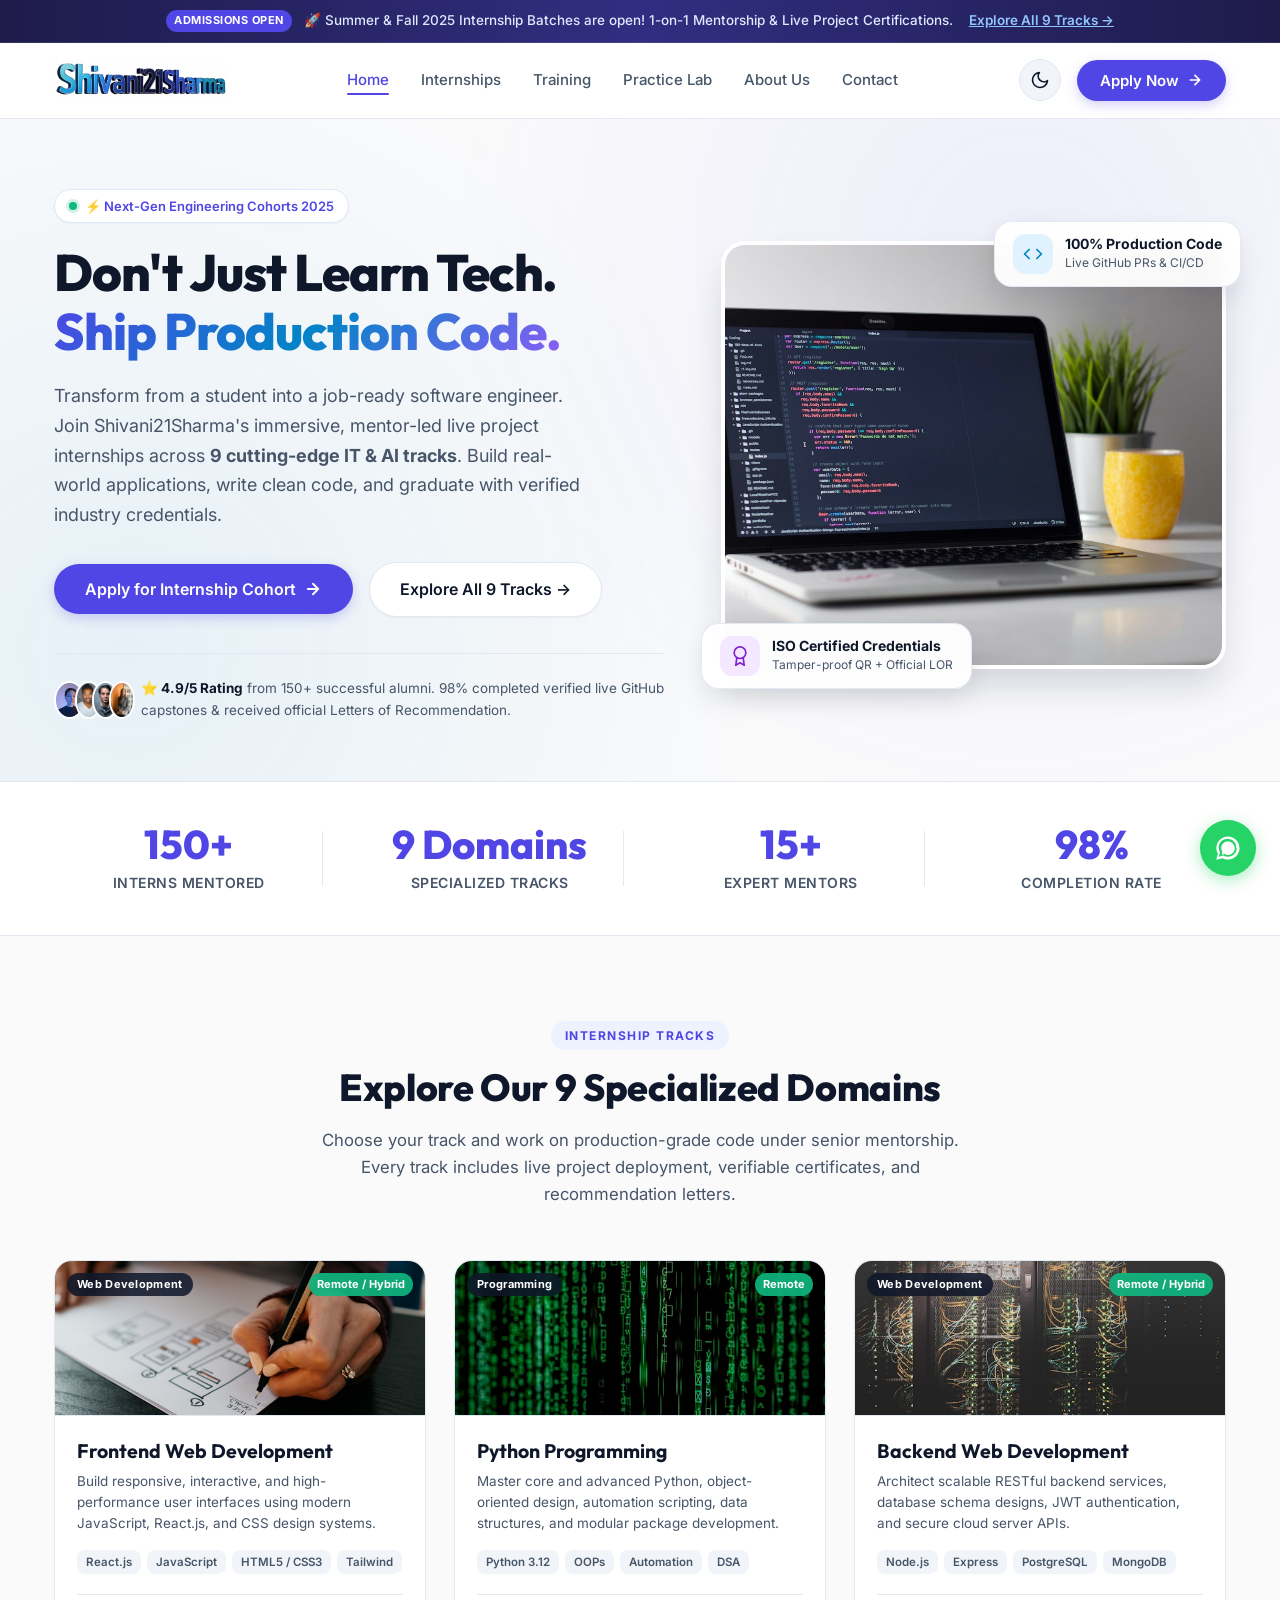
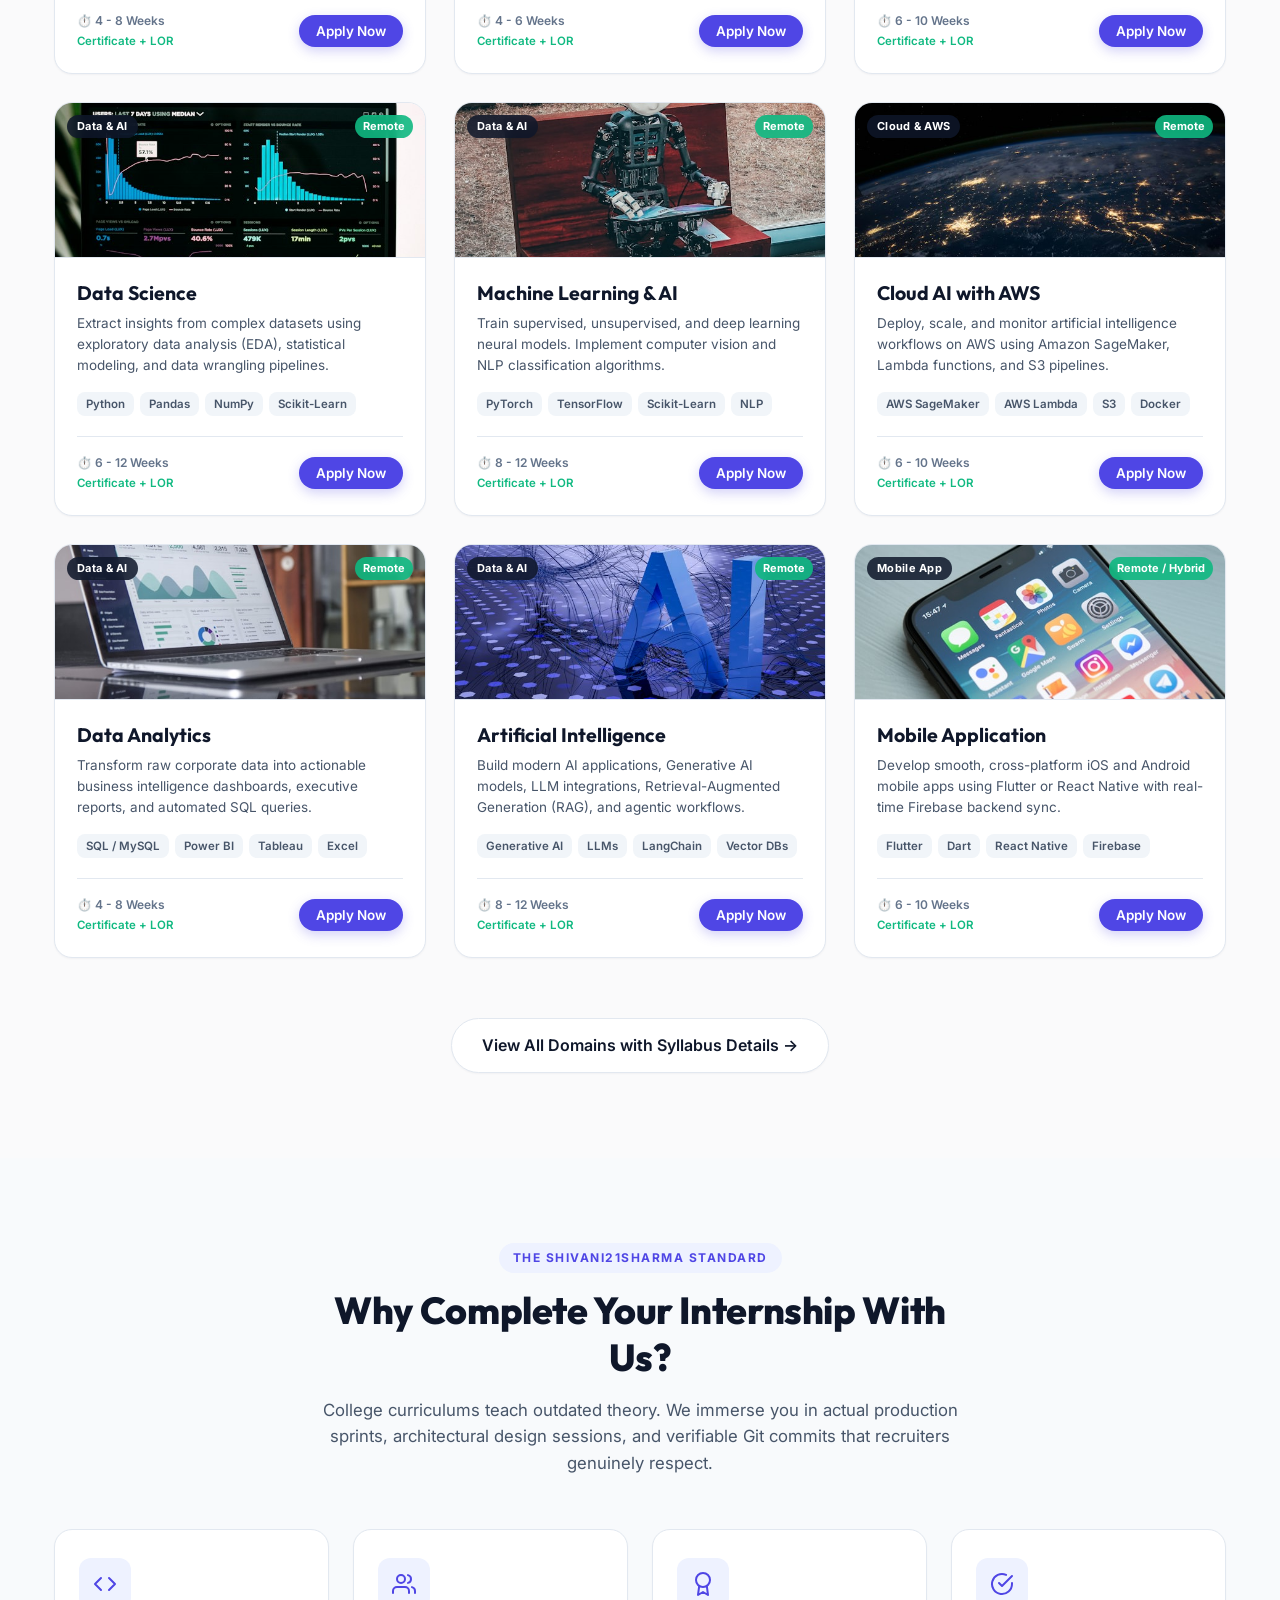
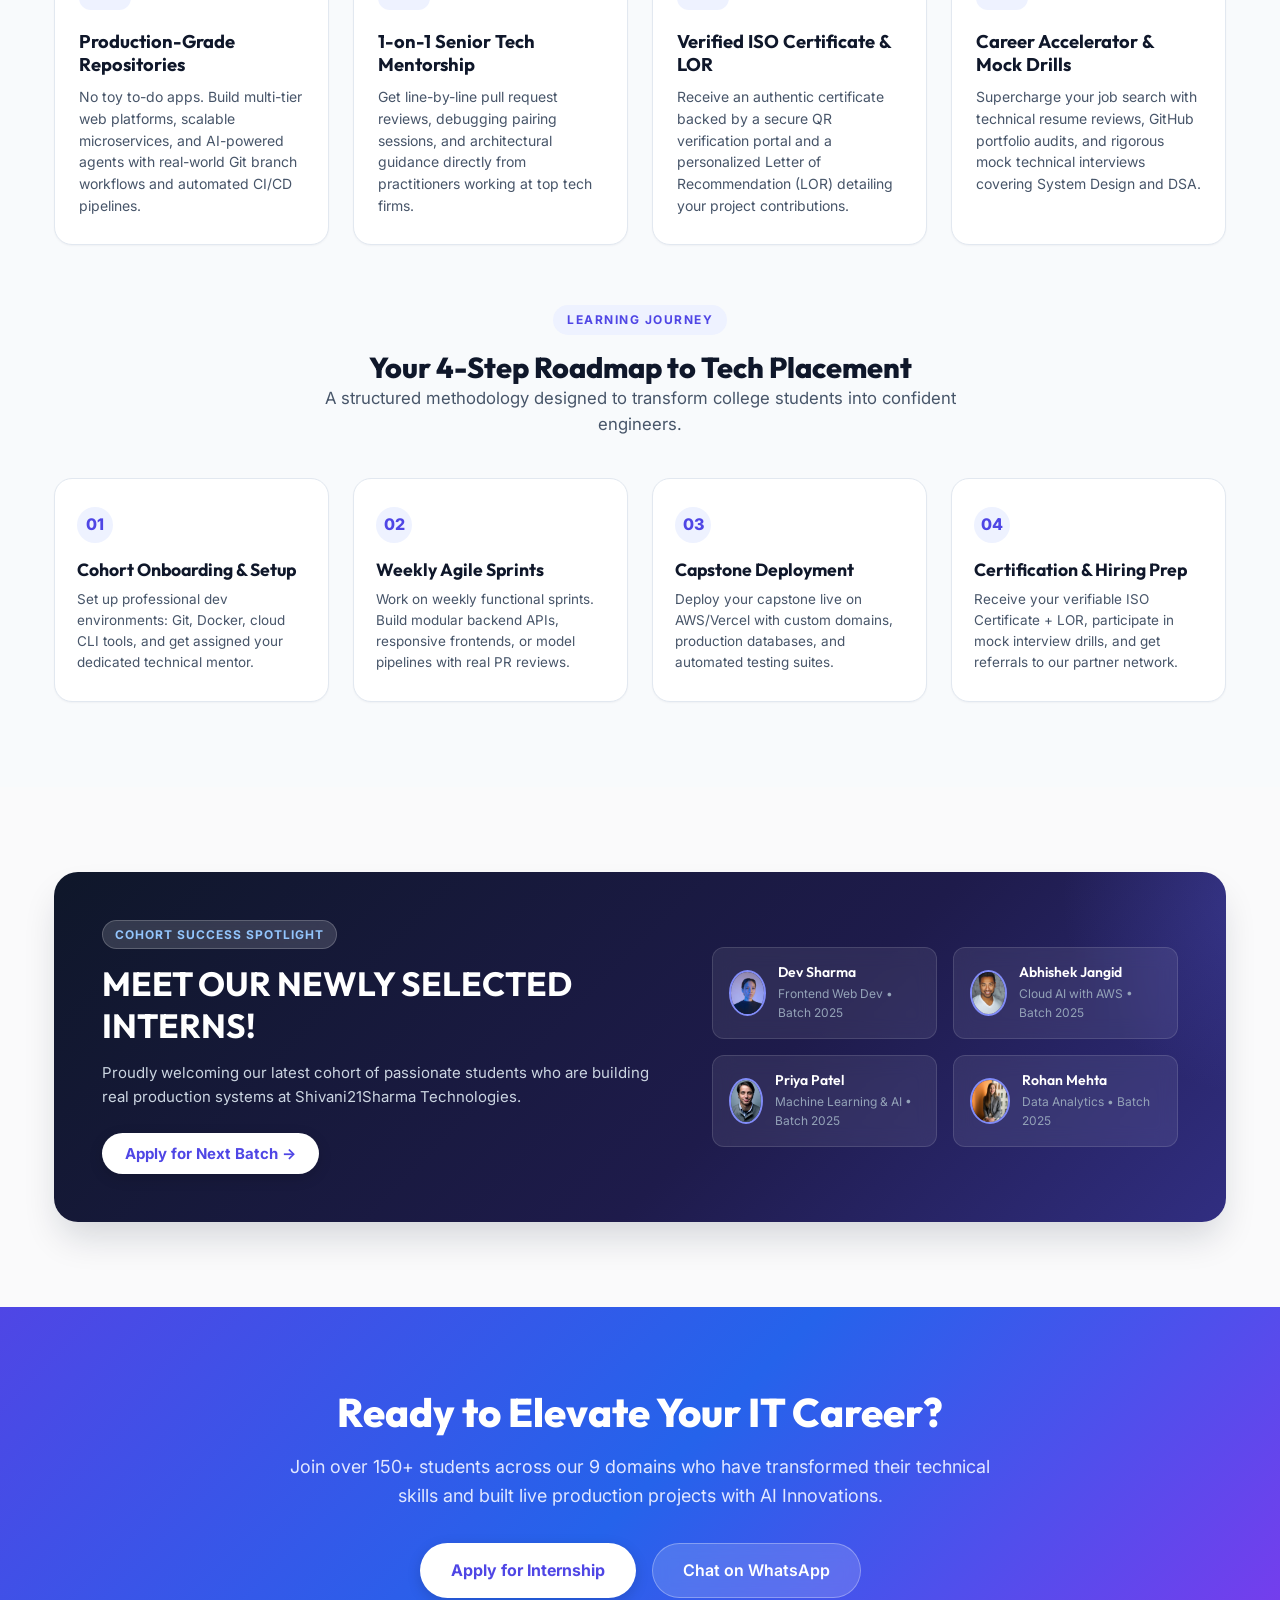
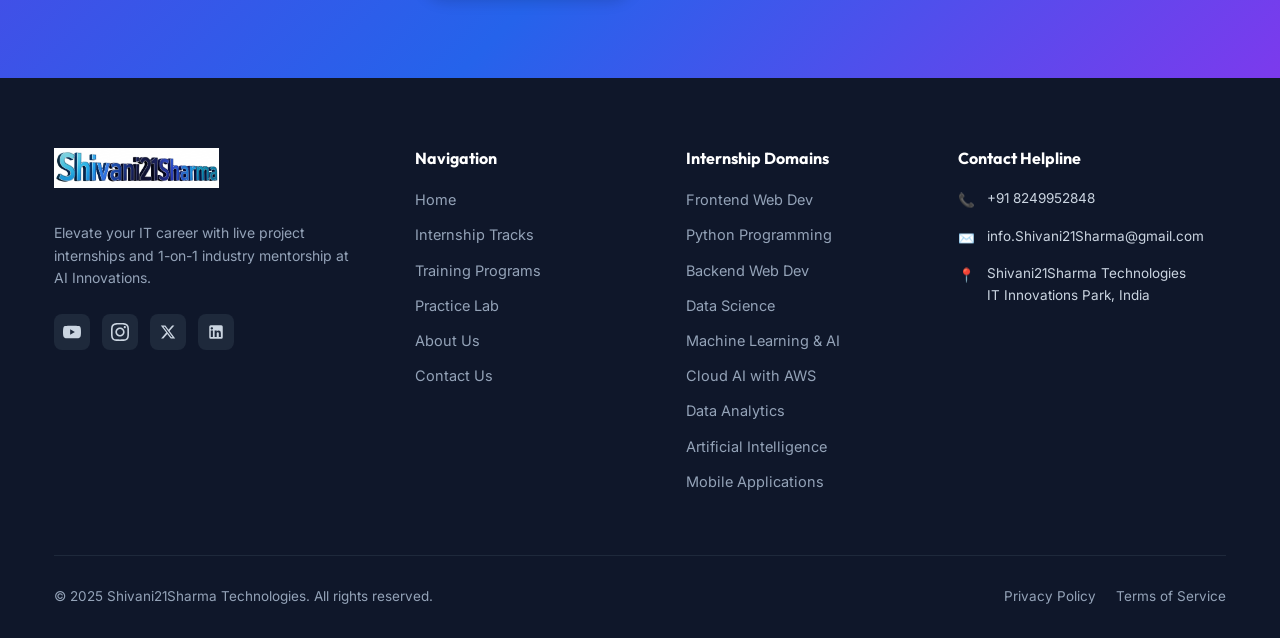
<file: index.html>
<!DOCTYPE html>
<html lang="en">

<head>
  <meta charset="UTF-8">
  <meta name="viewport" content="width=device-width, initial-scale=1.0">

  <!-- Primary SEO Tags -->
  <title>Shivani21Sharma Technologies | Live Project IT & AI Internships</title>
  <meta name="description"
    content="Elevate your IT career with live project internships in Frontend Web Development, Python, Backend, Data Science, Machine Learning, Cloud AI with AWS, Data Analytics, Artificial Intelligence, and Mobile Applications at Shivani21Sharma Technologies.">
  <meta name="keywords"
    content="IT internships, live project internship, web development, python, data science, machine learning, cloud AI AWS, data analytics, artificial intelligence, mobile app development">
  <meta name="author" content="Shivani21Sharma Technologies">

  <!-- Open Graph / Social Tags -->
  <meta property="og:type" content="website">
  <meta property="og:title" content="Shivani21Sharma Technologies | Live Project Internships">
  <meta property="og:description"
    content="Gain live project experience and 1-on-1 expert mentorship across 9 premier IT and AI domains.">
  <meta property="og:image" content="assets/hero-workspace.jpg">

  <!-- Favicon -->
  <link rel="icon" type="image/png" href="assets/favicon-96x96.png">
  <link rel="apple-touch-icon" href="assets/favicon-96x96.png">

  <!-- Google Fonts: Outfit & Inter -->
  <link rel="preconnect" href="https://fonts.googleapis.com">
  <link rel="preconnect" href="https://fonts.gstatic.com" crossorigin>
  <link
    href="https://fonts.googleapis.com/css2?family=Inter:wght@400;500;600;700&family=Outfit:wght@500;600;700;800&display=swap"
    rel="stylesheet">

  <!-- Main Stylesheet -->
  <link rel="stylesheet" href="css/index.css">

  <!-- Instant Theme Initializer -->
  <script>
    (function () {
      const saved = localStorage.getItem('theme');
      const prefersDark = window.matchMedia && window.matchMedia('(prefers-color-scheme: dark)').matches;
      document.documentElement.setAttribute('data-theme', saved ? saved : (prefersDark ? 'dark' : 'light'));
    })();
  </script>
</head>

<body>

  <!-- Top Announcement Bar -->
  <div class="top-bar">
    <div class="top-bar-content">
      <span class="top-bar-badge">Admissions Open</span>
      <span>🚀 Summer & Fall 2025 Internship Batches are open! 1-on-1 Mentorship & Live Project Certifications.</span>
      <a href="internships.html" class="top-bar-link">Explore All 9 Tracks &rarr;</a>
    </div>
  </div>

  <!-- Header Navigation -->
  <header class="header" id="header">
    <div class="container header-container">
      <a href="index.html" class="logo-wrapper" aria-label="Shivani21Sharma Technologies Home">
        <img src="assets/logo.png" alt="Shivani21Sharma Technologies Logo" class="logo-img logo-light">
        <img src="assets/logo-dark.png" alt="Shivani21Sharma Technologies Logo" class="logo-img logo-dark">
      </a>

      <nav>
        <ul class="nav-menu" id="navMenu">
          <li><a href="index.html" class="nav-link active">Home</a></li>
          <li><a href="internships.html" class="nav-link">Internships</a></li>
          <li><a href="training.html" class="nav-link">Training</a></li>
          <li><a href="practice-lab.html" class="nav-link">Practice Lab</a></li>
          <li><a href="about-us.html" class="nav-link">About Us</a></li>
          <li><a href="contact.html" class="nav-link">Contact</a></li>
        </ul>
      </nav>

      <div class="header-actions">
        <!-- Theme Toggle Button -->
        <button class="theme-toggle-btn" id="themeToggleBtn" aria-label="Toggle Dark/Light Mode" title="Toggle Theme">
          <svg class="theme-icon-sun" width="20" height="20" viewBox="0 0 24 24" fill="none" stroke="currentColor"
            stroke-width="2" stroke-linecap="round" stroke-linejoin="round">
            <circle cx="12" cy="12" r="5"></circle>
            <line x1="12" y1="1" x2="12" y2="3"></line>
            <line x1="12" y1="21" x2="12" y2="23"></line>
            <line x1="4.22" y1="4.22" x2="5.64" y2="5.64"></line>
            <line x1="18.36" y1="18.36" x2="19.78" y2="19.78"></line>
            <line x1="1" y1="12" x2="3" y2="12"></line>
            <line x1="21" y1="12" x2="23" y2="12"></line>
            <line x1="4.22" y1="19.78" x2="5.64" y2="18.36"></line>
            <line x1="18.36" y1="5.64" x2="19.78" y2="4.22"></line>
          </svg>
          <svg class="theme-icon-moon" width="20" height="20" viewBox="0 0 24 24" fill="none" stroke="currentColor"
            stroke-width="2" stroke-linecap="round" stroke-linejoin="round">
            <path d="M21 12.79A9 9 0 1 1 11.21 3 7 7 0 0 0 21 12.79z"></path>
          </svg>
        </button>

        <button class="btn btn-primary open-apply-modal" id="headerApplyBtn"
          onclick="window.open('https://docs.google.com/forms/d/1-qHkJL1YrfRR0wQc4IssovSOndR669w5ZWbCfiMf6zjQ/viewform', '_blank')">
          Apply Now
          <svg width="16" height="16" viewBox="0 0 24 24" fill="none" stroke="currentColor" stroke-width="2.5"
            stroke-linecap="round" stroke-linejoin="round">
            <path d="M5 12h14M12 5l7 7-7 7" />
          </svg>
        </button>

        <button class="mobile-toggle" id="mobileToggle" aria-label="Toggle navigation menu">
          <svg width="24" height="24" viewBox="0 0 24 24" fill="none" stroke="currentColor" stroke-width="2"
            stroke-linecap="round" stroke-linejoin="round">
            <line x1="3" y1="12" x2="21" y2="12" />
            <line x1="3" y1="6" x2="21" y2="6" />
            <line x1="3" y1="18" x2="21" y2="18" />
          </svg>
        </button>
      </div>
    </div>
  </header>

  <!-- Hero Section -->
  <section class="hero-section" id="home">
    <div class="container">
      <div class="hero-grid">
        <div class="hero-content">
          <div class="hero-pill">
            <span class="hero-pill-dot"></span>
            <span>⚡ Next-Gen Engineering Cohorts 2025</span>
          </div>

          <h1 class="hero-title">
            Don't Just Learn Tech. <span class="highlight">Ship Production Code.</span>
          </h1>

          <p class="hero-desc">
            Transform from a student into a job-ready software engineer. Join Shivani21Sharma's immersive, mentor-led
            live
            project internships across <strong>9 cutting-edge IT & AI tracks</strong>. Build real-world applications,
            write clean code, and graduate with verified industry credentials.
          </p>

          <div class="hero-buttons">
            <button class="btn btn-primary btn-lg open-apply-modal" data-domain="Frontend Web Development"
              onclick="window.open('https://docs.google.com/forms/d/1-qHkJL1YrfRR0wQc4IssovSOndR669w5ZWbCfiMf6zjQ/viewform', '_blank')">
              Apply for Internship Cohort
              <svg width="18" height="18" viewBox="0 0 24 24" fill="none" stroke="currentColor" stroke-width="2.5"
                stroke-linecap="round" stroke-linejoin="round">
                <path d="M5 12h14M12 5l7 7-7 7" />
              </svg>
            </button>
            <a href="internships.html" class="btn btn-secondary btn-lg">
              Explore All 9 Tracks &rarr;
            </a>
          </div>

          <div class="hero-trust">
            <div class="avatar-group">
              <img src="assets/student1.jpg" alt="Alumni Student 1">
              <img src="assets/student2.jpg" alt="Alumni Student 2">
              <img src="assets/student3.jpg" alt="Alumni Student 3">
              <img src="assets/student4.jpg" alt="Alumni Student 4">
            </div>
            <div class="trust-text">
              <strong>⭐ 4.9/5 Rating</strong> from 150+ successful alumni. 98% completed verified live GitHub capstones
              & received official Letters of Recommendation.
            </div>
          </div>
        </div>

        <div class="hero-visual">
          <div class="hero-image-card">
            <img src="assets/hero-workspace.jpg" alt="Developer coding on laptop with modern workspace">
          </div>

          <!-- Floating Badge Top -->
          <div class="floating-badge badge-top">
            <div class="badge-icon blue">
              <svg width="20" height="20" viewBox="0 0 24 24" fill="none" stroke="currentColor" stroke-width="2">
                <polyline points="16 18 22 12 16 6" />
                <polyline points="8 6 2 12 8 18" />
              </svg>
            </div>
            <div>
              <div class="badge-title">100% Production Code</div>
              <div class="badge-sub">Live GitHub PRs & CI/CD</div>
            </div>
          </div>

          <!-- Floating Badge Bottom -->
          <div class="floating-badge badge-bottom">
            <div class="badge-icon purple">
              <svg width="20" height="20" viewBox="0 0 24 24" fill="none" stroke="currentColor" stroke-width="2">
                <circle cx="12" cy="8" r="7" />
                <polyline points="8.21 13.89 7 23 12 20 17 23 15.79 13.88" />
              </svg>
            </div>
            <div>
              <div class="badge-title">ISO Certified Credentials</div>
              <div class="badge-sub">Tamper-proof QR + Official LOR</div>
            </div>
          </div>
        </div>
      </div>
    </div>
  </section>

  <!-- Stats Counter Bar -->
  <section class="stats-section">
    <div class="container">
      <div class="stats-grid">
        <div class="stat-item">
          <div class="stat-number" data-count="150" data-suffix="+">150+</div>
          <div class="stat-label">Interns Mentored</div>
        </div>
        <div class="stat-item">
          <div class="stat-number" data-count="9" data-suffix=" Domains">9 Domains</div>
          <div class="stat-label">Specialized Tracks</div>
        </div>
        <div class="stat-item">
          <div class="stat-number" data-count="15" data-suffix="+">15+</div>
          <div class="stat-label">Expert Mentors</div>
        </div>
        <div class="stat-item">
          <div class="stat-number" data-count="98" data-suffix="%">98%</div>
          <div class="stat-label">Completion Rate</div>
        </div>
      </div>
    </div>
  </section>

  <!-- Core 9 Internship Domains Grid (Short Frame Photos) -->
  <section class="section" id="domains">
    <div class="container">
      <div class="section-header">
        <span class="section-tag">Internship Tracks</span>
        <h2 class="section-title">Explore Our 9 Specialized Domains</h2>
        <p class="section-desc">
          Choose your track and work on production-grade code under senior mentorship. Every track includes live project
          deployment, verifiable certificates, and recommendation letters.
        </p>
      </div>

      <div class="internships-grid">

        <!-- 1. Frontend Web Development -->
        <div class="internship-card">
          <div class="short-frame-box">
            <img src="assets/frontend-dev.jpg" alt="Frontend Web Development" loading="lazy">
            <span class="category-tag">Web Development</span>
            <span class="mode-tag">Remote / Hybrid</span>
          </div>
          <div class="internship-card-body">
            <h3 class="internship-title">Frontend Web Development</h3>
            <p class="internship-desc">
              Build responsive, interactive, and high-performance user interfaces using modern JavaScript, React.js, and
              CSS design systems.
            </p>
            <div class="tech-tags">
              <span class="tech-tag">React.js</span>
              <span class="tech-tag">JavaScript</span>
              <span class="tech-tag">HTML5 / CSS3</span>
              <span class="tech-tag">Tailwind</span>
            </div>
            <div class="internship-card-footer">
              <div class="internship-duration-info">
                <span class="duration-text">⏱️ 4 - 8 Weeks</span>
                <span class="perk-text">Certificate + LOR</span>
              </div>
              <button class="btn btn-primary btn-sm open-apply-modal" data-domain="Frontend Web Development"
                onclick="window.open('https://docs.google.com/forms/d/1-qHkJL1YrfRR0wQc4IssovSOndR669w5ZWbCfiMf6zjQ/viewform', '_blank')">
                Apply Now
              </button>
            </div>
          </div>
        </div>

        <!-- 2. Python Programming -->
        <div class="internship-card">
          <div class="short-frame-box">
            <img src="assets/python-programming.jpg" alt="Python Programming" loading="lazy">
            <span class="category-tag">Programming</span>
            <span class="mode-tag">Remote</span>
          </div>
          <div class="internship-card-body">
            <h3 class="internship-title">Python Programming</h3>
            <p class="internship-desc">
              Master core and advanced Python, object-oriented design, automation scripting, data structures, and
              modular package development.
            </p>
            <div class="tech-tags">
              <span class="tech-tag">Python 3.12</span>
              <span class="tech-tag">OOPs</span>
              <span class="tech-tag">Automation</span>
              <span class="tech-tag">DSA</span>
            </div>
            <div class="internship-card-footer">
              <div class="internship-duration-info">
                <span class="duration-text">⏱️ 4 - 6 Weeks</span>
                <span class="perk-text">Certificate + LOR</span>
              </div>
              <button class="btn btn-primary btn-sm open-apply-modal" data-domain="Python Programming"
                onclick="window.open('https://docs.google.com/forms/d/1-qHkJL1YrfRR0wQc4IssovSOndR669w5ZWbCfiMf6zjQ/viewform', '_blank')">
                Apply Now
              </button>
            </div>
          </div>
        </div>

        <!-- 3. Backend Web Development -->
        <div class="internship-card">
          <div class="short-frame-box">
            <img src="assets/backend-dev.jpg" alt="Backend Web Development" loading="lazy">
            <span class="category-tag">Web Development</span>
            <span class="mode-tag">Remote / Hybrid</span>
          </div>
          <div class="internship-card-body">
            <h3 class="internship-title">Backend Web Development</h3>
            <p class="internship-desc">
              Architect scalable RESTful backend services, database schema designs, JWT authentication, and secure cloud
              server APIs.
            </p>
            <div class="tech-tags">
              <span class="tech-tag">Node.js</span>
              <span class="tech-tag">Express</span>
              <span class="tech-tag">PostgreSQL</span>
              <span class="tech-tag">MongoDB</span>
            </div>
            <div class="internship-card-footer">
              <div class="internship-duration-info">
                <span class="duration-text">⏱️ 6 - 10 Weeks</span>
                <span class="perk-text">Certificate + LOR</span>
              </div>
              <button class="btn btn-primary btn-sm open-apply-modal" data-domain="Backend Web Development"
                onclick="window.open('https://docs.google.com/forms/d/1-qHkJL1YrfRR0wQc4IssovSOndR669w5ZWbCfiMf6zjQ/viewform', '_blank')">
                Apply Now
              </button>
            </div>
          </div>
        </div>

        <!-- 4. Data Science -->
        <div class="internship-card">
          <div class="short-frame-box">
            <img src="assets/data-science-domain.jpg" alt="Data Science" loading="lazy">
            <span class="category-tag">Data & AI</span>
            <span class="mode-tag">Remote</span>
          </div>
          <div class="internship-card-body">
            <h3 class="internship-title">Data Science</h3>
            <p class="internship-desc">
              Extract insights from complex datasets using exploratory data analysis (EDA), statistical modeling, and
              data wrangling pipelines.
            </p>
            <div class="tech-tags">
              <span class="tech-tag">Python</span>
              <span class="tech-tag">Pandas</span>
              <span class="tech-tag">NumPy</span>
              <span class="tech-tag">Scikit-Learn</span>
            </div>
            <div class="internship-card-footer">
              <div class="internship-duration-info">
                <span class="duration-text">⏱️ 6 - 12 Weeks</span>
                <span class="perk-text">Certificate + LOR</span>
              </div>
              <button class="btn btn-primary btn-sm open-apply-modal" data-domain="Data Science"
                onclick="window.open('https://docs.google.com/forms/d/1-qHkJL1YrfRR0wQc4IssovSOndR669w5ZWbCfiMf6zjQ/viewform', '_blank')">
                Apply Now
              </button>
            </div>
          </div>
        </div>

        <!-- 5. Machine Learning & AI -->
        <div class="internship-card">
          <div class="short-frame-box">
            <img src="assets/ml-ai.jpg" alt="Machine Learning & AI" loading="lazy">
            <span class="category-tag">Data & AI</span>
            <span class="mode-tag">Remote</span>
          </div>
          <div class="internship-card-body">
            <h3 class="internship-title">Machine Learning & AI</h3>
            <p class="internship-desc">
              Train supervised, unsupervised, and deep learning neural models. Implement computer vision and NLP
              classification algorithms.
            </p>
            <div class="tech-tags">
              <span class="tech-tag">PyTorch</span>
              <span class="tech-tag">TensorFlow</span>
              <span class="tech-tag">Scikit-Learn</span>
              <span class="tech-tag">NLP</span>
            </div>
            <div class="internship-card-footer">
              <div class="internship-duration-info">
                <span class="duration-text">⏱️ 8 - 12 Weeks</span>
                <span class="perk-text">Certificate + LOR</span>
              </div>
              <button class="btn btn-primary btn-sm open-apply-modal" data-domain="Machine Learning & AI"
                onclick="window.open('https://docs.google.com/forms/d/1-qHkJL1YrfRR0wQc4IssovSOndR669w5ZWbCfiMf6zjQ/viewform', '_blank')">
                Apply Now
              </button>
            </div>
          </div>
        </div>

        <!-- 6. Cloud AI with AWS -->
        <div class="internship-card">
          <div class="short-frame-box">
            <img src="assets/cloud-aws.jpg" alt="Cloud AI with AWS" loading="lazy">
            <span class="category-tag">Cloud & AWS</span>
            <span class="mode-tag">Remote</span>
          </div>
          <div class="internship-card-body">
            <h3 class="internship-title">Cloud AI with AWS</h3>
            <p class="internship-desc">
              Deploy, scale, and monitor artificial intelligence workflows on AWS using Amazon SageMaker, Lambda
              functions, and S3 pipelines.
            </p>
            <div class="tech-tags">
              <span class="tech-tag">AWS SageMaker</span>
              <span class="tech-tag">AWS Lambda</span>
              <span class="tech-tag">S3</span>
              <span class="tech-tag">Docker</span>
            </div>
            <div class="internship-card-footer">
              <div class="internship-duration-info">
                <span class="duration-text">⏱️ 6 - 10 Weeks</span>
                <span class="perk-text">Certificate + LOR</span>
              </div>
              <button class="btn btn-primary btn-sm open-apply-modal" data-domain="Cloud AI with AWS"
                onclick="window.open('https://docs.google.com/forms/d/1-qHkJL1YrfRR0wQc4IssovSOndR669w5ZWbCfiMf6zjQ/viewform', '_blank')">
                Apply Now
              </button>
            </div>
          </div>
        </div>

        <!-- 7. Data Analytics -->
        <div class="internship-card">
          <div class="short-frame-box">
            <img src="assets/data-analytics.jpg" alt="Data Analytics" loading="lazy">
            <span class="category-tag">Data & AI</span>
            <span class="mode-tag">Remote</span>
          </div>
          <div class="internship-card-body">
            <h3 class="internship-title">Data Analytics</h3>
            <p class="internship-desc">
              Transform raw corporate data into actionable business intelligence dashboards, executive reports, and
              automated SQL queries.
            </p>
            <div class="tech-tags">
              <span class="tech-tag">SQL / MySQL</span>
              <span class="tech-tag">Power BI</span>
              <span class="tech-tag">Tableau</span>
              <span class="tech-tag">Excel</span>
            </div>
            <div class="internship-card-footer">
              <div class="internship-duration-info">
                <span class="duration-text">⏱️ 4 - 8 Weeks</span>
                <span class="perk-text">Certificate + LOR</span>
              </div>
              <button class="btn btn-primary btn-sm open-apply-modal" data-domain="Data Analytics"
                onclick="window.open('https://docs.google.com/forms/d/1-qHkJL1YrfRR0wQc4IssovSOndR669w5ZWbCfiMf6zjQ/viewform', '_blank')">
                Apply Now
              </button>
            </div>
          </div>
        </div>

        <!-- 8. Artificial Intelligence -->
        <div class="internship-card">
          <div class="short-frame-box">
            <img src="assets/ai-core.jpg" alt="Artificial Intelligence" loading="lazy">
            <span class="category-tag">Data & AI</span>
            <span class="mode-tag">Remote</span>
          </div>
          <div class="internship-card-body">
            <h3 class="internship-title">Artificial Intelligence</h3>
            <p class="internship-desc">
              Build modern AI applications, Generative AI models, LLM integrations, Retrieval-Augmented Generation
              (RAG), and agentic workflows.
            </p>
            <div class="tech-tags">
              <span class="tech-tag">Generative AI</span>
              <span class="tech-tag">LLMs</span>
              <span class="tech-tag">LangChain</span>
              <span class="tech-tag">Vector DBs</span>
            </div>
            <div class="internship-card-footer">
              <div class="internship-duration-info">
                <span class="duration-text">⏱️ 8 - 12 Weeks</span>
                <span class="perk-text">Certificate + LOR</span>
              </div>
              <button class="btn btn-primary btn-sm open-apply-modal" data-domain="Artificial Intelligence"
                onclick="window.open('https://docs.google.com/forms/d/1-qHkJL1YrfRR0wQc4IssovSOndR669w5ZWbCfiMf6zjQ/viewform', '_blank')">
                Apply Now
              </button>
            </div>
          </div>
        </div>

        <!-- 9. Mobile Application -->
        <div class="internship-card">
          <div class="short-frame-box">
            <img src="assets/mobile-app.jpg" alt="Mobile Application" loading="lazy">
            <span class="category-tag">Mobile App</span>
            <span class="mode-tag">Remote / Hybrid</span>
          </div>
          <div class="internship-card-body">
            <h3 class="internship-title">Mobile Application</h3>
            <p class="internship-desc">
              Develop smooth, cross-platform iOS and Android mobile apps using Flutter or React Native with real-time
              Firebase backend sync.
            </p>
            <div class="tech-tags">
              <span class="tech-tag">Flutter</span>
              <span class="tech-tag">Dart</span>
              <span class="tech-tag">React Native</span>
              <span class="tech-tag">Firebase</span>
            </div>
            <div class="internship-card-footer">
              <div class="internship-duration-info">
                <span class="duration-text">⏱️ 6 - 10 Weeks</span>
                <span class="perk-text">Certificate + LOR</span>
              </div>
              <button class="btn btn-primary btn-sm open-apply-modal" data-domain="Mobile Application"
                onclick="window.open('https://docs.google.com/forms/d/1-qHkJL1YrfRR0wQc4IssovSOndR669w5ZWbCfiMf6zjQ/viewform', '_blank')">
                Apply Now
              </button>
            </div>
          </div>
        </div>

      </div>

      <div style="text-align: center; margin-top: 10px;">
        <a href="internships.html" class="btn btn-secondary btn-lg">
          View All Domains with Syllabus Details &rarr;
        </a>
      </div>
    </div>
  </section>

  <!-- Why Choose Us Features Grid -->
  <section class="section section-subtle" id="why-us">
    <div class="container">
      <div class="section-header">
        <span class="section-tag">The Shivani21Sharma Standard</span>
        <h2 class="section-title">Why Complete Your Internship With Us?</h2>
        <p class="section-desc">
          College curriculums teach outdated theory. We immerse you in actual production sprints, architectural design
          sessions, and verifiable Git commits that recruiters genuinely respect.
        </p>
      </div>

      <div class="features-grid">
        <div class="feature-card">
          <div class="feature-icon-wrapper">
            <svg width="24" height="24" viewBox="0 0 24 24" fill="none" stroke="currentColor" stroke-width="2"
              stroke-linecap="round" stroke-linejoin="round">
              <polyline points="16 18 22 12 16 6" />
              <polyline points="8 6 2 12 8 18" />
            </svg>
          </div>
          <h4>Production-Grade Repositories</h4>
          <p>No toy to-do apps. Build multi-tier web platforms, scalable microservices, and AI-powered agents with
            real-world Git branch workflows and automated CI/CD pipelines.</p>
        </div>

        <div class="feature-card">
          <div class="feature-icon-wrapper">
            <svg width="24" height="24" viewBox="0 0 24 24" fill="none" stroke="currentColor" stroke-width="2"
              stroke-linecap="round" stroke-linejoin="round">
              <path d="M17 21v-2a4 4 0 0 0-4-4H5a4 4 0 0 0-4 4v2" />
              <circle cx="9" cy="7" r="4" />
              <path d="M23 21v-2a4 4 0 0 0-3-3.87" />
              <path d="M16 3.13a4 4 0 0 1 0 7.75" />
            </svg>
          </div>
          <h4>1-on-1 Senior Tech Mentorship</h4>
          <p>Get line-by-line pull request reviews, debugging pairing sessions, and architectural guidance directly from
            practitioners working at top tech firms.</p>
        </div>

        <div class="feature-card">
          <div class="feature-icon-wrapper">
            <svg width="24" height="24" viewBox="0 0 24 24" fill="none" stroke="currentColor" stroke-width="2"
              stroke-linecap="round" stroke-linejoin="round">
              <circle cx="12" cy="8" r="7" />
              <polyline points="8.21 13.89 7 23 12 20 17 23 15.79 13.88" />
            </svg>
          </div>
          <h4>Verified ISO Certificate & LOR</h4>
          <p>Receive an authentic certificate backed by a secure QR verification portal and a personalized Letter of
            Recommendation (LOR) detailing your project contributions.</p>
        </div>

        <div class="feature-card">
          <div class="feature-icon-wrapper">
            <svg width="24" height="24" viewBox="0 0 24 24" fill="none" stroke="currentColor" stroke-width="2"
              stroke-linecap="round" stroke-linejoin="round">
              <path d="M22 11.08V12a10 10 0 1 1-5.93-9.14" />
              <polyline points="22 4 12 14.01 9 11.01" />
            </svg>
          </div>
          <h4>Career Accelerator & Mock Drills</h4>
          <p>Supercharge your job search with technical resume reviews, GitHub portfolio audits, and rigorous mock
            technical interviews covering System Design and DSA.</p>
        </div>
      </div>

      <!-- 4-Step Engineering Roadmap -->
      <div style="margin-top: 60px;">
        <div class="section-header" style="margin-bottom: 24px;">
          <span class="section-tag">Learning Journey</span>
          <h3 style="font-size: 1.8rem; font-weight: 800; color: var(--text-main);">Your 4-Step Roadmap to Tech
            Placement</h3>
          <p class="section-desc">A structured methodology designed to transform college students into confident
            engineers.</p>
        </div>

        <div class="process-grid">
          <div class="process-step-card">
            <div class="step-number">01</div>
            <h4>Cohort Onboarding & Setup</h4>
            <p>Set up professional dev environments: Git, Docker, cloud CLI tools, and get assigned your dedicated
              technical mentor.</p>
          </div>

          <div class="process-step-card">
            <div class="step-number">02</div>
            <h4>Weekly Agile Sprints</h4>
            <p>Work on weekly functional sprints. Build modular backend APIs, responsive frontends, or model pipelines
              with real PR reviews.</p>
          </div>

          <div class="process-step-card">
            <div class="step-number">03</div>
            <h4>Capstone Deployment</h4>
            <p>Deploy your capstone live on AWS/Vercel with custom domains, production databases, and automated testing
              suites.</p>
          </div>

          <div class="process-step-card">
            <div class="step-number">04</div>
            <h4>Certification & Hiring Prep</h4>
            <p>Receive your verifiable ISO Certificate + LOR, participate in mock interview drills, and get referrals to
              our partner network.</p>
          </div>
        </div>
      </div>
    </div>
  </section>

  <!-- Selected Candidates Spotlight -->
  <section class="section">
    <div class="container">
      <div class="spotlight-banner">
        <div>
          <span class="spotlight-badge">Cohort Success Spotlight</span>
          <h2 class="spotlight-title">MEET OUR NEWLY SELECTED INTERNS!</h2>
          <p class="spotlight-desc">
            Proudly welcoming our latest cohort of passionate students who are building real production systems at
            Shivani21Sharma Technologies.
          </p>
          <button class="btn btn-white open-apply-modal" data-domain="General Internship Application"
            onclick="window.open('https://docs.google.com/forms/d/1-qHkJL1YrfRR0wQc4IssovSOndR669w5ZWbCfiMf6zjQ/viewform', '_blank')">
            Apply for Next Batch &rarr;
          </button>
        </div>

        <div class="spotlight-grid">
          <div class="spotlight-student-card">
            <img src="assets/student1.jpg" alt="Intern Dev Sharma">
            <div class="student-meta">
              <h5>Dev Sharma</h5>
              <span>Frontend Web Dev • Batch 2025</span>
            </div>
          </div>

          <div class="spotlight-student-card">
            <img src="assets/student2.jpg" alt="Intern Abhishek Jangid">
            <div class="student-meta">
              <h5>Abhishek Jangid</h5>
              <span>Cloud AI with AWS • Batch 2025</span>
            </div>
          </div>

          <div class="spotlight-student-card">
            <img src="assets/student3.jpg" alt="Intern Priya Patel">
            <div class="student-meta">
              <h5>Priya Patel</h5>
              <span>Machine Learning & AI • Batch 2025</span>
            </div>
          </div>

          <div class="spotlight-student-card">
            <img src="assets/student4.jpg" alt="Intern Rohan Mehta">
            <div class="student-meta">
              <h5>Rohan Mehta</h5>
              <span>Data Analytics • Batch 2025</span>
            </div>
          </div>
        </div>
      </div>
    </div>
  </section>

  <!-- Call To Action Section -->
  <section class="cta-section">
    <div class="container">
      <div class="cta-box">
        <h2 class="cta-title">Ready to Elevate Your IT Career?</h2>
        <p class="cta-desc">
          Join over 150+ students across our 9 domains who have transformed their technical skills and built live
          production projects with AI Innovations.
        </p>
        <div class="cta-actions">
          <button class="btn btn-white btn-lg open-apply-modal" data-domain="General Internship Application"
            onclick="window.open('https://docs.google.com/forms/d/1-qHkJL1YrfRR0wQc4IssovSOndR669w5ZWbCfiMf6zjQ/viewform', '_blank')">
            Apply for Internship
          </button>
          <a href="https://wa.me/918249952848" target="_blank" rel="noopener noreferrer" class="btn btn-glass btn-lg">
            Chat on WhatsApp
          </a>
        </div>
      </div>
    </div>
  </section>

  <!-- Clean Footer -->
  <footer class="footer">
    <div class="container">
      <div class="footer-grid">
        <!-- Col 1: Brand -->
        <div class="footer-brand">
          <div class="footer-logo-wrap">
            <img src="assets/logo-dark.png" alt="Shivani21Sharma Technologies Logo" class="logo-img">
          </div>
          <p>
            Elevate your IT career with live project internships and 1-on-1 industry mentorship at AI Innovations.
          </p>
          <div class="social-links">
            <a href="https://www.youtube.com/@Shivani21Sharma" target="_blank" rel="noopener" class="social-icon"
              aria-label="YouTube">
              <svg width="18" height="18" viewBox="0 0 24 24" fill="currentColor">
                <path
                  d="M23.498 6.186a3.016 3.016 0 0 0-2.122-2.136C19.505 3.545 12 3.545 12 3.545s-7.505 0-9.377.505A3.017 3.017 0 0 0 .502 6.186C0 8.07 0 12 0 12s0 3.93.502 5.814a3.016 3.016 0 0 0 2.122 2.136c1.871.505 9.376.505 9.376.505s7.505 0 9.377-.505a3.015 3.015 0 0 0 2.122-2.136C24 15.93 24 12 24 12s0-3.93-.502-5.814zM9.545 15.568V8.432L15.818 12l-6.273 3.568z" />
              </svg>
            </a>
            <a href="https://www.instagram.com/Shivani21Sharma/" target="_blank" rel="noopener" class="social-icon"
              aria-label="Instagram">
              <svg width="18" height="18" viewBox="0 0 24 24" fill="currentColor">
                <path
                  d="M12 2.163c3.204 0 3.584.012 4.85.07 3.252.148 4.771 1.691 4.919 4.919.058 1.265.069 1.645.069 4.849 0 3.205-.012 3.584-.069 4.849-.149 3.225-1.664 4.771-4.919 4.919-1.266.058-1.644.07-4.85.07-3.204 0-3.584-.012-4.849-.07-3.26-.149-4.771-1.699-4.919-4.92-.058-1.265-.07-1.644-.07-4.849 0-3.204.013-3.583.07-4.849.149-3.227 1.664-4.771 4.919-4.919 1.266-.057 1.645-.069 4.849-.069zm0-2.163c-3.259 0-3.667.014-4.947.072-4.358.2-6.78 2.618-6.98 6.98-.059 1.281-.073 1.689-.073 4.948 0 3.259.014 3.668.072 4.948.2 4.358 2.618 6.78 6.98 6.98 1.281.058 1.689.072 4.948.072 3.259 0 3.668-.014 4.948-.072 4.354-.2 6.782-2.618 6.979-6.98.059-1.28.073-1.689.073-4.948 0-3.259-.014-3.667-.072-4.947-.196-4.354-2.617-6.78-6.979-6.98-1.281-.059-1.69-.073-4.949-.073zm0 5.838c-3.403 0-6.162 2.759-6.162 6.162s2.759 6.163 6.162 6.163 6.162-2.759 6.162-6.163c0-3.403-2.759-6.162-6.162-6.162zm0 10.162c-2.209 0-4-1.79-4-4 0-2.209 1.791-4 4-4s4 1.791 4 4c0 2.21-1.791 4-4 4zm6.406-11.845c-.796 0-1.441.645-1.441 1.44s.645 1.44 1.441 1.44c.795 0 1.439-.645 1.439-1.44s-.644-1.44-1.439-1.44z" />
              </svg>
            </a>
            <a href="https://x.com/Shivani21Sharma" target="_blank" rel="noopener" class="social-icon"
              aria-label="X / Twitter">
              <svg width="16" height="16" viewBox="0 0 24 24" fill="currentColor">
                <path
                  d="M18.244 2.25h3.308l-7.227 8.26 8.502 11.24H16.17l-5.214-6.817L4.99 21.75H1.68l7.73-8.835L1.254 2.25H8.08l4.713 6.231zm-1.161 17.52h1.833L7.084 4.126H5.117z" />
              </svg>
            </a>
            <a href="https://www.linkedin.com/company/Shivani21Sharma" target="_blank" rel="noopener"
              class="social-icon" aria-label="LinkedIn">
              <svg width="18" height="18" viewBox="0 0 24 24" fill="currentColor">
                <path
                  d="M19 3a2 2 0 0 1 2 2v14a2 2 0 0 1-2 2H5a2 2 0 0 1-2-2V5a2 2 0 0 1 2-2h14m-.5 15.5v-5.3a3.26 3.26 0 0 0-3.26-3.26c-.85 0-1.84.52-2.28 1.3v-1.11h-2.79v8.37h2.79v-4.93c0-.77.62-1.4 1.39-1.4a1.4 1.4 0 0 1 1.4 1.4v4.93h2.75M6.46 8.76c.9 0 1.63-.73 1.63-1.63s-.73-1.63-1.63-1.63c-.9 0-1.63.73-1.63 1.63s.73 1.63 1.63 1.63m1.4 9.74v-8.37H5.06v8.37h2.8z" />
              </svg>
            </a>
          </div>
        </div>

        <!-- Col 2: Navigation -->
        <div class="footer-col">
          <h4>Navigation</h4>
          <ul class="footer-links">
            <li><a href="index.html">Home</a></li>
            <li><a href="internships.html">Internship Tracks</a></li>
            <li><a href="training.html">Training Programs</a></li>
            <li><a href="practice-lab.html">Practice Lab</a></li>
            <li><a href="about-us.html">About Us</a></li>
            <li><a href="contact.html">Contact Us</a></li>
          </ul>
        </div>

        <!-- Col 3: Domains -->
        <div class="footer-col">
          <h4>Internship Domains</h4>
          <ul class="footer-links">
            <li><a href="internships.html">Frontend Web Dev</a></li>
            <li><a href="internships.html">Python Programming</a></li>
            <li><a href="internships.html">Backend Web Dev</a></li>
            <li><a href="internships.html">Data Science</a></li>
            <li><a href="internships.html">Machine Learning & AI</a></li>
            <li><a href="internships.html">Cloud AI with AWS</a></li>
            <li><a href="internships.html">Data Analytics</a></li>
            <li><a href="internships.html">Artificial Intelligence</a></li>
            <li><a href="internships.html">Mobile Applications</a></li>
          </ul>
        </div>

        <!-- Col 4: Contact Info -->
        <div class="footer-col">
          <h4>Contact Helpline</h4>
          <ul class="contact-info-list">
            <li>
              <span class="contact-icon">📞</span>
              <span>+91 8249952848</span>
            </li>
            <li>
              <span class="contact-icon">✉️</span>
              <span>info.Shivani21Sharma@gmail.com</span>
            </li>
            <li>
              <span class="contact-icon">📍</span>
              <span>Shivani21Sharma Technologies<br>IT Innovations Park, India</span>
            </li>
          </ul>
        </div>
      </div>

      <div class="footer-bottom">
        <div>
          © 2025 Shivani21Sharma Technologies. All rights reserved.
        </div>
        <div class="footer-bottom-links">
          <a href="#">Privacy Policy</a>
          <a href="#">Terms of Service</a>
        </div>
      </div>
    </div>
  </footer>

  <!-- Floating WhatsApp Widget -->
  <div class="whatsapp-widget">
    <div class="whatsapp-tooltip">Chat with Admissions</div>
    <a href="https://wa.me/918249952848?text=Hello%2C%20I%20want%20to%20know%20more%20about%20Shivani21Sharma%20internships."
      target="_blank" rel="noopener noreferrer" class="whatsapp-btn" aria-label="Contact via WhatsApp">
      <svg width="28" height="28" viewBox="0 0 24 24" fill="currentColor">
        <path
          d="M12.031 6.172c-3.181 0-5.767 2.586-5.768 5.766-.001 1.298.38 2.27 1.019 3.287l-.711 2.598 2.664-.698c.97.53 1.961.815 2.796.815 3.183 0 5.768-2.587 5.769-5.766.001-3.182-2.585-5.768-5.769-5.768zm7.421 5.828c-.002 4.148-3.376 7.521-7.523 7.521-.004 0-.007 0-.011 0-1.309 0-2.593-.353-3.714-1.021l-4.137 1.085 1.105-4.035c-.736-1.168-1.125-2.52-1.125-3.914.002-4.148 3.376-7.521 7.524-7.521 4.146 0 7.52 3.373 7.521 7.521zm2.399-.001c-.003-5.467-4.449-9.914-9.92-9.914-5.47 0-9.916 4.447-9.919 9.914-.002 1.748.457 3.456 1.328 4.965l-1.41 5.151 5.272-1.382c1.458.796 3.104 1.216 4.78 1.216h.004c5.469 0 9.916-4.446 9.918-9.914z" />
      </svg>
    </a>
  </div>

  <!-- Interactive Application Modal -->
  <div class="modal-overlay" id="applicationModal" role="dialog" aria-modal="true" aria-labelledby="modalTitle">
    <div class="modal-content">
      <button class="modal-close-btn" id="closeModalBtn" aria-label="Close dialog">&times;</button>

      <div class="modal-header">
        <span class="section-tag">Direct Application</span>
        <h3 id="modalTitle"
          onclick="window.open('https://docs.google.com/forms/d/1-qHkJL1YrfRR0wQc4IssovSOndR669w5ZWbCfiMf6zjQ/viewform', '_blank')">
          Apply for Internship Program</h3>
        <p>Fill out the form below to receive syllabus details, cohort dates, and mentor allocation.</p>
      </div>

      <form id="applyForm">
        <div class="form-group">
          <label class="form-label" for="applicantName">Full Name *</label>
          <input type="text" id="applicantName" class="form-input" placeholder="e.g. Rahul Sharma" required>
        </div>

        <div class="form-row">
          <div class="form-group">
            <label class="form-label" for="applicantEmail">Email Address *</label>
            <input type="email" id="applicantEmail" class="form-input" placeholder="rahul@example.com" required>
          </div>
          <div class="form-group">
            <label class="form-label" for="applicantPhone">Phone / WhatsApp *</label>
            <input type="tel" id="applicantPhone" class="form-input" placeholder="+91 98765 43210" required>
          </div>
        </div>

        <div class="form-group">
          <label class="form-label" for="modalDomainSelect">Select Internship Track *</label>
          <select id="modalDomainSelect" class="form-select" required>
            <option value="Frontend Web Development">Frontend Web Development</option>
            <option value="Python Programming">Python Programming</option>
            <option value="Backend Web Development">Backend Web Development</option>
            <option value="Data Science">Data Science</option>
            <option value="Machine Learning & AI">Machine Learning & AI</option>
            <option value="Cloud AI with AWS">Cloud AI with AWS</option>
            <option value="Data Analytics">Data Analytics</option>
            <option value="Artificial Intelligence">Artificial Intelligence</option>
            <option value="Mobile Application">Mobile Application Development</option>
            <option value="General Internship Application">General Inquiry / Guidance</option>
          </select>
        </div>

        <div class="form-group">
          <label class="form-label" for="applicantCollege">College / Year / Background</label>
          <input type="text" id="applicantCollege" class="form-input"
            placeholder="e.g. 3rd Year B.Tech / BCA / Fresh Graduate">
        </div>

        <div class="form-group">
          <label class="form-label" for="applicantNotes">Learning Goals / Availability</label>
          <textarea id="applicantNotes" class="form-textarea" rows="3"
            placeholder="Tell us about your learning goals or project timeline..."></textarea>
        </div>

        <button type="submit" class="btn btn-primary btn-lg" style="width: 100%;">
          Submit Application
        </button>
      </form>
    </div>
  </div>

  <!-- Toast Notification -->
  <div class="toast" id="toastNotification" role="alert">
    <svg width="20" height="20" viewBox="0 0 24 24" fill="none" stroke="currentColor" stroke-width="2.5">
      <path d="M20 6L9 17l-5-5" />
    </svg>
    <span class="toast-text">Application submitted successfully!</span>
  </div>

  <!-- Main JavaScript File -->
  <script src="js/main.js"></script>
</body>

</html>
</file>
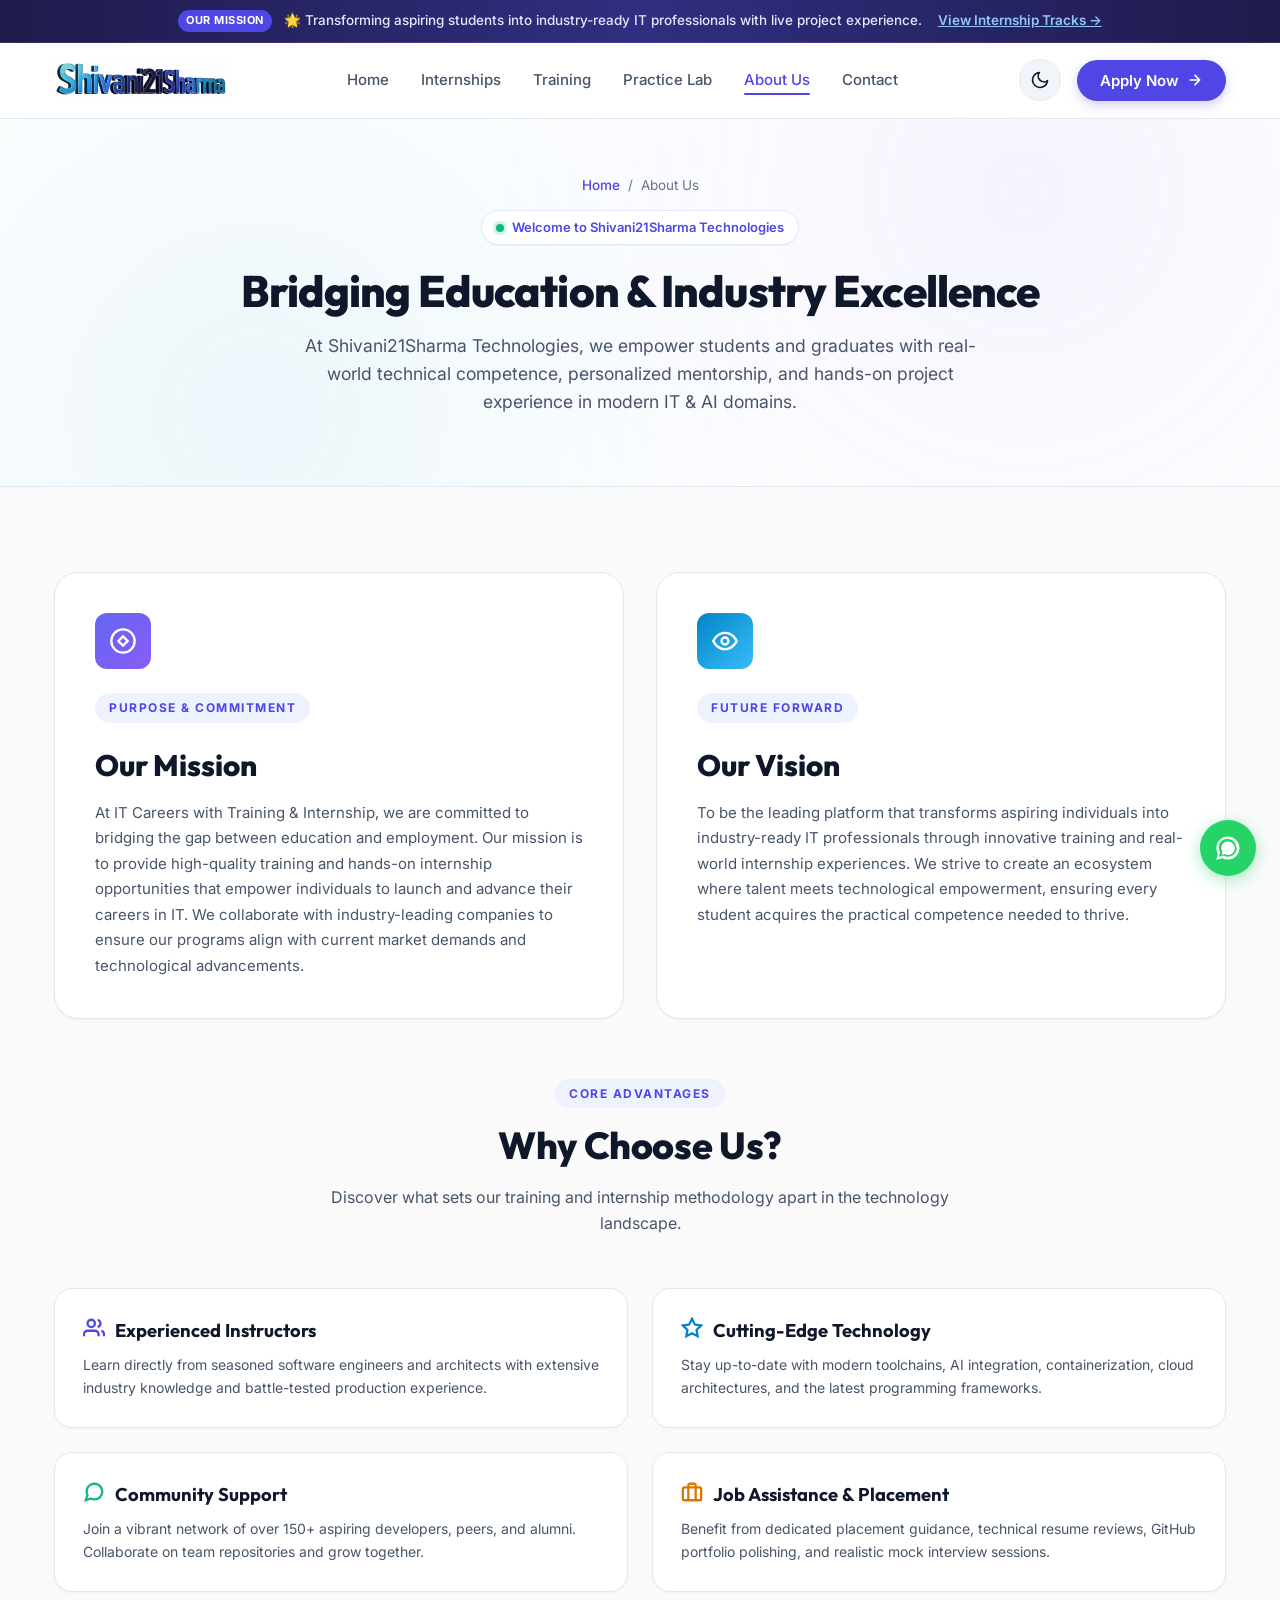
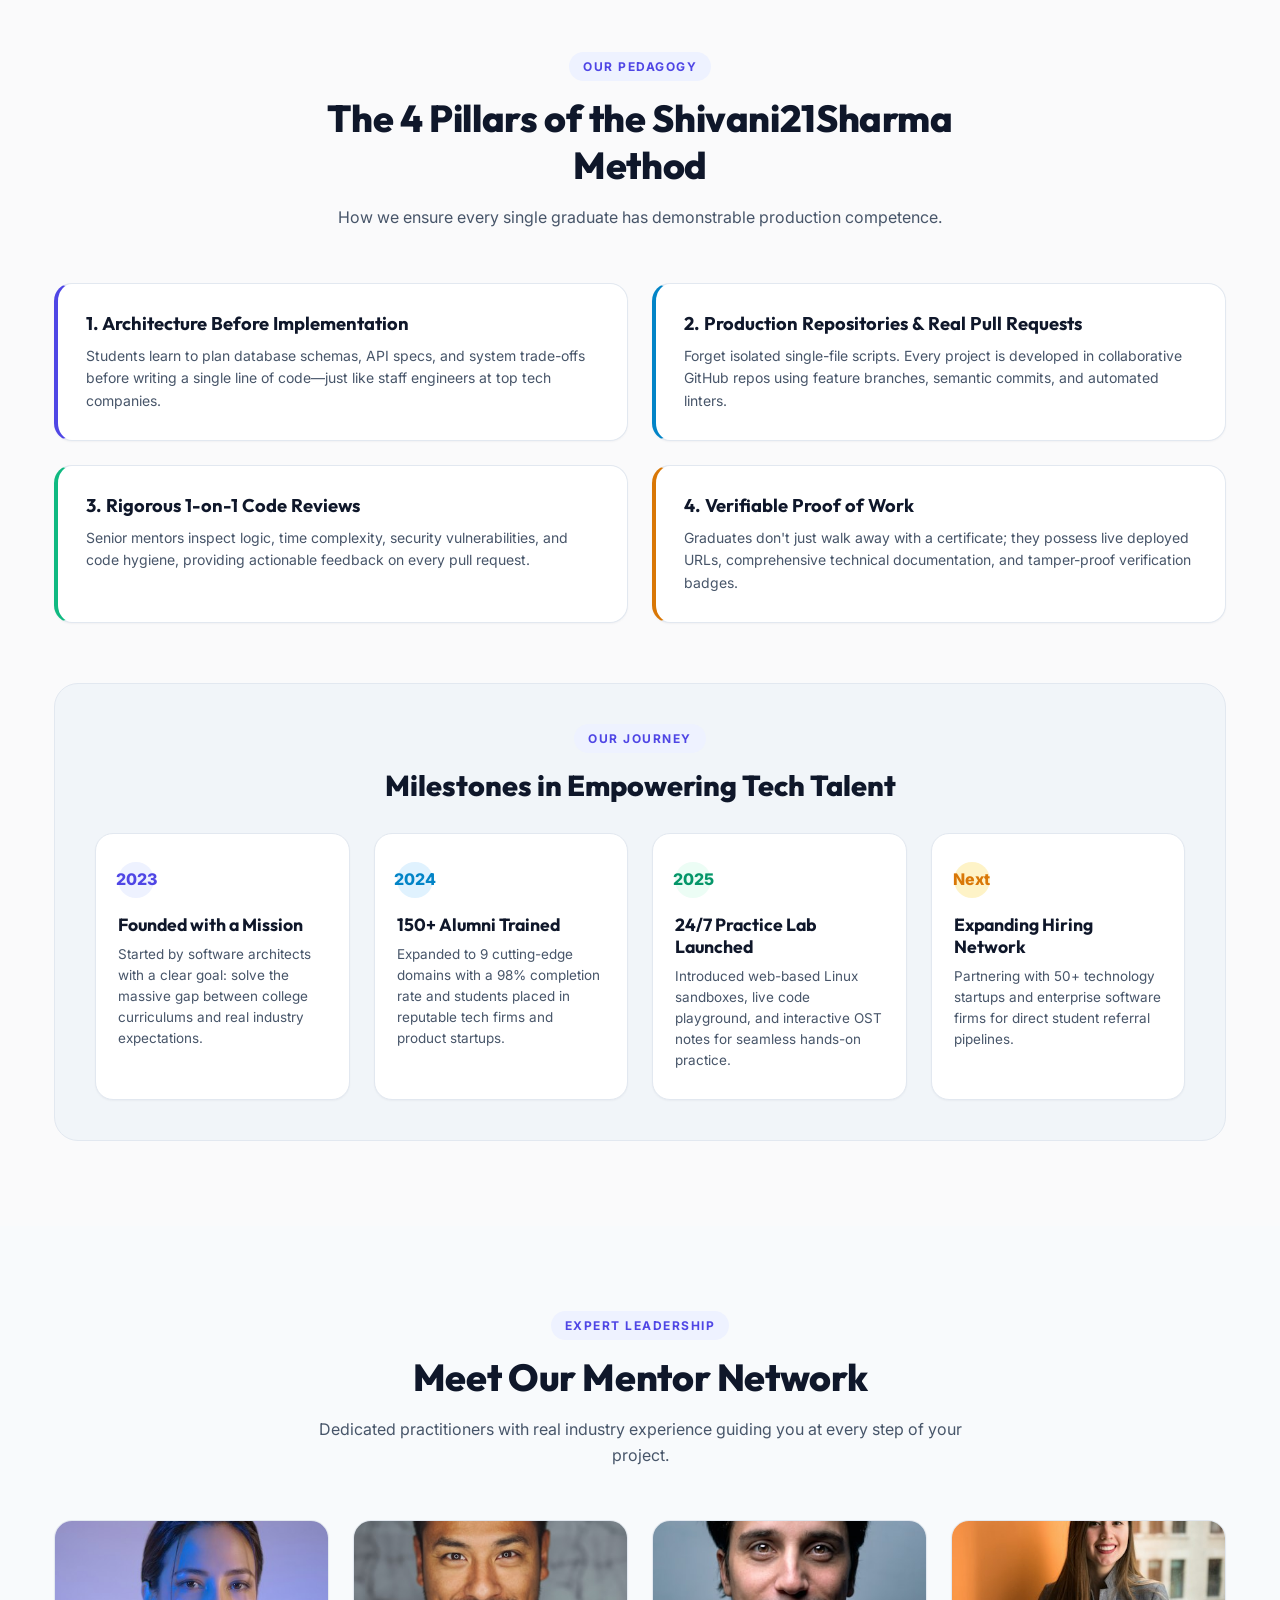
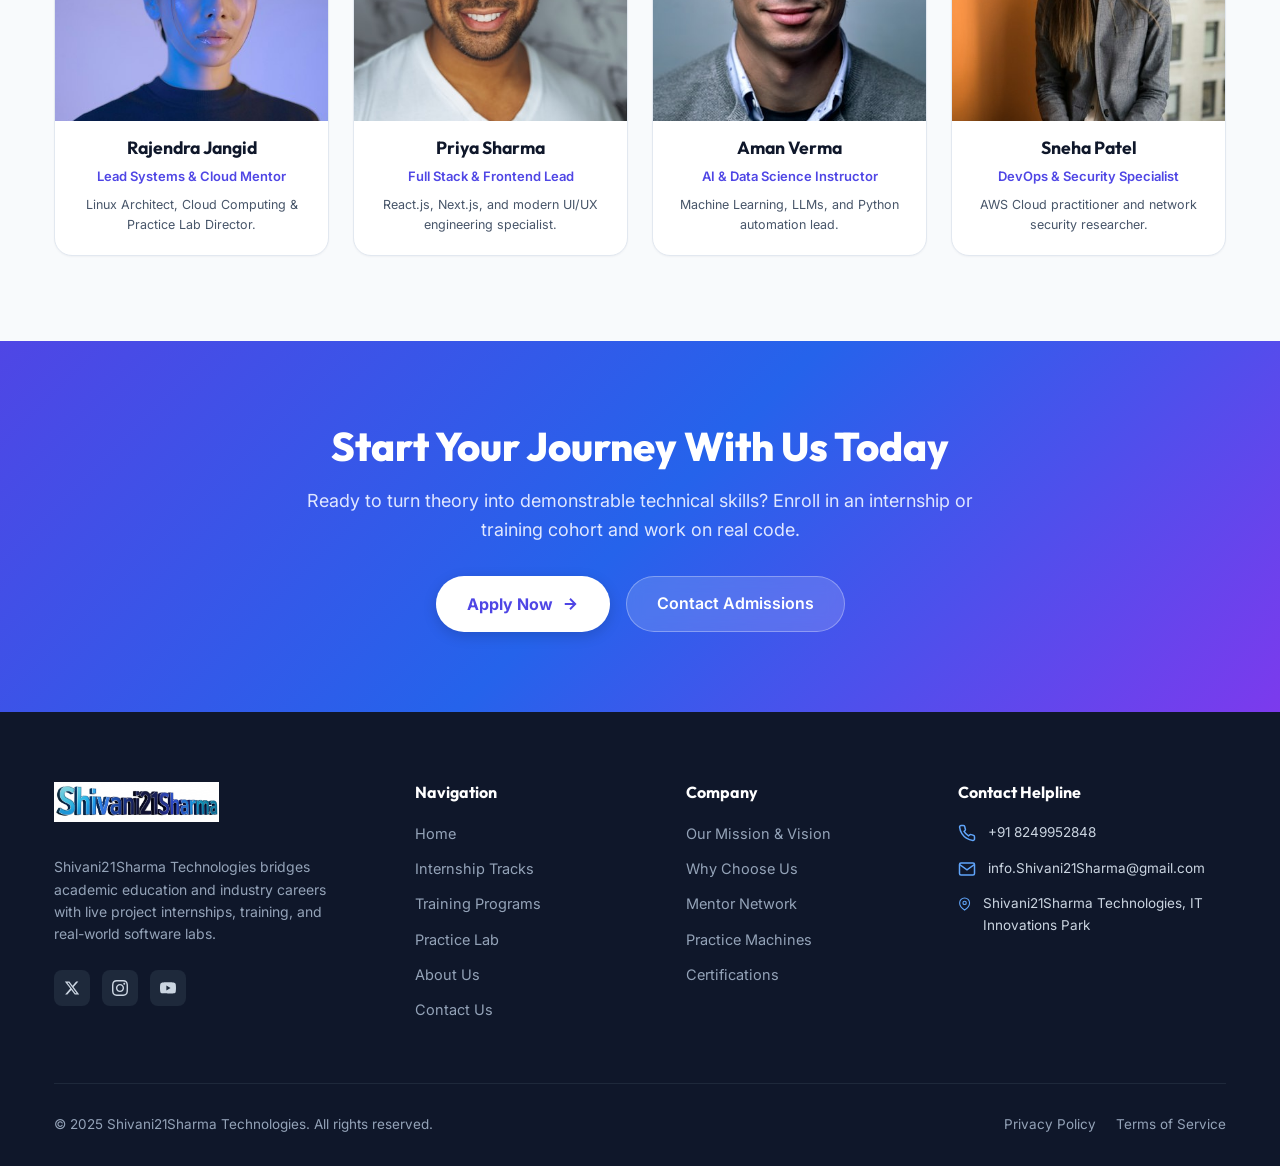
<file: about-us.html>
<!DOCTYPE html>
<html lang="en">

<head>
  <meta charset="UTF-8">
  <meta name="viewport" content="width=device-width, initial-scale=1.0">

  <!-- Primary SEO Tags -->
  <title>About Us | Shivani21Sharma Technologies</title>
  <meta name="description"
    content="Discover Shivani21Sharma Technologies - bridging the gap between education and employment with high-quality IT training, live project internships, and expert mentorship.">
  <meta name="keywords"
    content="About Shivani21Sharma, IT education mission, live project training, IT mentorship, tech careers">
  <meta name="author" content="Shivani21Sharma Technologies">

  <!-- Open Graph / Social Tags -->
  <meta property="og:type" content="website">
  <meta property="og:title" content="About Us | Shivani21Sharma Technologies">
  <meta property="og:description"
    content="Empowering the next generation of IT & AI professionals through real-world live project internships and mentorship.">
  <meta property="og:image" content="assets/hero-workspace.jpg">

  <!-- Favicon -->
  <link rel="icon" type="image/png" href="assets/favicon-96x96.png">
  <link rel="apple-touch-icon" href="assets/favicon-96x96.png">

  <!-- Google Fonts: Outfit & Inter -->
  <link rel="preconnect" href="https://fonts.googleapis.com">
  <link rel="preconnect" href="https://fonts.gstatic.com" crossorigin>
  <link
    href="https://fonts.googleapis.com/css2?family=Inter:wght@400;500;600;700&family=Outfit:wght@500;600;700;800&display=swap"
    rel="stylesheet">

  <!-- Main Stylesheet -->
  <link rel="stylesheet" href="css/index.css">

  <!-- Instant Theme Initializer -->
  <script>
    (function () {
      const saved = localStorage.getItem('theme');
      const prefersDark = window.matchMedia && window.matchMedia('(prefers-color-scheme: dark)').matches;
      document.documentElement.setAttribute('data-theme', saved ? saved : (prefersDark ? 'dark' : 'light'));
    })();
  </script>
</head>

<body>

  <!-- Top Announcement Bar -->
  <div class="top-bar">
    <div class="top-bar-content">
      <span class="top-bar-badge">Our Mission</span>
      <span>🌟 Transforming aspiring students into industry-ready IT professionals with live project experience.</span>
      <a href="internships.html" class="top-bar-link">View Internship Tracks &rarr;</a>
    </div>
  </div>

  <!-- Header Navigation -->
  <header class="header" id="header">
    <div class="container header-container">
      <a href="index.html" class="logo-wrapper" aria-label="Shivani21Sharma Technologies Home">
        <img src="assets/logo.png" alt="Shivani21Sharma Technologies Logo" class="logo-img logo-light">
        <img src="assets/logo-dark.png" alt="Shivani21Sharma Technologies Logo" class="logo-img logo-dark">
      </a>

      <nav>
        <ul class="nav-menu" id="navMenu">
          <li><a href="index.html" class="nav-link">Home</a></li>
          <li><a href="internships.html" class="nav-link">Internships</a></li>
          <li><a href="training.html" class="nav-link">Training</a></li>
          <li><a href="practice-lab.html" class="nav-link">Practice Lab</a></li>
          <li><a href="about-us.html" class="nav-link active">About Us</a></li>
          <li><a href="contact.html" class="nav-link">Contact</a></li>
        </ul>
      </nav>

      <div class="header-actions">
        <!-- Theme Toggle Button -->
        <button class="theme-toggle-btn" id="themeToggleBtn" aria-label="Toggle Dark/Light Mode" title="Toggle Theme">
          <svg class="theme-icon-sun" width="20" height="20" viewBox="0 0 24 24" fill="none" stroke="currentColor"
            stroke-width="2" stroke-linecap="round" stroke-linejoin="round">
            <circle cx="12" cy="12" r="5"></circle>
            <line x1="12" y1="1" x2="12" y2="3"></line>
            <line x1="12" y1="21" x2="12" y2="23"></line>
            <line x1="4.22" y1="4.22" x2="5.64" y2="5.64"></line>
            <line x1="18.36" y1="18.36" x2="19.78" y2="19.78"></line>
            <line x1="1" y1="12" x2="3" y2="12"></line>
            <line x1="21" y1="12" x2="23" y2="12"></line>
            <line x1="4.22" y1="19.78" x2="5.64" y2="18.36"></line>
            <line x1="18.36" y1="5.64" x2="19.78" y2="4.22"></line>
          </svg>
          <svg class="theme-icon-moon" width="20" height="20" viewBox="0 0 24 24" fill="none" stroke="currentColor"
            stroke-width="2" stroke-linecap="round" stroke-linejoin="round">
            <path d="M21 12.79A9 9 0 1 1 11.21 3 7 7 0 0 0 21 12.79z"></path>
          </svg>
        </button>

        <button class="btn btn-primary open-apply-modal" id="headerApplyBtn"
          onclick="window.open('https://docs.google.com/forms/d/1-qHkJL1YrfRR0wQc4IssovSOndR669w5ZWbCfiMf6zjQ/viewform', '_blank')">
          Apply Now
          <svg width="16" height="16" viewBox="0 0 24 24" fill="none" stroke="currentColor" stroke-width="2.5"
            stroke-linecap="round" stroke-linejoin="round">
            <path d="M5 12h14M12 5l7 7-7 7" />
          </svg>
        </button>

        <button class="mobile-toggle" id="mobileToggle" aria-label="Toggle navigation menu">
          <svg width="24" height="24" viewBox="0 0 24 24" fill="none" stroke="currentColor" stroke-width="2"
            stroke-linecap="round" stroke-linejoin="round">
            <line x1="3" y1="12" x2="21" y2="12" />
            <line x1="3" y1="6" x2="21" y2="6" />
            <line x1="3" y1="18" x2="21" y2="18" />
          </svg>
        </button>
      </div>
    </div>
  </header>

  <!-- Page Hero Section -->
  <section class="page-hero">
    <div class="container">
      <div class="breadcrumb">
        <a href="index.html">Home</a>
        <span>/</span>
        <span>About Us</span>
      </div>
      <div class="hero-pill" style="margin: 0 auto 18px; display: inline-flex;">
        <span class="hero-pill-dot"></span>
        <span>Welcome to Shivani21Sharma Technologies</span>
      </div>
      <h1 class="page-hero-title">
        Bridging Education & <span class="highlight">Industry Excellence</span>
      </h1>
      <p class="page-hero-desc">
        At Shivani21Sharma Technologies, we empower students and graduates with real-world technical competence,
        personalized mentorship, and hands-on project experience in modern IT & AI domains.
      </p>
    </div>
  </section>

  <!-- Mission & Vision Section -->
  <section class="section">
    <div class="container">
      <div class="about-mission-vision-grid">
        <!-- Mission Card -->
        <div class="mission-card">
          <div class="card-icon-badge badge-purple">
            <svg width="28" height="28" viewBox="0 0 24 24" fill="none" stroke="currentColor" stroke-width="2">
              <circle cx="12" cy="12" r="10" />
              <polygon points="12 8 8 12 12 16 16 12 12 8" />
            </svg>
          </div>
          <span class="section-tag">Purpose & Commitment</span>
          <h2 style="font-size: 1.85rem; font-weight: 800; margin: 10px 0 16px; color: var(--text-main);">Our Mission
          </h2>
          <p style="font-size: 15px; color: var(--text-muted); line-height: 1.7;">
            At IT Careers with Training & Internship, we are committed to bridging the gap between education and
            employment. Our mission is to provide high-quality training and hands-on internship opportunities that
            empower individuals to launch and advance their careers in IT. We collaborate with industry-leading
            companies to ensure our programs align with current market demands and technological advancements.
          </p>
        </div>

        <!-- Vision Card -->
        <div class="vision-card">
          <div class="card-icon-badge badge-blue">
            <svg width="28" height="28" viewBox="0 0 24 24" fill="none" stroke="currentColor" stroke-width="2">
              <path d="M2 12s3-7 10-7 10 7 10 7-3 7-10 7-10-7-10-7Z" />
              <circle cx="12" cy="12" r="3" />
            </svg>
          </div>
          <span class="section-tag">Future Forward</span>
          <h2 style="font-size: 1.85rem; font-weight: 800; margin: 10px 0 16px; color: var(--text-main);">Our Vision
          </h2>
          <p style="font-size: 15px; color: var(--text-muted); line-height: 1.7;">
            To be the leading platform that transforms aspiring individuals into industry-ready IT professionals through
            innovative training and real-world internship experiences. We strive to create an ecosystem where talent
            meets technological empowerment, ensuring every student acquires the practical competence needed to thrive.
          </p>
        </div>
      </div>

      <!-- Why Choose Us Grid (From Shivani21Sharma.com) -->
      <div class="section-header" style="margin-top: 50px;">
        <span class="section-tag">Core Advantages</span>
        <h2 class="section-title">Why Choose Us?</h2>
        <p class="section-subtitle">
          Discover what sets our training and internship methodology apart in the technology landscape.
        </p>
      </div>

      <div class="why-choose-list">
        <!-- Reason 1 -->
        <div class="why-choose-item">
          <h4>
            <span style="color:#4F46E5;">
              <svg width="22" height="22" viewBox="0 0 24 24" fill="none" stroke="currentColor" stroke-width="2.5">
                <path d="M17 21v-2a4 4 0 0 0-4-4H5a4 4 0 0 0-4 4v2" />
                <circle cx="9" cy="7" r="4" />
                <path d="M23 21v-2a4 4 0 0 0-3-3.87" />
                <path d="M16 3.13a4 4 0 0 1 0 7.75" />
              </svg>
            </span>
            Experienced Instructors
          </h4>
          <p>
            Learn directly from seasoned software engineers and architects with extensive industry knowledge and
            battle-tested production experience.
          </p>
        </div>

        <!-- Reason 2 -->
        <div class="why-choose-item">
          <h4>
            <span style="color:#0284C7;">
              <svg width="22" height="22" viewBox="0 0 24 24" fill="none" stroke="currentColor" stroke-width="2.5">
                <polygon
                  points="12 2 15.09 8.26 22 9.27 17 14.14 18.18 21.02 12 17.77 5.82 21.02 7 14.14 2 9.27 8.91 8.26 12 2" />
              </svg>
            </span>
            Cutting-Edge Technology
          </h4>
          <p>
            Stay up-to-date with modern toolchains, AI integration, containerization, cloud architectures, and the
            latest programming frameworks.
          </p>
        </div>

        <!-- Reason 3 -->
        <div class="why-choose-item">
          <h4>
            <span style="color:#10B981;">
              <svg width="22" height="22" viewBox="0 0 24 24" fill="none" stroke="currentColor" stroke-width="2.5">
                <path
                  d="M21 11.5a8.38 8.38 0 0 1-.9 3.8 8.5 8.5 0 0 1-7.6 4.7 8.38 8.38 0 0 1-3.8-.9L3 21l1.9-5.7a8.38 8.38 0 0 1-.9-3.8 8.5 8.5 0 0 1 4.7-7.6 8.38 8.38 0 0 1 3.8-.9h.5a8.48 8.48 0 0 1 8 8v.5z" />
              </svg>
            </span>
            Community Support
          </h4>
          <p>
            Join a vibrant network of over 150+ aspiring developers, peers, and alumni. Collaborate on team repositories
            and grow together.
          </p>
        </div>

        <!-- Reason 4 -->
        <div class="why-choose-item">
          <h4>
            <span style="color:#D97706;">
              <svg width="22" height="22" viewBox="0 0 24 24" fill="none" stroke="currentColor" stroke-width="2.5">
                <rect x="2" y="7" width="20" height="14" rx="2" ry="2" />
                <path d="M16 21V5a2 2 0 0 0-2-2h-4a2 2 0 0 0-2 2v16" />
              </svg>
            </span>
            Job Assistance & Placement
          </h4>
          <p>
            Benefit from dedicated placement guidance, technical resume reviews, GitHub portfolio polishing, and
            realistic mock interview sessions.
          </p>
        </div>
      </div>

      <!-- 4 Pillars of Engineering Education -->
      <div style="margin-top: 60px;">
        <div class="section-header">
          <span class="section-tag">Our Pedagogy</span>
          <h2 class="section-title">The 4 Pillars of the Shivani21Sharma Method</h2>
          <p class="section-subtitle">How we ensure every single graduate has demonstrable production competence.</p>
        </div>

        <div class="why-choose-list" style="margin-top: 24px;">
          <div class="why-choose-item" style="border-left: 4px solid var(--primary);">
            <h4>1. Architecture Before Implementation</h4>
            <p>Students learn to plan database schemas, API specs, and system trade-offs before writing a single line of
              code—just like staff engineers at top tech companies.</p>
          </div>
          <div class="why-choose-item" style="border-left: 4px solid #0284C7;">
            <h4>2. Production Repositories & Real Pull Requests</h4>
            <p>Forget isolated single-file scripts. Every project is developed in collaborative GitHub repos using
              feature branches, semantic commits, and automated linters.</p>
          </div>
          <div class="why-choose-item" style="border-left: 4px solid #10B981;">
            <h4>3. Rigorous 1-on-1 Code Reviews</h4>
            <p>Senior mentors inspect logic, time complexity, security vulnerabilities, and code hygiene, providing
              actionable feedback on every pull request.</p>
          </div>
          <div class="why-choose-item" style="border-left: 4px solid #D97706;">
            <h4>4. Verifiable Proof of Work</h4>
            <p>Graduates don't just walk away with a certificate; they possess live deployed URLs, comprehensive
              technical documentation, and tamper-proof verification badges.</p>
          </div>
        </div>
      </div>

      <!-- Growth Story & Milestones -->
      <div
        style="margin-top: 60px; background: var(--bg-subtle); border-radius: var(--radius-xl); padding: 40px; border: 1px solid var(--border-color);">
        <div class="section-header" style="margin-bottom: 30px;">
          <span class="section-tag">Our Journey</span>
          <h3 style="font-size: 1.8rem; font-weight: 800; color: var(--text-main);">Milestones in Empowering Tech Talent
          </h3>
        </div>

        <div class="process-grid" style="margin-top: 0;">
          <div class="process-step-card">
            <div class="step-number" style="background:#EEF2FF; color:#4F46E5;">2023</div>
            <h4>Founded with a Mission</h4>
            <p>Started by software architects with a clear goal: solve the massive gap between college curriculums and
              real industry expectations.</p>
          </div>
          <div class="process-step-card">
            <div class="step-number" style="background:#E0F2FE; color:#0284C7;">2024</div>
            <h4>150+ Alumni Trained</h4>
            <p>Expanded to 9 cutting-edge domains with a 98% completion rate and students placed in reputable tech firms
              and product startups.</p>
          </div>
          <div class="process-step-card">
            <div class="step-number" style="background:#ECFDF5; color:#059669;">2025</div>
            <h4>24/7 Practice Lab Launched</h4>
            <p>Introduced web-based Linux sandboxes, live code playground, and interactive OST notes for seamless
              hands-on practice.</p>
          </div>
          <div class="process-step-card">
            <div class="step-number" style="background:#FEF3C7; color:#D97706;">Next</div>
            <h4>Expanding Hiring Network</h4>
            <p>Partnering with 50+ technology startups and enterprise software firms for direct student referral
              pipelines.</p>
          </div>
        </div>
      </div>

    </div>
  </section>

  <!-- Mentorship & Guidance Team Section -->
  <section class="section section-subtle">
    <div class="container">
      <div class="section-header">
        <span class="section-tag">Expert Leadership</span>
        <h2 class="section-title">Meet Our Mentor Network</h2>
        <p class="section-subtitle">
          Dedicated practitioners with real industry experience guiding you at every step of your project.
        </p>
      </div>

      <div class="team-grid">
        <div class="team-card">
          <img src="assets/student1.jpg" alt="Senior Technical Lead" class="team-avatar">
          <h4>Rajendra Jangid</h4>
          <span>Lead Systems & Cloud Mentor</span>
          <p style="font-size: 12.5px; color: var(--text-muted); margin-top: 6px; padding: 0 16px;">
            Linux Architect, Cloud Computing & Practice Lab Director.
          </p>
        </div>

        <div class="team-card">
          <img src="assets/student2.jpg" alt="Full Stack Architect" class="team-avatar">
          <h4>Priya Sharma</h4>
          <span>Full Stack & Frontend Lead</span>
          <p style="font-size: 12.5px; color: var(--text-muted); margin-top: 6px; padding: 0 16px;">
            React.js, Next.js, and modern UI/UX engineering specialist.
          </p>
        </div>

        <div class="team-card">
          <img src="assets/student3.jpg" alt="AI & Data Scientist" class="team-avatar">
          <h4>Aman Verma</h4>
          <span>AI & Data Science Instructor</span>
          <p style="font-size: 12.5px; color: var(--text-muted); margin-top: 6px; padding: 0 16px;">
            Machine Learning, LLMs, and Python automation lead.
          </p>
        </div>

        <div class="team-card">
          <img src="assets/student4.jpg" alt="DevOps & Security Mentor" class="team-avatar">
          <h4>Sneha Patel</h4>
          <span>DevOps & Security Specialist</span>
          <p style="font-size: 12.5px; color: var(--text-muted); margin-top: 6px; padding: 0 16px;">
            AWS Cloud practitioner and network security researcher.
          </p>
        </div>
      </div>
    </div>
  </section>

  <!-- CTA Section -->
  <section class="cta-section">
    <div class="container">
      <div class="cta-box">
        <h2 class="cta-title">Start Your Journey With Us Today</h2>
        <p class="cta-desc">
          Ready to turn theory into demonstrable technical skills? Enroll in an internship or training cohort and work
          on real code.
        </p>
        <div class="cta-actions">
          <button class="btn btn-white btn-lg open-apply-modal" data-domain="General Application"
            onclick="window.open('https://docs.google.com/forms/d/1-qHkJL1YrfRR0wQc4IssovSOndR669w5ZWbCfiMf6zjQ/viewform', '_blank')">
            Apply Now
            <svg width="18" height="18" viewBox="0 0 24 24" fill="none" stroke="currentColor" stroke-width="2.5">
              <path d="M5 12h14M12 5l7 7-7 7" />
            </svg>
          </button>
          <a href="contact.html" class="btn btn-glass btn-lg">
            Contact Admissions
          </a>
        </div>
      </div>
    </div>
  </section>

  <!-- Footer -->
  <footer class="footer">
    <div class="container">
      <div class="footer-grid">
        <div class="footer-brand">
          <a href="index.html" class="footer-logo-wrap">
            <img src="assets/logo-dark.png" alt="Shivani21Sharma Logo" class="logo-img">
          </a>
          <p>
            Shivani21Sharma Technologies bridges academic education and industry careers with live project internships,
            training, and real-world software labs.
          </p>
          <div class="social-links">
            <a href="https://x.com/Shivani21Sharma" target="_blank" rel="noopener noreferrer" class="social-icon"
              aria-label="Twitter">
              <svg width="16" height="16" viewBox="0 0 24 24" fill="currentColor">
                <path
                  d="M18.244 2.25h3.308l-7.227 8.26 8.502 11.24H16.17l-5.214-6.817L4.99 21.75H1.68l7.73-8.835L1.254 2.25H8.08l4.713 6.231zm-1.161 17.52h1.833L7.084 4.126H5.117z" />
              </svg>
            </a>
            <a href="https://www.instagram.com/Shivani21Sharma/" target="_blank" rel="noopener noreferrer"
              class="social-icon" aria-label="Instagram">
              <svg width="16" height="16" viewBox="0 0 24 24" fill="currentColor">
                <path
                  d="M12 2.163c3.204 0 3.584.012 4.85.07 3.252.148 4.771 1.691 4.919 4.919.058 1.265.069 1.645.069 4.849 0 3.205-.012 3.584-.069 4.849-.149 3.225-1.664 4.771-4.919 4.919-1.266.058-1.644.07-4.85.07-3.204 0-3.584-.012-4.849-.07-3.26-.149-4.771-1.699-4.919-4.92-.058-1.265-.07-1.644-.07-4.849 0-3.204.013-3.583.07-4.849.149-3.227 1.664-4.771 4.919-4.919 1.266-.057 1.645-.069 4.849-.069zm0-2.163c-3.259 0-3.667.014-4.947.072-4.358.2-6.78 2.618-6.98 6.98-.059 1.281-.073 1.689-.073 4.948 0 3.259.014 3.668.072 4.948.2 4.358 2.618 6.78 6.98 6.98 1.281.058 1.689.072 4.948.072 3.259 0 3.668-.014 4.948-.072 4.354-.2 6.782-2.618 6.979-6.98.059-1.28.073-1.689.073-4.948 0-3.259-.014-3.667-.072-4.947-.196-4.354-2.617-6.78-6.979-6.98-1.281-.059-1.69-.073-4.949-.073zm0 5.838c-3.403 0-6.162 2.759-6.162 6.162s2.759 6.163 6.162 6.163 6.162-2.759 6.162-6.163c0-3.403-2.759-6.162-6.162-6.162zm0 10.162c-2.209 0-4-1.79-4-4 0-2.209 1.791-4 4-4s4 1.791 4 4c0 2.21-1.791 4-4 4zm6.406-11.845c-.796 0-1.441.645-1.441 1.44s.645 1.44 1.441 1.44c.795 0 1.439-.645 1.439-1.44s-.644-1.44-1.439-1.44z" />
              </svg>
            </a>
            <a href="https://www.youtube.com/@Shivani21Sharma" target="_blank" rel="noopener noreferrer"
              class="social-icon" aria-label="YouTube">
              <svg width="16" height="16" viewBox="0 0 24 24" fill="currentColor">
                <path
                  d="M23.498 6.186a3.016 3.016 0 0 0-2.122-2.136C19.505 3.545 12 3.545 12 3.545s-7.505 0-9.377.505A3.017 3.017 0 0 0 .502 6.186C0 8.07 0 12 0 12s0 3.93.502 5.814a3.016 3.016 0 0 0 2.122 2.136c1.871.505 9.376.505 9.376.505s7.505 0 9.377-.505a3.015 3.015 0 0 0 2.122-2.136C24 15.93 24 12 24 12s0-3.93-.502-5.814zM9.545 15.568V8.432L15.818 12l-6.273 3.568z" />
              </svg>
            </a>
          </div>
        </div>

        <div class="footer-col">
          <h4>Navigation</h4>
          <ul class="footer-links">
            <li><a href="index.html">Home</a></li>
            <li><a href="internships.html">Internship Tracks</a></li>
            <li><a href="training.html">Training Programs</a></li>
            <li><a href="practice-lab.html">Practice Lab</a></li>
            <li><a href="about-us.html">About Us</a></li>
            <li><a href="contact.html">Contact Us</a></li>
          </ul>
        </div>

        <div class="footer-col">
          <h4>Company</h4>
          <ul class="footer-links">
            <li><a href="about-us.html">Our Mission & Vision</a></li>
            <li><a href="about-us.html">Why Choose Us</a></li>
            <li><a href="about-us.html">Mentor Network</a></li>
            <li><a href="practice-lab.html">Practice Machines</a></li>
            <li><a href="internships.html">Certifications</a></li>
          </ul>
        </div>

        <div class="footer-col">
          <h4>Contact Helpline</h4>
          <ul class="contact-info-list">
            <li>
              <svg class="contact-icon" width="18" height="18" viewBox="0 0 24 24" fill="none" stroke="currentColor"
                stroke-width="2">
                <path
                  d="M22 16.92v3a2 2 0 0 1-2.18 2 19.79 19.79 0 0 1-8.63-3.07 19.5 19.5 0 0 1-6-6 19.79 19.79 0 0 1-3.07-8.67A2 2 0 0 1 4.11 2h3a2 2 0 0 1 2 1.72 12.84 12.84 0 0 0 .7 2.81 2 2 0 0 1-.45 2.11L8.09 9.91a16 16 0 0 0 6 6l1.27-1.27a2 2 0 0 1 2.11-.45 12.84 12.84 0 0 0 2.81.7A2 2 0 0 1 22 16.92z" />
              </svg>
              <span>+91 8249952848</span>
            </li>
            <li>
              <svg class="contact-icon" width="18" height="18" viewBox="0 0 24 24" fill="none" stroke="currentColor"
                stroke-width="2">
                <path d="M4 4h16c1.1 0 2 .9 2 2v12c0 1.1-.9 2-2 2H4c-1.1 0-2-.9-2-2V6c0-1.1.9-2 2-2z" />
                <polyline points="22,6 12,13 2,6" />
              </svg>
              <span>info.Shivani21Sharma@gmail.com</span>
            </li>
            <li>
              <svg class="contact-icon" width="18" height="18" viewBox="0 0 24 24" fill="none" stroke="currentColor"
                stroke-width="2">
                <path d="M21 10c0 7-9 13-9 13s-9-6-9-13a9 9 0 0 1 18 0z" />
                <circle cx="12" cy="10" r="3" />
              </svg>
              <span>Shivani21Sharma Technologies, IT Innovations Park</span>
            </li>
          </ul>
        </div>
      </div>

      <div class="footer-bottom">
        <div>
          © 2025 Shivani21Sharma Technologies. All rights reserved.
        </div>
        <div class="footer-bottom-links">
          <a href="#">Privacy Policy</a>
          <a href="#">Terms of Service</a>
        </div>
      </div>
    </div>
  </footer>

  <!-- Floating WhatsApp Widget -->
  <div class="whatsapp-widget">
    <div class="whatsapp-tooltip">Chat with Admissions</div>
    <a href="https://wa.me/918249952848?text=Hello%2C%20I%20want%20to%20know%20more%20about%20Shivani21Sharma."
      target="_blank" rel="noopener noreferrer" class="whatsapp-btn" aria-label="Contact via WhatsApp">
      <svg width="28" height="28" viewBox="0 0 24 24" fill="currentColor">
        <path
          d="M12.031 6.172c-3.181 0-5.767 2.586-5.768 5.766-.001 1.298.38 2.27 1.019 3.287l-.711 2.598 2.664-.698c.97.53 1.961.815 2.796.815 3.183 0 5.768-2.587 5.769-5.766.001-3.182-2.585-5.768-5.769-5.768zm7.421 5.828c-.002 4.148-3.376 7.521-7.523 7.521-.004 0-.007 0-.011 0-1.309 0-2.593-.353-3.714-1.021l-4.137 1.085 1.105-4.035c-.736-1.168-1.125-2.52-1.125-3.914.002-4.148 3.376-7.521 7.524-7.521 4.146 0 7.52 3.373 7.521 7.521zm2.399-.001c-.003-5.467-4.449-9.914-9.92-9.914-5.47 0-9.916 4.447-9.919 9.914-.002 1.748.457 3.456 1.328 4.965l-1.41 5.151 5.272-1.382c1.458.796 3.104 1.216 4.78 1.216h.004c5.469 0 9.916-4.446 9.918-9.914z" />
      </svg>
    </a>
  </div>

  <!-- Interactive Application Modal -->
  <div class="modal-overlay" id="applicationModal" role="dialog" aria-modal="true" aria-labelledby="modalTitle">
    <div class="modal-content">
      <button class="modal-close-btn" id="closeModalBtn" aria-label="Close dialog">&times;</button>

      <div class="modal-header">
        <span class="section-tag">Direct Application</span>
        <h3 id="modalTitle">Join Shivani21Sharma Programs</h3>
        <p>Submit your details to connect with our counselor and receive program syllabi.</p>
      </div>

      <form id="applyForm">
        <div class="form-group">
          <label class="form-label" for="applicantName">Full Name *</label>
          <input type="text" id="applicantName" class="form-input" placeholder="e.g. Rahul Sharma" required>
        </div>

        <div class="form-row">
          <div class="form-group">
            <label class="form-label" for="applicantEmail">Email Address *</label>
            <input type="email" id="applicantEmail" class="form-input" placeholder="rahul@example.com" required>
          </div>
          <div class="form-group">
            <label class="form-label" for="applicantPhone">Phone / WhatsApp *</label>
            <input type="tel" id="applicantPhone" class="form-input" placeholder="+91 85291 72898" required>
          </div>
        </div>

        <div class="form-group">
          <label class="form-label" for="modalDomainSelect">Select Program *</label>
          <select id="modalDomainSelect" class="form-select" required>
            <option value="Frontend Web Development">Frontend Web Development Internship</option>
            <option value="Python Programming">Python Programming Internship</option>
            <option value="Full Stack Training">Full Stack Web Training Track</option>
            <option value="Data Science & ML">Data Science & Machine Learning</option>
            <option value="Cloud AI with AWS">Cloud AI with AWS</option>
            <option value="Cyber Security">Cyber Security & Network Defense</option>
            <option value="General Inquiry">General Career Counseling</option>
          </select>
        </div>

        <button type="submit" class="btn btn-primary btn-lg" style="width: 100%;">
          Submit Details
        </button>
      </form>
    </div>
  </div>

  <!-- Toast Notification -->
  <div class="toast" id="toastNotification" role="alert">
    <svg width="20" height="20" viewBox="0 0 24 24" fill="none" stroke="currentColor" stroke-width="2.5">
      <path d="M20 6L9 17l-5-5" />
    </svg>
    <span class="toast-text">Application submitted successfully!</span>
  </div>

  <!-- Main JavaScript File -->
  <script src="js/main.js"></script>
</body>

</html>
</file>
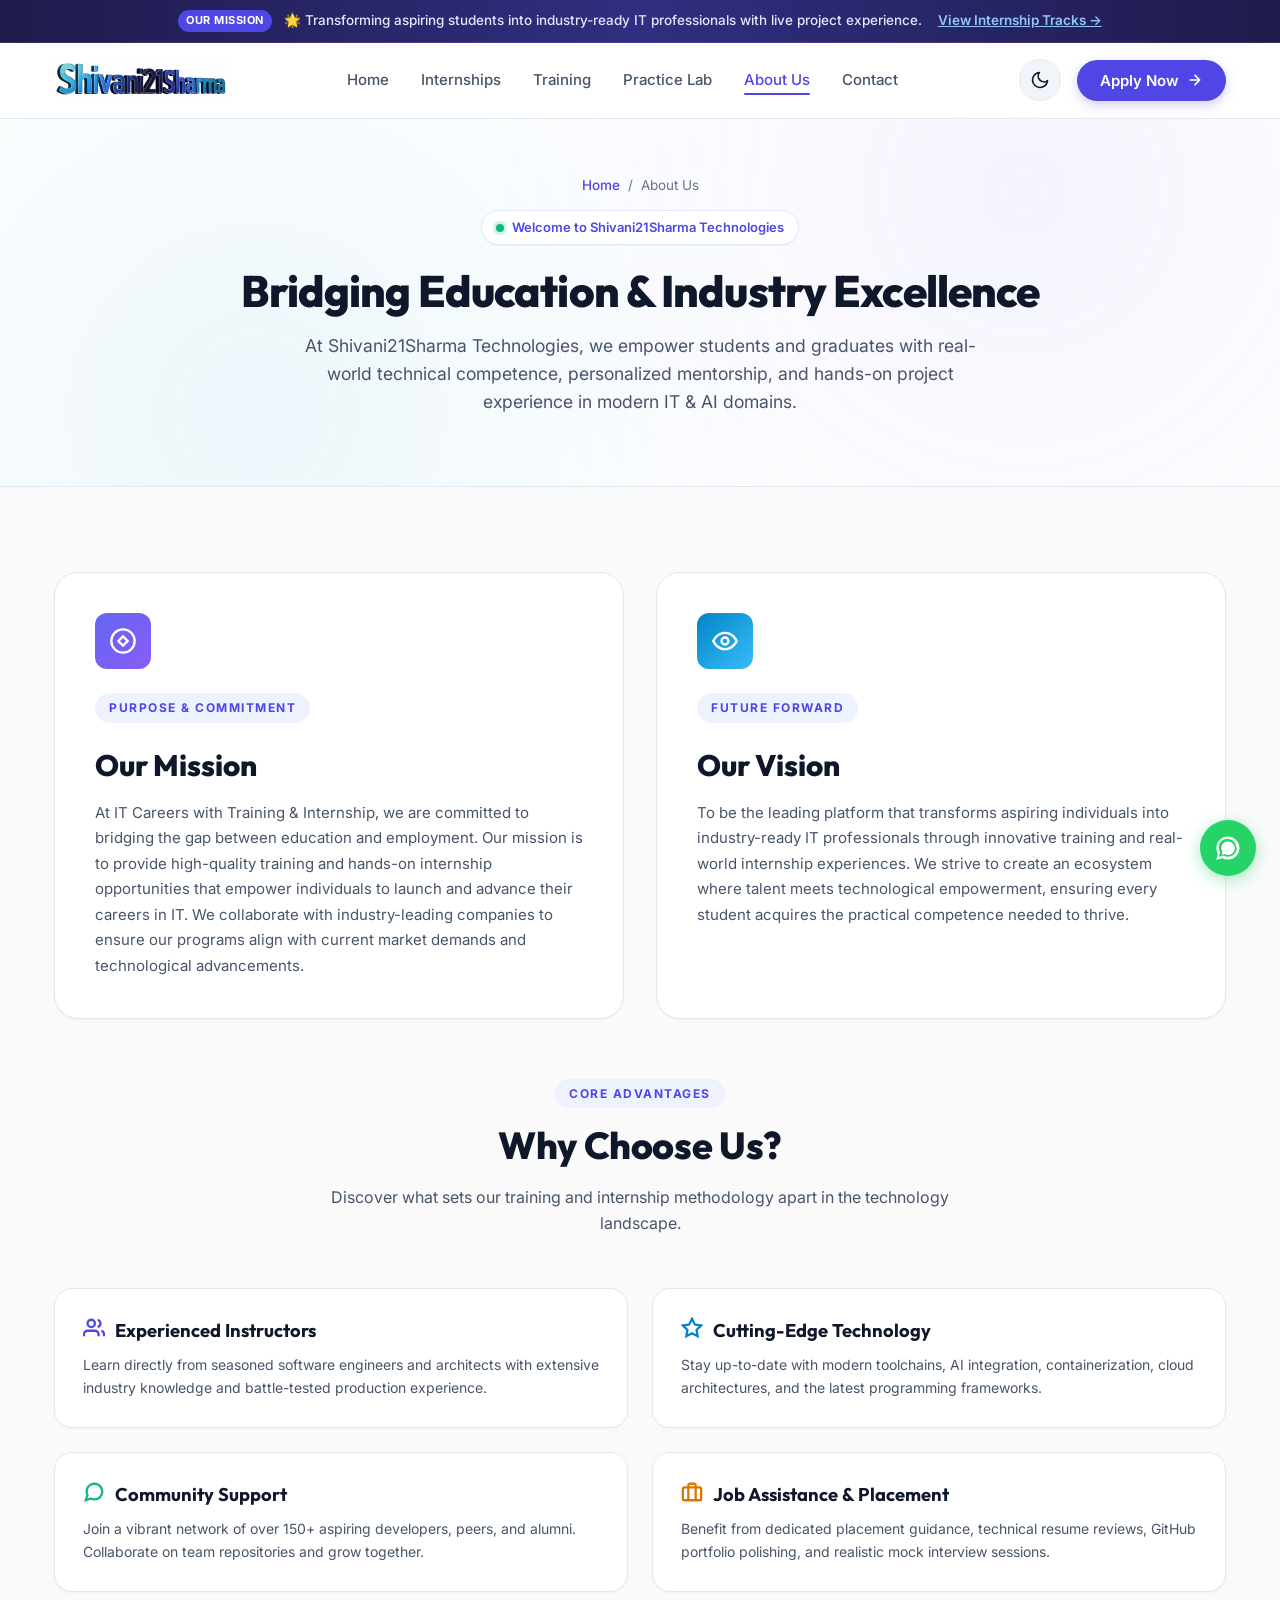
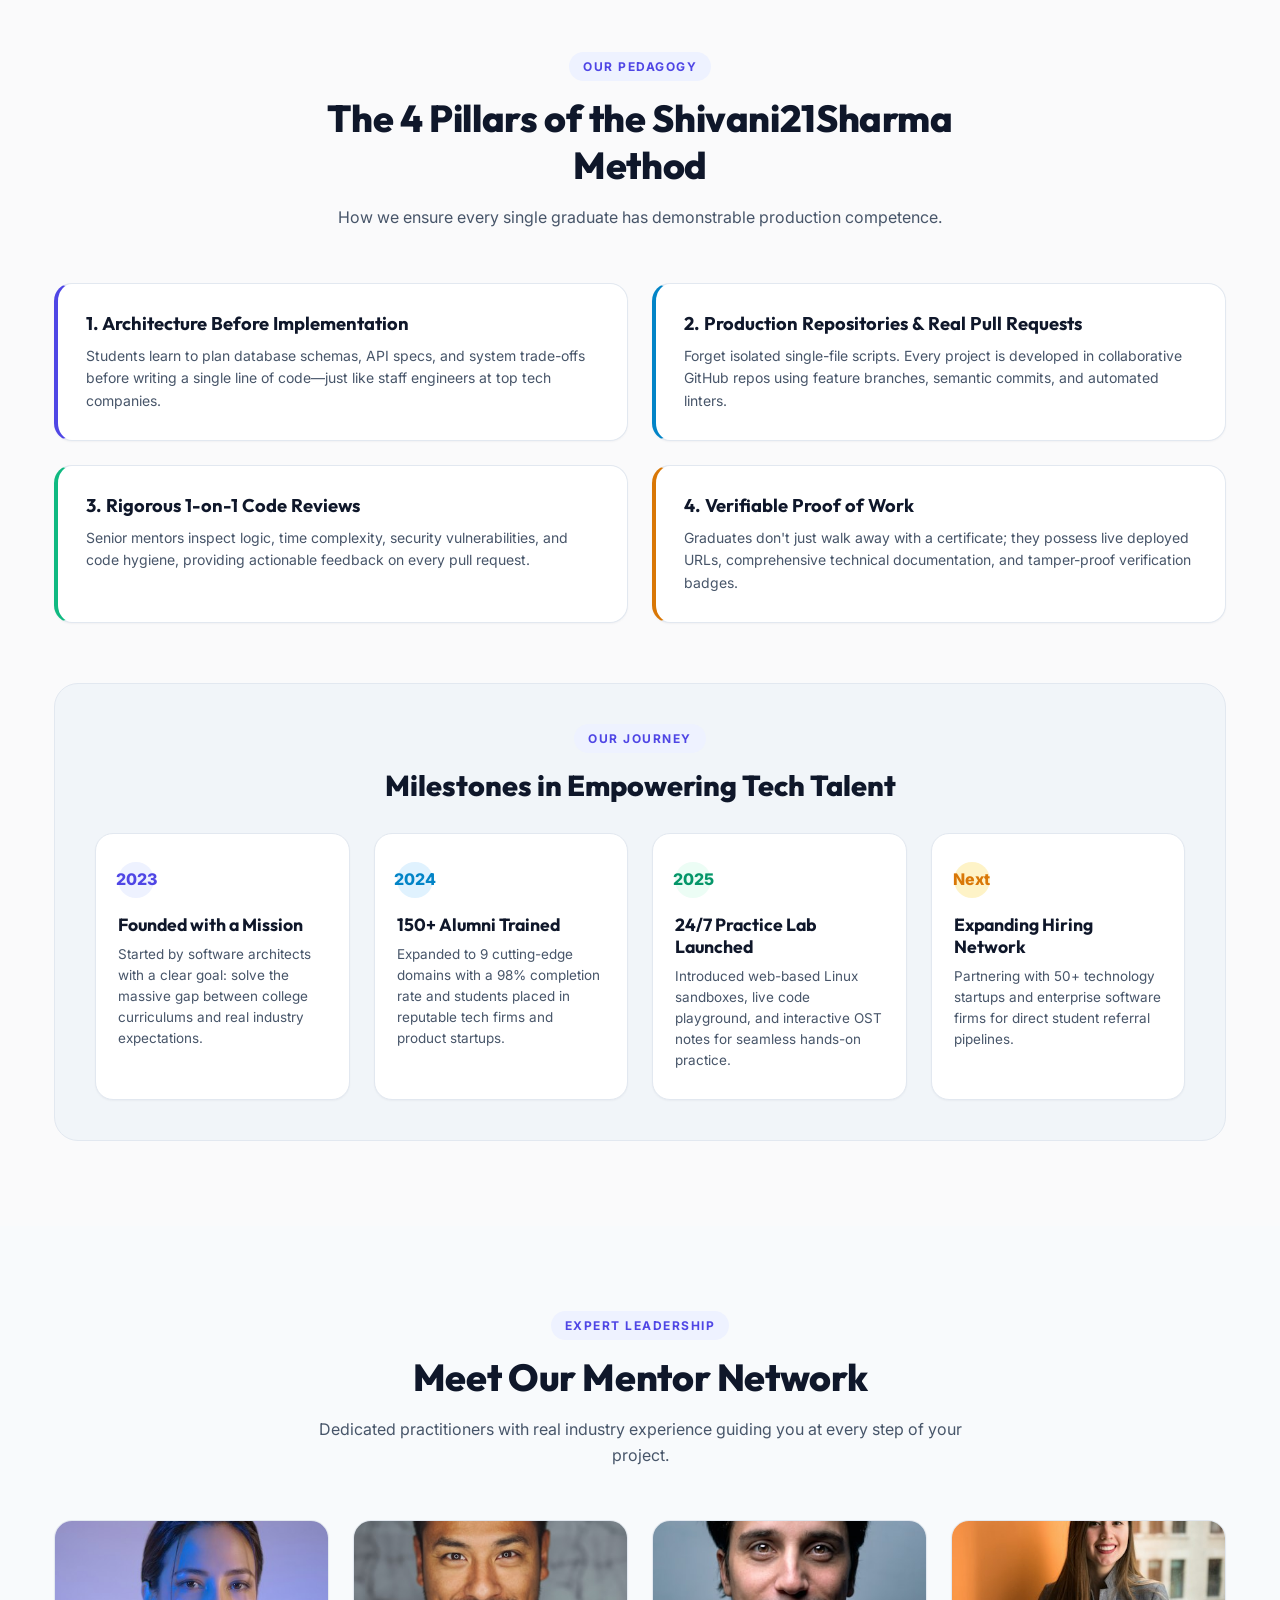
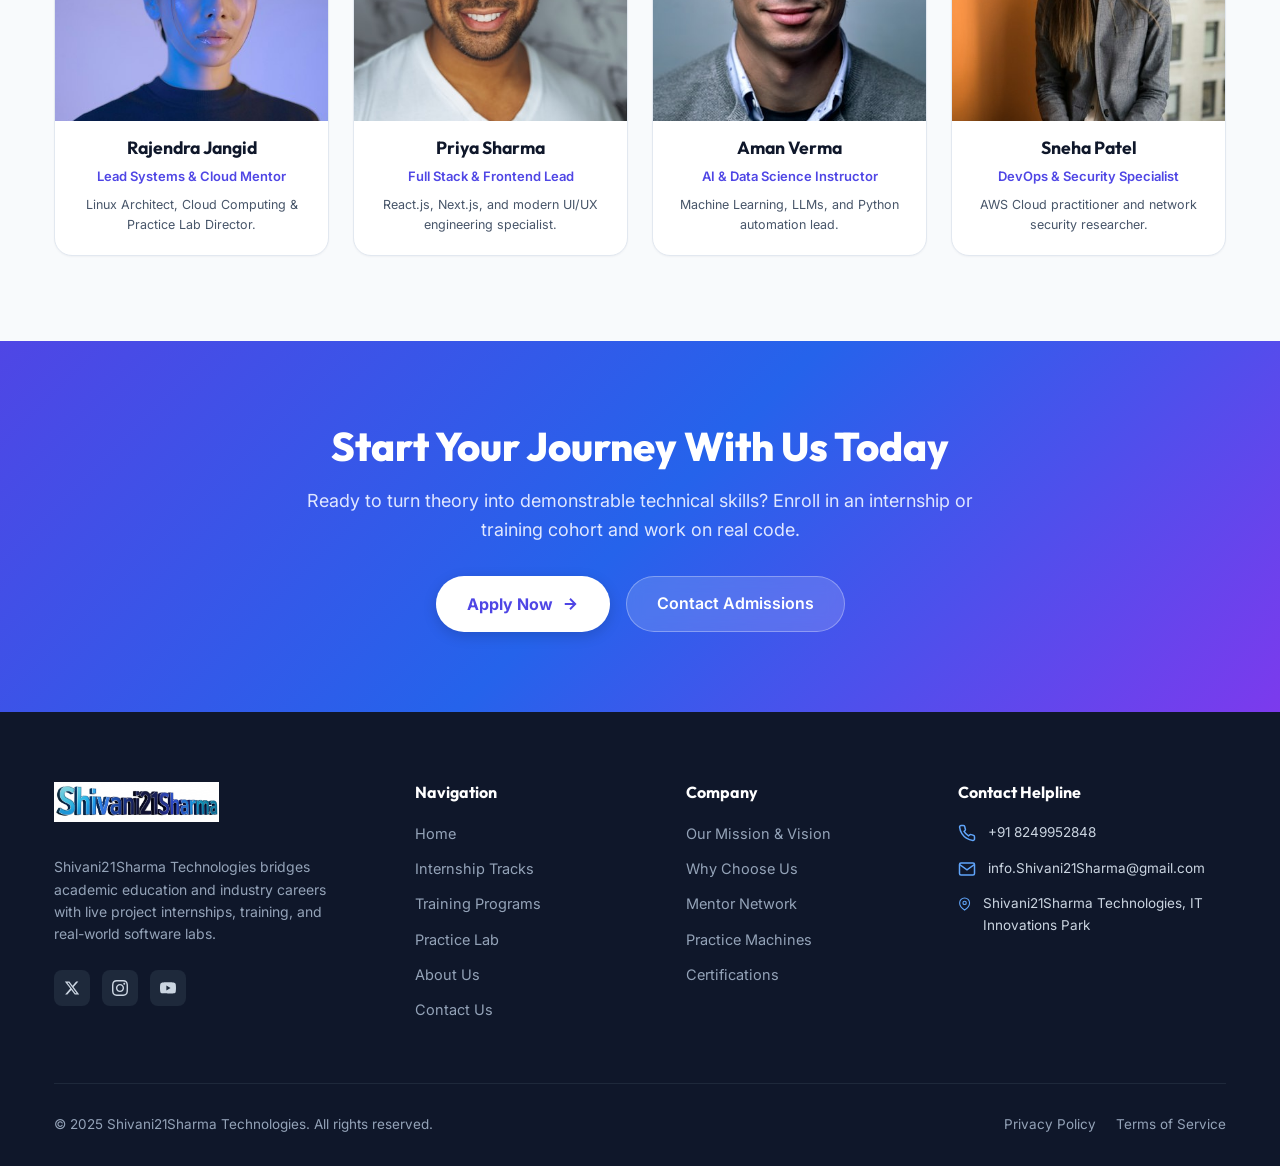
<file: about.html>
<!DOCTYPE html>
<html lang="en">
<head>
  <meta charset="UTF-8">
  <meta http-equiv="refresh" content="0; url=about-us.html">
  <title>Redirecting to About Us...</title>
  <script>window.location.replace("about-us.html");</script>
</head>
<body>
  <p>Redirecting to <a href="about-us.html">About Us</a>...</p>
</body>
</html>
</file>
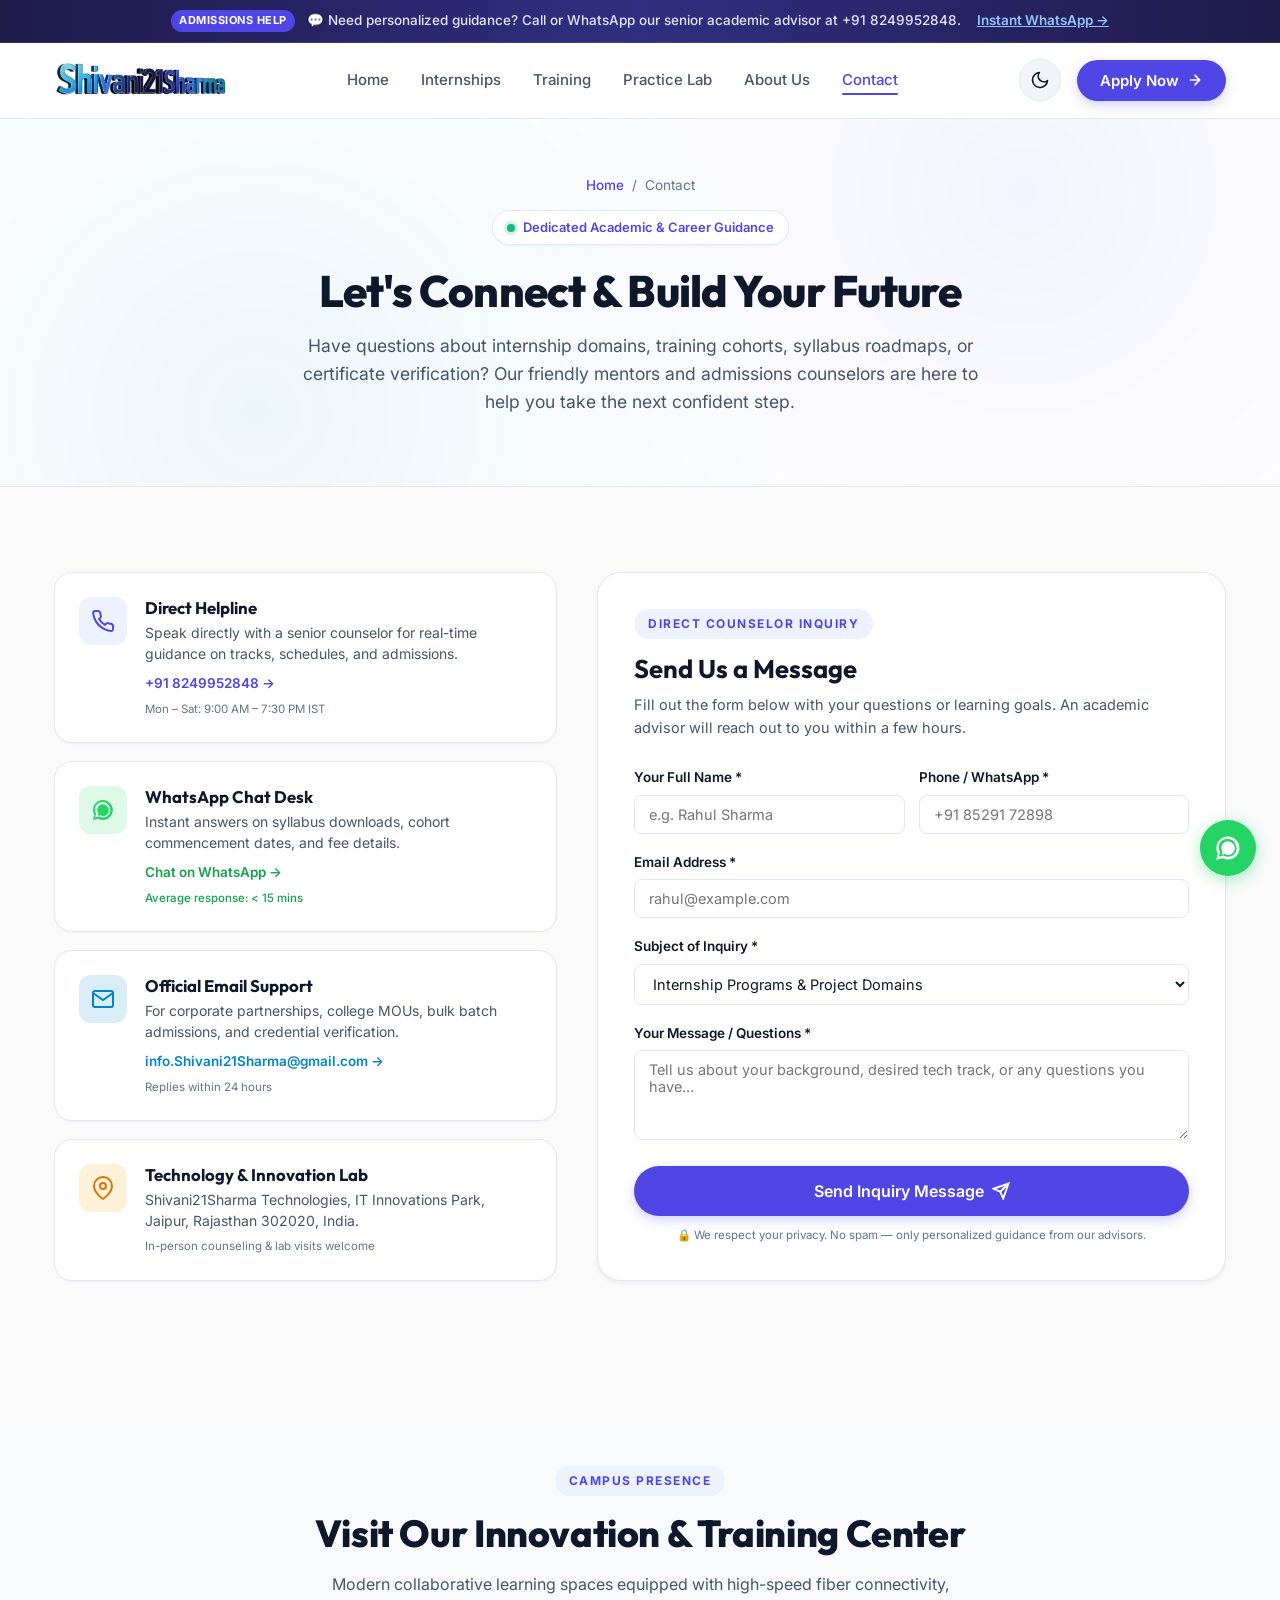
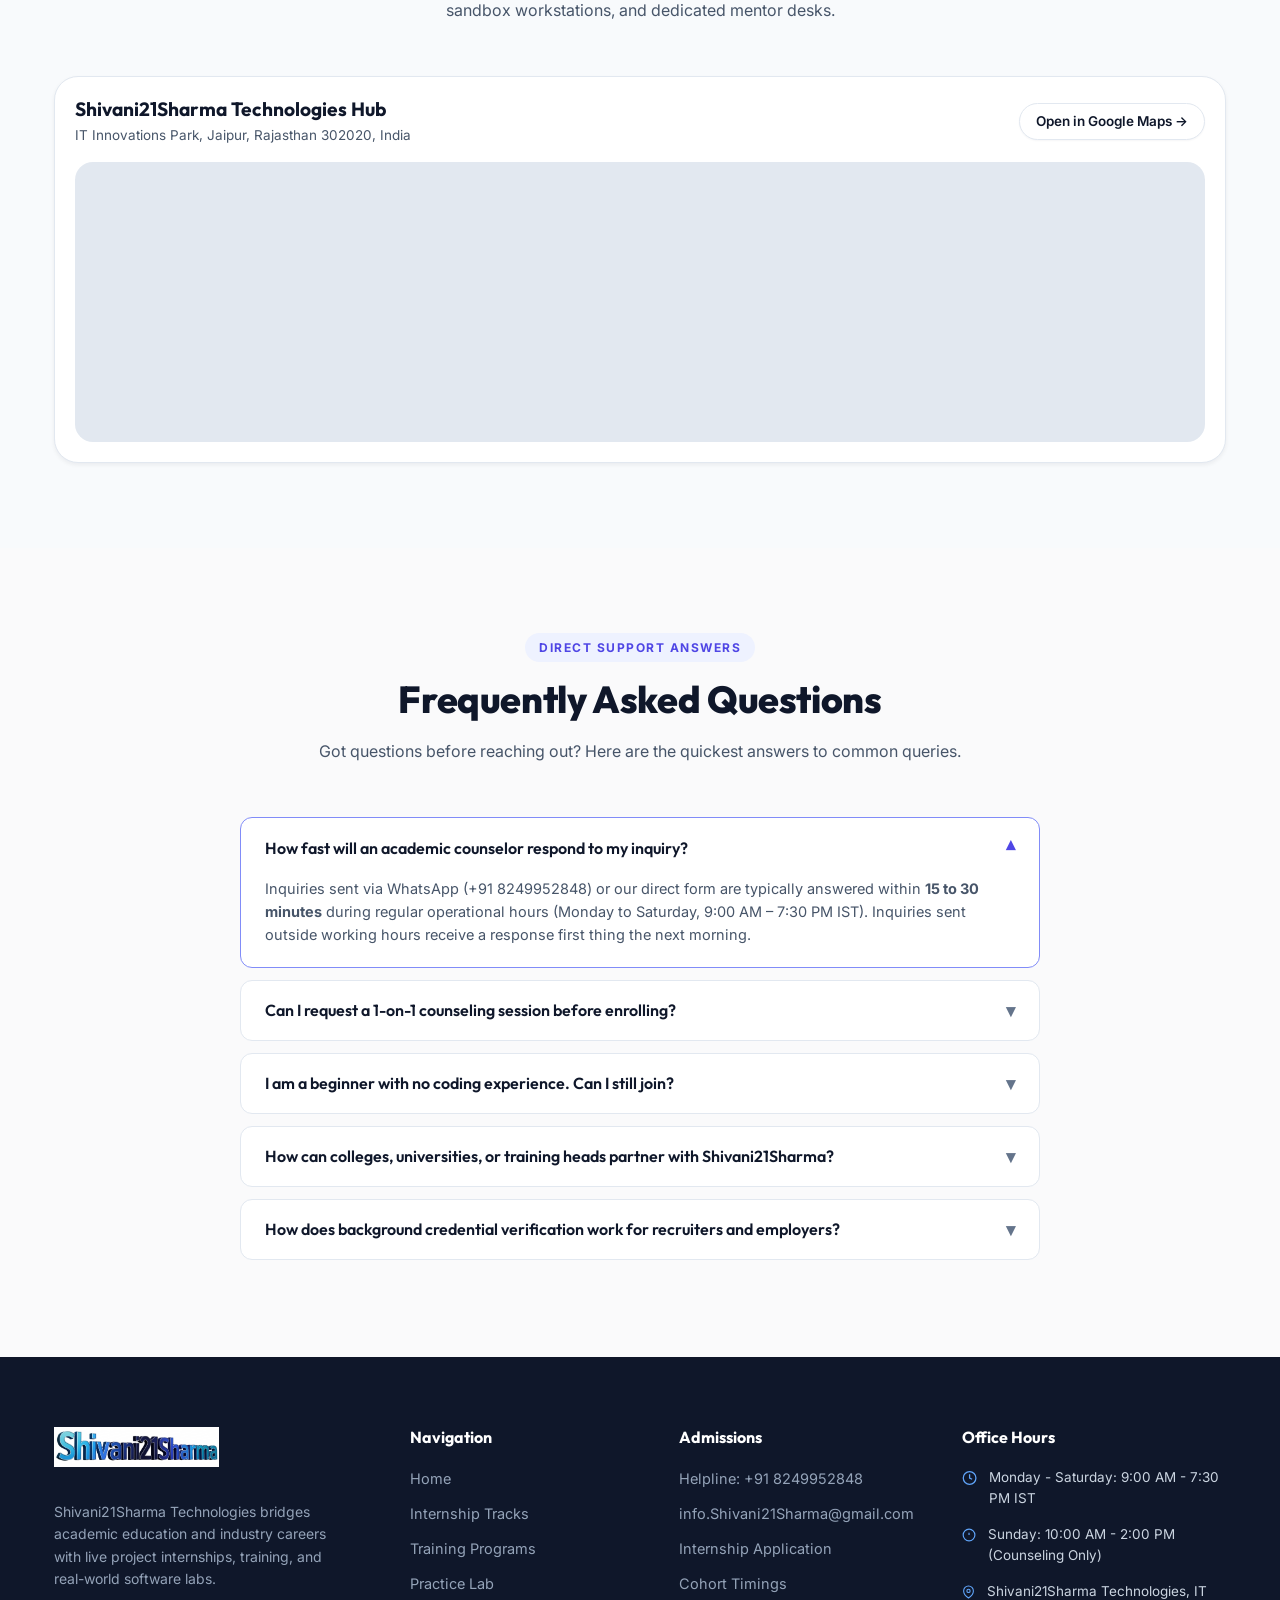
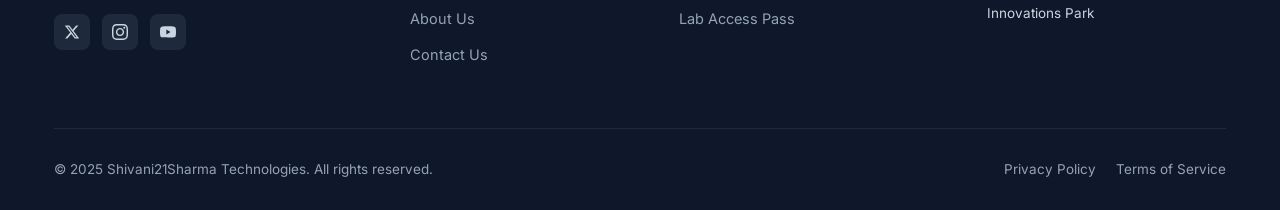
<file: contact.html>
<!DOCTYPE html>
<html lang="en">

<head>
  <meta charset="UTF-8">
  <meta name="viewport" content="width=device-width, initial-scale=1.0">

  <!-- Primary SEO Tags -->
  <title>Contact Us | Admissions & Support | Shivani21Sharma Technologies</title>
  <meta name="description"
    content="Contact Shivani21Sharma Technologies for admissions, training program details, internship enrollment, and mentorship support. Reach our team via phone, WhatsApp, or email.">
  <meta name="keywords"
    content="Contact Shivani21Sharma, IT internships inquiry, training phone number, tech support, admissions helpline">
  <meta name="author" content="Shivani21Sharma Technologies">

  <!-- Open Graph / Social Tags -->
  <meta property="og:type" content="website">
  <meta property="og:title" content="Contact Us | Shivani21Sharma Technologies">
  <meta property="og:description"
    content="Reach our admissions counseling team directly for program details, batch schedules, and enrollment help.">
  <meta property="og:image" content="assets/hero-workspace.jpg">

  <!-- Favicon -->
  <link rel="icon" type="image/png" href="assets/favicon-96x96.png">
  <link rel="apple-touch-icon" href="assets/favicon-96x96.png">

  <!-- Google Fonts: Outfit & Inter -->
  <link rel="preconnect" href="https://fonts.googleapis.com">
  <link rel="preconnect" href="https://fonts.gstatic.com" crossorigin>
  <link
    href="https://fonts.googleapis.com/css2?family=Inter:wght@400;500;600;700&family=Outfit:wght@500;600;700;800&display=swap"
    rel="stylesheet">

  <!-- Main Stylesheet -->
  <link rel="stylesheet" href="css/index.css">

  <!-- Instant Theme Initializer -->
  <script>
    (function () {
      const saved = localStorage.getItem('theme');
      const prefersDark = window.matchMedia && window.matchMedia('(prefers-color-scheme: dark)').matches;
      document.documentElement.setAttribute('data-theme', saved ? saved : (prefersDark ? 'dark' : 'light'));
    })();
  </script>
</head>

<body>

  <!-- Top Announcement Bar -->
  <div class="top-bar">
    <div class="top-bar-content">
      <span class="top-bar-badge">Admissions Help</span>
      <span>💬 Need personalized guidance? Call or WhatsApp our senior academic advisor at +91 8249952848.</span>
      <a href="https://wa.me/918249952848" target="_blank" rel="noopener noreferrer" class="top-bar-link">Instant
        WhatsApp &rarr;</a>
    </div>
  </div>

  <!-- Header Navigation -->
  <header class="header" id="header">
    <div class="container header-container">
      <a href="index.html" class="logo-wrapper" aria-label="Shivani21Sharma Technologies Home">
        <img src="assets/logo.png" alt="Shivani21Sharma Technologies Logo" class="logo-img logo-light">
        <img src="assets/logo-dark.png" alt="Shivani21Sharma Technologies Logo" class="logo-img logo-dark">
      </a>

      <nav>
        <ul class="nav-menu" id="navMenu">
          <li><a href="index.html" class="nav-link">Home</a></li>
          <li><a href="internships.html" class="nav-link">Internships</a></li>
          <li><a href="training.html" class="nav-link">Training</a></li>
          <li><a href="practice-lab.html" class="nav-link">Practice Lab</a></li>
          <li><a href="about-us.html" class="nav-link">About Us</a></li>
          <li><a href="contact.html" class="nav-link active">Contact</a></li>
        </ul>
      </nav>

      <div class="header-actions">
        <!-- Theme Toggle Button -->
        <button class="theme-toggle-btn" id="themeToggleBtn" aria-label="Toggle Dark/Light Mode" title="Toggle Theme">
          <svg class="theme-icon-sun" width="20" height="20" viewBox="0 0 24 24" fill="none" stroke="currentColor"
            stroke-width="2" stroke-linecap="round" stroke-linejoin="round">
            <circle cx="12" cy="12" r="5"></circle>
            <line x1="12" y1="1" x2="12" y2="3"></line>
            <line x1="12" y1="21" x2="12" y2="23"></line>
            <line x1="4.22" y1="4.22" x2="5.64" y2="5.64"></line>
            <line x1="18.36" y1="18.36" x2="19.78" y2="19.78"></line>
            <line x1="1" y1="12" x2="3" y2="12"></line>
            <line x1="21" y1="12" x2="23" y2="12"></line>
            <line x1="4.22" y1="19.78" x2="5.64" y2="18.36"></line>
            <line x1="18.36" y1="5.64" x2="19.78" y2="4.22"></line>
          </svg>
          <svg class="theme-icon-moon" width="20" height="20" viewBox="0 0 24 24" fill="none" stroke="currentColor"
            stroke-width="2" stroke-linecap="round" stroke-linejoin="round">
            <path d="M21 12.79A9 9 0 1 1 11.21 3 7 7 0 0 0 21 12.79z"></path>
          </svg>
        </button>

        <button class="btn btn-primary open-apply-modal" id="headerApplyBtn"
          onclick="window.open('https://docs.google.com/forms/d/1-qHkJL1YrfRR0wQc4IssovSOndR669w5ZWbCfiMf6zjQ/viewform', '_blank')">
          Apply Now
          <svg width="16" height="16" viewBox="0 0 24 24" fill="none" stroke="currentColor" stroke-width="2.5"
            stroke-linecap="round" stroke-linejoin="round">
            <path d="M5 12h14M12 5l7 7-7 7" />
          </svg>
        </button>

        <button class="mobile-toggle" id="mobileToggle" aria-label="Toggle navigation menu">
          <svg width="24" height="24" viewBox="0 0 24 24" fill="none" stroke="currentColor" stroke-width="2"
            stroke-linecap="round" stroke-linejoin="round">
            <line x1="3" y1="12" x2="21" y2="12" />
            <line x1="3" y1="6" x2="21" y2="6" />
            <line x1="3" y1="18" x2="21" y2="18" />
          </svg>
        </button>
      </div>
    </div>
  </header>

  <!-- Page Hero Section -->
  <section class="page-hero">
    <div class="container">
      <div class="breadcrumb">
        <a href="index.html">Home</a>
        <span>/</span>
        <span>Contact</span>
      </div>
      <div class="hero-pill" style="margin: 0 auto 18px; display: inline-flex;">
        <span class="hero-pill-dot"></span>
        <span>Dedicated Academic & Career Guidance</span>
      </div>
      <h1 class="page-hero-title">
        Let's Connect & <span class="highlight">Build Your Future</span>
      </h1>
      <p class="page-hero-desc">
        Have questions about internship domains, training cohorts, syllabus roadmaps, or certificate verification? Our
        friendly mentors and admissions counselors are here to help you take the next confident step.
      </p>
    </div>
  </section>

  <!-- Main Contact Section -->
  <section class="section">
    <div class="container">
      <div class="contact-layout-grid">

        <!-- Left: Contact Details & Info Stack -->
        <div class="contact-info-cards-stack">
          <!-- Phone Card -->
          <div class="contact-info-card">
            <div class="contact-card-icon">
              <svg width="24" height="24" viewBox="0 0 24 24" fill="none" stroke="currentColor" stroke-width="2">
                <path
                  d="M22 16.92v3a2 2 0 0 1-2.18 2 19.79 19.79 0 0 1-8.63-3.07 19.5 19.5 0 0 1-6-6 19.79 19.79 0 0 1-3.07-8.67A2 2 0 0 1 4.11 2h3a2 2 0 0 1 2 1.72 12.84 12.84 0 0 0 .7 2.81 2 2 0 0 1-.45 2.11L8.09 9.91a16 16 0 0 0 6 6l1.27-1.27a2 2 0 0 1 2.11-.45 12.84 12.84 0 0 0 2.81.7A2 2 0 0 1 22 16.92z" />
              </svg>
            </div>
            <div class="contact-card-details">
              <h4>Direct Helpline</h4>
              <p>Speak directly with a senior counselor for real-time guidance on tracks, schedules, and admissions.</p>
              <a href="tel:8249952848" class="contact-link">+91 8249952848 &rarr;</a>
              <div style="font-size: 11.5px; color: var(--text-subtle); margin-top: 4px;">Mon – Sat: 9:00 AM – 7:30 PM
                IST</div>
            </div>
          </div>

          <!-- WhatsApp Card -->
          <div class="contact-info-card">
            <div class="contact-card-icon" style="background: rgba(37, 211, 102, 0.15); color: #25D366;">
              <svg width="24" height="24" viewBox="0 0 24 24" fill="currentColor">
                <path
                  d="M12.031 6.172c-3.181 0-5.767 2.586-5.768 5.766-.001 1.298.38 2.27 1.019 3.287l-.711 2.598 2.664-.698c.97.53 1.961.815 2.796.815 3.183 0 5.768-2.587 5.769-5.766.001-3.182-2.585-5.768-5.769-5.768zm7.421 5.828c-.002 4.148-3.376 7.521-7.523 7.521-.004 0-.007 0-.011 0-1.309 0-2.593-.353-3.714-1.021l-4.137 1.085 1.105-4.035c-.736-1.168-1.125-2.52-1.125-3.914.002-4.148 3.376-7.521 7.524-7.521 4.146 0 7.52 3.373 7.521 7.521zm2.399-.001c-.003-5.467-4.449-9.914-9.92-9.914-5.47 0-9.916 4.447-9.919 9.914-.002 1.748.457 3.456 1.328 4.965l-1.41 5.151 5.272-1.382c1.458.796 3.104 1.216 4.78 1.216h.004c5.469 0 9.916-4.446 9.918-9.914z" />
              </svg>
            </div>
            <div class="contact-card-details">
              <h4>WhatsApp Chat Desk</h4>
              <p>Instant answers on syllabus downloads, cohort commencement dates, and fee details.</p>
              <a href="https://wa.me/918249952848?text=Hello%20Shivani21Sharma%2C%20I%20have%20an%20inquiry%20regarding%20programs."
                target="_blank" rel="noopener noreferrer" class="contact-link" style="color:#16A34A;">Chat on WhatsApp
                &rarr;</a>
              <div style="font-size: 11.5px; color: #16A34A; margin-top: 4px; font-weight: 500;">Average response: &lt;
                15 mins</div>
            </div>
          </div>

          <!-- Email Card -->
          <div class="contact-info-card">
            <div class="contact-card-icon" style="background: rgba(2, 132, 199, 0.15); color: #0284C7;">
              <svg width="24" height="24" viewBox="0 0 24 24" fill="none" stroke="currentColor" stroke-width="2">
                <path d="M4 4h16c1.1 0 2 .9 2 2v12c0 1.1-.9 2-2 2H4c-1.1 0-2-.9-2-2V6c0-1.1.9-2 2-2z" />
                <polyline points="22,6 12,13 2,6" />
              </svg>
            </div>
            <div class="contact-card-details">
              <h4>Official Email Support</h4>
              <p>For corporate partnerships, college MOUs, bulk batch admissions, and credential verification.</p>
              <a href="mailto:info.Shivani21Sharma@gmail.com" class="contact-link"
                style="color:#0284C7;">info.Shivani21Sharma@gmail.com &rarr;</a>
              <div style="font-size: 11.5px; color: var(--text-subtle); margin-top: 4px;">Replies within 24 hours</div>
            </div>
          </div>

          <!-- Office Address Card -->
          <div class="contact-info-card">
            <div class="contact-card-icon" style="background: rgba(245, 158, 11, 0.15); color: #D97706;">
              <svg width="24" height="24" viewBox="0 0 24 24" fill="none" stroke="currentColor" stroke-width="2">
                <path d="M21 10c0 7-9 13-9 13s-9-6-9-13a9 9 0 0 1 18 0z" />
                <circle cx="12" cy="10" r="3" />
              </svg>
            </div>
            <div class="contact-card-details">
              <h4>Technology & Innovation Lab</h4>
              <p>Shivani21Sharma Technologies, IT Innovations Park, Jaipur, Rajasthan 302020, India.</p>
              <div style="font-size: 11.5px; color: var(--text-subtle); margin-top: 4px;">In-person counseling & lab
                visits welcome</div>
            </div>
          </div>
        </div>

        <!-- Right: Interactive Contact Form -->
        <div class="contact-form-card">
          <span class="section-tag">Direct Counselor Inquiry</span>
          <h3>Send Us a Message</h3>
          <p>Fill out the form below with your questions or learning goals. An academic advisor will reach out to you
            within a few hours.</p>

          <form id="contactForm">
            <div class="form-row">
              <div class="form-group">
                <label class="form-label" for="contactName">Your Full Name *</label>
                <input type="text" id="contactName" class="form-input" placeholder="e.g. Rahul Sharma" required>
              </div>
              <div class="form-group">
                <label class="form-label" for="contactPhone">Phone / WhatsApp *</label>
                <input type="tel" id="contactPhone" class="form-input" placeholder="+91 85291 72898" required>
              </div>
            </div>

            <div class="form-group">
              <label class="form-label" for="contactEmail">Email Address *</label>
              <input type="email" id="contactEmail" class="form-input" placeholder="rahul@example.com" required>
            </div>

            <div class="form-group">
              <label class="form-label" for="contactSubject">Subject of Inquiry *</label>
              <select id="contactSubject" class="form-select" required>
                <option value="Internship Inquiry">Internship Programs & Project Domains</option>
                <option value="Training Programs">Hands-On Training & Live Bootcamps</option>
                <option value="Practice Lab Access">Practice Lab & OST Study Notes Access</option>
                <option value="Certificate Verification">Certificate & Credential Verification</option>
                <option value="College Partnership">College MOU / Campus Group Enrollment</option>
                <option value="Other Question">General Career Guidance & Counseling</option>
              </select>
            </div>

            <div class="form-group">
              <label class="form-label" for="contactMessage">Your Message / Questions *</label>
              <textarea id="contactMessage" class="form-textarea" rows="4"
                placeholder="Tell us about your background, desired tech track, or any questions you have..."
                required></textarea>
            </div>

            <button type="submit" class="btn btn-primary btn-lg" style="width: 100%;">
              Send Inquiry Message
              <svg width="18" height="18" viewBox="0 0 24 24" fill="none" stroke="currentColor" stroke-width="2.5">
                <line x1="22" y1="2" x2="11" y2="13" />
                <polygon points="22 2 15 22 11 13 2 9 22 2" />
              </svg>
            </button>
            <div style="font-size: 11.5px; color: var(--text-subtle); text-align: center; margin-top: 10px;">
              🔒 We respect your privacy. No spam — only personalized guidance from our advisors.
            </div>
          </form>
        </div>

      </div>
    </div>
  </section>

  <!-- Location Map Visual Section -->
  <section class="section section-subtle" style="padding-top: 40px;">
    <div class="container">
      <div class="section-header">
        <span class="section-tag">Campus Presence</span>
        <h2 class="section-title">Visit Our Innovation & Training Center</h2>
        <p class="section-subtitle">
          Modern collaborative learning spaces equipped with high-speed fiber connectivity, sandbox workstations, and
          dedicated mentor desks.
        </p>
      </div>

      <div
        style="background: var(--bg-surface); border: 1px solid var(--border-color); border-radius: var(--radius-xl); overflow: hidden; padding: 20px; box-shadow: var(--shadow-sm); display: flex; flex-direction: column; gap: 16px;">
        <div style="display: flex; align-items: center; justify-content: space-between; flex-wrap: wrap; gap: 12px;">
          <div>
            <h4 style="font-size: 1.2rem; margin-bottom: 4px;">Shivani21Sharma Technologies Hub</h4>
            <p style="font-size: 13.5px; color: var(--text-muted);">IT Innovations Park, Jaipur, Rajasthan 302020, India
            </p>
          </div>
          <a href="https://maps.google.com/?q=Jaipur+Rajasthan" target="_blank" rel="noopener noreferrer"
            class="btn btn-secondary btn-sm">
            Open in Google Maps &rarr;
          </a>
        </div>
        <div
          style="height: 280px; border-radius: var(--radius-lg); overflow: hidden; background: #E2E8F0; position: relative;">
          <iframe title="Shivani21Sharma Location Map"
            src="https://maps.google.com/maps?q=Jaipur,Rajasthan,India&t=&z=13&ie=UTF8&iwloc=&output=embed" width="100%"
            height="100%" style="border:0;" allowfullscreen="" loading="lazy">
          </iframe>
        </div>
      </div>
    </div>
  </section>

  <!-- Admissions & Support FAQs -->
  <section class="section">
    <div class="container">
      <div class="section-header">
        <span class="section-tag">Direct Support Answers</span>
        <h2 class="section-title">Frequently Asked Questions</h2>
        <p class="section-subtitle">Got questions before reaching out? Here are the quickest answers to common queries.
        </p>
      </div>

      <div class="faq-wrapper">
        <div class="faq-item open">
          <button class="faq-question">
            <span>How fast will an academic counselor respond to my inquiry?</span>
            <span class="faq-chevron">&#9662;</span>
          </button>
          <div class="faq-answer">
            Inquiries sent via WhatsApp (+91 8249952848) or our direct form are typically answered within <strong>15 to
              30 minutes</strong> during regular operational hours (Monday to Saturday, 9:00 AM – 7:30 PM IST).
            Inquiries sent outside working hours receive a response first thing the next morning.
          </div>
        </div>

        <div class="faq-item">
          <button class="faq-question">
            <span>Can I request a 1-on-1 counseling session before enrolling?</span>
            <span class="faq-chevron">&#9662;</span>
          </button>
          <div class="faq-answer">
            Yes! Choosing the right domain is important for your career. When you submit your message or reach out on
            WhatsApp, simply ask for a "1-on-1 Consultation", and we will schedule a Google Meet video session or a
            direct phone call with a senior tech advisor.
          </div>
        </div>

        <div class="faq-item">
          <button class="faq-question">
            <span>I am a beginner with no coding experience. Can I still join?</span>
            <span class="faq-chevron">&#9662;</span>
          </button>
          <div class="faq-answer">
            Absolutely. Both our training and internship tracks are structured progressively, beginning with
            foundational building blocks before stepping into real-world projects. Dedicated mentors provide daily doubt
            support so you never get stuck.
          </div>
        </div>

        <div class="faq-item">
          <button class="faq-question">
            <span>How can colleges, universities, or training heads partner with Shivani21Sharma?</span>
            <span class="faq-chevron">&#9662;</span>
          </button>
          <div class="faq-answer">
            We partner with colleges and universities across India for semester internships, hands-on faculty
            development, and campus placement bootcamps. University representatives can email us directly at
            <strong>info.Shivani21Sharma@gmail.com</strong> with subject line "Campus MOU / Partnership".
          </div>
        </div>

        <div class="faq-item">
          <button class="faq-question">
            <span>How does background credential verification work for recruiters and employers?</span>
            <span class="faq-chevron">&#9662;</span>
          </button>
          <div class="faq-answer">
            Every certificate issued by Shivani21Sharma includes a unique digital verification ID and a scannable QR
            code.
            Employers, HR departments, and background screening agencies can verify student credentials anytime by
            emailing info.Shivani21Sharma@gmail.com with the Student Certificate ID.
          </div>
        </div>
      </div>
    </div>
  </section>

  <!-- Footer -->
  <footer class="footer">
    <div class="container">
      <div class="footer-grid">
        <div class="footer-brand">
          <a href="index.html" class="footer-logo-wrap">
            <img src="assets/logo-dark.png" alt="Shivani21Sharma Logo" class="logo-img">
          </a>
          <p>
            Shivani21Sharma Technologies bridges academic education and industry careers with live project internships,
            training, and real-world software labs.
          </p>
          <div class="social-links">
            <a href="https://x.com/Shivani21Sharma" target="_blank" rel="noopener noreferrer" class="social-icon"
              aria-label="Twitter">
              <svg width="16" height="16" viewBox="0 0 24 24" fill="currentColor">
                <path
                  d="M18.244 2.25h3.308l-7.227 8.26 8.502 11.24H16.17l-5.214-6.817L4.99 21.75H1.68l7.73-8.835L1.254 2.25H8.08l4.713 6.231zm-1.161 17.52h1.833L7.084 4.126H5.117z" />
              </svg>
            </a>
            <a href="https://www.instagram.com/Shivani21Sharma/" target="_blank" rel="noopener noreferrer"
              class="social-icon" aria-label="Instagram">
              <svg width="16" height="16" viewBox="0 0 24 24" fill="currentColor">
                <path
                  d="M12 2.163c3.204 0 3.584.012 4.85.07 3.252.148 4.771 1.691 4.919 4.919.058 1.265.069 1.645.069 4.849 0 3.205-.012 3.584-.069 4.849-.149 3.225-1.664 4.771-4.919 4.919-1.266.058-1.644.07-4.85.07-3.204 0-3.584-.012-4.849-.07-3.26-.149-4.771-1.699-4.919-4.92-.058-1.265-.07-1.644-.07-4.849 0-3.204.013-3.583.07-4.849.149-3.227 1.664-4.771 4.919-4.919 1.266-.057 1.645-.069 4.849-.069zm0-2.163c-3.259 0-3.667.014-4.947.072-4.358.2-6.78 2.618-6.98 6.98-.059 1.281-.073 1.689-.073 4.948 0 3.259.014 3.668.072 4.948.2 4.358 2.618 6.78 6.98 6.98 1.281.058 1.689.072 4.948.072 3.259 0 3.668-.014 4.948-.072 4.354-.2 6.782-2.618 6.979-6.98.059-1.28.073-1.689.073-4.948 0-3.259-.014-3.667-.072-4.947-.196-4.354-2.617-6.78-6.979-6.98-1.281-.059-1.69-.073-4.949-.073zm0 5.838c-3.403 0-6.162 2.759-6.162 6.162s2.759 6.163 6.162 6.163 6.162-2.759 6.162-6.163c0-3.403-2.759-6.162-6.162-6.162zm0 10.162c-2.209 0-4-1.79-4-4 0-2.209 1.791-4 4-4s4 1.791 4 4c0 2.21-1.791 4-4 4zm6.406-11.845c-.796 0-1.441.645-1.441 1.44s.645 1.44 1.441 1.44c.795 0 1.439-.645 1.439-1.44s-.644-1.44-1.439-1.44z" />
              </svg>
            </a>
            <a href="https://www.youtube.com/@Shivani21Sharma" target="_blank" rel="noopener noreferrer"
              class="social-icon" aria-label="YouTube">
              <svg width="16" height="16" viewBox="0 0 24 24" fill="currentColor">
                <path
                  d="M23.498 6.186a3.016 3.016 0 0 0-2.122-2.136C19.505 3.545 12 3.545 12 3.545s-7.505 0-9.377.505A3.017 3.017 0 0 0 .502 6.186C0 8.07 0 12 0 12s0 3.93.502 5.814a3.016 3.016 0 0 0 2.122 2.136c1.871.505 9.376.505 9.376.505s7.505 0 9.377-.505a3.015 3.015 0 0 0 2.122-2.136C24 15.93 24 12 24 12s0-3.93-.502-5.814zM9.545 15.568V8.432L15.818 12l-6.273 3.568z" />
              </svg>
            </a>
          </div>
        </div>

        <div class="footer-col">
          <h4>Navigation</h4>
          <ul class="footer-links">
            <li><a href="index.html">Home</a></li>
            <li><a href="internships.html">Internship Tracks</a></li>
            <li><a href="training.html">Training Programs</a></li>
            <li><a href="practice-lab.html">Practice Lab</a></li>
            <li><a href="about-us.html">About Us</a></li>
            <li><a href="contact.html">Contact Us</a></li>
          </ul>
        </div>

        <div class="footer-col">
          <h4>Admissions</h4>
          <ul class="footer-links">
            <li><a href="tel:8249952848">Helpline: +91 8249952848</a></li>
            <li><a href="mailto:info.Shivani21Sharma@gmail.com">info.Shivani21Sharma@gmail.com</a></li>
            <li><a href="internships.html">Internship Application</a></li>
            <li><a href="training.html">Cohort Timings</a></li>
            <li><a href="practice-lab.html">Lab Access Pass</a></li>
          </ul>
        </div>

        <div class="footer-col">
          <h4>Office Hours</h4>
          <ul class="contact-info-list">
            <li>
              <svg class="contact-icon" width="18" height="18" viewBox="0 0 24 24" fill="none" stroke="currentColor"
                stroke-width="2">
                <circle cx="12" cy="12" r="10" />
                <polyline points="12 6 12 12 16 14" />
              </svg>
              <span>Monday - Saturday: 9:00 AM - 7:30 PM IST</span>
            </li>
            <li>
              <svg class="contact-icon" width="18" height="18" viewBox="0 0 24 24" fill="none" stroke="currentColor"
                stroke-width="2">
                <circle cx="12" cy="12" r="10" />
                <line x1="12" y1="8" x2="12" y2="12" />
                <line x1="12" y1="16" x2="12.01" y2="16" />
              </svg>
              <span>Sunday: 10:00 AM - 2:00 PM (Counseling Only)</span>
            </li>
            <li>
              <svg class="contact-icon" width="18" height="18" viewBox="0 0 24 24" fill="none" stroke="currentColor"
                stroke-width="2">
                <path d="M21 10c0 7-9 13-9 13s-9-6-9-13a9 9 0 0 1 18 0z" />
                <circle cx="12" cy="10" r="3" />
              </svg>
              <span>Shivani21Sharma Technologies, IT Innovations Park</span>
            </li>
          </ul>
        </div>
      </div>

      <div class="footer-bottom">
        <div>
          © 2025 Shivani21Sharma Technologies. All rights reserved.
        </div>
        <div class="footer-bottom-links">
          <a href="#">Privacy Policy</a>
          <a href="#">Terms of Service</a>
        </div>
      </div>
    </div>
  </footer>

  <!-- Floating WhatsApp Widget -->
  <div class="whatsapp-widget">
    <div class="whatsapp-tooltip">Chat with Admissions</div>
    <a href="https://wa.me/918249952848?text=Hello%20Shivani21Sharma%2C%20I%20want%20to%20connect%20with%20your%20counselor."
      target="_blank" rel="noopener noreferrer" class="whatsapp-btn" aria-label="Contact via WhatsApp">
      <svg width="28" height="28" viewBox="0 0 24 24" fill="currentColor">
        <path
          d="M12.031 6.172c-3.181 0-5.767 2.586-5.768 5.766-.001 1.298.38 2.27 1.019 3.287l-.711 2.598 2.664-.698c.97.53 1.961.815 2.796.815 3.183 0 5.768-2.587 5.769-5.766.001-3.182-2.585-5.768-5.769-5.768zm7.421 5.828c-.002 4.148-3.376 7.521-7.523 7.521-.004 0-.007 0-.011 0-1.309 0-2.593-.353-3.714-1.021l-4.137 1.085 1.105-4.035c-.736-1.168-1.125-2.52-1.125-3.914.002-4.148 3.376-7.521 7.524-7.521 4.146 0 7.52 3.373 7.521 7.521zm2.399-.001c-.003-5.467-4.449-9.914-9.92-9.914-5.47 0-9.916 4.447-9.919 9.914-.002 1.748.457 3.456 1.328 4.965l-1.41 5.151 5.272-1.382c1.458.796 3.104 1.216 4.78 1.216h.004c5.469 0 9.916-4.446 9.918-9.914z" />
      </svg>
    </a>
  </div>

  <!-- Interactive Application Modal -->
  <div class="modal-overlay" id="applicationModal" role="dialog" aria-modal="true" aria-labelledby="modalTitle">
    <div class="modal-content">
      <button class="modal-close-btn" id="closeModalBtn" aria-label="Close dialog">&times;</button>

      <div class="modal-header">
        <span class="section-tag">Direct Application</span>
        <h3 id="modalTitle"
          onclick="window.open('https://docs.google.com/forms/d/1-qHkJL1YrfRR0wQc4IssovSOndR669w5ZWbCfiMf6zjQ/viewform', '_blank')">
          Apply for Internship Program</h3>
        <p>Fill out the form below to receive syllabus details, cohort dates, and mentor allocation.</p>
      </div>

      <form id="applyForm">
        <div class="form-group">
          <label class="form-label" for="applicantName">Full Name *</label>
          <input type="text" id="applicantName" class="form-input" placeholder="e.g. Rahul Sharma" required>
        </div>

        <div class="form-row">
          <div class="form-group">
            <label class="form-label" for="applicantEmail">Email Address *</label>
            <input type="email" id="applicantEmail" class="form-input" placeholder="rahul@example.com" required>
          </div>
          <div class="form-group">
            <label class="form-label" for="applicantPhone">Phone / WhatsApp *</label>
            <input type="tel" id="applicantPhone" class="form-input" placeholder="+91 85291 72898" required>
          </div>
        </div>

        <div class="form-group">
          <label class="form-label" for="modalDomainSelect">Select Internship Track *</label>
          <select id="modalDomainSelect" class="form-select" required>
            <option value="Frontend Web Development">Frontend Web Development</option>
            <option value="Python Programming">Python Programming</option>
            <option value="Backend Web Development">Backend Web Development</option>
            <option value="Data Science">Data Science</option>
            <option value="Machine Learning & AI">Machine Learning & AI</option>
            <option value="Cloud AI with AWS">Cloud AI with AWS</option>
            <option value="Data Analytics">Data Analytics</option>
            <option value="Artificial Intelligence">Artificial Intelligence</option>
            <option value="Mobile Application">Mobile Application Development</option>
            <option value="General Internship Application">General Inquiry / Guidance</option>
          </select>
        </div>

        <div class="form-group">
          <label class="form-label" for="applicantCollege">College / Year / Background</label>
          <input type="text" id="applicantCollege" class="form-input"
            placeholder="e.g. 3rd Year B.Tech / BCA / Fresh Graduate">
        </div>

        <button type="submit" class="btn btn-primary btn-lg" style="width: 100%;">
          Submit Application
        </button>
      </form>
    </div>
  </div>

  <!-- Toast Notification -->
  <div class="toast" id="toastNotification" role="alert">
    <svg width="20" height="20" viewBox="0 0 24 24" fill="none" stroke="currentColor" stroke-width="2.5">
      <path d="M20 6L9 17l-5-5" />
    </svg>
    <span class="toast-text">Application submitted successfully!</span>
  </div>

  <!-- Main JavaScript File -->
  <script src="js/main.js"></script>
</body>

</html>
</file>
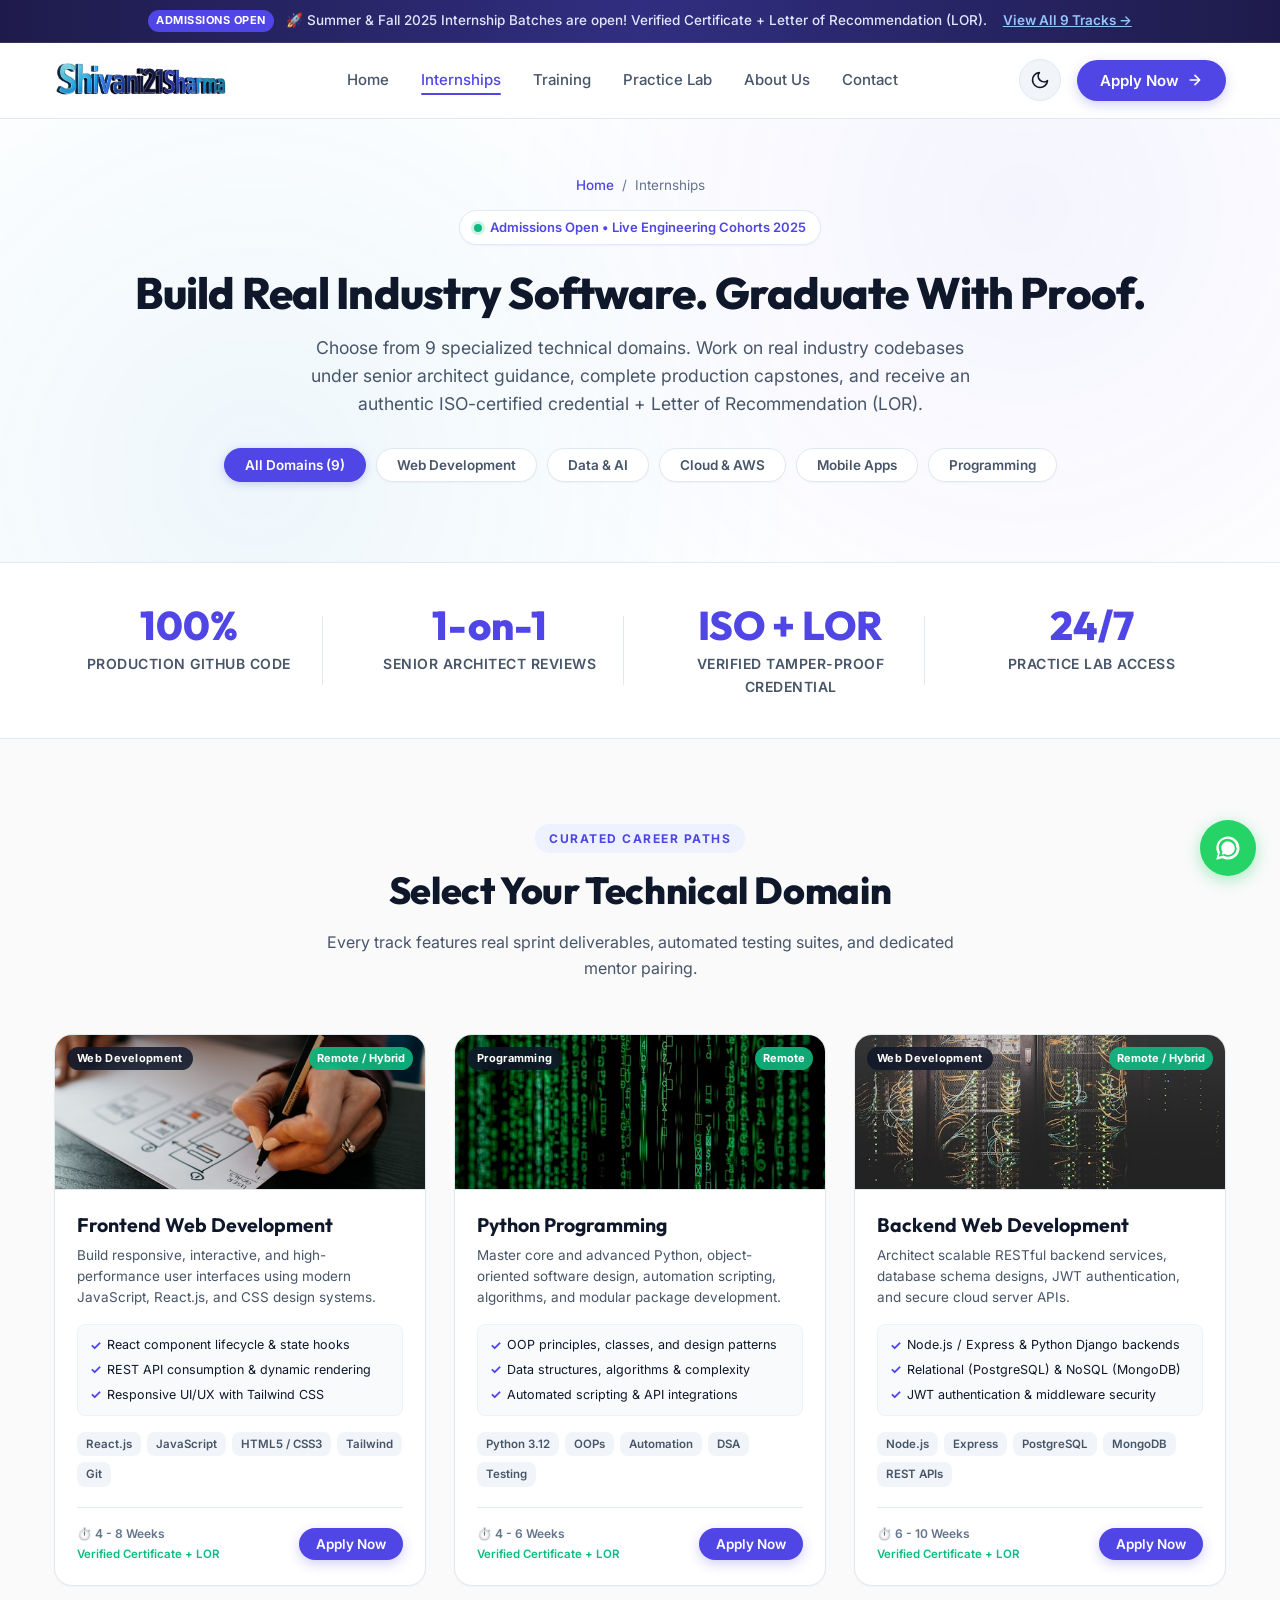
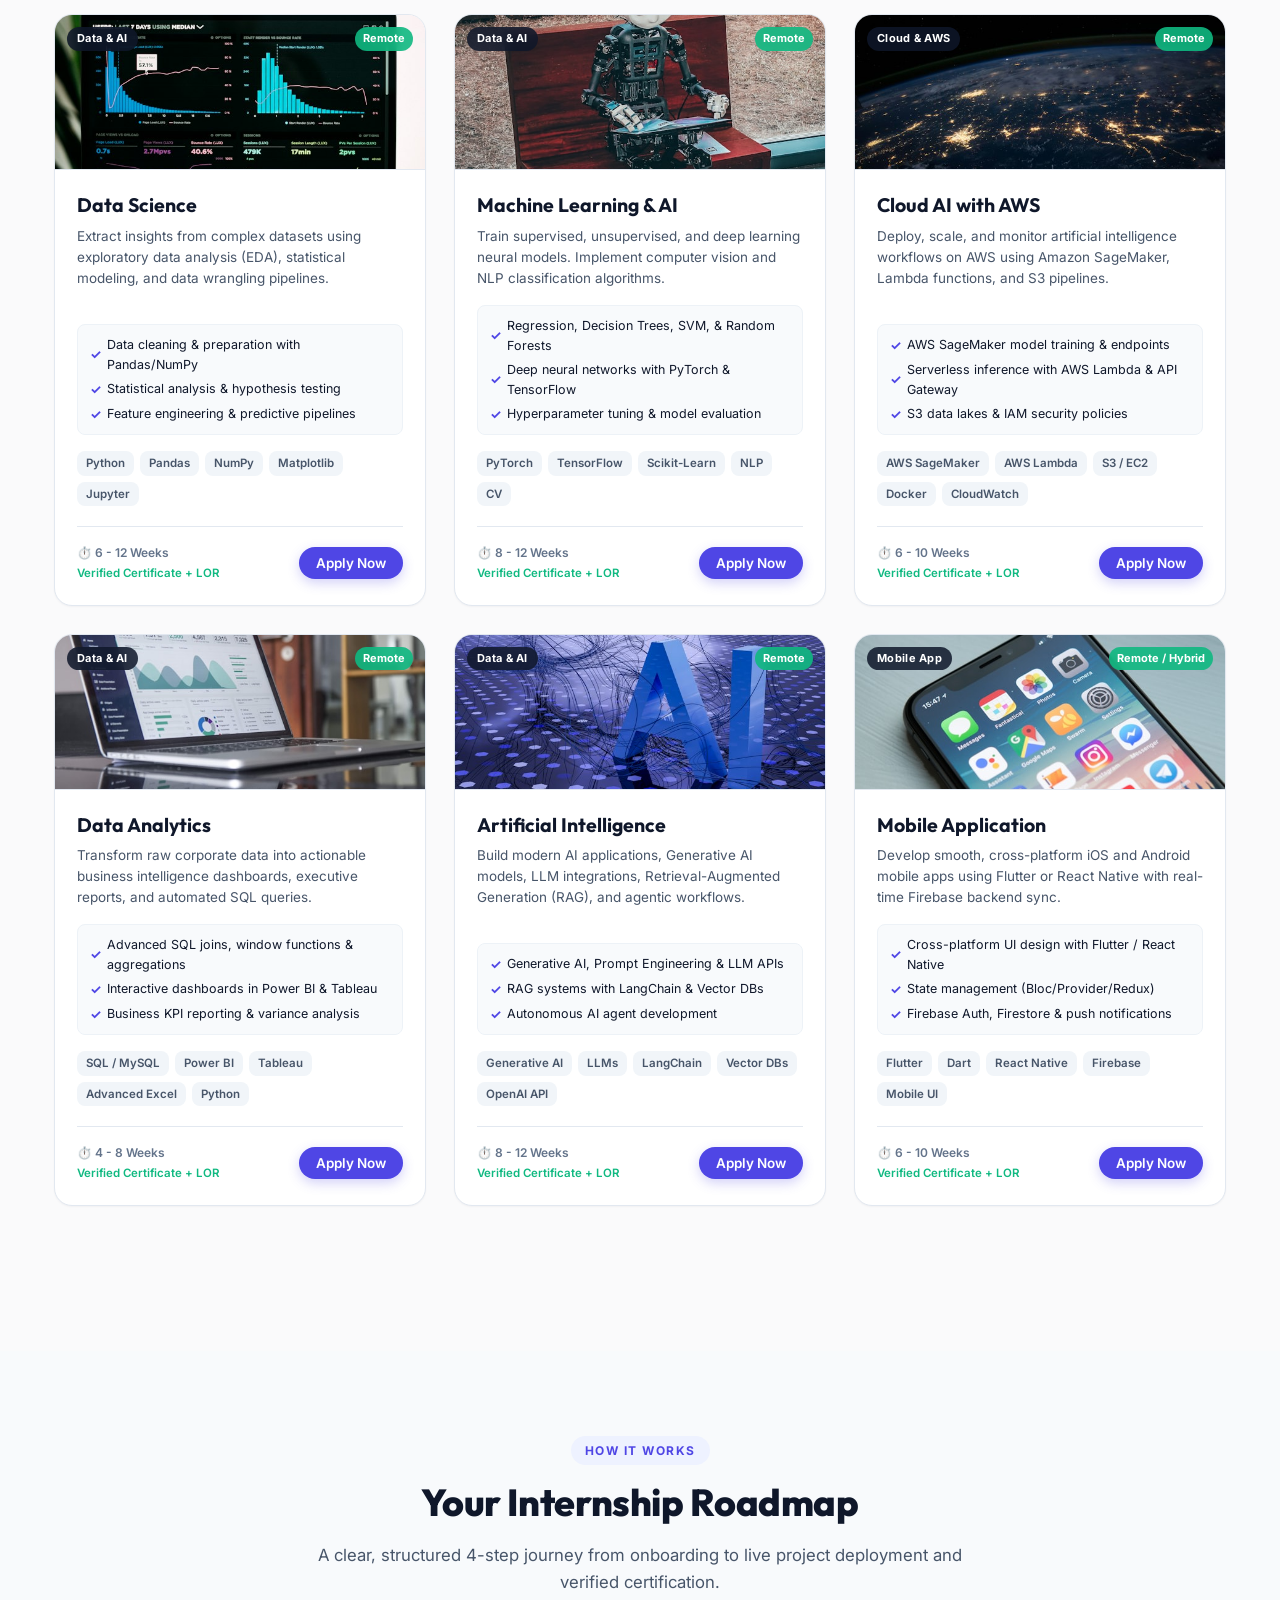
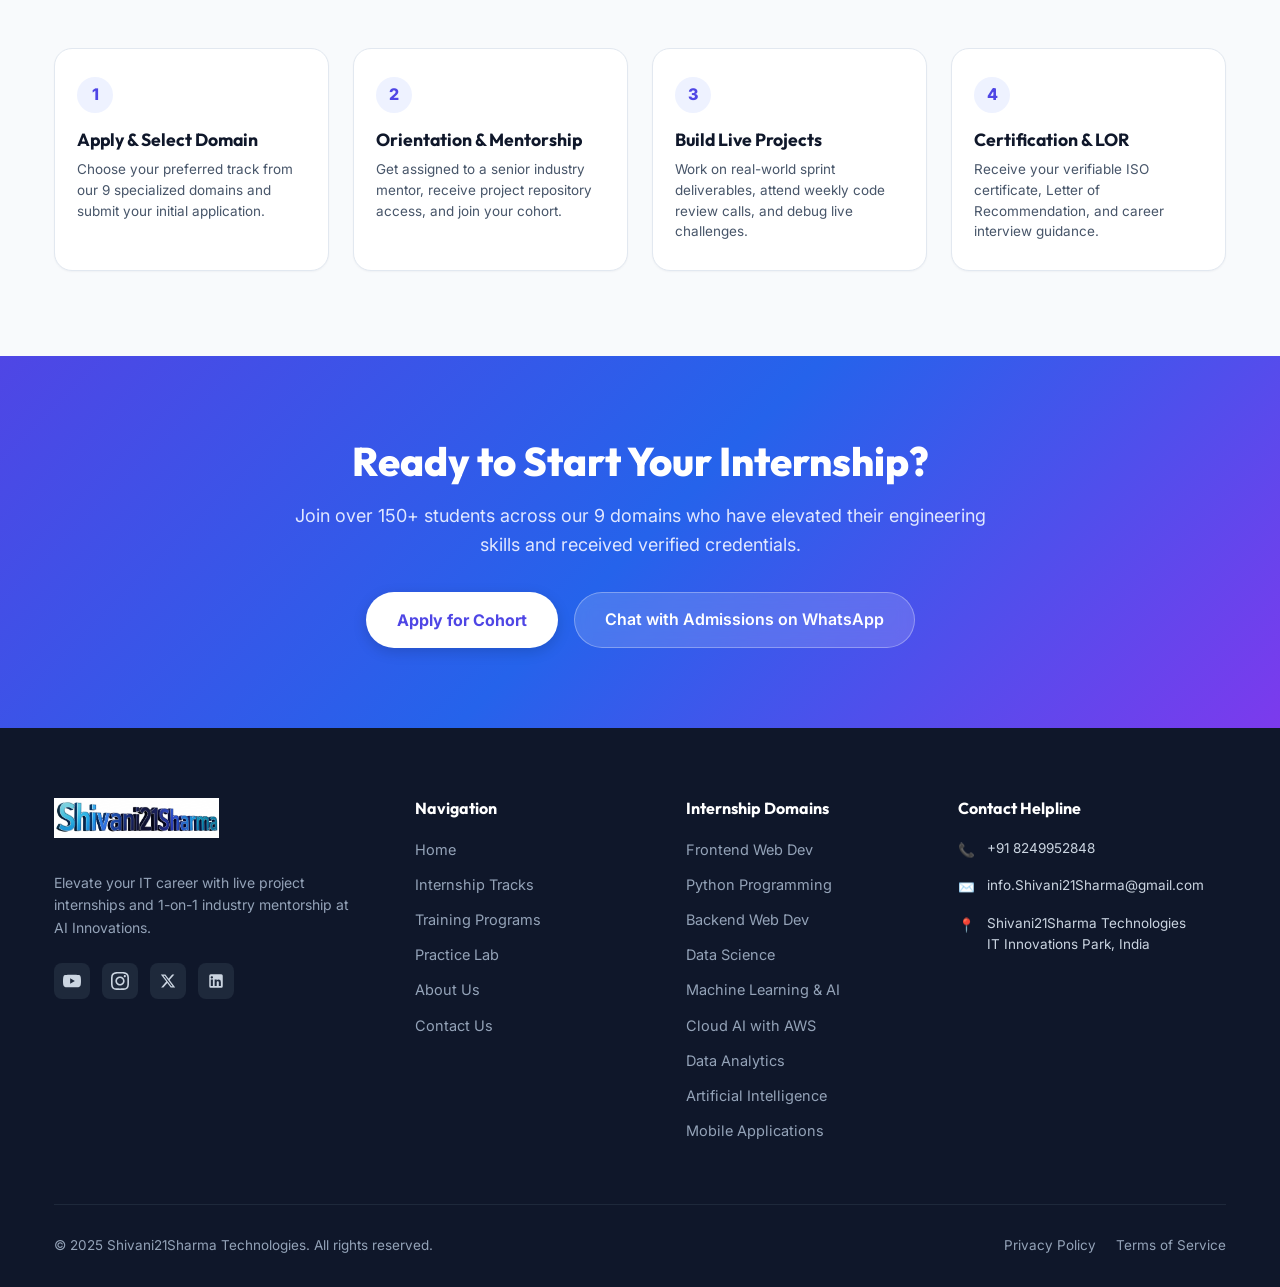
<file: internships.html>
<!DOCTYPE html>
<html lang="en">

<head>
  <meta charset="UTF-8">
  <meta name="viewport" content="width=device-width, initial-scale=1.0">

  <!-- Primary SEO Tags -->
  <title>Internship Programs | Shivani21Sharma Technologies</title>
  <meta name="description"
    content="Explore live project internships in Frontend Web Development, Python Programming, Backend Web Development, Data Science, Machine Learning & AI, Cloud AI with AWS, Data Analytics, Artificial Intelligence, and Mobile Applications at Shivani21Sharma Technologies.">
  <meta name="keywords"
    content="IT internships, Frontend Web Development, Python Programming, Backend Web Development, Data Science, Machine Learning & AI, Cloud AI AWS, Data Analytics, Artificial Intelligence, Mobile Application internship">
  <meta name="author" content="Shivani21Sharma Technologies">

  <!-- Open Graph / Social Tags -->
  <meta property="og:type" content="website">
  <meta property="og:title" content="Internship Programs | Shivani21Sharma Technologies">
  <meta property="og:description"
    content="Gain live project experience and 1-on-1 mentorship across 9 premier IT and AI domains.">
  <meta property="og:image" content="assets/hero-workspace.jpg">

  <!-- Favicon -->
  <link rel="icon" type="image/png" href="assets/favicon-96x96.png">
  <link rel="apple-touch-icon" href="assets/favicon-96x96.png">

  <!-- Google Fonts: Outfit & Inter -->
  <link rel="preconnect" href="https://fonts.googleapis.com">
  <link rel="preconnect" href="https://fonts.gstatic.com" crossorigin>
  <link
    href="https://fonts.googleapis.com/css2?family=Inter:wght@400;500;600;700&family=Outfit:wght@500;600;700;800&display=swap"
    rel="stylesheet">

  <!-- Main Stylesheet -->
  <link rel="stylesheet" href="css/index.css">

  <!-- Instant Theme Initializer -->
  <script>
    (function () {
      const saved = localStorage.getItem('theme');
      const prefersDark = window.matchMedia && window.matchMedia('(prefers-color-scheme: dark)').matches;
      document.documentElement.setAttribute('data-theme', saved ? saved : (prefersDark ? 'dark' : 'light'));
    })();
  </script>
</head>

<body>

  <!-- Top Announcement Bar -->
  <div class="top-bar">
    <div class="top-bar-content">
      <span class="top-bar-badge">Admissions Open</span>
      <span>🚀 Summer & Fall 2025 Internship Batches are open! Verified Certificate + Letter of Recommendation
        (LOR).</span>
      <a href="#internshipsList" class="top-bar-link">View All 9 Tracks &rarr;</a>
    </div>
  </div>

  <!-- Header Navigation -->
  <header class="header" id="header">
    <div class="container header-container">
      <a href="index.html" class="logo-wrapper" aria-label="Shivani21Sharma Technologies Home">
        <img src="assets/logo.png" alt="Shivani21Sharma Technologies Logo" class="logo-img logo-light">
        <img src="assets/logo-dark.png" alt="Shivani21Sharma Technologies Logo" class="logo-img logo-dark">
      </a>

      <nav>
        <ul class="nav-menu" id="navMenu">
          <li><a href="index.html" class="nav-link">Home</a></li>
          <li><a href="internships.html" class="nav-link active">Internships</a></li>
          <li><a href="training.html" class="nav-link">Training</a></li>
          <li><a href="practice-lab.html" class="nav-link">Practice Lab</a></li>
          <li><a href="about-us.html" class="nav-link">About Us</a></li>
          <li><a href="contact.html" class="nav-link">Contact</a></li>
        </ul>
      </nav>

      <div class="header-actions">
        <!-- Theme Toggle Button -->
        <button class="theme-toggle-btn" id="themeToggleBtn" aria-label="Toggle Dark/Light Mode" title="Toggle Theme">
          <svg class="theme-icon-sun" width="20" height="20" viewBox="0 0 24 24" fill="none" stroke="currentColor"
            stroke-width="2" stroke-linecap="round" stroke-linejoin="round">
            <circle cx="12" cy="12" r="5"></circle>
            <line x1="12" y1="1" x2="12" y2="3"></line>
            <line x1="12" y1="21" x2="12" y2="23"></line>
            <line x1="4.22" y1="4.22" x2="5.64" y2="5.64"></line>
            <line x1="18.36" y1="18.36" x2="19.78" y2="19.78"></line>
            <line x1="1" y1="12" x2="3" y2="12"></line>
            <line x1="21" y1="12" x2="23" y2="12"></line>
            <line x1="4.22" y1="19.78" x2="5.64" y2="18.36"></line>
            <line x1="18.36" y1="5.64" x2="19.78" y2="4.22"></line>
          </svg>
          <svg class="theme-icon-moon" width="20" height="20" viewBox="0 0 24 24" fill="none" stroke="currentColor"
            stroke-width="2" stroke-linecap="round" stroke-linejoin="round">
            <path d="M21 12.79A9 9 0 1 1 11.21 3 7 7 0 0 0 21 12.79z"></path>
          </svg>
        </button>

        <button class="btn btn-primary open-apply-modal" id="headerApplyBtn"
          onclick="window.open('https://docs.google.com/forms/d/1-qHkJL1YrfRR0wQc4IssovSOndR669w5ZWbCfiMf6zjQ/viewform', '_blank')">
          Apply Now
          <svg width="16" height="16" viewBox="0 0 24 24" fill="none" stroke="currentColor" stroke-width="2.5"
            stroke-linecap="round" stroke-linejoin="round">
            <path d="M5 12h14M12 5l7 7-7 7" />
          </svg>
        </button>

        <button class="mobile-toggle" id="mobileToggle" aria-label="Toggle navigation menu">
          <svg width="24" height="24" viewBox="0 0 24 24" fill="none" stroke="currentColor" stroke-width="2"
            stroke-linecap="round" stroke-linejoin="round">
            <line x1="3" y1="12" x2="21" y2="12" />
            <line x1="3" y1="6" x2="21" y2="6" />
            <line x1="3" y1="18" x2="21" y2="18" />
          </svg>
        </button>
      </div>
    </div>
  </header>

  <!-- Page Hero Header -->
  <section class="page-hero">
    <div class="container">
      <div class="breadcrumb">
        <a href="index.html">Home</a>
        <span>/</span>
        <span>Internships</span>
      </div>

      <div class="hero-pill">
        <span class="hero-pill-dot" style="background:#10B981;"></span>
        <span>Admissions Open • Live Engineering Cohorts 2025</span>
      </div>

      <h1 class="page-hero-title">
        Build Real Industry Software. <span class="highlight">Graduate With Proof.</span>
      </h1>

      <p class="page-hero-desc">
        Choose from 9 specialized technical domains. Work on real industry codebases under senior architect guidance,
        complete production capstones, and receive an authentic ISO-certified credential + Letter of Recommendation
        (LOR).
      </p>

      <!-- Category Filter Tabs -->
      <div class="filter-bar" id="internshipsFilterBar">
        <button class="filter-btn active" data-filter="all">All Domains (9)</button>
        <button class="filter-btn" data-filter="web">Web Development</button>
        <button class="filter-btn" data-filter="data-ai">Data & AI</button>
        <button class="filter-btn" data-filter="cloud">Cloud & AWS</button>
        <button class="filter-btn" data-filter="mobile">Mobile Apps</button>
        <button class="filter-btn" data-filter="programming">Programming</button>
      </div>
    </div>
  </section>

  <!-- Key Internship Perks Bar -->
  <section class="stats-section" style="border-top: none;">
    <div class="container">
      <div class="stats-grid">
        <div class="stat-item">
          <div class="stat-number">100%</div>
          <div class="stat-label">Production GitHub Code</div>
        </div>
        <div class="stat-item">
          <div class="stat-number">1-on-1</div>
          <div class="stat-label">Senior Architect Reviews</div>
        </div>
        <div class="stat-item">
          <div class="stat-number">ISO + LOR</div>
          <div class="stat-label">Verified Tamper-Proof Credential</div>
        </div>
        <div class="stat-item">
          <div class="stat-number">24/7</div>
          <div class="stat-label">Practice Lab Access</div>
        </div>
      </div>
    </div>
  </section>

  <!-- All 9 Internship Tracks Grid -->
  <section class="section" id="internshipsList">
    <div class="container">
      <div class="section-header">
        <span class="section-tag">Curated Career Paths</span>
        <h2 class="section-title">Select Your Technical Domain</h2>
        <p class="section-subtitle">
          Every track features real sprint deliverables, automated testing suites, and dedicated mentor pairing.
        </p>
      </div>
      <div class="internships-grid">

        <!-- 1. Frontend Web Development -->
        <div class="internship-card" data-category="web">
          <div class="short-frame-box">
            <img src="assets/frontend-dev.jpg" alt="Frontend Web Development" loading="lazy">
            <span class="category-tag">Web Development</span>
            <span class="mode-tag">Remote / Hybrid</span>
          </div>
          <div class="internship-card-body">
            <h3 class="internship-title">Frontend Web Development</h3>
            <p class="internship-desc">
              Build responsive, interactive, and high-performance user interfaces using modern JavaScript, React.js, and
              CSS design systems.
            </p>
            <ul class="curriculum-highlights">
              <li><span class="curriculum-bullet">✓</span> React component lifecycle & state hooks</li>
              <li><span class="curriculum-bullet">✓</span> REST API consumption & dynamic rendering</li>
              <li><span class="curriculum-bullet">✓</span> Responsive UI/UX with Tailwind CSS</li>
            </ul>
            <div class="tech-tags">
              <span class="tech-tag">React.js</span>
              <span class="tech-tag">JavaScript</span>
              <span class="tech-tag">HTML5 / CSS3</span>
              <span class="tech-tag">Tailwind</span>
              <span class="tech-tag">Git</span>
            </div>
            <div class="internship-card-footer">
              <div class="internship-duration-info">
                <span class="duration-text">⏱️ 4 - 8 Weeks</span>
                <span class="perk-text">Verified Certificate + LOR</span>
              </div>
              <button class="btn btn-primary btn-sm open-apply-modal" data-domain="Frontend Web Development"
                onclick="window.open('https://docs.google.com/forms/d/1-qHkJL1YrfRR0wQc4IssovSOndR669w5ZWbCfiMf6zjQ/viewform', '_blank')">
                Apply Now
              </button>
            </div>
          </div>
        </div>

        <!-- 2. Python Programming -->
        <div class="internship-card" data-category="programming">
          <div class="short-frame-box">
            <img src="assets/python-programming.jpg" alt="Python Programming" loading="lazy">
            <span class="category-tag">Programming</span>
            <span class="mode-tag">Remote</span>
          </div>
          <div class="internship-card-body">
            <h3 class="internship-title">Python Programming</h3>
            <p class="internship-desc">
              Master core and advanced Python, object-oriented software design, automation scripting, algorithms, and
              modular package development.
            </p>
            <ul class="curriculum-highlights">
              <li><span class="curriculum-bullet">✓</span> OOP principles, classes, and design patterns</li>
              <li><span class="curriculum-bullet">✓</span> Data structures, algorithms & complexity</li>
              <li><span class="curriculum-bullet">✓</span> Automated scripting & API integrations</li>
            </ul>
            <div class="tech-tags">
              <span class="tech-tag">Python 3.12</span>
              <span class="tech-tag">OOPs</span>
              <span class="tech-tag">Automation</span>
              <span class="tech-tag">DSA</span>
              <span class="tech-tag">Testing</span>
            </div>
            <div class="internship-card-footer">
              <div class="internship-duration-info">
                <span class="duration-text">⏱️ 4 - 6 Weeks</span>
                <span class="perk-text">Verified Certificate + LOR</span>
              </div>
              <button class="btn btn-primary btn-sm open-apply-modal" data-domain="Python Programming"
                onclick="window.open('https://docs.google.com/forms/d/1-qHkJL1YrfRR0wQc4IssovSOndR669w5ZWbCfiMf6zjQ/viewform', '_blank')">
                Apply Now
              </button>
            </div>
          </div>
        </div>

        <!-- 3. Backend Web Development -->
        <div class="internship-card" data-category="web">
          <div class="short-frame-box">
            <img src="assets/backend-dev.jpg" alt="Backend Web Development" loading="lazy">
            <span class="category-tag">Web Development</span>
            <span class="mode-tag">Remote / Hybrid</span>
          </div>
          <div class="internship-card-body">
            <h3 class="internship-title">Backend Web Development</h3>
            <p class="internship-desc">
              Architect scalable RESTful backend services, database schema designs, JWT authentication, and secure cloud
              server APIs.
            </p>
            <ul class="curriculum-highlights">
              <li><span class="curriculum-bullet">✓</span> Node.js / Express & Python Django backends</li>
              <li><span class="curriculum-bullet">✓</span> Relational (PostgreSQL) & NoSQL (MongoDB)</li>
              <li><span class="curriculum-bullet">✓</span> JWT authentication & middleware security</li>
            </ul>
            <div class="tech-tags">
              <span class="tech-tag">Node.js</span>
              <span class="tech-tag">Express</span>
              <span class="tech-tag">PostgreSQL</span>
              <span class="tech-tag">MongoDB</span>
              <span class="tech-tag">REST APIs</span>
            </div>
            <div class="internship-card-footer">
              <div class="internship-duration-info">
                <span class="duration-text">⏱️ 6 - 10 Weeks</span>
                <span class="perk-text">Verified Certificate + LOR</span>
              </div>
              <button class="btn btn-primary btn-sm open-apply-modal" data-domain="Backend Web Development"
                onclick="window.open('https://docs.google.com/forms/d/1-qHkJL1YrfRR0wQc4IssovSOndR669w5ZWbCfiMf6zjQ/viewform', '_blank')">
                Apply Now
              </button>
            </div>
          </div>
        </div>

        <!-- 4. Data Science -->
        <div class="internship-card" data-category="data-ai">
          <div class="short-frame-box">
            <img src="assets/data-science-domain.jpg" alt="Data Science" loading="lazy">
            <span class="category-tag">Data & AI</span>
            <span class="mode-tag">Remote</span>
          </div>
          <div class="internship-card-body">
            <h3 class="internship-title">Data Science</h3>
            <p class="internship-desc">
              Extract insights from complex datasets using exploratory data analysis (EDA), statistical modeling, and
              data wrangling pipelines.
            </p>
            <ul class="curriculum-highlights">
              <li><span class="curriculum-bullet">✓</span> Data cleaning & preparation with Pandas/NumPy</li>
              <li><span class="curriculum-bullet">✓</span> Statistical analysis & hypothesis testing</li>
              <li><span class="curriculum-bullet">✓</span> Feature engineering & predictive pipelines</li>
            </ul>
            <div class="tech-tags">
              <span class="tech-tag">Python</span>
              <span class="tech-tag">Pandas</span>
              <span class="tech-tag">NumPy</span>
              <span class="tech-tag">Matplotlib</span>
              <span class="tech-tag">Jupyter</span>
            </div>
            <div class="internship-card-footer">
              <div class="internship-duration-info">
                <span class="duration-text">⏱️ 6 - 12 Weeks</span>
                <span class="perk-text">Verified Certificate + LOR</span>
              </div>
              <button class="btn btn-primary btn-sm open-apply-modal" data-domain="Data Science"
                onclick="window.open('https://docs.google.com/forms/d/1-qHkJL1YrfRR0wQc4IssovSOndR669w5ZWbCfiMf6zjQ/viewform', '_blank')">
                Apply Now
              </button>
            </div>
          </div>
        </div>

        <!-- 5. Machine Learning & AI -->
        <div class="internship-card" data-category="data-ai">
          <div class="short-frame-box">
            <img src="assets/ml-ai.jpg" alt="Machine Learning & AI" loading="lazy">
            <span class="category-tag">Data & AI</span>
            <span class="mode-tag">Remote</span>
          </div>
          <div class="internship-card-body">
            <h3 class="internship-title">Machine Learning & AI</h3>
            <p class="internship-desc">
              Train supervised, unsupervised, and deep learning neural models. Implement computer vision and NLP
              classification algorithms.
            </p>
            <ul class="curriculum-highlights">
              <li><span class="curriculum-bullet">✓</span> Regression, Decision Trees, SVM, & Random Forests</li>
              <li><span class="curriculum-bullet">✓</span> Deep neural networks with PyTorch & TensorFlow</li>
              <li><span class="curriculum-bullet">✓</span> Hyperparameter tuning & model evaluation</li>
            </ul>
            <div class="tech-tags">
              <span class="tech-tag">PyTorch</span>
              <span class="tech-tag">TensorFlow</span>
              <span class="tech-tag">Scikit-Learn</span>
              <span class="tech-tag">NLP</span>
              <span class="tech-tag">CV</span>
            </div>
            <div class="internship-card-footer">
              <div class="internship-duration-info">
                <span class="duration-text">⏱️ 8 - 12 Weeks</span>
                <span class="perk-text">Verified Certificate + LOR</span>
              </div>
              <button class="btn btn-primary btn-sm open-apply-modal" data-domain="Machine Learning & AI"
                onclick="window.open('https://docs.google.com/forms/d/1-qHkJL1YrfRR0wQc4IssovSOndR669w5ZWbCfiMf6zjQ/viewform', '_blank')">
                Apply Now
              </button>
            </div>
          </div>
        </div>

        <!-- 6. Cloud AI with AWS -->
        <div class="internship-card" data-category="cloud">
          <div class="short-frame-box">
            <img src="assets/cloud-aws.jpg" alt="Cloud AI with AWS" loading="lazy">
            <span class="category-tag">Cloud & AWS</span>
            <span class="mode-tag">Remote</span>
          </div>
          <div class="internship-card-body">
            <h3 class="internship-title">Cloud AI with AWS</h3>
            <p class="internship-desc">
              Deploy, scale, and monitor artificial intelligence workflows on AWS using Amazon SageMaker, Lambda
              functions, and S3 pipelines.
            </p>
            <ul class="curriculum-highlights">
              <li><span class="curriculum-bullet">✓</span> AWS SageMaker model training & endpoints</li>
              <li><span class="curriculum-bullet">✓</span> Serverless inference with AWS Lambda & API Gateway</li>
              <li><span class="curriculum-bullet">✓</span> S3 data lakes & IAM security policies</li>
            </ul>
            <div class="tech-tags">
              <span class="tech-tag">AWS SageMaker</span>
              <span class="tech-tag">AWS Lambda</span>
              <span class="tech-tag">S3 / EC2</span>
              <span class="tech-tag">Docker</span>
              <span class="tech-tag">CloudWatch</span>
            </div>
            <div class="internship-card-footer">
              <div class="internship-duration-info">
                <span class="duration-text">⏱️ 6 - 10 Weeks</span>
                <span class="perk-text">Verified Certificate + LOR</span>
              </div>
              <button class="btn btn-primary btn-sm open-apply-modal" data-domain="Cloud AI with AWS"
                onclick="window.open('https://docs.google.com/forms/d/1-qHkJL1YrfRR0wQc4IssovSOndR669w5ZWbCfiMf6zjQ/viewform', '_blank')">
                Apply Now
              </button>
            </div>
          </div>
        </div>

        <!-- 7. Data Analytics -->
        <div class="internship-card" data-category="data-ai">
          <div class="short-frame-box">
            <img src="assets/data-analytics.jpg" alt="Data Analytics" loading="lazy">
            <span class="category-tag">Data & AI</span>
            <span class="mode-tag">Remote</span>
          </div>
          <div class="internship-card-body">
            <h3 class="internship-title">Data Analytics</h3>
            <p class="internship-desc">
              Transform raw corporate data into actionable business intelligence dashboards, executive reports, and
              automated SQL queries.
            </p>
            <ul class="curriculum-highlights">
              <li><span class="curriculum-bullet">✓</span> Advanced SQL joins, window functions & aggregations</li>
              <li><span class="curriculum-bullet">✓</span> Interactive dashboards in Power BI & Tableau</li>
              <li><span class="curriculum-bullet">✓</span> Business KPI reporting & variance analysis</li>
            </ul>
            <div class="tech-tags">
              <span class="tech-tag">SQL / MySQL</span>
              <span class="tech-tag">Power BI</span>
              <span class="tech-tag">Tableau</span>
              <span class="tech-tag">Advanced Excel</span>
              <span class="tech-tag">Python</span>
            </div>
            <div class="internship-card-footer">
              <div class="internship-duration-info">
                <span class="duration-text">⏱️ 4 - 8 Weeks</span>
                <span class="perk-text">Verified Certificate + LOR</span>
              </div>
              <button class="btn btn-primary btn-sm open-apply-modal" data-domain="Data Analytics"
                onclick="window.open('https://docs.google.com/forms/d/1-qHkJL1YrfRR0wQc4IssovSOndR669w5ZWbCfiMf6zjQ/viewform', '_blank')">
                Apply Now
              </button>
            </div>
          </div>
        </div>

        <!-- 8. Artificial Intelligence -->
        <div class="internship-card" data-category="data-ai">
          <div class="short-frame-box">
            <img src="assets/ai-core.jpg" alt="Artificial Intelligence" loading="lazy">
            <span class="category-tag">Data & AI</span>
            <span class="mode-tag">Remote</span>
          </div>
          <div class="internship-card-body">
            <h3 class="internship-title">Artificial Intelligence</h3>
            <p class="internship-desc">
              Build modern AI applications, Generative AI models, LLM integrations, Retrieval-Augmented Generation
              (RAG), and agentic workflows.
            </p>
            <ul class="curriculum-highlights">
              <li><span class="curriculum-bullet">✓</span> Generative AI, Prompt Engineering & LLM APIs</li>
              <li><span class="curriculum-bullet">✓</span> RAG systems with LangChain & Vector DBs</li>
              <li><span class="curriculum-bullet">✓</span> Autonomous AI agent development</li>
            </ul>
            <div class="tech-tags">
              <span class="tech-tag">Generative AI</span>
              <span class="tech-tag">LLMs</span>
              <span class="tech-tag">LangChain</span>
              <span class="tech-tag">Vector DBs</span>
              <span class="tech-tag">OpenAI API</span>
            </div>
            <div class="internship-card-footer">
              <div class="internship-duration-info">
                <span class="duration-text">⏱️ 8 - 12 Weeks</span>
                <span class="perk-text">Verified Certificate + LOR</span>
              </div>
              <button class="btn btn-primary btn-sm open-apply-modal" data-domain="Artificial Intelligence"
                onclick="window.open('https://docs.google.com/forms/d/1-qHkJL1YrfRR0wQc4IssovSOndR669w5ZWbCfiMf6zjQ/viewform', '_blank')">
                Apply Now
              </button>
            </div>
          </div>
        </div>

        <!-- 9. Mobile Application -->
        <div class="internship-card" data-category="mobile">
          <div class="short-frame-box">
            <img src="assets/mobile-app.jpg" alt="Mobile Application" loading="lazy">
            <span class="category-tag">Mobile App</span>
            <span class="mode-tag">Remote / Hybrid</span>
          </div>
          <div class="internship-card-body">
            <h3 class="internship-title">Mobile Application</h3>
            <p class="internship-desc">
              Develop smooth, cross-platform iOS and Android mobile apps using Flutter or React Native with real-time
              Firebase backend sync.
            </p>
            <ul class="curriculum-highlights">
              <li><span class="curriculum-bullet">✓</span> Cross-platform UI design with Flutter / React Native</li>
              <li><span class="curriculum-bullet">✓</span> State management (Bloc/Provider/Redux)</li>
              <li><span class="curriculum-bullet">✓</span> Firebase Auth, Firestore & push notifications</li>
            </ul>
            <div class="tech-tags">
              <span class="tech-tag">Flutter</span>
              <span class="tech-tag">Dart</span>
              <span class="tech-tag">React Native</span>
              <span class="tech-tag">Firebase</span>
              <span class="tech-tag">Mobile UI</span>
            </div>
            <div class="internship-card-footer">
              <div class="internship-duration-info">
                <span class="duration-text">⏱️ 6 - 10 Weeks</span>
                <span class="perk-text">Verified Certificate + LOR</span>
              </div>
              <button class="btn btn-primary btn-sm open-apply-modal" data-domain="Mobile Application"
                onclick="window.open('https://docs.google.com/forms/d/1-qHkJL1YrfRR0wQc4IssovSOndR669w5ZWbCfiMf6zjQ/viewform', '_blank')">
                Apply Now
              </button>
            </div>
          </div>
        </div>

      </div>
    </div>
  </section>

  <!-- Internship Process & Roadmap Section -->
  <section class="section section-subtle">
    <div class="container">
      <div class="section-header">
        <span class="section-tag">How It Works</span>
        <h2 class="section-title">Your Internship Roadmap</h2>
        <p class="section-desc">
          A clear, structured 4-step journey from onboarding to live project deployment and verified certification.
        </p>
      </div>

      <div class="process-grid">
        <div class="process-step-card">
          <div class="step-number">1</div>
          <h4>Apply & Select Domain</h4>
          <p>Choose your preferred track from our 9 specialized domains and submit your initial application.</p>
        </div>

        <div class="process-step-card">
          <div class="step-number">2</div>
          <h4>Orientation & Mentorship</h4>
          <p>Get assigned to a senior industry mentor, receive project repository access, and join your cohort.</p>
        </div>

        <div class="process-step-card">
          <div class="step-number">3</div>
          <h4>Build Live Projects</h4>
          <p>Work on real-world sprint deliverables, attend weekly code review calls, and debug live challenges.</p>
        </div>

        <div class="process-step-card">
          <div class="step-number">4</div>
          <h4>Certification & LOR</h4>
          <p>Receive your verifiable ISO certificate, Letter of Recommendation, and career interview guidance.</p>
        </div>
      </div>
    </div>
  </section>

  <!-- CTA Section -->
  <section class="cta-section">
    <div class="container">
      <div class="cta-box">
        <h2 class="cta-title">Ready to Start Your Internship?</h2>
        <p class="cta-desc">
          Join over 150+ students across our 9 domains who have elevated their engineering skills and received verified
          credentials.
        </p>
        <div class="cta-actions">
          <button class="btn btn-white btn-lg open-apply-modal" data-domain="General Internship Track"
            onclick="window.open('https://docs.google.com/forms/d/1-qHkJL1YrfRR0wQc4IssovSOndR669w5ZWbCfiMf6zjQ/viewform', '_blank')">
            Apply for Cohort
          </button>
          <a href="https://wa.me/918249952848" target="_blank" rel="noopener noreferrer" class="btn btn-glass btn-lg">
            Chat with Admissions on WhatsApp
          </a>
        </div>
      </div>
    </div>
  </section>

  <!-- Clean Footer -->
  <footer class="footer">
    <div class="container">
      <div class="footer-grid">
        <!-- Col 1: Brand -->
        <div class="footer-brand">
          <div class="footer-logo-wrap">
            <img src="assets/logo-dark.png" alt="Shivani21Sharma Technologies Logo" class="logo-img">
          </div>
          <p>
            Elevate your IT career with live project internships and 1-on-1 industry mentorship at AI Innovations.
          </p>
          <div class="social-links">
            <a href="https://www.youtube.com/@Shivani21Sharma" target="_blank" rel="noopener" class="social-icon"
              aria-label="YouTube">
              <svg width="18" height="18" viewBox="0 0 24 24" fill="currentColor">
                <path
                  d="M23.498 6.186a3.016 3.016 0 0 0-2.122-2.136C19.505 3.545 12 3.545 12 3.545s-7.505 0-9.377.505A3.017 3.017 0 0 0 .502 6.186C0 8.07 0 12 0 12s0 3.93.502 5.814a3.016 3.016 0 0 0 2.122 2.136c1.871.505 9.376.505 9.376.505s7.505 0 9.377-.505a3.015 3.015 0 0 0 2.122-2.136C24 15.93 24 12 24 12s0-3.93-.502-5.814zM9.545 15.568V8.432L15.818 12l-6.273 3.568z" />
              </svg>
            </a>
            <a href="https://www.instagram.com/Shivani21Sharma/" target="_blank" rel="noopener" class="social-icon"
              aria-label="Instagram">
              <svg width="18" height="18" viewBox="0 0 24 24" fill="currentColor">
                <path
                  d="M12 2.163c3.204 0 3.584.012 4.85.07 3.252.148 4.771 1.691 4.919 4.919.058 1.265.069 1.645.069 4.849 0 3.205-.012 3.584-.069 4.849-.149 3.225-1.664 4.771-4.919 4.919-1.266.058-1.644.07-4.85.07-3.204 0-3.584-.012-4.849-.07-3.26-.149-4.771-1.699-4.919-4.92-.058-1.265-.07-1.644-.07-4.849 0-3.204.013-3.583.07-4.849.149-3.227 1.664-4.771 4.919-4.919 1.266-.057 1.645-.069 4.849-.069zm0-2.163c-3.259 0-3.667.014-4.947.072-4.358.2-6.78 2.618-6.98 6.98-.059 1.281-.073 1.689-.073 4.948 0 3.259.014 3.668.072 4.948.2 4.358 2.618 6.78 6.98 6.98 1.281.058 1.689.072 4.948.072 3.259 0 3.668-.014 4.948-.072 4.354-.2 6.782-2.618 6.979-6.98.059-1.28.073-1.689.073-4.948 0-3.259-.014-3.667-.072-4.947-.196-4.354-2.617-6.78-6.979-6.98-1.281-.059-1.69-.073-4.949-.073zm0 5.838c-3.403 0-6.162 2.759-6.162 6.162s2.759 6.163 6.162 6.163 6.162-2.759 6.162-6.163c0-3.403-2.759-6.162-6.162-6.162zm0 10.162c-2.209 0-4-1.79-4-4 0-2.209 1.791-4 4-4s4 1.791 4 4c0 2.21-1.791 4-4 4zm6.406-11.845c-.796 0-1.441.645-1.441 1.44s.645 1.44 1.441 1.44c.795 0 1.439-.645 1.439-1.44s-.644-1.44-1.439-1.44z" />
              </svg>
            </a>
            <a href="https://x.com/Shivani21Sharma" target="_blank" rel="noopener" class="social-icon"
              aria-label="X / Twitter">
              <svg width="16" height="16" viewBox="0 0 24 24" fill="currentColor">
                <path
                  d="M18.244 2.25h3.308l-7.227 8.26 8.502 11.24H16.17l-5.214-6.817L4.99 21.75H1.68l7.73-8.835L1.254 2.25H8.08l4.713 6.231zm-1.161 17.52h1.833L7.084 4.126H5.117z" />
              </svg>
            </a>
            <a href="https://www.linkedin.com/company/Shivani21Sharma" target="_blank" rel="noopener"
              class="social-icon" aria-label="LinkedIn">
              <svg width="18" height="18" viewBox="0 0 24 24" fill="currentColor">
                <path
                  d="M19 3a2 2 0 0 1 2 2v14a2 2 0 0 1-2 2H5a2 2 0 0 1-2-2V5a2 2 0 0 1 2-2h14m-.5 15.5v-5.3a3.26 3.26 0 0 0-3.26-3.26c-.85 0-1.84.52-2.28 1.3v-1.11h-2.79v8.37h2.79v-4.93c0-.77.62-1.4 1.39-1.4a1.4 1.4 0 0 1 1.4 1.4v4.93h2.75M6.46 8.76c.9 0 1.63-.73 1.63-1.63s-.73-1.63-1.63-1.63c-.9 0-1.63.73-1.63 1.63s.73 1.63 1.63 1.63m1.4 9.74v-8.37H5.06v8.37h2.8z" />
              </svg>
            </a>
          </div>
        </div>

        <!-- Col 2: Navigation -->
        <div class="footer-col">
          <h4>Navigation</h4>
          <ul class="footer-links">
            <li><a href="index.html">Home</a></li>
            <li><a href="internships.html">Internship Tracks</a></li>
            <li><a href="training.html">Training Programs</a></li>
            <li><a href="practice-lab.html">Practice Lab</a></li>
            <li><a href="about-us.html">About Us</a></li>
            <li><a href="contact.html">Contact Us</a></li>
          </ul>
        </div>

        <!-- Col 3: Domains -->
        <div class="footer-col">
          <h4>Internship Domains</h4>
          <ul class="footer-links">
            <li><a href="internships.html">Frontend Web Dev</a></li>
            <li><a href="internships.html">Python Programming</a></li>
            <li><a href="internships.html">Backend Web Dev</a></li>
            <li><a href="internships.html">Data Science</a></li>
            <li><a href="internships.html">Machine Learning & AI</a></li>
            <li><a href="internships.html">Cloud AI with AWS</a></li>
            <li><a href="internships.html">Data Analytics</a></li>
            <li><a href="internships.html">Artificial Intelligence</a></li>
            <li><a href="internships.html">Mobile Applications</a></li>
          </ul>
        </div>

        <!-- Col 4: Contact Info -->
        <div class="footer-col">
          <h4>Contact Helpline</h4>
          <ul class="contact-info-list">
            <li>
              <span class="contact-icon">📞</span>
              <span>+91 8249952848</span>
            </li>
            <li>
              <span class="contact-icon">✉️</span>
              <span>info.Shivani21Sharma@gmail.com</span>
            </li>
            <li>
              <span class="contact-icon">📍</span>
              <span>Shivani21Sharma Technologies<br>IT Innovations Park, India</span>
            </li>
          </ul>
        </div>
      </div>

      <div class="footer-bottom">
        <div>
          © 2025 Shivani21Sharma Technologies. All rights reserved.
        </div>
        <div class="footer-bottom-links">
          <a href="#">Privacy Policy</a>
          <a href="#">Terms of Service</a>
        </div>
      </div>
    </div>
  </footer>

  <!-- Floating WhatsApp Widget -->
  <div class="whatsapp-widget">
    <div class="whatsapp-tooltip">Chat with Admissions</div>
    <a href="https://wa.me/918249952848?text=Hello%2C%20I%20want%20to%20know%20more%20about%20Shivani21Sharma%20internships."
      target="_blank" rel="noopener noreferrer" class="whatsapp-btn" aria-label="Contact via WhatsApp">
      <svg width="28" height="28" viewBox="0 0 24 24" fill="currentColor">
        <path
          d="M12.031 6.172c-3.181 0-5.767 2.586-5.768 5.766-.001 1.298.38 2.27 1.019 3.287l-.711 2.598 2.664-.698c.97.53 1.961.815 2.796.815 3.183 0 5.768-2.587 5.769-5.766.001-3.182-2.585-5.768-5.769-5.768zm7.421 5.828c-.002 4.148-3.376 7.521-7.523 7.521-.004 0-.007 0-.011 0-1.309 0-2.593-.353-3.714-1.021l-4.137 1.085 1.105-4.035c-.736-1.168-1.125-2.52-1.125-3.914.002-4.148 3.376-7.521 7.524-7.521 4.146 0 7.52 3.373 7.521 7.521zm2.399-.001c-.003-5.467-4.449-9.914-9.92-9.914-5.47 0-9.916 4.447-9.919 9.914-.002 1.748.457 3.456 1.328 4.965l-1.41 5.151 5.272-1.382c1.458.796 3.104 1.216 4.78 1.216h.004c5.469 0 9.916-4.446 9.918-9.914z" />
      </svg>
    </a>
  </div>

  <!-- Interactive Application Modal -->
  <div class="modal-overlay" id="applicationModal" role="dialog" aria-modal="true" aria-labelledby="modalTitle">
    <div class="modal-content">
      <button class="modal-close-btn" id="closeModalBtn" aria-label="Close dialog">&times;</button>

      <div class="modal-header">
        <span class="section-tag">Internship Application</span>
        <h3 id="modalTitle">Apply for Internship Program</h3>
        <p>Fill out the form below to receive syllabus details, cohort dates, and mentor allocation.</p>
      </div>

      <form id="applyForm">
        <div class="form-group">
          <label class="form-label" for="applicantName">Full Name *</label>
          <input type="text" id="applicantName" class="form-input" placeholder="e.g. Rahul Sharma" required>
        </div>

        <div class="form-row">
          <div class="form-group">
            <label class="form-label" for="applicantEmail">Email Address *</label>
            <input type="email" id="applicantEmail" class="form-input" placeholder="rahul@example.com" required>
          </div>
          <div class="form-group">
            <label class="form-label" for="applicantPhone">Phone / WhatsApp *</label>
            <input type="tel" id="applicantPhone" class="form-input" placeholder="+91 98765 43210" required>
          </div>
        </div>

        <div class="form-group">
          <label class="form-label" for="modalDomainSelect">Select Internship Track *</label>
          <select id="modalDomainSelect" class="form-select" required>
            <option value="Frontend Web Development">Frontend Web Development</option>
            <option value="Python Programming">Python Programming</option>
            <option value="Backend Web Development">Backend Web Development</option>
            <option value="Data Science">Data Science</option>
            <option value="Machine Learning & AI">Machine Learning & AI</option>
            <option value="Cloud AI with AWS">Cloud AI with AWS</option>
            <option value="Data Analytics">Data Analytics</option>
            <option value="Artificial Intelligence">Artificial Intelligence</option>
            <option value="Mobile Application">Mobile Application Development</option>
            <option value="General Internship Track">General Inquiry / Guidance</option>
          </select>
        </div>

        <div class="form-group">
          <label class="form-label" for="applicantCollege">College / Year / Background</label>
          <input type="text" id="applicantCollege" class="form-input"
            placeholder="e.g. 3rd Year B.Tech / BCA / Fresh Graduate">
        </div>

        <div class="form-group">
          <label class="form-label" for="applicantNotes">Learning Goals / Availability</label>
          <textarea id="applicantNotes" class="form-textarea" rows="3"
            placeholder="Tell us when you want to start or any questions you have..."></textarea>
        </div>

        <button type="submit" class="btn btn-primary btn-lg" style="width: 100%;">
          Submit Application
        </button>
      </form>
    </div>
  </div>

  <!-- Toast Notification -->
  <div class="toast" id="toastNotification" role="alert">
    <svg width="20" height="20" viewBox="0 0 24 24" fill="none" stroke="currentColor" stroke-width="2.5">
      <path d="M20 6L9 17l-5-5" />
    </svg>
    <span class="toast-text">Application submitted successfully!</span>
  </div>

  <!-- Main JavaScript File -->
  <script src="js/main.js"></script>
</body>

</html>
</file>
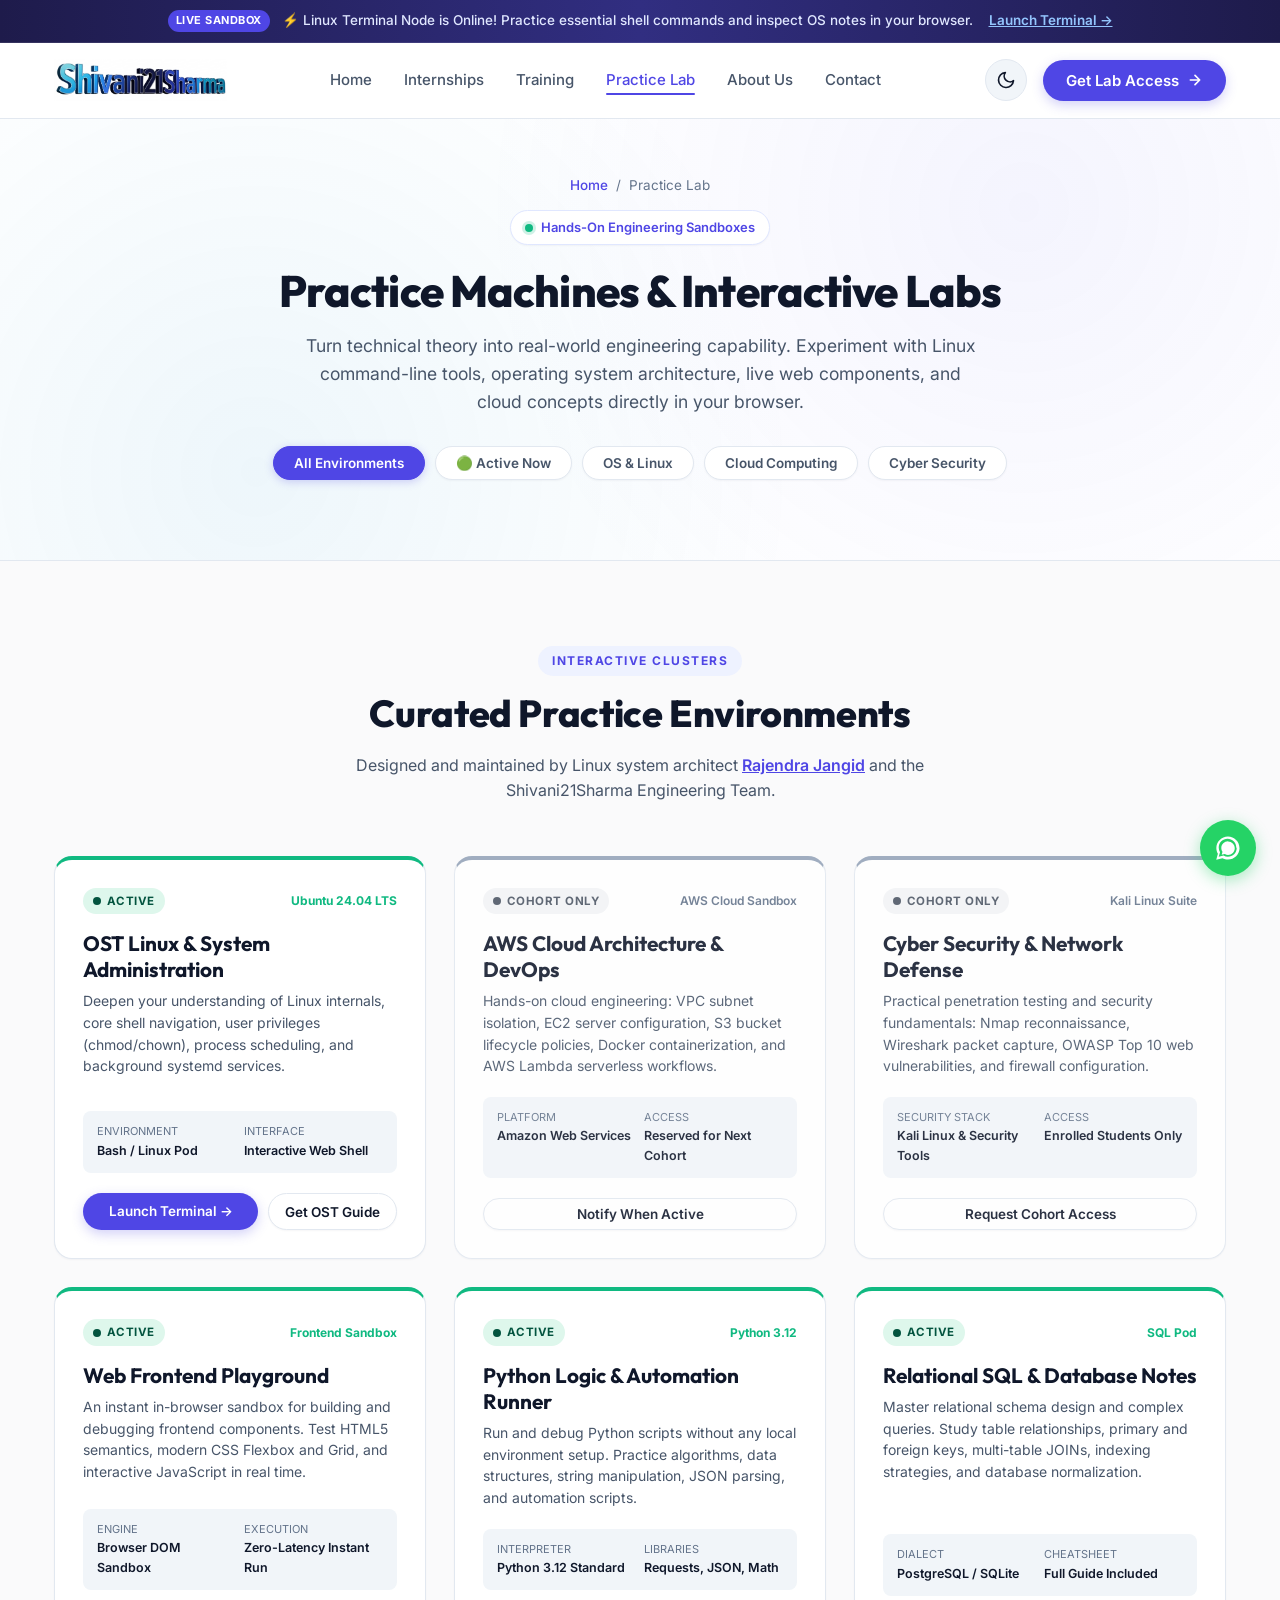
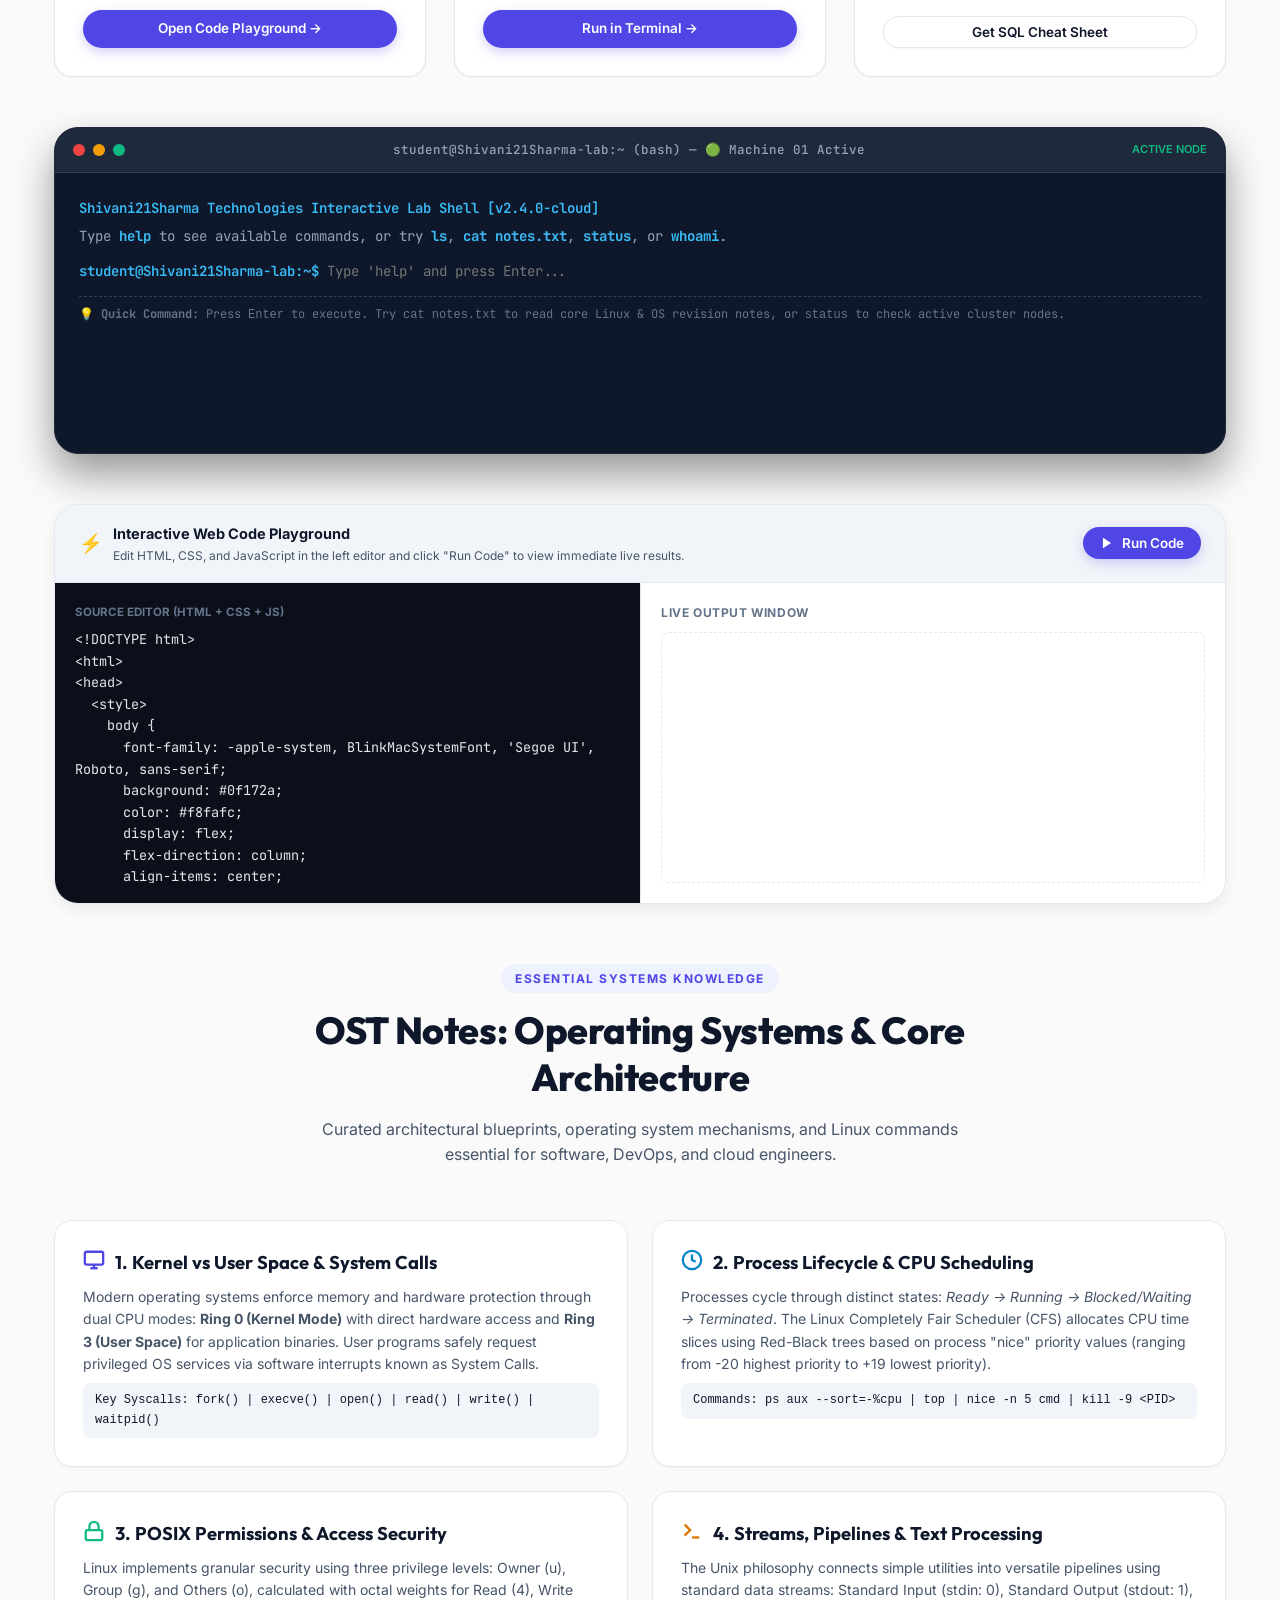
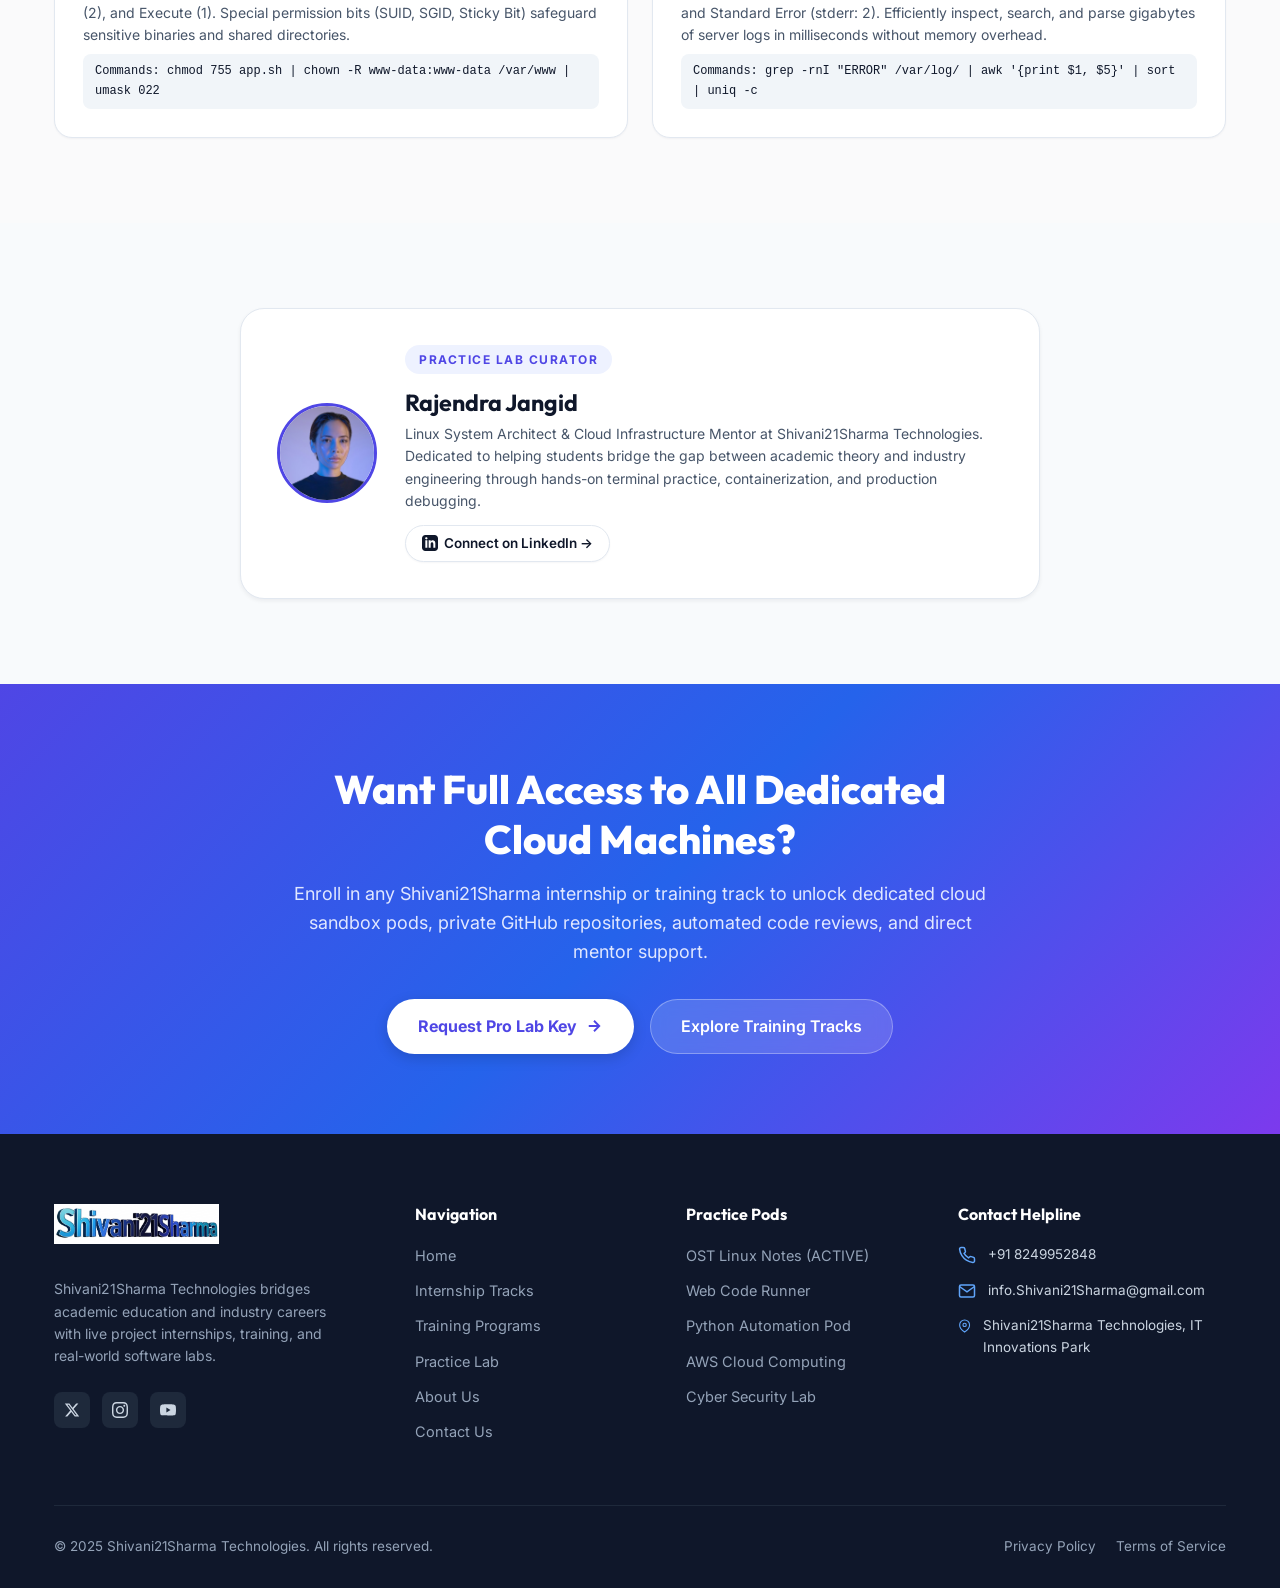
<file: practice-lab.html>
<!DOCTYPE html>
<html lang="en">

<head>
  <meta charset="UTF-8">
  <meta name="viewport" content="width=device-width, initial-scale=1.0">

  <!-- Primary SEO Tags -->
  <title>Practice Lab & Machines | Interactive Linux & Cloud Notes | Shivani21Sharma</title>
  <meta name="description"
    content="Access Shivani21Sharma Practice Lab Machines: Operating System & Linux OST Notes, AWS Cloud Computing Notes, and Cyber Security Practice Labs. Run commands in the live web terminal and code playground.">
  <meta name="keywords"
    content="practice lab, practice machines, linux notes, OST notes, operating systems, cloud notes, cyber security lab, online terminal, Rajendra Jangid, Shivani21Sharma">
  <meta name="author" content="Shivani21Sharma Technologies">

  <!-- Open Graph / Social Tags -->
  <meta property="og:type" content="website">
  <meta property="og:title" content="Practice Lab & Machines | Shivani21Sharma Technologies">
  <meta property="og:description"
    content="Hands-on practice machines, Operating System OST notes, and live terminal sandbox.">
  <meta property="og:image" content="assets/hero-workspace.jpg">

  <!-- Favicon -->
  <link rel="icon" type="image/png" href="assets/favicon-96x96.png">
  <link rel="apple-touch-icon" href="assets/favicon-96x96.png">

  <!-- Google Fonts: Outfit & Inter -->
  <link rel="preconnect" href="https://fonts.googleapis.com">
  <link rel="preconnect" href="https://fonts.gstatic.com" crossorigin>
  <link
    href="https://fonts.googleapis.com/css2?family=Inter:wght@400;500;600;700&family=Outfit:wght@500;600;700;800&family=JetBrains+Mono:wght@400;500;600&display=swap"
    rel="stylesheet">

  <!-- Main Stylesheet -->
  <link rel="stylesheet" href="css/index.css">

  <!-- Instant Theme Initializer -->
  <script>
    (function () {
      const saved = localStorage.getItem('theme');
      const prefersDark = window.matchMedia && window.matchMedia('(prefers-color-scheme: dark)').matches;
      document.documentElement.setAttribute('data-theme', saved ? saved : (prefersDark ? 'dark' : 'light'));
    })();
  </script>
</head>

<body>

  <!-- Top Announcement Bar -->
  <div class="top-bar">
    <div class="top-bar-content">
      <span class="top-bar-badge">Live Sandbox</span>
      <span>⚡ Linux Terminal Node is Online! Practice essential shell commands and inspect OS notes in your
        browser.</span>
      <a href="#terminalSection" class="top-bar-link">Launch Terminal &rarr;</a>
    </div>
  </div>

  <!-- Header Navigation -->
  <header class="header" id="header">
    <div class="container header-container">
      <a href="index.html" class="logo-wrapper" aria-label="Shivani21Sharma Technologies Home">
        <img src="assets/logo.png" alt="Shivani21Sharma Technologies Logo" class="logo-img logo-light">
        <img src="assets/logo-dark.png" alt="Shivani21Sharma Technologies Logo" class="logo-img logo-dark">
      </a>

      <nav>
        <ul class="nav-menu" id="navMenu">
          <li><a href="index.html" class="nav-link">Home</a></li>
          <li><a href="internships.html" class="nav-link">Internships</a></li>
          <li><a href="training.html" class="nav-link">Training</a></li>
          <li><a href="practice-lab.html" class="nav-link active">Practice Lab</a></li>
          <li><a href="about-us.html" class="nav-link">About Us</a></li>
          <li><a href="contact.html" class="nav-link">Contact</a></li>
        </ul>
      </nav>

      <div class="header-actions">
        <!-- Theme Toggle Button -->
        <button class="theme-toggle-btn" id="themeToggleBtn" aria-label="Toggle Dark/Light Mode" title="Toggle Theme">
          <svg class="theme-icon-sun" width="20" height="20" viewBox="0 0 24 24" fill="none" stroke="currentColor"
            stroke-width="2" stroke-linecap="round" stroke-linejoin="round">
            <circle cx="12" cy="12" r="5"></circle>
            <line x1="12" y1="1" x2="12" y2="3"></line>
            <line x1="12" y1="21" x2="12" y2="23"></line>
            <line x1="4.22" y1="4.22" x2="5.64" y2="5.64"></line>
            <line x1="18.36" y1="18.36" x2="19.78" y2="19.78"></line>
            <line x1="1" y1="12" x2="3" y2="12"></line>
            <line x1="21" y1="12" x2="23" y2="12"></line>
            <line x1="4.22" y1="19.78" x2="5.64" y2="18.36"></line>
            <line x1="18.36" y1="5.64" x2="19.78" y2="4.22"></line>
          </svg>
          <svg class="theme-icon-moon" width="20" height="20" viewBox="0 0 24 24" fill="none" stroke="currentColor"
            stroke-width="2" stroke-linecap="round" stroke-linejoin="round">
            <path d="M21 12.79A9 9 0 1 1 11.21 3 7 7 0 0 0 21 12.79z"></path>
          </svg>
        </button>

        <button class="btn btn-primary open-apply-modal" id="headerApplyBtn" data-domain="Practice Lab Access">
          Get Lab Access
          <svg width="16" height="16" viewBox="0 0 24 24" fill="none" stroke="currentColor" stroke-width="2.5"
            stroke-linecap="round" stroke-linejoin="round">
            <path d="M5 12h14M12 5l7 7-7 7" />
          </svg>
        </button>

        <button class="mobile-toggle" id="mobileToggle" aria-label="Toggle navigation menu">
          <svg width="24" height="24" viewBox="0 0 24 24" fill="none" stroke="currentColor" stroke-width="2"
            stroke-linecap="round" stroke-linejoin="round">
            <line x1="3" y1="12" x2="21" y2="12" />
            <line x1="3" y1="6" x2="21" y2="6" />
            <line x1="3" y1="18" x2="21" y2="18" />
          </svg>
        </button>
      </div>
    </div>
  </header>

  <!-- Page Hero Section -->
  <section class="page-hero">
    <div class="container">
      <div class="breadcrumb">
        <a href="index.html">Home</a>
        <span>/</span>
        <span>Practice Lab</span>
      </div>
      <div class="hero-pill" style="margin: 0 auto 18px; display: inline-flex;">
        <span class="hero-pill-dot" style="background: #10B981;"></span>
        <span>Hands-On Engineering Sandboxes</span>
      </div>
      <h1 class="page-hero-title">
        Practice Machines & <span class="highlight">Interactive Labs</span>
      </h1>
      <p class="page-hero-desc">
        Turn technical theory into real-world engineering capability. Experiment with Linux command-line tools,
        operating system architecture, live web components, and cloud concepts directly in your browser.
      </p>

      <!-- Machine Filter Tabs -->
      <div class="filter-bar">
        <button class="filter-btn lab-filter-btn active" data-filter="all">All Environments</button>
        <button class="filter-btn lab-filter-btn" data-filter="active">🟢 Active Now</button>
        <button class="filter-btn lab-filter-btn" data-filter="os">OS & Linux</button>
        <button class="filter-btn lab-filter-btn" data-filter="cloud">Cloud Computing</button>
        <button class="filter-btn lab-filter-btn" data-filter="security">Cyber Security</button>
      </div>
    </div>
  </section>

  <!-- Machines Grid Section (Matching Shivani21Sharma.com/product.html) -->
  <section class="section">
    <div class="container">
      <div class="section-header">
        <span class="section-tag">Interactive Clusters</span>
        <h2 class="section-title">Curated Practice Environments</h2>
        <p class="section-subtitle">
          Designed and maintained by Linux system architect <a href="https://www.linkedin.com/in/rajendra0968jangid/"
            target="_blank" rel="noopener noreferrer"
            style="color:var(--primary); font-weight:600; text-decoration:underline;">Rajendra Jangid</a> and the
          Shivani21Sharma Engineering Team.
        </p>
      </div>

      <div class="lab-machines-grid">

        <!-- Machine 1: OST Notes (ACTIVE) -->
        <div class="machine-card active-machine" data-category="os" data-status="active">
          <div class="machine-header">
            <span class="machine-status-badge status-active">
              <span class="status-dot pulse"></span>
              ACTIVE
            </span>
            <span style="font-size: 12px; font-weight: 700; color: #10B981;">Ubuntu 24.04 LTS</span>
          </div>
          <h3 class="machine-title">OST Linux & System Administration</h3>
          <p class="machine-desc">
            Deepen your understanding of Linux internals, core shell navigation, user privileges (chmod/chown), process
            scheduling, and background systemd services.
          </p>
          <div class="machine-specs">
            <div class="spec-item">
              <span class="spec-key">Environment</span>
              <span class="spec-val">Bash / Linux Pod</span>
            </div>
            <div class="spec-item">
              <span class="spec-key">Interface</span>
              <span class="spec-val">Interactive Web Shell</span>
            </div>
          </div>
          <div style="display: flex; gap: 10px; margin-top: auto;">
            <a href="#terminalSection" class="btn btn-primary btn-sm" style="flex: 1; justify-content: center;">
              Launch Terminal &rarr;
            </a>
            <button class="btn btn-secondary btn-sm open-apply-modal" data-domain="OST Linux Notes Download">
              Get OST Guide
            </button>
          </div>
        </div>

        <!-- Machine 2: Cloud Notes (IN-ACTIVE) -->
        <div class="machine-card inactive-machine" data-category="cloud" data-status="inactive">
          <div class="machine-header">
            <span class="machine-status-badge status-inactive">
              <span class="status-dot"></span>
              COHORT ONLY
            </span>
            <span style="font-size: 12px; font-weight: 600; color: var(--text-subtle);">AWS Cloud Sandbox</span>
          </div>
          <h3 class="machine-title">AWS Cloud Architecture & DevOps</h3>
          <p class="machine-desc">
            Hands-on cloud engineering: VPC subnet isolation, EC2 server configuration, S3 bucket lifecycle policies,
            Docker containerization, and AWS Lambda serverless workflows.
          </p>
          <div class="machine-specs">
            <div class="spec-item">
              <span class="spec-key">Platform</span>
              <span class="spec-val">Amazon Web Services</span>
            </div>
            <div class="spec-item">
              <span class="spec-key">Access</span>
              <span class="spec-val">Reserved for Next Cohort</span>
            </div>
          </div>
          <div style="display: flex; gap: 10px; margin-top: auto;">
            <button class="btn btn-secondary btn-sm open-apply-modal" data-domain="Cloud AWS Notes Access"
              style="width: 100%;">
              Notify When Active
            </button>
          </div>
        </div>

        <!-- Machine 3: Cyber Security Notes (IN-ACTIVE) -->
        <div class="machine-card inactive-machine" data-category="security" data-status="inactive">
          <div class="machine-header">
            <span class="machine-status-badge status-inactive">
              <span class="status-dot"></span>
              COHORT ONLY
            </span>
            <span style="font-size: 12px; font-weight: 600; color: var(--text-subtle);">Kali Linux Suite</span>
          </div>
          <h3 class="machine-title">Cyber Security & Network Defense</h3>
          <p class="machine-desc">
            Practical penetration testing and security fundamentals: Nmap reconnaissance, Wireshark packet capture,
            OWASP Top 10 web vulnerabilities, and firewall configuration.
          </p>
          <div class="machine-specs">
            <div class="spec-item">
              <span class="spec-key">Security Stack</span>
              <span class="spec-val">Kali Linux & Security Tools</span>
            </div>
            <div class="spec-item">
              <span class="spec-key">Access</span>
              <span class="spec-val">Enrolled Students Only</span>
            </div>
          </div>
          <div style="display: flex; gap: 10px; margin-top: auto;">
            <button class="btn btn-secondary btn-sm open-apply-modal" data-domain="Cyber Security Notes Access"
              style="width: 100%;">
              Request Cohort Access
            </button>
          </div>
        </div>

        <!-- Machine 4: Web Live Playground (ACTIVE) -->
        <div class="machine-card active-machine" data-category="os" data-status="active">
          <div class="machine-header">
            <span class="machine-status-badge status-active">
              <span class="status-dot pulse"></span>
              ACTIVE
            </span>
            <span style="font-size: 12px; font-weight: 700; color: #10B981;">Frontend Sandbox</span>
          </div>
          <h3 class="machine-title">Web Frontend Playground</h3>
          <p class="machine-desc">
            An instant in-browser sandbox for building and debugging frontend components. Test HTML5 semantics, modern
            CSS Flexbox and Grid, and interactive JavaScript in real time.
          </p>
          <div class="machine-specs">
            <div class="spec-item">
              <span class="spec-key">Engine</span>
              <span class="spec-val">Browser DOM Sandbox</span>
            </div>
            <div class="spec-item">
              <span class="spec-key">Execution</span>
              <span class="spec-val">Zero-Latency Instant Run</span>
            </div>
          </div>
          <div style="display: flex; gap: 10px; margin-top: auto;">
            <a href="#playgroundSection" class="btn btn-primary btn-sm" style="width: 100%; justify-content: center;">
              Open Code Playground &rarr;
            </a>
          </div>
        </div>

        <!-- Machine 5: Python Automation Runner (ACTIVE) -->
        <div class="machine-card active-machine" data-category="os" data-status="active">
          <div class="machine-header">
            <span class="machine-status-badge status-active">
              <span class="status-dot pulse"></span>
              ACTIVE
            </span>
            <span style="font-size: 12px; font-weight: 700; color: #10B981;">Python 3.12</span>
          </div>
          <h3 class="machine-title">Python Logic & Automation Runner</h3>
          <p class="machine-desc">
            Run and debug Python scripts without any local environment setup. Practice algorithms, data structures,
            string manipulation, JSON parsing, and automation scripts.
          </p>
          <div class="machine-specs">
            <div class="spec-item">
              <span class="spec-key">Interpreter</span>
              <span class="spec-val">Python 3.12 Standard</span>
            </div>
            <div class="spec-item">
              <span class="spec-key">Libraries</span>
              <span class="spec-val">Requests, JSON, Math</span>
            </div>
          </div>
          <div style="display: flex; gap: 10px; margin-top: auto;">
            <a href="#terminalSection" class="btn btn-primary btn-sm" style="width: 100%; justify-content: center;">
              Run in Terminal &rarr;
            </a>
          </div>
        </div>

        <!-- Machine 6: Database & SQL Sandbox (ACTIVE) -->
        <div class="machine-card active-machine" data-category="cloud" data-status="active">
          <div class="machine-header">
            <span class="machine-status-badge status-active">
              <span class="status-dot pulse"></span>
              ACTIVE
            </span>
            <span style="font-size: 12px; font-weight: 700; color: #10B981;">SQL Pod</span>
          </div>
          <h3 class="machine-title">Relational SQL & Database Notes</h3>
          <p class="machine-desc">
            Master relational schema design and complex queries. Study table relationships, primary and foreign keys,
            multi-table JOINs, indexing strategies, and database normalization.
          </p>
          <div class="machine-specs">
            <div class="spec-item">
              <span class="spec-key">Dialect</span>
              <span class="spec-val">PostgreSQL / SQLite</span>
            </div>
            <div class="spec-item">
              <span class="spec-key">Cheatsheet</span>
              <span class="spec-val">Full Guide Included</span>
            </div>
          </div>
          <div style="display: flex; gap: 10px; margin-top: auto;">
            <button class="btn btn-secondary btn-sm open-apply-modal" data-domain="Database SQL Notes"
              style="width: 100%;">
              Get SQL Cheat Sheet
            </button>
          </div>
        </div>

      </div>

      <!-- Live Web Terminal Simulator -->
      <div id="terminalSection" class="terminal-container">
        <div class="terminal-titlebar">
          <div class="terminal-controls">
            <span class="t-btn red"></span>
            <span class="t-btn yellow"></span>
            <span class="t-btn green"></span>
          </div>
          <div class="terminal-title">student@Shivani21Sharma-lab:~ (bash) — 🟢 Machine 01 Active</div>
          <div style="font-size: 11px; color: #10B981; font-weight: 600;">ACTIVE NODE</div>
        </div>
        <div class="terminal-body" id="terminalBody">
          <div style="color: #38BDF8; font-weight: 600; margin-bottom: 6px;">
            Shivani21Sharma Technologies Interactive Lab Shell [v2.4.0-cloud]
          </div>
          <div style="color: #94A3B8; margin-bottom: 12px;">
            Type <strong style="color: #38BDF8;">help</strong> to see available commands, or try <strong
              style="color: #38BDF8;">ls</strong>, <strong style="color: #38BDF8;">cat notes.txt</strong>, <strong
              style="color: #38BDF8;">status</strong>, or <strong style="color: #38BDF8;">whoami</strong>.
          </div>

          <div class="terminal-input-row">
            <span class="terminal-prompt">student@Shivani21Sharma-lab:~$</span>
            <input type="text" id="terminalInput" class="terminal-input" placeholder="Type 'help' and press Enter..."
              autocomplete="off" spellcheck="false">
          </div>

          <div class="terminal-hint">
            💡 <strong>Quick Command:</strong> Press <code>Enter</code> to execute. Try <code>cat notes.txt</code> to
            read core Linux & OS revision notes, or <code>status</code> to check active cluster nodes.
          </div>
        </div>
      </div>

      <!-- Live Code Runner Playground Section -->
      <div id="playgroundSection" class="playground-container">
        <div class="playground-header">
          <div style="display: flex; align-items: center; gap: 10px;">
            <span style="font-size: 1.2rem;">⚡</span>
            <div>
              <strong style="font-size: 14.5px;">Interactive Web Code Playground</strong>
              <div style="font-size: 12px; color: var(--text-muted);">Edit HTML, CSS, and JavaScript in the left editor
                and click "Run Code" to view immediate live results.</div>
            </div>
          </div>
          <button class="btn btn-primary btn-sm" id="runCodeBtn">
            <svg width="14" height="14" viewBox="0 0 24 24" fill="currentColor">
              <polygon points="5 3 19 12 5 21 5 3" />
            </svg>
            Run Code
          </button>
        </div>

        <div class="playground-grid">
          <div class="code-editor-area">
            <div
              style="font-size: 11.5px; font-weight: 700; color: #64748B; text-transform: uppercase; margin-bottom: 8px;">
              Source Editor (HTML + CSS + JS)
            </div>
            <textarea id="codeEditor" class="code-textarea" spellcheck="false"><!DOCTYPE html>
<html>
<head>
  <style>
    body {
      font-family: -apple-system, BlinkMacSystemFont, 'Segoe UI', Roboto, sans-serif;
      background: #0f172a;
      color: #f8fafc;
      display: flex;
      flex-direction: column;
      align-items: center;
      justify-content: center;
      height: 100vh;
      margin: 0;
      text-align: center;
    }
    .badge {
      background: #4f46e5;
      padding: 6px 14px;
      border-radius: 99px;
      font-size: 12px;
      font-weight: bold;
      letter-spacing: 1px;
    }
    h2 { margin: 12px 0 6px; }
    p { color: #94a3b8; font-size: 14px; }
    button {
      background: #10b981;
      color: white;
      border: none;
      padding: 10px 20px;
      border-radius: 8px;
      cursor: pointer;
      font-weight: 600;
      transition: 0.2s;
    }
    button:hover { background: #059669; }
  </style>
</head>
<body>
  <div class="badge">Shivani21Sharma Lab Sandbox</div>
  <h2>Welcome to Practice Lab!</h2>
  <p>Live frontend demonstration compiled inside your browser sandbox.</p>
  <button onclick="alert('⚡ Interactive sandbox working perfectly!')">Click Me!</button>
</body>
</html></textarea>
          </div>

          <div class="code-preview-area">
            <span class="preview-label">Live Output Window</span>
            <iframe id="codePreview" class="preview-frame" sandbox="allow-scripts allow-modals"></iframe>
          </div>
        </div>
      </div>

      <!-- OST Linux & Cloud Study Notes Blueprint -->
      <div style="margin-top: 60px;">
        <div class="section-header">
          <span class="section-tag">Essential Systems Knowledge</span>
          <h2 class="section-title">OST Notes: Operating Systems & Core Architecture</h2>
          <p class="section-subtitle">
            Curated architectural blueprints, operating system mechanisms, and Linux commands essential for software,
            DevOps, and cloud engineers.
          </p>
        </div>

        <div class="why-choose-list" style="margin-top: 24px;">
          <!-- Topic 1 -->
          <div class="why-choose-item">
            <h4>
              <span style="color:#4F46E5;">
                <svg width="22" height="22" viewBox="0 0 24 24" fill="none" stroke="currentColor" stroke-width="2.5">
                  <rect x="2" y="3" width="20" height="14" rx="2" ry="2" />
                  <line x1="8" y1="21" x2="16" y2="21" />
                  <line x1="12" y1="17" x2="12" y2="21" />
                </svg>
              </span>
              1. Kernel vs User Space & System Calls
            </h4>
            <p style="margin-bottom: 8px;">
              Modern operating systems enforce memory and hardware protection through dual CPU modes: <strong>Ring 0
                (Kernel Mode)</strong> with direct hardware access and <strong>Ring 3 (User Space)</strong> for
              application binaries. User programs safely request privileged OS services via software interrupts known as
              System Calls.
            </p>
            <div
              style="background: var(--bg-subtle); padding: 8px 12px; border-radius: var(--radius-sm); font-family: monospace; font-size: 12px; color: var(--text-main);">
              Key Syscalls: fork() | execve() | open() | read() | write() | waitpid()
            </div>
          </div>

          <!-- Topic 2 -->
          <div class="why-choose-item">
            <h4>
              <span style="color:#0284C7;">
                <svg width="22" height="22" viewBox="0 0 24 24" fill="none" stroke="currentColor" stroke-width="2.5">
                  <circle cx="12" cy="12" r="10" />
                  <polyline points="12 6 12 12 16 14" />
                </svg>
              </span>
              2. Process Lifecycle & CPU Scheduling
            </h4>
            <p style="margin-bottom: 8px;">
              Processes cycle through distinct states: <em>Ready &rarr; Running &rarr; Blocked/Waiting &rarr;
                Terminated</em>. The Linux Completely Fair Scheduler (CFS) allocates CPU time slices using Red-Black
              trees based on process "nice" priority values (ranging from -20 highest priority to +19 lowest priority).
            </p>
            <div
              style="background: var(--bg-subtle); padding: 8px 12px; border-radius: var(--radius-sm); font-family: monospace; font-size: 12px; color: var(--text-main);">
              Commands: ps aux --sort=-%cpu | top | nice -n 5 cmd | kill -9 &lt;PID&gt;
            </div>
          </div>

          <!-- Topic 3 -->
          <div class="why-choose-item">
            <h4>
              <span style="color:#10B981;">
                <svg width="22" height="22" viewBox="0 0 24 24" fill="none" stroke="currentColor" stroke-width="2.5">
                  <rect x="3" y="11" width="18" height="11" rx="2" ry="2" />
                  <path d="M7 11V7a5 5 0 0 1 10 0v4" />
                </svg>
              </span>
              3. POSIX Permissions & Access Security
            </h4>
            <p style="margin-bottom: 8px;">
              Linux implements granular security using three privilege levels: Owner (u), Group (g), and Others (o),
              calculated with octal weights for Read (4), Write (2), and Execute (1). Special permission bits (SUID,
              SGID, Sticky Bit) safeguard sensitive binaries and shared directories.
            </p>
            <div
              style="background: var(--bg-subtle); padding: 8px 12px; border-radius: var(--radius-sm); font-family: monospace; font-size: 12px; color: var(--text-main);">
              Commands: chmod 755 app.sh | chown -R www-data:www-data /var/www | umask 022
            </div>
          </div>

          <!-- Topic 4 -->
          <div class="why-choose-item">
            <h4>
              <span style="color:#D97706;">
                <svg width="22" height="22" viewBox="0 0 24 24" fill="none" stroke="currentColor" stroke-width="2.5">
                  <polyline points="4 17 10 11 4 5" />
                  <line x1="12" y1="19" x2="20" y2="19" />
                </svg>
              </span>
              4. Streams, Pipelines & Text Processing
            </h4>
            <p style="margin-bottom: 8px;">
              The Unix philosophy connects simple utilities into versatile pipelines using standard data streams:
              Standard Input (stdin: 0), Standard Output (stdout: 1), and Standard Error (stderr: 2). Efficiently
              inspect, search, and parse gigabytes of server logs in milliseconds without memory overhead.
            </p>
            <div
              style="background: var(--bg-subtle); padding: 8px 12px; border-radius: var(--radius-sm); font-family: monospace; font-size: 12px; color: var(--text-main);">
              Commands: grep -rnI "ERROR" /var/log/ | awk '{print $1, $5}' | sort | uniq -c
            </div>
          </div>
        </div>
      </div>

    </div>
  </section>

  <!-- Lab Mentor Bio & Attribution (Matching Shivani21Sharma.com) -->
  <section class="section section-subtle">
    <div class="container">
      <div
        style="max-width: 800px; margin: 0 auto; background: var(--bg-surface); border: 1px solid var(--border-color); border-radius: var(--radius-xl); padding: 36px; box-shadow: var(--shadow-sm); display: flex; align-items: center; gap: 28px; flex-wrap: wrap;">
        <img src="assets/student1.jpg" alt="Rajendra Jangid"
          style="width: 100px; height: 100px; border-radius: 50%; object-fit: cover; border: 3px solid var(--primary);">
        <div style="flex: 1; min-width: 260px;">
          <span class="section-tag">Practice Lab Curator</span>
          <h3 style="font-size: 1.45rem; margin-bottom: 6px;">Rajendra Jangid</h3>
          <p style="font-size: 14px; color: var(--text-muted); line-height: 1.6; margin-bottom: 12px;">
            Linux System Architect & Cloud Infrastructure Mentor at Shivani21Sharma Technologies. Dedicated to helping
            students bridge the gap between academic theory and industry engineering through hands-on terminal practice,
            containerization, and production debugging.
          </p>
          <a href="https://www.linkedin.com/in/rajendra0968jangid/" target="_blank" rel="noopener noreferrer"
            class="btn btn-secondary btn-sm" style="display: inline-flex; align-items: center; gap: 6px;">
            <svg width="16" height="16" viewBox="0 0 24 24" fill="currentColor">
              <path
                d="M19 0h-14c-2.761 0-5 2.239-5 5v14c0 2.761 2.239 5 5 5h14c2.762 0 5-2.239 5-5v-14c0-2.761-2.238-5-5-5zm-11 19h-3v-11h3v11zm-1.5-12.268c-.966 0-1.75-.79-1.75-1.764s.784-1.764 1.75-1.764 1.75.79 1.75 1.764-.783 1.764-1.75 1.764zm13.5 12.268h-3v-5.604c0-3.368-4-3.113-4 0v5.604h-3v-11h3v1.765c1.396-2.586 7-2.777 7 2.476v6.759z" />
            </svg>
            Connect on LinkedIn &rarr;
          </a>
        </div>
      </div>
    </div>
  </section>

  <!-- CTA Section -->
  <section class="cta-section">
    <div class="container">
      <div class="cta-box">
        <h2 class="cta-title">Want Full Access to All Dedicated Cloud Machines?</h2>
        <p class="cta-desc">
          Enroll in any Shivani21Sharma internship or training track to unlock dedicated cloud sandbox pods, private
          GitHub
          repositories, automated code reviews, and direct mentor support.
        </p>
        <div class="cta-actions">
          <button class="btn btn-white btn-lg open-apply-modal" data-domain="Practice Lab Pro Access">
            Request Pro Lab Key
            <svg width="18" height="18" viewBox="0 0 24 24" fill="none" stroke="currentColor" stroke-width="2.5">
              <path d="M5 12h14M12 5l7 7-7 7" />
            </svg>
          </button>
          <a href="training.html" class="btn btn-glass btn-lg">
            Explore Training Tracks
          </a>
        </div>
      </div>
    </div>
  </section>

  <!-- Footer -->
  <footer class="footer">
    <div class="container">
      <div class="footer-grid">
        <div class="footer-brand">
          <a href="index.html" class="footer-logo-wrap">
            <img src="assets/logo-dark.png" alt="Shivani21Sharma Logo" class="logo-img">
          </a>
          <p>
            Shivani21Sharma Technologies bridges academic education and industry careers with live project internships,
            training, and real-world software labs.
          </p>
          <div class="social-links">
            <a href="https://x.com/Shivani21Sharma" target="_blank" rel="noopener noreferrer" class="social-icon"
              aria-label="Twitter">
              <svg width="16" height="16" viewBox="0 0 24 24" fill="currentColor">
                <path
                  d="M18.244 2.25h3.308l-7.227 8.26 8.502 11.24H16.17l-5.214-6.817L4.99 21.75H1.68l7.73-8.835L1.254 2.25H8.08l4.713 6.231zm-1.161 17.52h1.833L7.084 4.126H5.117z" />
              </svg>
            </a>
            <a href="https://www.instagram.com/Shivani21Sharma/" target="_blank" rel="noopener noreferrer"
              class="social-icon" aria-label="Instagram">
              <svg width="16" height="16" viewBox="0 0 24 24" fill="currentColor">
                <path
                  d="M12 2.163c3.204 0 3.584.012 4.85.07 3.252.148 4.771 1.691 4.919 4.919.058 1.265.069 1.645.069 4.849 0 3.205-.012 3.584-.069 4.849-.149 3.225-1.664 4.771-4.919 4.919-1.266.058-1.644.07-4.85.07-3.204 0-3.584-.012-4.849-.07-3.26-.149-4.771-1.699-4.919-4.92-.058-1.265-.07-1.644-.07-4.849 0-3.204.013-3.583.07-4.849.149-3.227 1.664-4.771 4.919-4.919 1.266-.057 1.645-.069 4.849-.069zm0-2.163c-3.259 0-3.667.014-4.947.072-4.358.2-6.78 2.618-6.98 6.98-.059 1.281-.073 1.689-.073 4.948 0 3.259.014 3.668.072 4.948.2 4.358 2.618 6.78 6.98 6.98 1.281.058 1.689.072 4.948.072 3.259 0 3.668-.014 4.948-.072 4.354-.2 6.782-2.618 6.979-6.98.059-1.28.073-1.689.073-4.948 0-3.259-.014-3.667-.072-4.947-.196-4.354-2.617-6.78-6.979-6.98-1.281-.059-1.69-.073-4.949-.073zm0 5.838c-3.403 0-6.162 2.759-6.162 6.162s2.759 6.163 6.162 6.163 6.162-2.759 6.162-6.163c0-3.403-2.759-6.162-6.162-6.162zm0 10.162c-2.209 0-4-1.79-4-4 0-2.209 1.791-4 4-4s4 1.791 4 4c0 2.21-1.791 4-4 4zm6.406-11.845c-.796 0-1.441.645-1.441 1.44s.645 1.44 1.441 1.44c.795 0 1.439-.645 1.439-1.44s-.644-1.44-1.439-1.44z" />
              </svg>
            </a>
            <a href="https://www.youtube.com/@Shivani21Sharma" target="_blank" rel="noopener noreferrer"
              class="social-icon" aria-label="YouTube">
              <svg width="16" height="16" viewBox="0 0 24 24" fill="currentColor">
                <path
                  d="M23.498 6.186a3.016 3.016 0 0 0-2.122-2.136C19.505 3.545 12 3.545 12 3.545s-7.505 0-9.377.505A3.017 3.017 0 0 0 .502 6.186C0 8.07 0 12 0 12s0 3.93.502 5.814a3.016 3.016 0 0 0 2.122 2.136c1.871.505 9.376.505 9.376.505s7.505 0 9.377-.505a3.015 3.015 0 0 0 2.122-2.136C24 15.93 24 12 24 12s0-3.93-.502-5.814zM9.545 15.568V8.432L15.818 12l-6.273 3.568z" />
              </svg>
            </a>
          </div>
        </div>

        <div class="footer-col">
          <h4>Navigation</h4>
          <ul class="footer-links">
            <li><a href="index.html">Home</a></li>
            <li><a href="internships.html">Internship Tracks</a></li>
            <li><a href="training.html">Training Programs</a></li>
            <li><a href="practice-lab.html">Practice Lab</a></li>
            <li><a href="about-us.html">About Us</a></li>
            <li><a href="contact.html">Contact Us</a></li>
          </ul>
        </div>

        <div class="footer-col">
          <h4>Practice Pods</h4>
          <ul class="footer-links">
            <li><a href="#terminalSection">OST Linux Notes (ACTIVE)</a></li>
            <li><a href="#playgroundSection">Web Code Runner</a></li>
            <li><a href="#terminalSection">Python Automation Pod</a></li>
            <li><a href="practice-lab.html">AWS Cloud Computing</a></li>
            <li><a href="practice-lab.html">Cyber Security Lab</a></li>
          </ul>
        </div>

        <div class="footer-col">
          <h4>Contact Helpline</h4>
          <ul class="contact-info-list">
            <li>
              <svg class="contact-icon" width="18" height="18" viewBox="0 0 24 24" fill="none" stroke="currentColor"
                stroke-width="2">
                <path
                  d="M22 16.92v3a2 2 0 0 1-2.18 2 19.79 19.79 0 0 1-8.63-3.07 19.5 19.5 0 0 1-6-6 19.79 19.79 0 0 1-3.07-8.67A2 2 0 0 1 4.11 2h3a2 2 0 0 1 2 1.72 12.84 12.84 0 0 0 .7 2.81 2 2 0 0 1-.45 2.11L8.09 9.91a16 16 0 0 0 6 6l1.27-1.27a2 2 0 0 1 2.11-.45 12.84 12.84 0 0 0 2.81.7A2 2 0 0 1 22 16.92z" />
              </svg>
              <span>+91 8249952848</span>
            </li>
            <li>
              <svg class="contact-icon" width="18" height="18" viewBox="0 0 24 24" fill="none" stroke="currentColor"
                stroke-width="2">
                <path d="M4 4h16c1.1 0 2 .9 2 2v12c0 1.1-.9 2-2 2H4c-1.1 0-2-.9-2-2V6c0-1.1.9-2 2-2z" />
                <polyline points="22,6 12,13 2,6" />
              </svg>
              <span>info.Shivani21Sharma@gmail.com</span>
            </li>
            <li>
              <svg class="contact-icon" width="18" height="18" viewBox="0 0 24 24" fill="none" stroke="currentColor"
                stroke-width="2">
                <path d="M21 10c0 7-9 13-9 13s-9-6-9-13a9 9 0 0 1 18 0z" />
                <circle cx="12" cy="10" r="3" />
              </svg>
              <span>Shivani21Sharma Technologies, IT Innovations Park</span>
            </li>
          </ul>
        </div>
      </div>

      <div class="footer-bottom">
        <div>
          © 2025 Shivani21Sharma Technologies. All rights reserved.
        </div>
        <div class="footer-bottom-links">
          <a href="#">Privacy Policy</a>
          <a href="#">Terms of Service</a>
        </div>
      </div>
    </div>
  </footer>

  <!-- Floating WhatsApp Widget -->
  <div class="whatsapp-widget">
    <div class="whatsapp-tooltip">Chat with Admissions</div>
    <a href="https://wa.me/918249952848?text=Hello%20Shivani21Sharma%2C%20I%20am%20interested%20in%20Practice%20Lab%20machines."
      target="_blank" rel="noopener noreferrer" class="whatsapp-btn" aria-label="Contact via WhatsApp">
      <svg width="28" height="28" viewBox="0 0 24 24" fill="currentColor">
        <path
          d="M12.031 6.172c-3.181 0-5.767 2.586-5.768 5.766-.001 1.298.38 2.27 1.019 3.287l-.711 2.598 2.664-.698c.97.53 1.961.815 2.796.815 3.183 0 5.768-2.587 5.769-5.766.001-3.182-2.585-5.768-5.769-5.768zm7.421 5.828c-.002 4.148-3.376 7.521-7.523 7.521-.004 0-.007 0-.011 0-1.309 0-2.593-.353-3.714-1.021l-4.137 1.085 1.105-4.035c-.736-1.168-1.125-2.52-1.125-3.914.002-4.148 3.376-7.521 7.524-7.521 4.146 0 7.52 3.373 7.521 7.521zm2.399-.001c-.003-5.467-4.449-9.914-9.92-9.914-5.47 0-9.916 4.447-9.919 9.914-.002 1.748.457 3.456 1.328 4.965l-1.41 5.151 5.272-1.382c1.458.796 3.104 1.216 4.78 1.216h.004c5.469 0 9.916-4.446 9.918-9.914z" />
      </svg>
    </a>
  </div>

  <!-- Interactive Application Modal -->
  <div class="modal-overlay" id="applicationModal" role="dialog" aria-modal="true" aria-labelledby="modalTitle">
    <div class="modal-content">
      <button class="modal-close-btn" id="closeModalBtn" aria-label="Close dialog">&times;</button>

      <div class="modal-header">
        <span class="section-tag">Lab Pass Request</span>
        <h3 id="modalTitle">Request Student Lab Credentials</h3>
        <p>Submit your details to receive your personalized sandbox credentials and downloadable OST study blueprints.
        </p>
      </div>

      <form id="applyForm">
        <div class="form-group">
          <label class="form-label" for="applicantName">Full Name *</label>
          <input type="text" id="applicantName" class="form-input" placeholder="e.g. Rahul Sharma" required>
        </div>

        <div class="form-row">
          <div class="form-group">
            <label class="form-label" for="applicantEmail">Email Address *</label>
            <input type="email" id="applicantEmail" class="form-input" placeholder="rahul@example.com" required>
          </div>
          <div class="form-group">
            <label class="form-label" for="applicantPhone">Phone / WhatsApp *</label>
            <input type="tel" id="applicantPhone" class="form-input" placeholder="+91 85291 72898" required>
          </div>
        </div>

        <div class="form-group">
          <label class="form-label" for="modalDomainSelect">Select Practice Track *</label>
          <select id="modalDomainSelect" class="form-select" required>
            <option value="OST Linux Notes Download">OST Linux & System Administration (ACTIVE)</option>
            <option value="Web Code Runner Sandbox">Web Frontend Playground (ACTIVE)</option>
            <option value="Python Script Runner">Python Automation Pod (ACTIVE)</option>
            <option value="Cloud AWS Notes Access">AWS Cloud Architecture & DevOps</option>
            <option value="Cyber Security Notes Access">Cyber Security & Network Defense</option>
            <option value="Database SQL Notes">Relational SQL & Database Lab</option>
          </select>
        </div>

        <button type="submit" class="btn btn-primary btn-lg" style="width: 100%;">
          Request Student Lab Pass
        </button>
      </form>
    </div>
  </div>

  <!-- Toast Notification -->
  <div class="toast" id="toastNotification" role="alert">
    <svg width="20" height="20" viewBox="0 0 24 24" fill="none" stroke="currentColor" stroke-width="2.5">
      <path d="M20 6L9 17l-5-5" />
    </svg>
    <span class="toast-text">Lab access request received successfully!</span>
  </div>

  <!-- Main JavaScript File -->
  <script src="js/main.js"></script>
</body>

</html>
</file>
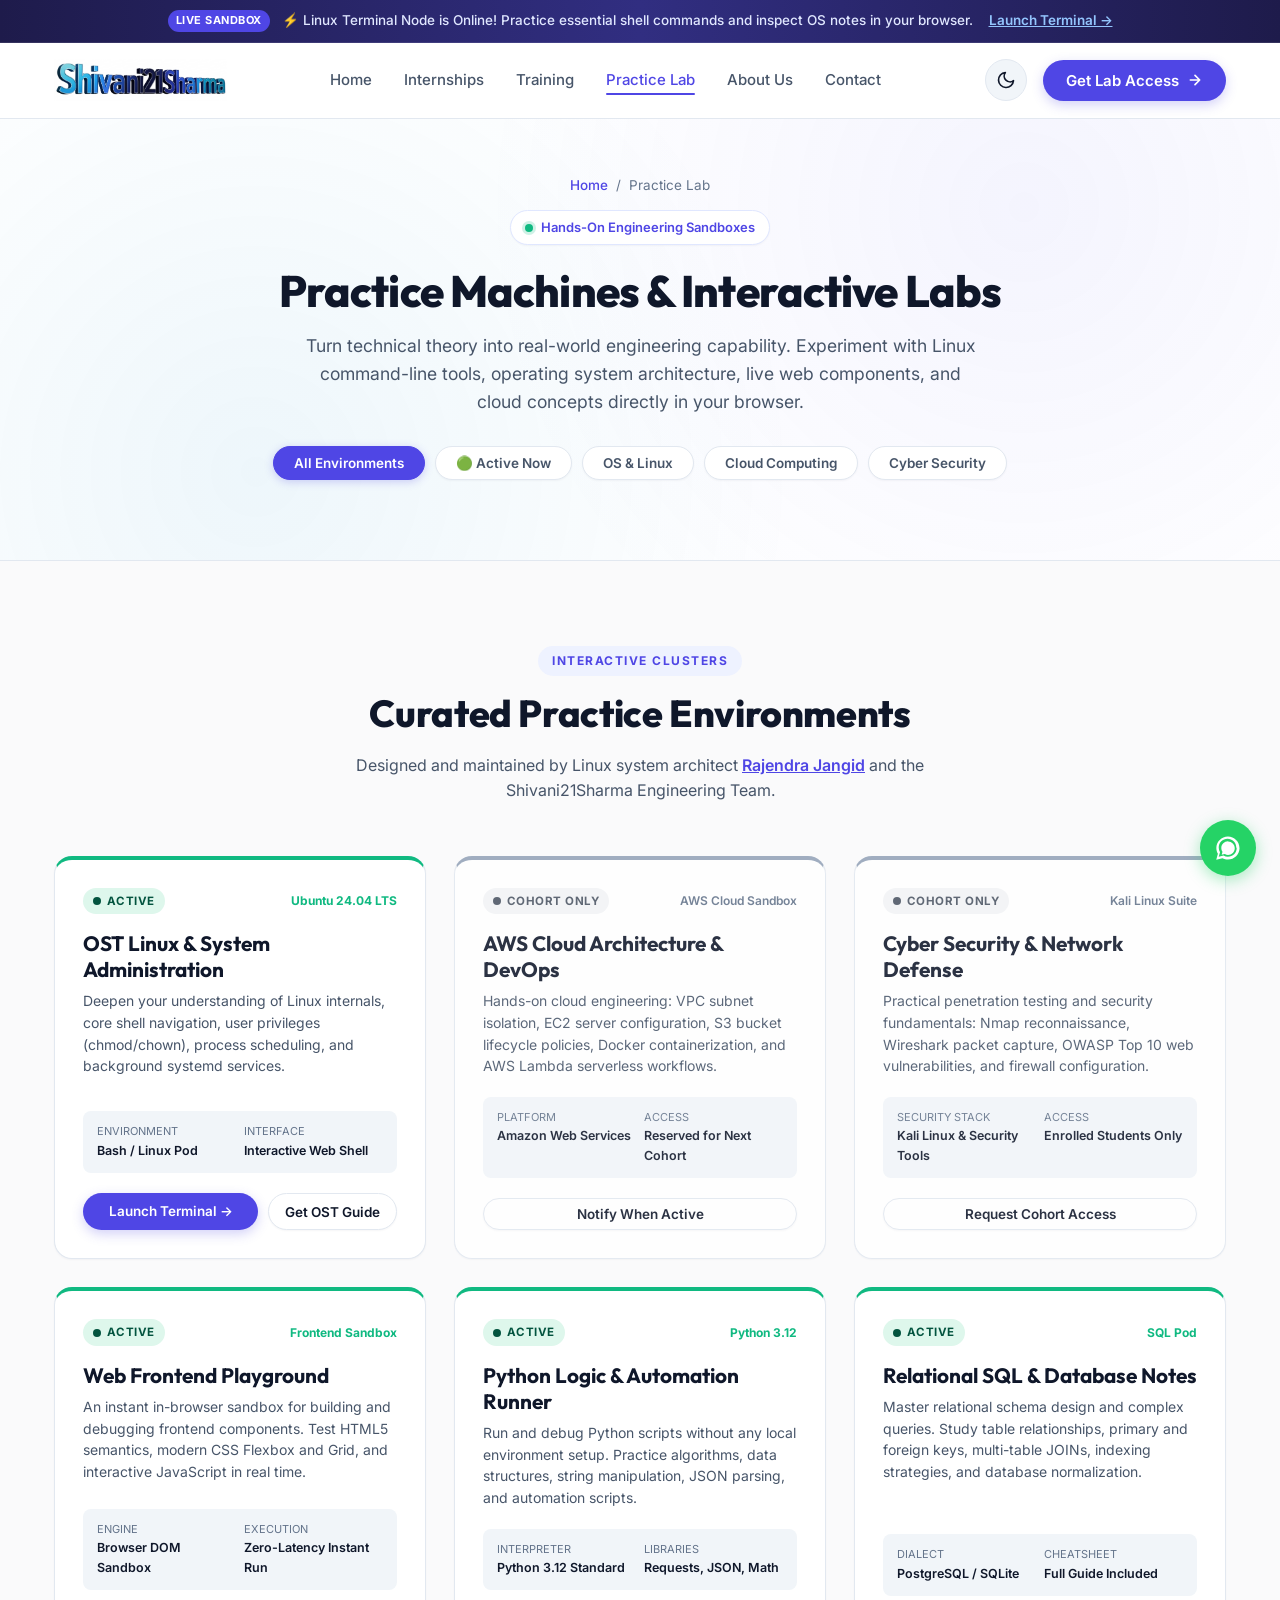
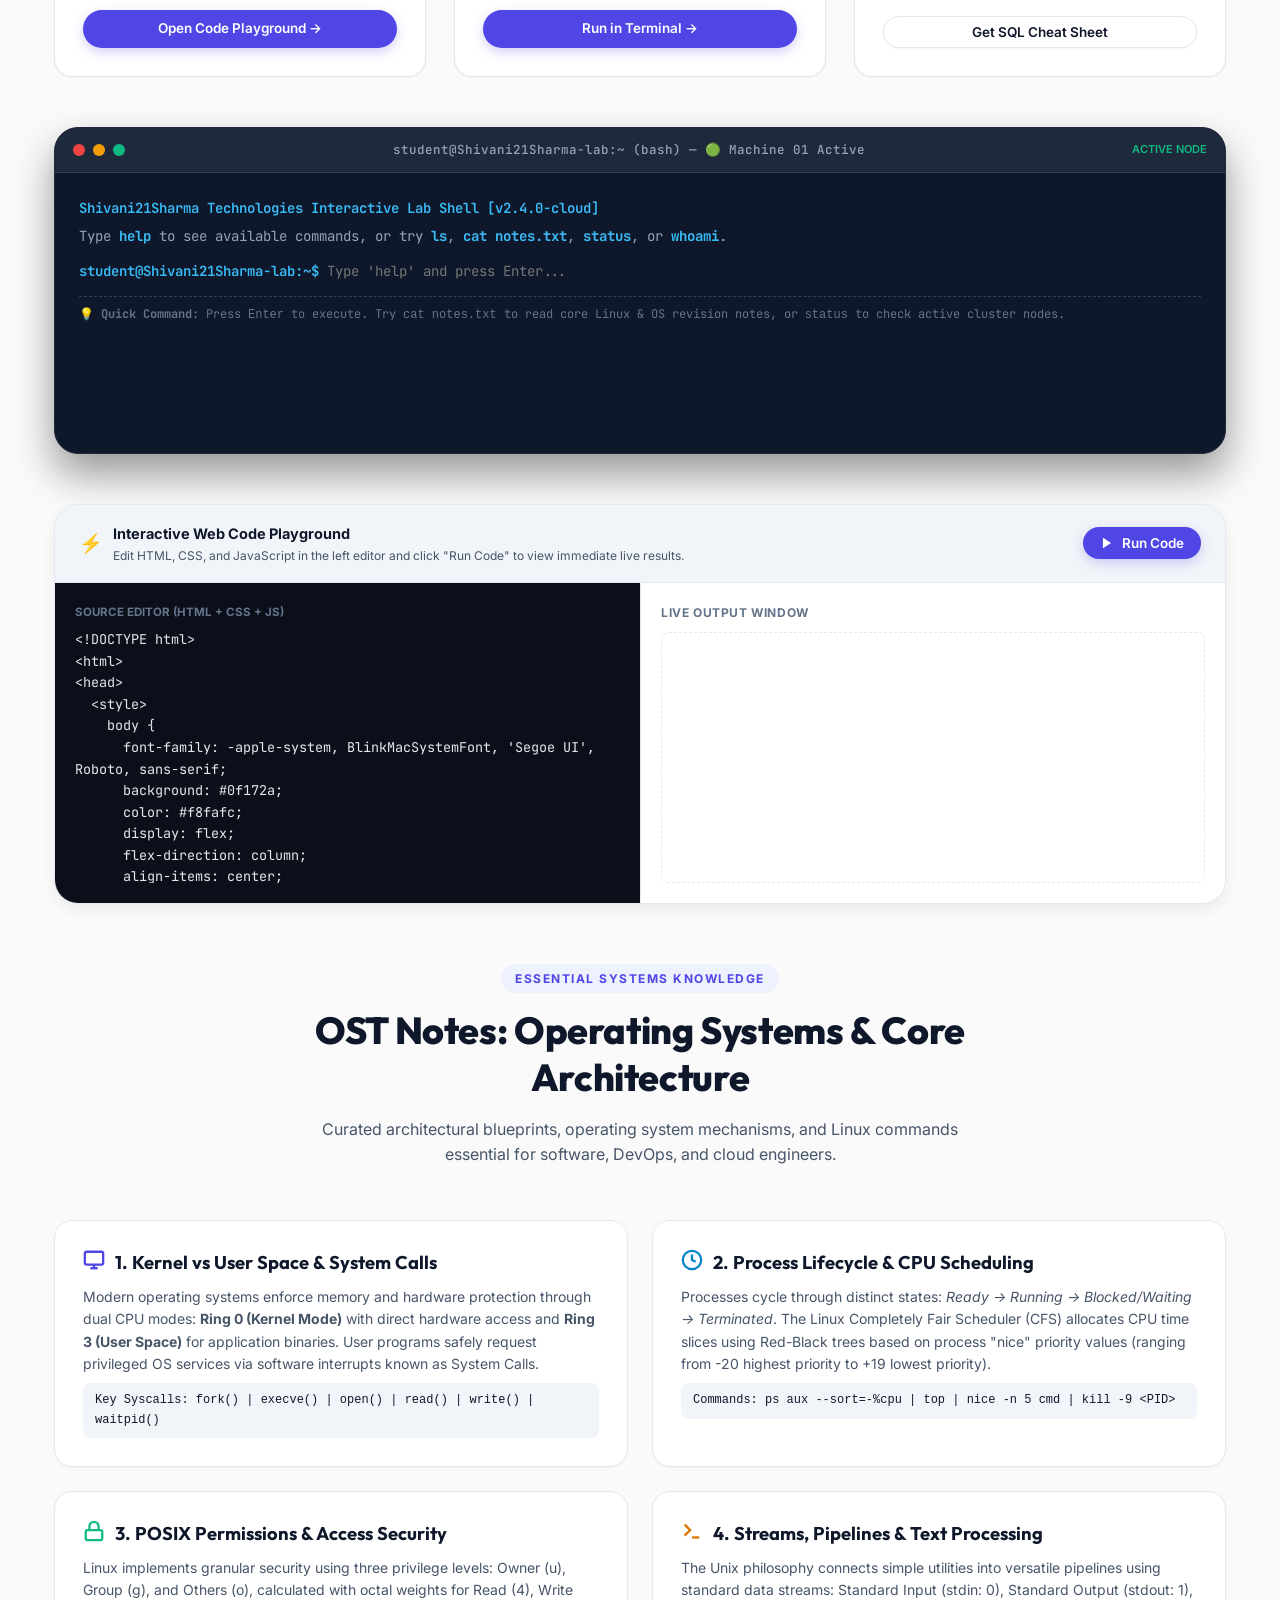
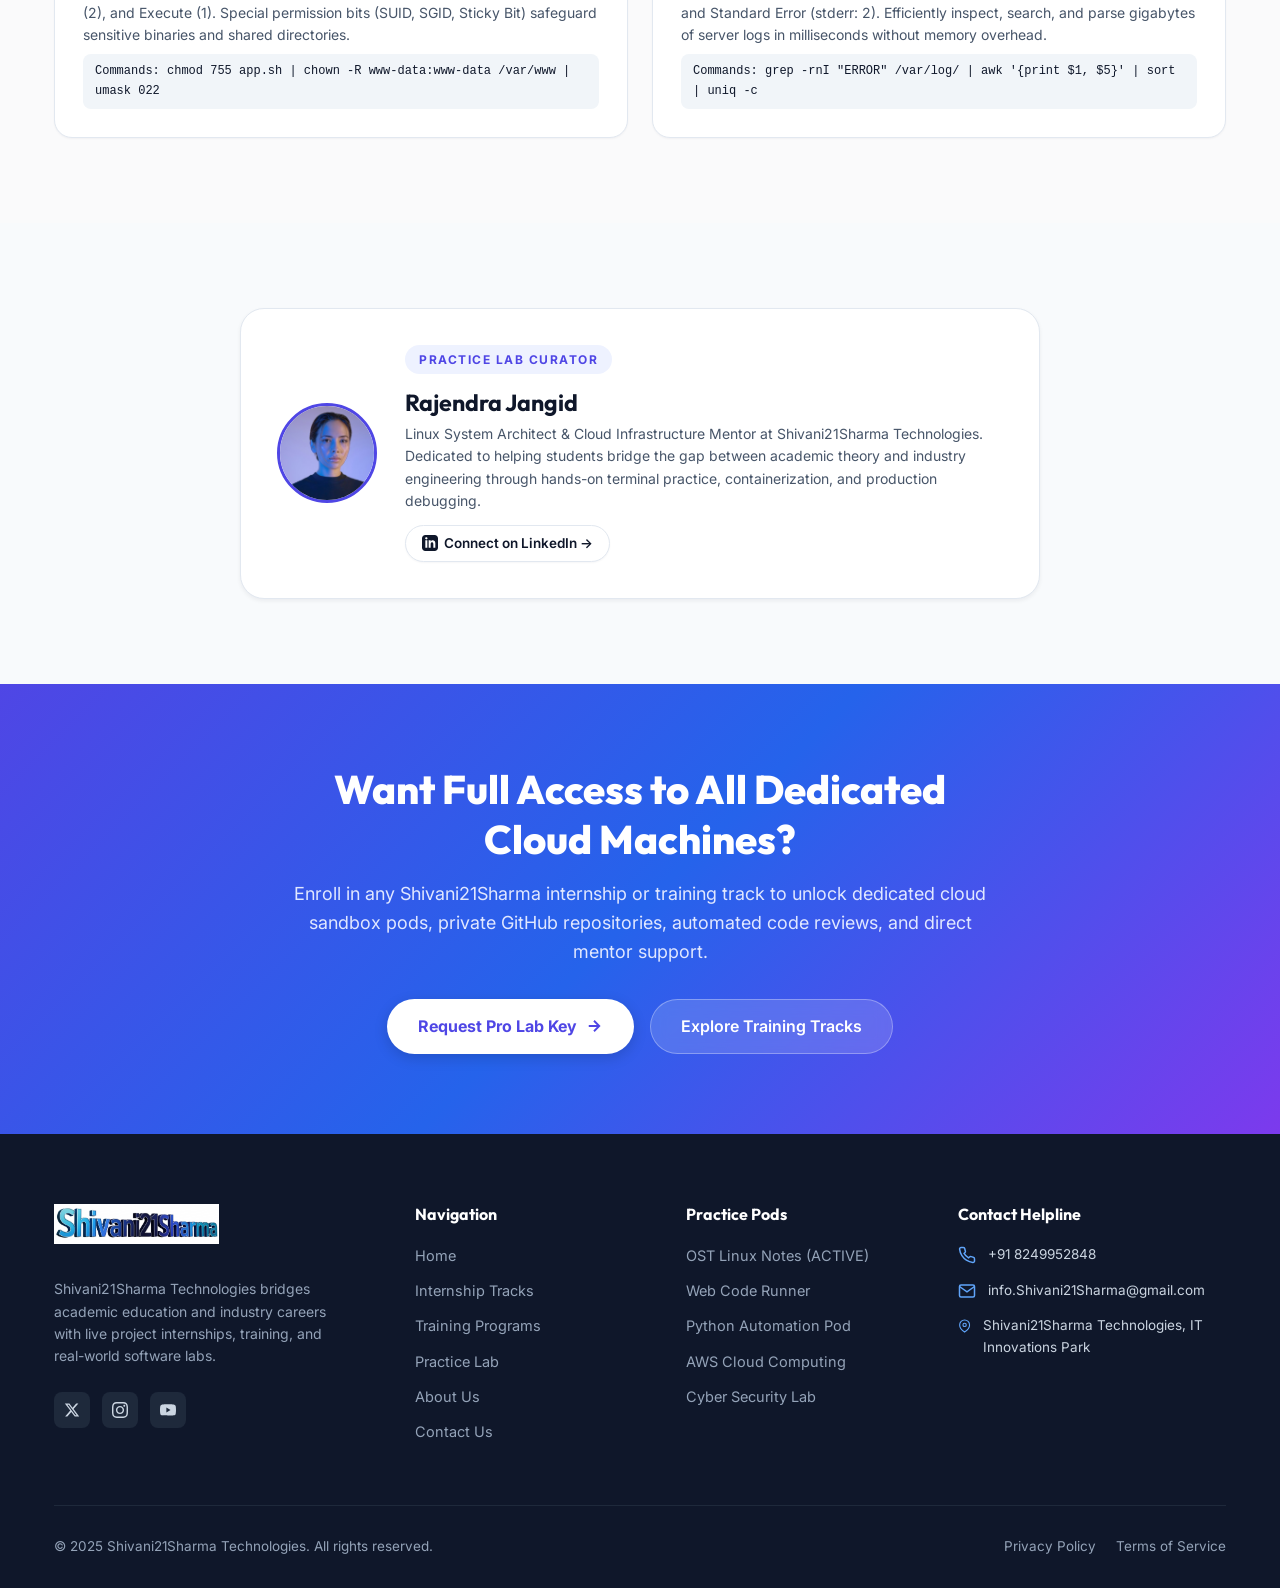
<file: product.html>
<!DOCTYPE html>
<html lang="en">
<head>
  <meta charset="UTF-8">
  <meta http-equiv="refresh" content="0; url=practice-lab.html">
  <title>Redirecting to Practice Lab...</title>
  <script>window.location.replace("practice-lab.html");</script>
</head>
<body>
  <p>Redirecting to <a href="practice-lab.html">Practice Lab</a>...</p>
</body>
</html>
</file>
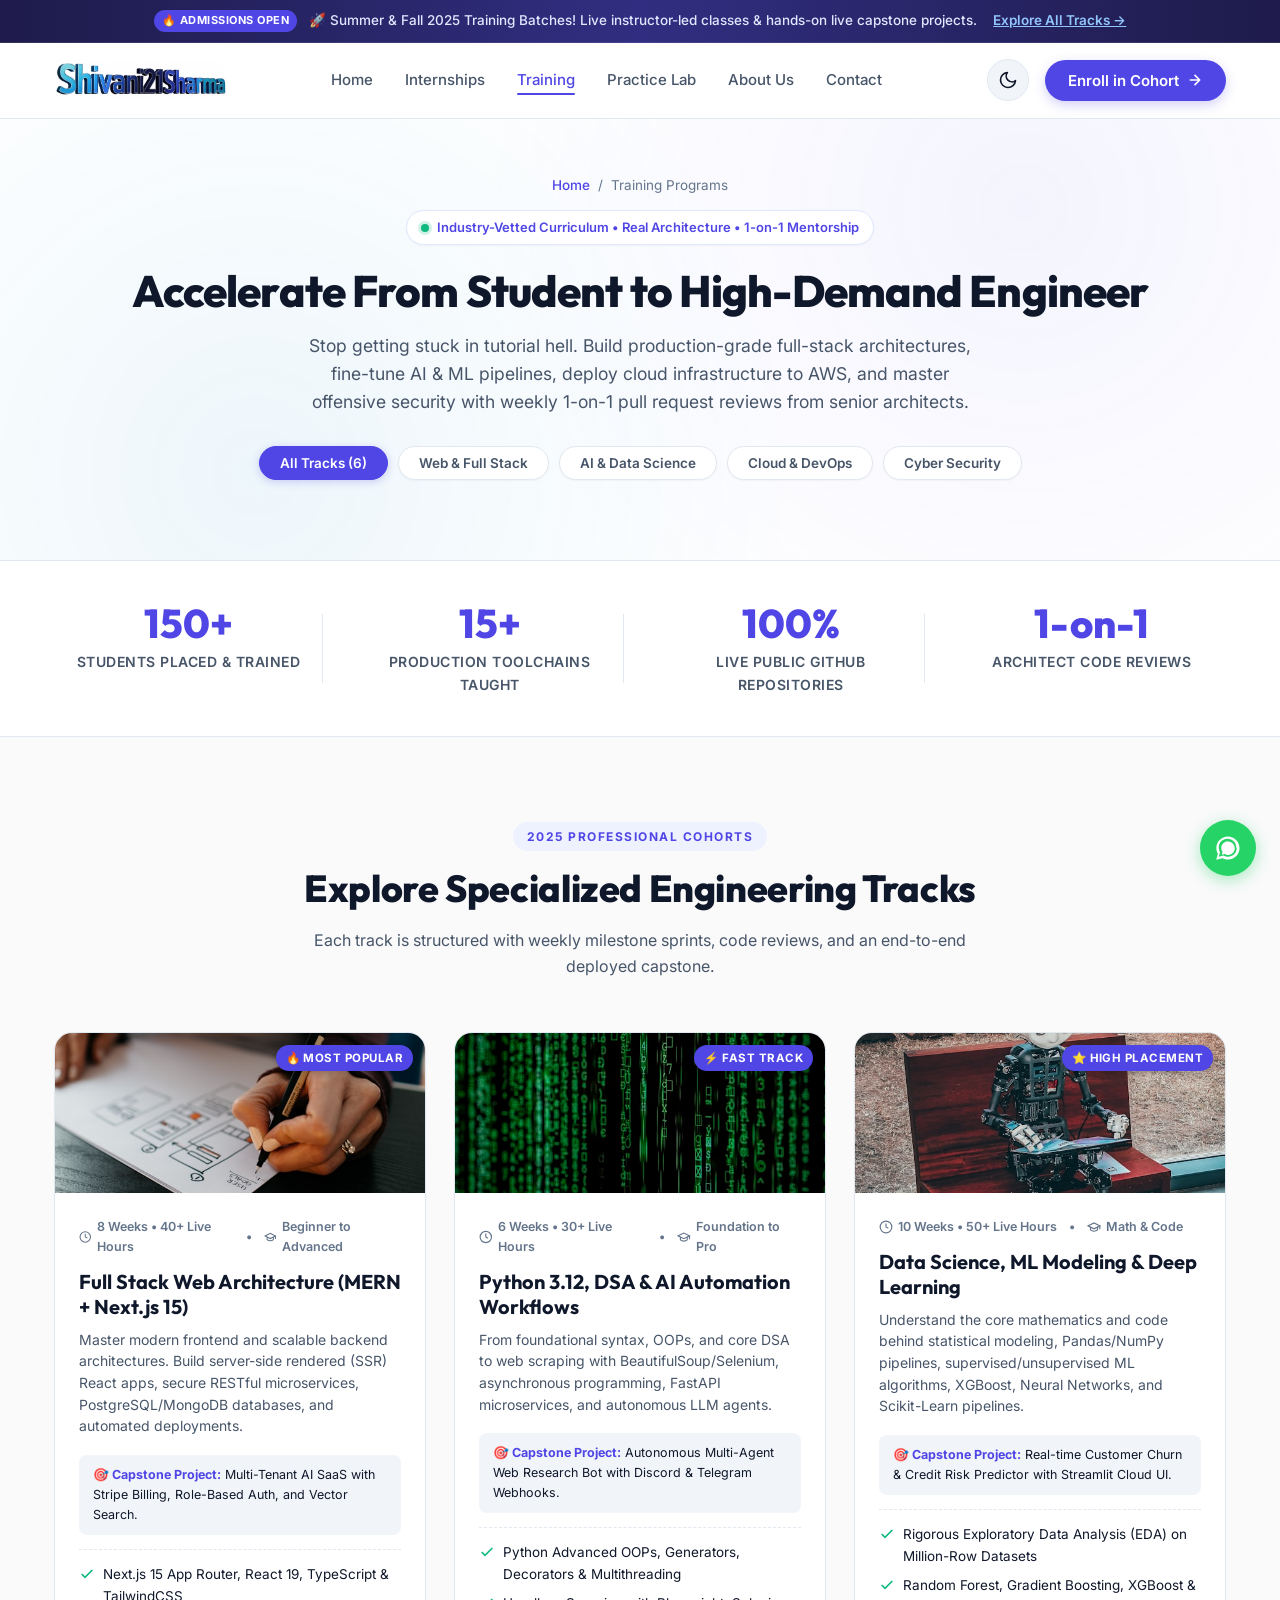
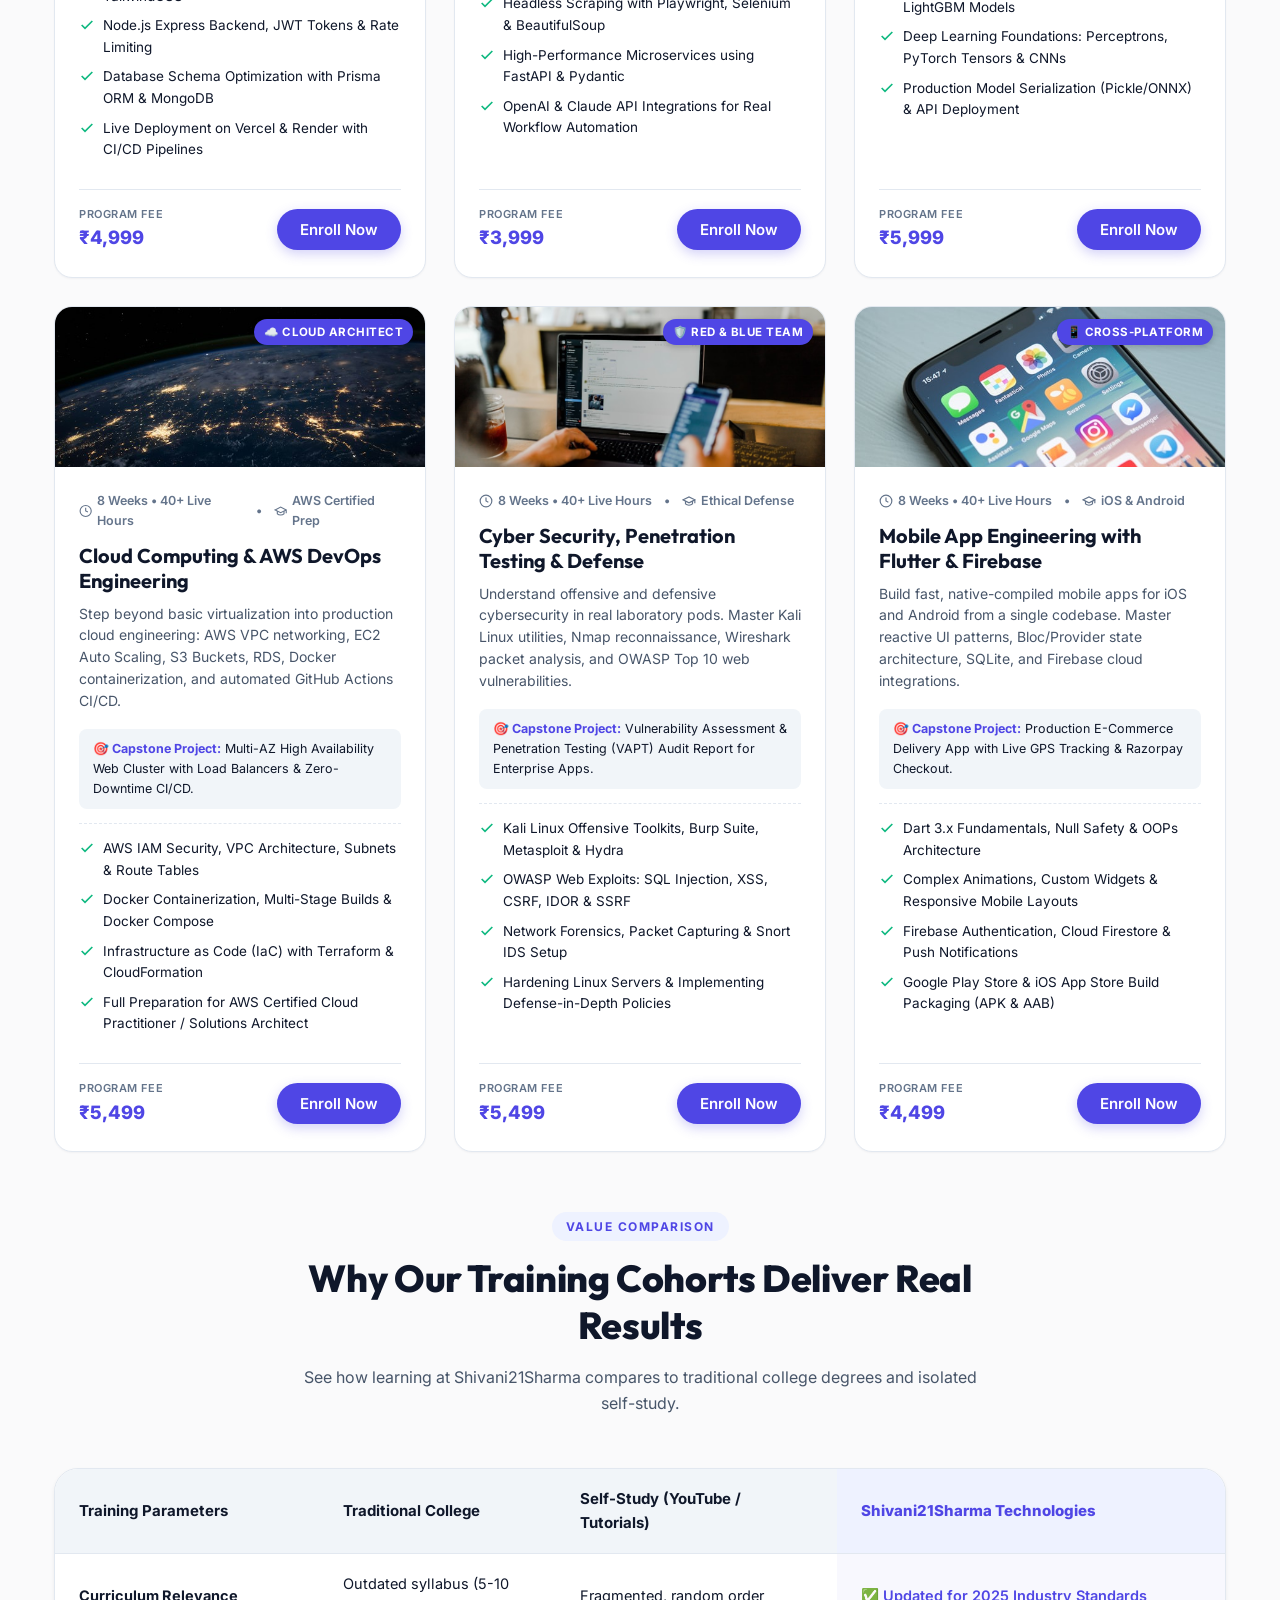
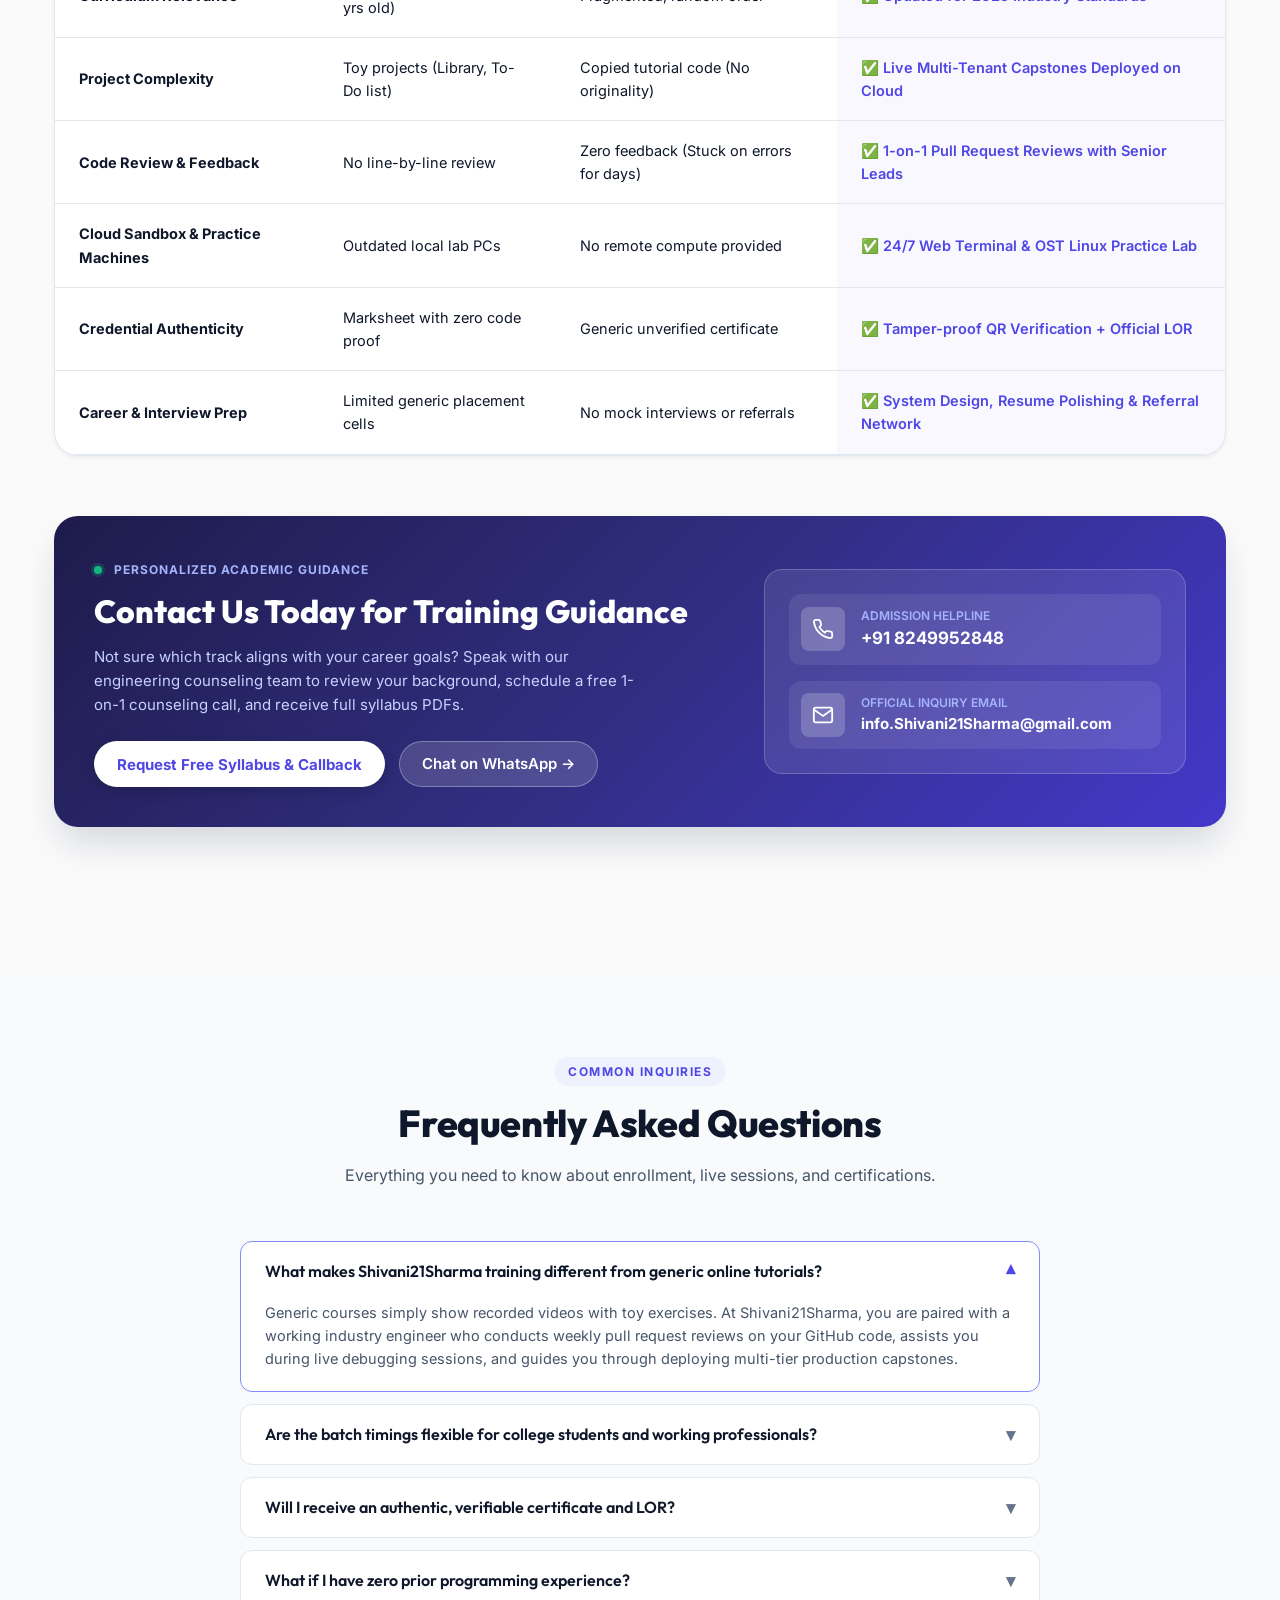
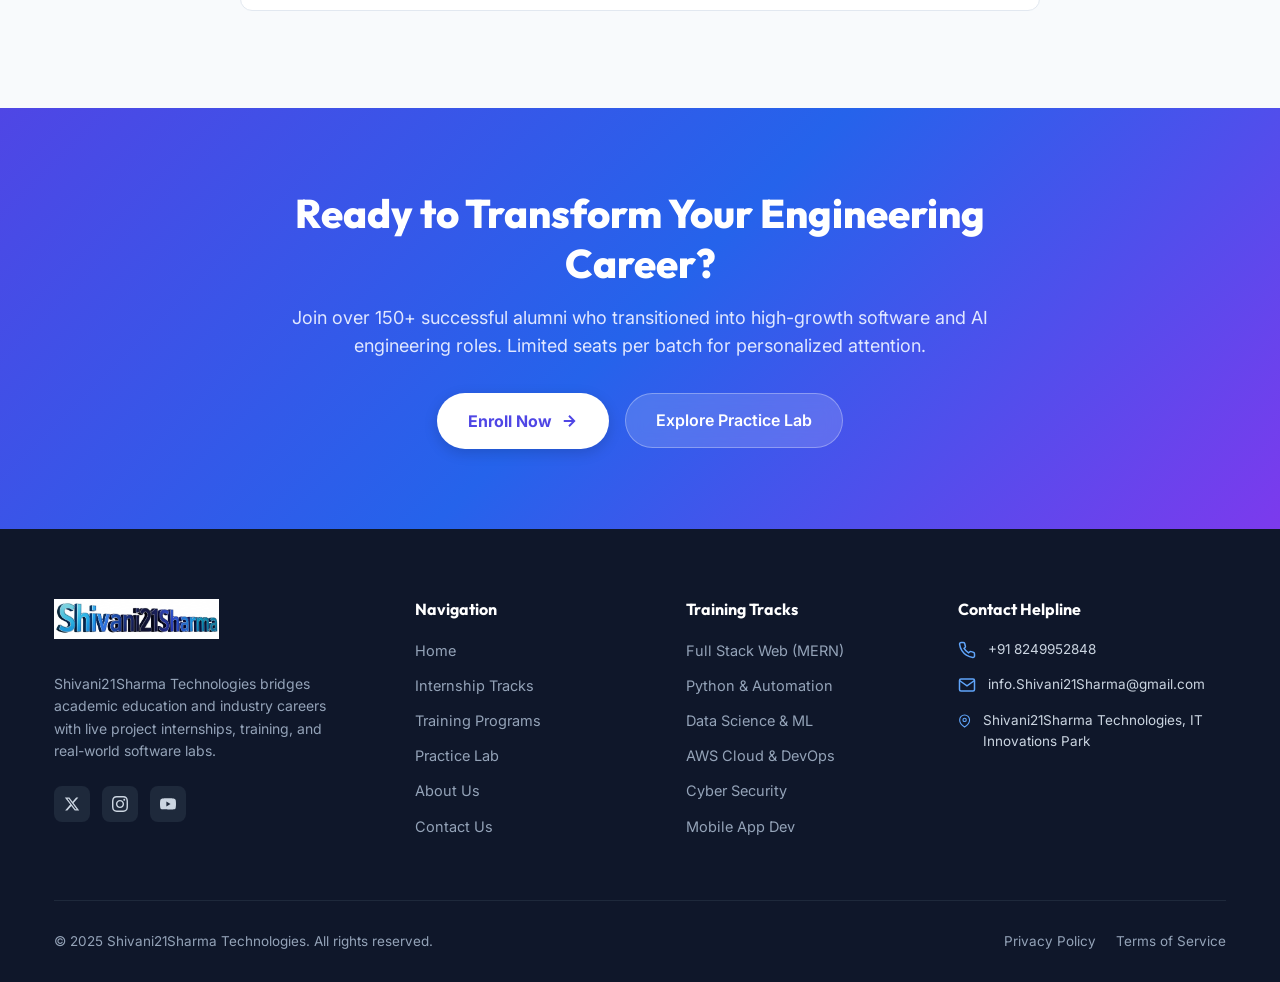
<file: training.html>
<!DOCTYPE html>
<html lang="en">

<head>
  <meta charset="UTF-8">
  <meta name="viewport" content="width=device-width, initial-scale=1.0">

  <!-- Primary SEO Tags -->
  <title>Training Programs | Boost Your Career Growth | Shivani21Sharma Technologies</title>
  <meta name="description"
    content="Elevate your IT career with comprehensive training programs in Full Stack Web Development, Python, Data Science, Machine Learning, Cloud AI with AWS, Cybersecurity, and Mobile Applications. Gain hands-on live project experience, expert mentorship, and industry-recognized certifications.">
  <meta name="keywords"
    content="IT training, web development training, python course, data science course, machine learning training, cloud AWS certification, cyber security training, artificial intelligence, Shivani21Sharma Technologies">
  <meta name="author" content="Shivani21Sharma Technologies">

  <!-- Open Graph / Social Tags -->
  <meta property="og:type" content="website">
  <meta property="og:title" content="Training Programs | Shivani21Sharma Technologies">
  <meta property="og:description"
    content="Boost your career growth with expert mentorship, live projects, and verified certifications across IT domains.">
  <meta property="og:image" content="assets/hero-workspace.jpg">

  <!-- Favicon -->
  <link rel="icon" type="image/png" href="assets/favicon-96x96.png">
  <link rel="apple-touch-icon" href="assets/favicon-96x96.png">

  <!-- Google Fonts: Outfit & Inter -->
  <link rel="preconnect" href="https://fonts.googleapis.com">
  <link rel="preconnect" href="https://fonts.gstatic.com" crossorigin>
  <link
    href="https://fonts.googleapis.com/css2?family=Inter:wght@400;500;600;700&family=Outfit:wght@500;600;700;800&display=swap"
    rel="stylesheet">

  <!-- Main Stylesheet -->
  <link rel="stylesheet" href="css/index.css">

  <!-- Instant Theme Initializer -->
  <script>
    (function () {
      const saved = localStorage.getItem('theme');
      const prefersDark = window.matchMedia && window.matchMedia('(prefers-color-scheme: dark)').matches;
      document.documentElement.setAttribute('data-theme', saved ? saved : (prefersDark ? 'dark' : 'light'));
    })();
  </script>
</head>

<body>

  <!-- Top Announcement Bar -->
  <div class="top-bar">
    <div class="top-bar-content">
      <span class="top-bar-badge">🔥 Admissions Open</span>
      <span>🚀 Summer & Fall 2025 Training Batches! Live instructor-led classes & hands-on live capstone
        projects.</span>
      <a href="#trainingTracks" class="top-bar-link">Explore All Tracks &rarr;</a>
    </div>
  </div>

  <!-- Header Navigation -->
  <header class="header" id="header">
    <div class="container header-container">
      <a href="index.html" class="logo-wrapper" aria-label="Shivani21Sharma Technologies Home">
        <img src="assets/logo.png" alt="Shivani21Sharma Technologies Logo" class="logo-img logo-light">
        <img src="assets/logo-dark.png" alt="Shivani21Sharma Technologies Logo" class="logo-img logo-dark">
      </a>

      <nav>
        <ul class="nav-menu" id="navMenu">
          <li><a href="index.html" class="nav-link">Home</a></li>
          <li><a href="internships.html" class="nav-link">Internships</a></li>
          <li><a href="training.html" class="nav-link active">Training</a></li>
          <li><a href="practice-lab.html" class="nav-link">Practice Lab</a></li>
          <li><a href="about-us.html" class="nav-link">About Us</a></li>
          <li><a href="contact.html" class="nav-link">Contact</a></li>
        </ul>
      </nav>

      <div class="header-actions">
        <!-- Theme Toggle Button -->
        <button class="theme-toggle-btn" id="themeToggleBtn" aria-label="Toggle Dark/Light Mode" title="Toggle Theme">
          <svg class="theme-icon-sun" width="20" height="20" viewBox="0 0 24 24" fill="none" stroke="currentColor"
            stroke-width="2" stroke-linecap="round" stroke-linejoin="round">
            <circle cx="12" cy="12" r="5"></circle>
            <line x1="12" y1="1" x2="12" y2="3"></line>
            <line x1="12" y1="21" x2="12" y2="23"></line>
            <line x1="4.22" y1="4.22" x2="5.64" y2="5.64"></line>
            <line x1="18.36" y1="18.36" x2="19.78" y2="19.78"></line>
            <line x1="1" y1="12" x2="3" y2="12"></line>
            <line x1="21" y1="12" x2="23" y2="12"></line>
            <line x1="4.22" y1="19.78" x2="5.64" y2="18.36"></line>
            <line x1="18.36" y1="5.64" x2="19.78" y2="4.22"></line>
          </svg>
          <svg class="theme-icon-moon" width="20" height="20" viewBox="0 0 24 24" fill="none" stroke="currentColor"
            stroke-width="2" stroke-linecap="round" stroke-linejoin="round">
            <path d="M21 12.79A9 9 0 1 1 11.21 3 7 7 0 0 0 21 12.79z"></path>
          </svg>
        </button>

        <button class="btn btn-primary open-apply-modal" id="headerApplyBtn" data-domain="General Training Inquiry">
          Enroll in Cohort
          <svg width="16" height="16" viewBox="0 0 24 24" fill="none" stroke="currentColor" stroke-width="2.5"
            stroke-linecap="round" stroke-linejoin="round">
            <path d="M5 12h14M12 5l7 7-7 7" />
          </svg>
        </button>

        <button class="mobile-toggle" id="mobileToggle" aria-label="Toggle navigation menu">
          <svg width="24" height="24" viewBox="0 0 24 24" fill="none" stroke="currentColor" stroke-width="2"
            stroke-linecap="round" stroke-linejoin="round">
            <line x1="3" y1="12" x2="21" y2="12" />
            <line x1="3" y1="6" x2="21" y2="6" />
            <line x1="3" y1="18" x2="21" y2="18" />
          </svg>
        </button>
      </div>
    </div>
  </header>

  <!-- Page Hero Section -->
  <section class="page-hero">
    <div class="container">
      <div class="breadcrumb">
        <a href="index.html">Home</a>
        <span>/</span>
        <span>Training Programs</span>
      </div>
      <div class="hero-pill" style="margin: 0 auto 18px; display: inline-flex;">
        <span class="hero-pill-dot" style="background:#10B981;"></span>
        <span>Industry-Vetted Curriculum • Real Architecture • 1-on-1 Mentorship</span>
      </div>
      <h1 class="page-hero-title">
        Accelerate From Student to <span class="highlight">High-Demand Engineer</span>
      </h1>
      <p class="page-hero-desc">
        Stop getting stuck in tutorial hell. Build production-grade full-stack architectures, fine-tune AI & ML
        pipelines, deploy cloud infrastructure to AWS, and master offensive security with weekly 1-on-1 pull request
        reviews from senior architects.
      </p>

      <!-- Category Filter Tabs -->
      <div class="filter-bar">
        <button class="filter-btn active" data-filter="all">All Tracks (6)</button>
        <button class="filter-btn" data-filter="web">Web & Full Stack</button>
        <button class="filter-btn" data-filter="ai">AI & Data Science</button>
        <button class="filter-btn" data-filter="cloud">Cloud & DevOps</button>
        <button class="filter-btn" data-filter="security">Cyber Security</button>
      </div>
    </div>
  </section>

  <!-- Impact Statistics -->
  <section class="stats-section" style="border-top: none;">
    <div class="container">
      <div class="stats-grid">
        <div class="stat-item">
          <div class="stat-number" data-count="150" data-suffix="+">150+</div>
          <div class="stat-label">Students Placed & Trained</div>
        </div>
        <div class="stat-item">
          <div class="stat-number" data-count="15" data-suffix="+">15+</div>
          <div class="stat-label">Production Toolchains Taught</div>
        </div>
        <div class="stat-item">
          <div class="stat-number" data-count="100" data-suffix="%">100%</div>
          <div class="stat-label">Live Public GitHub Repositories</div>
        </div>
        <div class="stat-item">
          <div class="stat-number" data-count="1" data-suffix="-on-1">1-on-1</div>
          <div class="stat-label">Architect Code Reviews</div>
        </div>
      </div>
    </div>
  </section>

  <!-- Training Tracks Section -->
  <section class="section" id="trainingTracks">
    <div class="container">
      <div class="section-header">
        <span class="section-tag">2025 Professional Cohorts</span>
        <h2 class="section-title">Explore Specialized Engineering Tracks</h2>
        <p class="section-subtitle">
          Each track is structured with weekly milestone sprints, code reviews, and an end-to-end deployed capstone.
        </p>
      </div>

      <div class="training-tracks-grid">

        <!-- Track 1: Full Stack Web Development -->
        <div class="training-card internship-card" data-category="web">
          <div class="training-card-header">
            <img src="assets/frontend-dev.jpg" alt="Full Stack Web Development Training">
            <span class="training-badge">🔥 Most Popular</span>
          </div>
          <div class="training-card-body">
            <div class="training-meta">
              <span class="training-meta-item">
                <svg width="14" height="14" viewBox="0 0 24 24" fill="none" stroke="currentColor" stroke-width="2">
                  <circle cx="12" cy="12" r="10" />
                  <polyline points="12 6 12 12 16 14" />
                </svg>
                8 Weeks • 40+ Live Hours
              </span>
              <span>•</span>
              <span class="training-meta-item">
                <svg width="14" height="14" viewBox="0 0 24 24" fill="none" stroke="currentColor" stroke-width="2">
                  <path d="M22 10v6M2 10l10-5 10 5-10 5z" />
                  <path d="M6 12v5c3 3 9 3 12 0v-5" />
                </svg>
                Beginner to Advanced
              </span>
            </div>
            <h3 class="training-title">Full Stack Web Architecture (MERN + Next.js 15)</h3>
            <p class="training-desc">
              Master modern frontend and scalable backend architectures. Build server-side rendered (SSR) React apps,
              secure RESTful microservices, PostgreSQL/MongoDB databases, and automated deployments.
            </p>
            <div
              style="background: var(--bg-subtle); padding: 10px 14px; border-radius: var(--radius-sm); margin-bottom: 14px; font-size: 12.5px;">
              <strong style="color: var(--primary);">🎯 Capstone Project:</strong> Multi-Tenant AI SaaS with Stripe
              Billing, Role-Based Auth, and Vector Search.
            </div>
            <ul class="training-topics-list">
              <li><svg width="16" height="16" viewBox="0 0 24 24" fill="none" stroke="currentColor" stroke-width="2.5">
                  <polyline points="20 6 9 17 4 12" />
                </svg> Next.js 15 App Router, React 19, TypeScript & TailwindCSS</li>
              <li><svg width="16" height="16" viewBox="0 0 24 24" fill="none" stroke="currentColor" stroke-width="2.5">
                  <polyline points="20 6 9 17 4 12" />
                </svg> Node.js Express Backend, JWT Tokens & Rate Limiting</li>
              <li><svg width="16" height="16" viewBox="0 0 24 24" fill="none" stroke="currentColor" stroke-width="2.5">
                  <polyline points="20 6 9 17 4 12" />
                </svg> Database Schema Optimization with Prisma ORM & MongoDB</li>
              <li><svg width="16" height="16" viewBox="0 0 24 24" fill="none" stroke="currentColor" stroke-width="2.5">
                  <polyline points="20 6 9 17 4 12" />
                </svg> Live Deployment on Vercel & Render with CI/CD Pipelines</li>
            </ul>
            <div class="training-card-footer">
              <div class="training-price-tag">
                <span class="price-label">Program Fee</span>
                <span class="price-value">₹4,999</span>
              </div>
              <button class="btn btn-primary open-apply-modal" data-domain="Full Stack Web Development Training">
                Enroll Now
              </button>
            </div>
          </div>
        </div>

        <!-- Track 2: Python Programming & AI Automation -->
        <div class="training-card internship-card" data-category="ai">
          <div class="training-card-header">
            <img src="assets/python-programming.jpg" alt="Python Programming & Automation">
            <span class="training-badge">⚡ Fast Track</span>
          </div>
          <div class="training-card-body">
            <div class="training-meta">
              <span class="training-meta-item">
                <svg width="14" height="14" viewBox="0 0 24 24" fill="none" stroke="currentColor" stroke-width="2">
                  <circle cx="12" cy="12" r="10" />
                  <polyline points="12 6 12 12 16 14" />
                </svg>
                6 Weeks • 30+ Live Hours
              </span>
              <span>•</span>
              <span class="training-meta-item">
                <svg width="14" height="14" viewBox="0 0 24 24" fill="none" stroke="currentColor" stroke-width="2">
                  <path d="M22 10v6M2 10l10-5 10 5-10 5z" />
                  <path d="M6 12v5c3 3 9 3 12 0v-5" />
                </svg>
                Foundation to Pro
              </span>
            </div>
            <h3 class="training-title">Python 3.12, DSA & AI Automation Workflows</h3>
            <p class="training-desc">
              From foundational syntax, OOPs, and core DSA to web scraping with BeautifulSoup/Selenium, asynchronous
              programming, FastAPI microservices, and autonomous LLM agents.
            </p>
            <div
              style="background: var(--bg-subtle); padding: 10px 14px; border-radius: var(--radius-sm); margin-bottom: 14px; font-size: 12.5px;">
              <strong style="color: var(--primary);">🎯 Capstone Project:</strong> Autonomous Multi-Agent Web Research
              Bot with Discord & Telegram Webhooks.
            </div>
            <ul class="training-topics-list">
              <li><svg width="16" height="16" viewBox="0 0 24 24" fill="none" stroke="currentColor" stroke-width="2.5">
                  <polyline points="20 6 9 17 4 12" />
                </svg> Python Advanced OOPs, Generators, Decorators & Multithreading</li>
              <li><svg width="16" height="16" viewBox="0 0 24 24" fill="none" stroke="currentColor" stroke-width="2.5">
                  <polyline points="20 6 9 17 4 12" />
                </svg> Headless Scraping with Playwright, Selenium & BeautifulSoup</li>
              <li><svg width="16" height="16" viewBox="0 0 24 24" fill="none" stroke="currentColor" stroke-width="2.5">
                  <polyline points="20 6 9 17 4 12" />
                </svg> High-Performance Microservices using FastAPI & Pydantic</li>
              <li><svg width="16" height="16" viewBox="0 0 24 24" fill="none" stroke="currentColor" stroke-width="2.5">
                  <polyline points="20 6 9 17 4 12" />
                </svg> OpenAI & Claude API Integrations for Real Workflow Automation</li>
            </ul>
            <div class="training-card-footer">
              <div class="training-price-tag">
                <span class="price-label">Program Fee</span>
                <span class="price-value">₹3,999</span>
              </div>
              <button class="btn btn-primary open-apply-modal" data-domain="Python Programming Training">
                Enroll Now
              </button>
            </div>
          </div>
        </div>

        <!-- Track 3: Data Science & Machine Learning -->
        <div class="training-card internship-card" data-category="ai">
          <div class="training-card-header">
            <img src="assets/ml-ai.jpg" alt="Data Science & Machine Learning Training">
            <span class="training-badge">⭐ High Placement</span>
          </div>
          <div class="training-card-body">
            <div class="training-meta">
              <span class="training-meta-item">
                <svg width="14" height="14" viewBox="0 0 24 24" fill="none" stroke="currentColor" stroke-width="2">
                  <circle cx="12" cy="12" r="10" />
                  <polyline points="12 6 12 12 16 14" />
                </svg>
                10 Weeks • 50+ Live Hours
              </span>
              <span>•</span>
              <span class="training-meta-item">
                <svg width="14" height="14" viewBox="0 0 24 24" fill="none" stroke="currentColor" stroke-width="2">
                  <path d="M22 10v6M2 10l10-5 10 5-10 5z" />
                  <path d="M6 12v5c3 3 9 3 12 0v-5" />
                </svg>
                Math & Code
              </span>
            </div>
            <h3 class="training-title">Data Science, ML Modeling & Deep Learning</h3>
            <p class="training-desc">
              Understand the core mathematics and code behind statistical modeling, Pandas/NumPy pipelines,
              supervised/unsupervised ML algorithms, XGBoost, Neural Networks, and Scikit-Learn pipelines.
            </p>
            <div
              style="background: var(--bg-subtle); padding: 10px 14px; border-radius: var(--radius-sm); margin-bottom: 14px; font-size: 12.5px;">
              <strong style="color: var(--primary);">🎯 Capstone Project:</strong> Real-time Customer Churn & Credit
              Risk Predictor with Streamlit Cloud UI.
            </div>
            <ul class="training-topics-list">
              <li><svg width="16" height="16" viewBox="0 0 24 24" fill="none" stroke="currentColor" stroke-width="2.5">
                  <polyline points="20 6 9 17 4 12" />
                </svg> Rigorous Exploratory Data Analysis (EDA) on Million-Row Datasets</li>
              <li><svg width="16" height="16" viewBox="0 0 24 24" fill="none" stroke="currentColor" stroke-width="2.5">
                  <polyline points="20 6 9 17 4 12" />
                </svg> Random Forest, Gradient Boosting, XGBoost & LightGBM Models</li>
              <li><svg width="16" height="16" viewBox="0 0 24 24" fill="none" stroke="currentColor" stroke-width="2.5">
                  <polyline points="20 6 9 17 4 12" />
                </svg> Deep Learning Foundations: Perceptrons, PyTorch Tensors & CNNs</li>
              <li><svg width="16" height="16" viewBox="0 0 24 24" fill="none" stroke="currentColor" stroke-width="2.5">
                  <polyline points="20 6 9 17 4 12" />
                </svg> Production Model Serialization (Pickle/ONNX) & API Deployment</li>
            </ul>
            <div class="training-card-footer">
              <div class="training-price-tag">
                <span class="price-label">Program Fee</span>
                <span class="price-value">₹5,999</span>
              </div>
              <button class="btn btn-primary open-apply-modal" data-domain="Data Science & ML Training">
                Enroll Now
              </button>
            </div>
          </div>
        </div>

        <!-- Track 4: Cloud Computing & AWS DevOps -->
        <div class="training-card internship-card" data-category="cloud">
          <div class="training-card-header">
            <img src="assets/cloud-aws.jpg" alt="Cloud Computing & AWS Training">
            <span class="training-badge">☁️ Cloud Architect</span>
          </div>
          <div class="training-card-body">
            <div class="training-meta">
              <span class="training-meta-item">
                <svg width="14" height="14" viewBox="0 0 24 24" fill="none" stroke="currentColor" stroke-width="2">
                  <circle cx="12" cy="12" r="10" />
                  <polyline points="12 6 12 12 16 14" />
                </svg>
                8 Weeks • 40+ Live Hours
              </span>
              <span>•</span>
              <span class="training-meta-item">
                <svg width="14" height="14" viewBox="0 0 24 24" fill="none" stroke="currentColor" stroke-width="2">
                  <path d="M22 10v6M2 10l10-5 10 5-10 5z" />
                  <path d="M6 12v5c3 3 9 3 12 0v-5" />
                </svg>
                AWS Certified Prep
              </span>
            </div>
            <h3 class="training-title">Cloud Computing & AWS DevOps Engineering</h3>
            <p class="training-desc">
              Step beyond basic virtualization into production cloud engineering: AWS VPC networking, EC2 Auto Scaling,
              S3 Buckets, RDS, Docker containerization, and automated GitHub Actions CI/CD.
            </p>
            <div
              style="background: var(--bg-subtle); padding: 10px 14px; border-radius: var(--radius-sm); margin-bottom: 14px; font-size: 12.5px;">
              <strong style="color: var(--primary);">🎯 Capstone Project:</strong> Multi-AZ High Availability Web
              Cluster with Load Balancers & Zero-Downtime CI/CD.
            </div>
            <ul class="training-topics-list">
              <li><svg width="16" height="16" viewBox="0 0 24 24" fill="none" stroke="currentColor" stroke-width="2.5">
                  <polyline points="20 6 9 17 4 12" />
                </svg> AWS IAM Security, VPC Architecture, Subnets & Route Tables</li>
              <li><svg width="16" height="16" viewBox="0 0 24 24" fill="none" stroke="currentColor" stroke-width="2.5">
                  <polyline points="20 6 9 17 4 12" />
                </svg> Docker Containerization, Multi-Stage Builds & Docker Compose</li>
              <li><svg width="16" height="16" viewBox="0 0 24 24" fill="none" stroke="currentColor" stroke-width="2.5">
                  <polyline points="20 6 9 17 4 12" />
                </svg> Infrastructure as Code (IaC) with Terraform & CloudFormation</li>
              <li><svg width="16" height="16" viewBox="0 0 24 24" fill="none" stroke="currentColor" stroke-width="2.5">
                  <polyline points="20 6 9 17 4 12" />
                </svg> Full Preparation for AWS Certified Cloud Practitioner / Solutions Architect</li>
            </ul>
            <div class="training-card-footer">
              <div class="training-price-tag">
                <span class="price-label">Program Fee</span>
                <span class="price-value">₹5,499</span>
              </div>
              <button class="btn btn-primary open-apply-modal" data-domain="Cloud Computing AWS Training">
                Enroll Now
              </button>
            </div>
          </div>
        </div>

        <!-- Track 5: Cyber Security & Network Defense -->
        <div class="training-card internship-card" data-category="security">
          <div class="training-card-header">
            <img src="assets/cybersecurity.jpg" alt="Cyber Security Training">
            <span class="training-badge">🛡️ Red & Blue Team</span>
          </div>
          <div class="training-card-body">
            <div class="training-meta">
              <span class="training-meta-item">
                <svg width="14" height="14" viewBox="0 0 24 24" fill="none" stroke="currentColor" stroke-width="2">
                  <circle cx="12" cy="12" r="10" />
                  <polyline points="12 6 12 12 16 14" />
                </svg>
                8 Weeks • 40+ Live Hours
              </span>
              <span>•</span>
              <span class="training-meta-item">
                <svg width="14" height="14" viewBox="0 0 24 24" fill="none" stroke="currentColor" stroke-width="2">
                  <path d="M22 10v6M2 10l10-5 10 5-10 5z" />
                  <path d="M6 12v5c3 3 9 3 12 0v-5" />
                </svg>
                Ethical Defense
              </span>
            </div>
            <h3 class="training-title">Cyber Security, Penetration Testing & Defense</h3>
            <p class="training-desc">
              Understand offensive and defensive cybersecurity in real laboratory pods. Master Kali Linux utilities,
              Nmap reconnaissance, Wireshark packet analysis, and OWASP Top 10 web vulnerabilities.
            </p>
            <div
              style="background: var(--bg-subtle); padding: 10px 14px; border-radius: var(--radius-sm); margin-bottom: 14px; font-size: 12.5px;">
              <strong style="color: var(--primary);">🎯 Capstone Project:</strong> Vulnerability Assessment &
              Penetration Testing (VAPT) Audit Report for Enterprise Apps.
            </div>
            <ul class="training-topics-list">
              <li><svg width="16" height="16" viewBox="0 0 24 24" fill="none" stroke="currentColor" stroke-width="2.5">
                  <polyline points="20 6 9 17 4 12" />
                </svg> Kali Linux Offensive Toolkits, Burp Suite, Metasploit & Hydra</li>
              <li><svg width="16" height="16" viewBox="0 0 24 24" fill="none" stroke="currentColor" stroke-width="2.5">
                  <polyline points="20 6 9 17 4 12" />
                </svg> OWASP Web Exploits: SQL Injection, XSS, CSRF, IDOR & SSRF</li>
              <li><svg width="16" height="16" viewBox="0 0 24 24" fill="none" stroke="currentColor" stroke-width="2.5">
                  <polyline points="20 6 9 17 4 12" />
                </svg> Network Forensics, Packet Capturing & Snort IDS Setup</li>
              <li><svg width="16" height="16" viewBox="0 0 24 24" fill="none" stroke="currentColor" stroke-width="2.5">
                  <polyline points="20 6 9 17 4 12" />
                </svg> Hardening Linux Servers & Implementing Defense-in-Depth Policies</li>
            </ul>
            <div class="training-card-footer">
              <div class="training-price-tag">
                <span class="price-label">Program Fee</span>
                <span class="price-value">₹5,499</span>
              </div>
              <button class="btn btn-primary open-apply-modal" data-domain="Cyber Security Training">
                Enroll Now
              </button>
            </div>
          </div>
        </div>

        <!-- Track 6: Mobile App Development -->
        <div class="training-card internship-card" data-category="web">
          <div class="training-card-header">
            <img src="assets/mobile-app.jpg" alt="Mobile App Development Training">
            <span class="training-badge">📱 Cross-Platform</span>
          </div>
          <div class="training-card-body">
            <div class="training-meta">
              <span class="training-meta-item">
                <svg width="14" height="14" viewBox="0 0 24 24" fill="none" stroke="currentColor" stroke-width="2">
                  <circle cx="12" cy="12" r="10" />
                  <polyline points="12 6 12 12 16 14" />
                </svg>
                8 Weeks • 40+ Live Hours
              </span>
              <span>•</span>
              <span class="training-meta-item">
                <svg width="14" height="14" viewBox="0 0 24 24" fill="none" stroke="currentColor" stroke-width="2">
                  <path d="M22 10v6M2 10l10-5 10 5-10 5z" />
                  <path d="M6 12v5c3 3 9 3 12 0v-5" />
                </svg>
                iOS & Android
              </span>
            </div>
            <h3 class="training-title">Mobile App Engineering with Flutter & Firebase</h3>
            <p class="training-desc">
              Build fast, native-compiled mobile apps for iOS and Android from a single codebase. Master reactive UI
              patterns, Bloc/Provider state architecture, SQLite, and Firebase cloud integrations.
            </p>
            <div
              style="background: var(--bg-subtle); padding: 10px 14px; border-radius: var(--radius-sm); margin-bottom: 14px; font-size: 12.5px;">
              <strong style="color: var(--primary);">🎯 Capstone Project:</strong> Production E-Commerce Delivery App
              with Live GPS Tracking & Razorpay Checkout.
            </div>
            <ul class="training-topics-list">
              <li><svg width="16" height="16" viewBox="0 0 24 24" fill="none" stroke="currentColor" stroke-width="2.5">
                  <polyline points="20 6 9 17 4 12" />
                </svg> Dart 3.x Fundamentals, Null Safety & OOPs Architecture</li>
              <li><svg width="16" height="16" viewBox="0 0 24 24" fill="none" stroke="currentColor" stroke-width="2.5">
                  <polyline points="20 6 9 17 4 12" />
                </svg> Complex Animations, Custom Widgets & Responsive Mobile Layouts</li>
              <li><svg width="16" height="16" viewBox="0 0 24 24" fill="none" stroke="currentColor" stroke-width="2.5">
                  <polyline points="20 6 9 17 4 12" />
                </svg> Firebase Authentication, Cloud Firestore & Push Notifications</li>
              <li><svg width="16" height="16" viewBox="0 0 24 24" fill="none" stroke="currentColor" stroke-width="2.5">
                  <polyline points="20 6 9 17 4 12" />
                </svg> Google Play Store & iOS App Store Build Packaging (APK & AAB)</li>
            </ul>
            <div class="training-card-footer">
              <div class="training-price-tag">
                <span class="price-label">Program Fee</span>
                <span class="price-value">₹4,499</span>
              </div>
              <button class="btn btn-primary open-apply-modal" data-domain="Mobile App Development Training">
                Enroll Now
              </button>
            </div>
          </div>
        </div>

      </div>

      <!-- Why Shivani21Sharma Training vs College / Self-Study Comparison -->
      <div style="margin-top: 50px;">
        <div class="section-header">
          <span class="section-tag">Value Comparison</span>
          <h2 class="section-title">Why Our Training Cohorts Deliver Real Results</h2>
          <p class="section-subtitle">
            See how learning at Shivani21Sharma compares to traditional college degrees and isolated self-study.
          </p>
        </div>

        <div class="comparison-table-wrapper">
          <table class="comparison-table">
            <thead>
              <tr>
                <th>Training Parameters</th>
                <th>Traditional College</th>
                <th>Self-Study (YouTube / Tutorials)</th>
                <th class="highlight-col">Shivani21Sharma Technologies</th>
              </tr>
            </thead>
            <tbody>
              <tr>
                <td><strong>Curriculum Relevance</strong></td>
                <td>Outdated syllabus (5-10 yrs old)</td>
                <td>Fragmented, random order</td>
                <td class="highlight-col">✅ Updated for 2025 Industry Standards</td>
              </tr>
              <tr>
                <td><strong>Project Complexity</strong></td>
                <td>Toy projects (Library, To-Do list)</td>
                <td>Copied tutorial code (No originality)</td>
                <td class="highlight-col">✅ Live Multi-Tenant Capstones Deployed on Cloud</td>
              </tr>
              <tr>
                <td><strong>Code Review & Feedback</strong></td>
                <td>No line-by-line review</td>
                <td>Zero feedback (Stuck on errors for days)</td>
                <td class="highlight-col">✅ 1-on-1 Pull Request Reviews with Senior Leads</td>
              </tr>
              <tr>
                <td><strong>Cloud Sandbox & Practice Machines</strong></td>
                <td>Outdated local lab PCs</td>
                <td>No remote compute provided</td>
                <td class="highlight-col">✅ 24/7 Web Terminal & OST Linux Practice Lab</td>
              </tr>
              <tr>
                <td><strong>Credential Authenticity</strong></td>
                <td>Marksheet with zero code proof</td>
                <td>Generic unverified certificate</td>
                <td class="highlight-col">✅ Tamper-proof QR Verification + Official LOR</td>
              </tr>
              <tr>
                <td><strong>Career & Interview Prep</strong></td>
                <td>Limited generic placement cells</td>
                <td>No mock interviews or referrals</td>
                <td class="highlight-col">✅ System Design, Resume Polishing & Referral Network</td>
              </tr>
            </tbody>
          </table>
        </div>
      </div>

      <!-- Direct Inquiry Banner Matching Shivani21Sharma.com -->
      <div class="inquiry-callout-card">
        <div class="inquiry-callout-grid">
          <div>
            <span class="hero-pill-dot" style="background:#10B981; display:inline-block; margin-right:8px;"></span>
            <span
              style="text-transform:uppercase; font-size:12px; font-weight:700; letter-spacing:0.08em; color:#A5B4FC;">Personalized
              Academic Guidance</span>
            <h3 style="font-size:2rem; font-weight:800; margin:10px 0 14px; color:#FFFFFF;">Contact Us Today for
              Training Guidance</h3>
            <p style="font-size:15px; color:#C7D2FE; line-height:1.6; max-width:540px;">
              Not sure which track aligns with your career goals? Speak with our engineering counseling team to review
              your background, schedule a free 1-on-1 counseling call, and receive full syllabus PDFs.
            </p>
            <div style="margin-top: 24px; display: flex; gap: 14px; flex-wrap: wrap;">
              <button class="btn btn-white open-apply-modal" data-domain="Training Inquiry Request">
                Request Free Syllabus & Callback
              </button>
              <a href="https://wa.me/918249952848?text=Hello%20Shivani21Sharma%2C%20I%20am%20interested%20in%20your%20training%20programs."
                target="_blank" rel="noopener noreferrer" class="btn btn-glass">
                Chat on WhatsApp &rarr;
              </a>
            </div>
          </div>

          <div class="inquiry-contacts-box">
            <a href="tel:8249952848" class="inquiry-item">
              <div class="inquiry-icon">
                <svg width="22" height="22" viewBox="0 0 24 24" fill="none" stroke="currentColor" stroke-width="2">
                  <path
                    d="M22 16.92v3a2 2 0 0 1-2.18 2 19.79 19.79 0 0 1-8.63-3.07 19.5 19.5 0 0 1-6-6 19.79 19.79 0 0 1-3.07-8.67A2 2 0 0 1 4.11 2h3a2 2 0 0 1 2 1.72 12.84 12.84 0 0 0 .7 2.81 2 2 0 0 1-.45 2.11L8.09 9.91a16 16 0 0 0 6 6l1.27-1.27a2 2 0 0 1 2.11-.45 12.84 12.84 0 0 0 2.81.7A2 2 0 0 1 22 16.92z" />
                </svg>
              </div>
              <div>
                <div style="font-size:12px; color:#A5B4FC; font-weight:600; text-transform:uppercase;">Admission
                  Helpline</div>
                <div style="font-size:17px; font-weight:700; color:#FFFFFF;">+91 8249952848</div>
              </div>
            </a>

            <a href="mailto:info.Shivani21Sharma@gmail.com" class="inquiry-item">
              <div class="inquiry-icon">
                <svg width="22" height="22" viewBox="0 0 24 24" fill="none" stroke="currentColor" stroke-width="2">
                  <path d="M4 4h16c1.1 0 2 .9 2 2v12c0 1.1-.9 2-2 2H4c-1.1 0-2-.9-2-2V6c0-1.1.9-2 2-2z" />
                  <polyline points="22,6 12,13 2,6" />
                </svg>
              </div>
              <div>
                <div style="font-size:12px; color:#A5B4FC; font-weight:600; text-transform:uppercase;">Official Inquiry
                  Email</div>
                <div style="font-size:15px; font-weight:700; color:#FFFFFF;">info.Shivani21Sharma@gmail.com</div>
              </div>
            </a>
          </div>
        </div>
      </div>

    </div>
  </section>

  <!-- Training Program FAQs -->
  <section class="section section-subtle">
    <div class="container">
      <div class="section-header">
        <span class="section-tag">Common Inquiries</span>
        <h2 class="section-title">Frequently Asked Questions</h2>
        <p class="section-subtitle">Everything you need to know about enrollment, live sessions, and certifications.</p>
      </div>

      <div class="faq-wrapper">
        <div class="faq-item open">
          <button class="faq-question">
            <span>What makes Shivani21Sharma training different from generic online tutorials?</span>
            <span class="faq-chevron">&#9662;</span>
          </button>
          <div class="faq-answer">
            Generic courses simply show recorded videos with toy exercises. At Shivani21Sharma, you are paired with a
            working industry engineer who conducts weekly pull request reviews on your GitHub code, assists you during
            live debugging sessions, and guides you through deploying multi-tier production capstones.
          </div>
        </div>

        <div class="faq-item">
          <button class="faq-question">
            <span>Are the batch timings flexible for college students and working professionals?</span>
            <span class="faq-chevron">&#9662;</span>
          </button>
          <div class="faq-answer">
            Yes! We offer both weekday evening batches (7:30 PM - 9:30 PM IST) and weekend intensive cohorts (Saturday &
            Sunday). All live lectures are recorded and accessible within 2 hours on your student dashboard.
          </div>
        </div>

        <div class="faq-item">
          <button class="faq-question">
            <span>Will I receive an authentic, verifiable certificate and LOR?</span>
            <span class="faq-chevron">&#9662;</span>
          </button>
          <div class="faq-answer">
            Yes. Every graduate receives a verified Certificate of Training Completion embedded with a secure QR code
            that employers can instantly verify online, plus an official Letter of Recommendation (LOR) detailing your
            technical contributions.
          </div>
        </div>

        <div class="faq-item">
          <button class="faq-question">
            <span>What if I have zero prior programming experience?</span>
            <span class="faq-chevron">&#9662;</span>
          </button>
          <div class="faq-answer">
            Our foundation tracks begin with computer science fundamentals, logical thinking, and clean syntax before
            introducing frameworks. Additionally, our mentors run daily doubt-clearing sessions to ensure complete
            comprehension.
          </div>
        </div>
      </div>
    </div>
  </section>

  <!-- CTA Section -->
  <section class="cta-section">
    <div class="container">
      <div class="cta-box">
        <h2 class="cta-title">Ready to Transform Your Engineering Career?</h2>
        <p class="cta-desc">
          Join over 150+ successful alumni who transitioned into high-growth software and AI engineering roles. Limited
          seats per batch for personalized attention.
        </p>
        <div class="cta-actions">
          <button class="btn btn-white btn-lg open-apply-modal" data-domain="General Training Application">
            Enroll Now
            <svg width="18" height="18" viewBox="0 0 24 24" fill="none" stroke="currentColor" stroke-width="2.5">
              <path d="M5 12h14M12 5l7 7-7 7" />
            </svg>
          </button>
          <a href="practice-lab.html" class="btn btn-glass btn-lg">
            Explore Practice Lab
          </a>
        </div>
      </div>
    </div>
  </section>

  <!-- Footer -->
  <footer class="footer">
    <div class="container">
      <div class="footer-grid">
        <div class="footer-brand">
          <a href="index.html" class="footer-logo-wrap">
            <img src="assets/logo-dark.png" alt="Shivani21Sharma Logo" class="logo-img">
          </a>
          <p>
            Shivani21Sharma Technologies bridges academic education and industry careers with live project internships,
            training, and real-world software labs.
          </p>
          <div class="social-links">
            <a href="https://x.com/Shivani21Sharma" target="_blank" rel="noopener noreferrer" class="social-icon"
              aria-label="Twitter">
              <svg width="16" height="16" viewBox="0 0 24 24" fill="currentColor">
                <path
                  d="M18.244 2.25h3.308l-7.227 8.26 8.502 11.24H16.17l-5.214-6.817L4.99 21.75H1.68l7.73-8.835L1.254 2.25H8.08l4.713 6.231zm-1.161 17.52h1.833L7.084 4.126H5.117z" />
              </svg>
            </a>
            <a href="https://www.instagram.com/Shivani21Sharma/" target="_blank" rel="noopener noreferrer"
              class="social-icon" aria-label="Instagram">
              <svg width="16" height="16" viewBox="0 0 24 24" fill="currentColor">
                <path
                  d="M12 2.163c3.204 0 3.584.012 4.85.07 3.252.148 4.771 1.691 4.919 4.919.058 1.265.069 1.645.069 4.849 0 3.205-.012 3.584-.069 4.849-.149 3.225-1.664 4.771-4.919 4.919-1.266.058-1.644.07-4.85.07-3.204 0-3.584-.012-4.849-.07-3.26-.149-4.771-1.699-4.919-4.92-.058-1.265-.07-1.644-.07-4.849 0-3.204.013-3.583.07-4.849.149-3.227 1.664-4.771 4.919-4.919 1.266-.057 1.645-.069 4.849-.069zm0-2.163c-3.259 0-3.667.014-4.947.072-4.358.2-6.78 2.618-6.98 6.98-.059 1.281-.073 1.689-.073 4.948 0 3.259.014 3.668.072 4.948.2 4.358 2.618 6.78 6.98 6.98 1.281.058 1.689.072 4.948.072 3.259 0 3.668-.014 4.948-.072 4.354-.2 6.782-2.618 6.979-6.98.059-1.28.073-1.689.073-4.948 0-3.259-.014-3.667-.072-4.947-.196-4.354-2.617-6.78-6.979-6.98-1.281-.059-1.69-.073-4.949-.073zm0 5.838c-3.403 0-6.162 2.759-6.162 6.162s2.759 6.163 6.162 6.163 6.162-2.759 6.162-6.163c0-3.403-2.759-6.162-6.162-6.162zm0 10.162c-2.209 0-4-1.79-4-4 0-2.209 1.791-4 4-4s4 1.791 4 4c0 2.21-1.791 4-4 4zm6.406-11.845c-.796 0-1.441.645-1.441 1.44s.645 1.44 1.441 1.44c.795 0 1.439-.645 1.439-1.44s-.644-1.44-1.439-1.44z" />
              </svg>
            </a>
            <a href="https://www.youtube.com/@Shivani21Sharma" target="_blank" rel="noopener noreferrer"
              class="social-icon" aria-label="YouTube">
              <svg width="16" height="16" viewBox="0 0 24 24" fill="currentColor">
                <path
                  d="M23.498 6.186a3.016 3.016 0 0 0-2.122-2.136C19.505 3.545 12 3.545 12 3.545s-7.505 0-9.377.505A3.017 3.017 0 0 0 .502 6.186C0 8.07 0 12 0 12s0 3.93.502 5.814a3.016 3.016 0 0 0 2.122 2.136c1.871.505 9.376.505 9.376.505s7.505 0 9.377-.505a3.015 3.015 0 0 0 2.122-2.136C24 15.93 24 12 24 12s0-3.93-.502-5.814zM9.545 15.568V8.432L15.818 12l-6.273 3.568z" />
              </svg>
            </a>
          </div>
        </div>

        <div class="footer-col">
          <h4>Navigation</h4>
          <ul class="footer-links">
            <li><a href="index.html">Home</a></li>
            <li><a href="internships.html">Internship Tracks</a></li>
            <li><a href="training.html">Training Programs</a></li>
            <li><a href="practice-lab.html">Practice Lab</a></li>
            <li><a href="about-us.html">About Us</a></li>
            <li><a href="contact.html">Contact Us</a></li>
          </ul>
        </div>

        <div class="footer-col">
          <h4>Training Tracks</h4>
          <ul class="footer-links">
            <li><a href="#trainingTracks">Full Stack Web (MERN)</a></li>
            <li><a href="#trainingTracks">Python & Automation</a></li>
            <li><a href="#trainingTracks">Data Science & ML</a></li>
            <li><a href="#trainingTracks">AWS Cloud & DevOps</a></li>
            <li><a href="#trainingTracks">Cyber Security</a></li>
            <li><a href="#trainingTracks">Mobile App Dev</a></li>
          </ul>
        </div>

        <div class="footer-col">
          <h4>Contact Helpline</h4>
          <ul class="contact-info-list">
            <li>
              <svg class="contact-icon" width="18" height="18" viewBox="0 0 24 24" fill="none" stroke="currentColor"
                stroke-width="2">
                <path
                  d="M22 16.92v3a2 2 0 0 1-2.18 2 19.79 19.79 0 0 1-8.63-3.07 19.5 19.5 0 0 1-6-6 19.79 19.79 0 0 1-3.07-8.67A2 2 0 0 1 4.11 2h3a2 2 0 0 1 2 1.72 12.84 12.84 0 0 0 .7 2.81 2 2 0 0 1-.45 2.11L8.09 9.91a16 16 0 0 0 6 6l1.27-1.27a2 2 0 0 1 2.11-.45 12.84 12.84 0 0 0 2.81.7A2 2 0 0 1 22 16.92z" />
              </svg>
              <span>+91 8249952848</span>
            </li>
            <li>
              <svg class="contact-icon" width="18" height="18" viewBox="0 0 24 24" fill="none" stroke="currentColor"
                stroke-width="2">
                <path d="M4 4h16c1.1 0 2 .9 2 2v12c0 1.1-.9 2-2 2H4c-1.1 0-2-.9-2-2V6c0-1.1.9-2 2-2z" />
                <polyline points="22,6 12,13 2,6" />
              </svg>
              <span>info.Shivani21Sharma@gmail.com</span>
            </li>
            <li>
              <svg class="contact-icon" width="18" height="18" viewBox="0 0 24 24" fill="none" stroke="currentColor"
                stroke-width="2">
                <path d="M21 10c0 7-9 13-9 13s-9-6-9-13a9 9 0 0 1 18 0z" />
                <circle cx="12" cy="10" r="3" />
              </svg>
              <span>Shivani21Sharma Technologies, IT Innovations Park</span>
            </li>
          </ul>
        </div>
      </div>

      <div class="footer-bottom">
        <div>
          © 2025 Shivani21Sharma Technologies. All rights reserved.
        </div>
        <div class="footer-bottom-links">
          <a href="#">Privacy Policy</a>
          <a href="#">Terms of Service</a>
        </div>
      </div>
    </div>
  </footer>

  <!-- Floating WhatsApp Widget -->
  <div class="whatsapp-widget">
    <div class="whatsapp-tooltip">Chat with Admissions</div>
    <a href="https://wa.me/918249952848?text=Hello%2C%20I%20want%20to%20know%20more%20about%20Shivani21Sharma%20training%20programs."
      target="_blank" rel="noopener noreferrer" class="whatsapp-btn" aria-label="Contact via WhatsApp">
      <svg width="28" height="28" viewBox="0 0 24 24" fill="currentColor">
        <path
          d="M12.031 6.172c-3.181 0-5.767 2.586-5.768 5.766-.001 1.298.38 2.27 1.019 3.287l-.711 2.598 2.664-.698c.97.53 1.961.815 2.796.815 3.183 0 5.768-2.587 5.769-5.766.001-3.182-2.585-5.768-5.769-5.768zm7.421 5.828c-.002 4.148-3.376 7.521-7.523 7.521-.004 0-.007 0-.011 0-1.309 0-2.593-.353-3.714-1.021l-4.137 1.085 1.105-4.035c-.736-1.168-1.125-2.52-1.125-3.914.002-4.148 3.376-7.521 7.524-7.521 4.146 0 7.52 3.373 7.521 7.521zm2.399-.001c-.003-5.467-4.449-9.914-9.92-9.914-5.47 0-9.916 4.447-9.919 9.914-.002 1.748.457 3.456 1.328 4.965l-1.41 5.151 5.272-1.382c1.458.796 3.104 1.216 4.78 1.216h.004c5.469 0 9.916-4.446 9.918-9.914z" />
      </svg>
    </a>
  </div>

  <!-- Interactive Application / Enrollment Modal -->
  <div class="modal-overlay" id="applicationModal" role="dialog" aria-modal="true" aria-labelledby="modalTitle">
    <div class="modal-content">
      <button class="modal-close-btn" id="closeModalBtn" aria-label="Close dialog">&times;</button>

      <div class="modal-header">
        <span class="section-tag">Direct Enrollment</span>
        <h3 id="modalTitle">Apply for Training Program</h3>
        <p>Submit your details to receive syllabus schedules, cohort dates, and mentor allocation.</p>
      </div>

      <form id="applyForm">
        <div class="form-group">
          <label class="form-label" for="applicantName">Full Name *</label>
          <input type="text" id="applicantName" class="form-input" placeholder="e.g. Rahul Sharma" required>
        </div>

        <div class="form-row">
          <div class="form-group">
            <label class="form-label" for="applicantEmail">Email Address *</label>
            <input type="email" id="applicantEmail" class="form-input" placeholder="rahul@example.com" required>
          </div>
          <div class="form-group">
            <label class="form-label" for="applicantPhone">Phone / WhatsApp *</label>
            <input type="tel" id="applicantPhone" class="form-input" placeholder="+91 85291 72898" required>
          </div>
        </div>

        <div class="form-group">
          <label class="form-label" for="modalDomainSelect">Select Training Track *</label>
          <select id="modalDomainSelect" class="form-select" required>
            <option value="Full Stack Web Development Training">Full Stack Web Development (MERN)</option>
            <option value="Python Programming Training">Python Programming & Automation</option>
            <option value="Data Science & ML Training">Data Science & Machine Learning</option>
            <option value="Cloud Computing AWS Training">Cloud Computing & AWS DevOps</option>
            <option value="Cyber Security Training">Cyber Security & Network Defense</option>
            <option value="Mobile App Development Training">Mobile App Development (Flutter)</option>
            <option value="General Training Inquiry">General Training Inquiry / Career Guidance</option>
          </select>
        </div>

        <div class="form-group">
          <label class="form-label" for="applicantCollege">College / Background</label>
          <input type="text" id="applicantCollege" class="form-input"
            placeholder="e.g. B.Tech / BCA / Working Professional">
        </div>

        <div class="form-group">
          <label class="form-label" for="applicantNotes">Learning Goals / Preferred Timing</label>
          <textarea id="applicantNotes" class="form-textarea" rows="3"
            placeholder="Tell us if you prefer weekday or weekend batches..."></textarea>
        </div>

        <button type="submit" class="btn btn-primary btn-lg" style="width: 100%;">
          Submit Application
        </button>
      </form>
    </div>
  </div>

  <!-- Toast Notification -->
  <div class="toast" id="toastNotification" role="alert">
    <svg width="20" height="20" viewBox="0 0 24 24" fill="none" stroke="currentColor" stroke-width="2.5">
      <path d="M20 6L9 17l-5-5" />
    </svg>
    <span class="toast-text">Application submitted successfully!</span>
  </div>

  <!-- Main JavaScript File -->
  <script src="js/main.js"></script>
</body>

</html>
</file>
<file: css/index.css>
/* ==========================================================================
   Shivani21Sharma Technologies - Modern & Clean Design System
   ========================================================================== */

:root {
  /* Brand Color Palette */
  --primary: #4F46E5;
  --primary-hover: #4338CA;
  --primary-light: #EEF2FF;
  --primary-glow: rgba(79, 70, 229, 0.18);
  
  --secondary: #0284C7;
  --secondary-hover: #0369A1;
  --secondary-light: #E0F2FE;
  
  --accent: #8B5CF6;
  --accent-light: #F5F3FF;
  --accent-gradient: linear-gradient(135deg, #4F46E5 0%, #0284C7 50%, #8B5CF6 100%);
  --hero-gradient: linear-gradient(180deg, #F8FAFC 0%, #EEF2FF 50%, #F0FDF4 100%);
  --card-gradient: linear-gradient(145deg, #FFFFFF 0%, #F8FAFC 100%);
  
  /* Neutral Colors (Light Theme Default) */
  --bg-main: #FAFAFB;
  --bg-surface: #FFFFFF;
  --bg-subtle: #F1F5F9;
  --bg-dark: #0F172A;
  --bg-dark-surface: #1E293B;
  
  --text-main: #0F172A;
  --text-muted: #475569;
  --text-subtle: #64748B;
  --text-light: #F8FAFC;
  
  /* Borders & Shadows */
  --border-color: #E2E8F0;
  --border-hover: #CBD5E1;
  --border-focus: #818CF8;
  
  --shadow-xs: 0 1px 2px rgba(15, 23, 42, 0.04);
  --shadow-sm: 0 2px 4px rgba(15, 23, 42, 0.06);
  --shadow-md: 0 6px 16px -2px rgba(15, 23, 42, 0.08);
  --shadow-lg: 0 12px 28px -4px rgba(15, 23, 42, 0.12);
  --shadow-xl: 0 20px 36px -6px rgba(15, 23, 42, 0.16);
  --shadow-glow: 0 0 24px var(--primary-glow);
  
  /* Typography */
  --font-heading: 'Outfit', -apple-system, BlinkMacSystemFont, 'Segoe UI', Roboto, sans-serif;
  --font-body: 'Inter', -apple-system, BlinkMacSystemFont, 'Segoe UI', Roboto, sans-serif;
  
  /* Radii */
  --radius-sm: 8px;
  --radius-md: 12px;
  --radius-lg: 18px;
  --radius-xl: 24px;
  --radius-full: 9999px;
  
  /* Layout */
  --container-width: 1220px;
  --header-height: 76px;
  --transition-fast: 0.18s ease;
  --transition-normal: 0.28s cubic-bezier(0.4, 0, 0.2, 1);
}

/* ==========================================================================
   Dark Theme Overrides
   ========================================================================== */
[data-theme="dark"] {
  --bg-main: #0B0F19;
  --bg-surface: #131D2F;
  --bg-subtle: #192339;
  --bg-dark: #070B14;
  --bg-dark-surface: #0F172A;
  
  --text-main: #F8FAFC;
  --text-muted: #94A3B8;
  --text-subtle: #64748B;
  --text-light: #FFFFFF;
  
  --border-color: #22314B;
  --border-hover: #374B72;
  --border-focus: #818CF8;
  
  --primary-light: rgba(79, 70, 229, 0.2);
  --secondary-light: rgba(2, 132, 199, 0.2);
  --accent-light: rgba(139, 92, 246, 0.2);
  
  --shadow-xs: 0 1px 2px rgba(0, 0, 0, 0.4);
  --shadow-sm: 0 2px 6px rgba(0, 0, 0, 0.5);
  --shadow-md: 0 6px 16px -2px rgba(0, 0, 0, 0.6);
  --shadow-lg: 0 12px 28px -4px rgba(0, 0, 0, 0.7);
  --shadow-xl: 0 20px 36px -6px rgba(0, 0, 0, 0.8);
}

/* Base Styles */
*, *::before, *::after {
  box-sizing: border-box;
  margin: 0;
  padding: 0;
}

html {
  scroll-behavior: smooth;
  font-size: 16px;
}

body {
  font-family: var(--font-body);
  color: var(--text-main);
  background-color: var(--bg-main);
  line-height: 1.6;
  -webkit-font-smoothing: antialiased;
  -moz-osx-font-smoothing: grayscale;
  overflow-x: hidden;
  transition: background-color 0.25s ease, color 0.25s ease;
}

h1, h2, h3, h4, h5, h6 {
  font-family: var(--font-heading);
  color: var(--text-main);
  font-weight: 700;
  line-height: 1.25;
}

p {
  color: var(--text-muted);
}

a {
  color: inherit;
  text-decoration: none;
  transition: color var(--transition-fast);
}

img {
  max-width: 100%;
  height: auto;
  display: block;
}

button, input, select, textarea {
  font-family: inherit;
  font-size: inherit;
}

.container {
  width: 100%;
  max-width: var(--container-width);
  margin: 0 auto;
  padding: 0 24px;
}

/* ==========================================================================
   Announcement Bar
   ========================================================================== */
.top-bar {
  background: linear-gradient(90deg, #1E1B4B 0%, #312E81 50%, #1E1B4B 100%);
  color: #E0E7FF;
  font-size: 13.5px;
  font-weight: 500;
  padding: 10px 16px;
  text-align: center;
  border-bottom: 1px solid rgba(255, 255, 255, 0.1);
  position: relative;
  z-index: 100;
}

.top-bar-content {
  display: flex;
  align-items: center;
  justify-content: center;
  gap: 12px;
  flex-wrap: wrap;
}

.top-bar-badge {
  background: #4F46E5;
  color: #FFFFFF;
  font-size: 11px;
  font-weight: 700;
  text-transform: uppercase;
  letter-spacing: 0.5px;
  padding: 2px 8px;
  border-radius: var(--radius-full);
}

.top-bar-link {
  color: #93C5FD;
  font-weight: 600;
  text-decoration: underline;
  margin-left: 4px;
}
.top-bar-link:hover {
  color: #FFFFFF;
}

/* ==========================================================================
   Header & Navigation
   ========================================================================== */
.header {
  position: sticky;
  top: 0;
  left: 0;
  right: 0;
  height: var(--header-height);
  background-color: rgba(255, 255, 255, 0.94);
  backdrop-filter: blur(12px);
  -webkit-backdrop-filter: blur(12px);
  border-bottom: 1px solid var(--border-color);
  z-index: 99;
  transition: all var(--transition-normal);
}

.header.scrolled {
  box-shadow: var(--shadow-sm);
  background-color: rgba(255, 255, 255, 0.98);
}

.header-container {
  display: flex;
  align-items: center;
  justify-content: space-between;
  height: 100%;
}

.logo-wrapper {
  display: flex;
  align-items: center;
  text-decoration: none;
}

.logo-img {
  height: 42px;
  max-width: 230px;
  width: auto;
  object-fit: contain;
  display: block;
  transition: opacity var(--transition-fast);
}

.logo-dark {
  display: none !important;
}

.logo-light {
  display: block !important;
}

[data-theme="dark"] .logo-light {
  display: none !important;
}

[data-theme="dark"] .logo-dark {
  display: block !important;
}

.footer-logo-wrap {
  display: inline-block;
  padding: 0;
  margin-bottom: 12px;
}

.footer-logo-wrap .logo-img {
  height: 40px;
}

.nav-menu {
  display: flex;
  align-items: center;
  gap: 32px;
  list-style: none;
}

.nav-link {
  font-weight: 500;
  font-size: 15px;
  color: var(--text-muted);
  position: relative;
  padding: 6px 0;
}

.nav-link:hover, .nav-link.active {
  color: var(--primary);
}

.nav-link.active::after {
  content: '';
  position: absolute;
  bottom: 0;
  left: 0;
  right: 0;
  height: 2px;
  background: var(--primary);
  border-radius: var(--radius-full);
}

.header-actions {
  display: flex;
  align-items: center;
  gap: 16px;
}

.btn {
  display: inline-flex;
  align-items: center;
  justify-content: center;
  gap: 8px;
  font-weight: 600;
  font-size: 15px;
  padding: 10px 22px;
  border-radius: var(--radius-full);
  cursor: pointer;
  border: 1px solid transparent;
  transition: all var(--transition-fast);
  white-space: nowrap;
}

.btn-primary {
  background: var(--primary);
  color: #FFFFFF;
  box-shadow: 0 4px 12px rgba(79, 70, 229, 0.25);
}

.btn-primary:hover {
  background: var(--primary-hover);
  box-shadow: 0 6px 18px rgba(79, 70, 229, 0.35);
  transform: translateY(-1px);
}

.btn-secondary {
  background: #FFFFFF;
  color: var(--text-main);
  border-color: var(--border-color);
  box-shadow: var(--shadow-xs);
}

.btn-secondary:hover {
  background: var(--bg-subtle);
  border-color: var(--border-hover);
  transform: translateY(-1px);
}

.btn-outline {
  background: transparent;
  color: var(--primary);
  border-color: var(--primary);
}

.btn-outline:hover {
  background: var(--primary-light);
}

.btn-sm {
  padding: 7px 16px;
  font-size: 13.5px;
}

.btn-lg {
  padding: 14px 30px;
  font-size: 16px;
}

.mobile-toggle {
  display: none;
  background: none;
  border: none;
  padding: 8px;
  cursor: pointer;
  color: var(--text-main);
}

/* ==========================================================================
   Hero Section
   ========================================================================== */
.hero-section {
  position: relative;
  padding: 70px 0 60px;
  background: radial-gradient(circle at 80% 20%, rgba(99, 102, 241, 0.08) 0%, transparent 50%),
              radial-gradient(circle at 10% 80%, rgba(2, 132, 199, 0.08) 0%, transparent 50%),
              var(--bg-main);
  overflow: hidden;
}

.hero-grid {
  display: grid;
  grid-template-columns: 1.15fr 0.95fr;
  align-items: center;
  gap: 56px;
}

.hero-pill {
  display: inline-flex;
  align-items: center;
  gap: 8px;
  background: #FFFFFF;
  border: 1px solid #E0E7FF;
  padding: 6px 14px;
  border-radius: var(--radius-full);
  font-size: 13px;
  font-weight: 600;
  color: var(--primary);
  margin-bottom: 20px;
  box-shadow: var(--shadow-xs);
}

.hero-pill-dot {
  width: 8px;
  height: 8px;
  background-color: #10B981;
  border-radius: 50%;
  box-shadow: 0 0 0 3px rgba(16, 185, 129, 0.2);
}

.hero-title {
  font-size: 3.2rem;
  font-weight: 800;
  line-height: 1.15;
  letter-spacing: -0.02em;
  margin-bottom: 20px;
  color: #0F172A;
}

.hero-title .highlight {
  background: var(--accent-gradient);
  -webkit-background-clip: text;
  -webkit-text-fill-color: transparent;
}

.hero-desc {
  font-size: 1.125rem;
  line-height: 1.65;
  color: #475569;
  margin-bottom: 32px;
  max-width: 540px;
}

.hero-buttons {
  display: flex;
  align-items: center;
  gap: 16px;
  margin-bottom: 36px;
  flex-wrap: wrap;
}

.hero-trust {
  display: flex;
  align-items: center;
  gap: 16px;
  padding-top: 24px;
  border-top: 1px solid var(--border-color);
}

.avatar-group {
  display: flex;
}

.avatar-group img {
  width: 38px;
  height: 38px;
  border-radius: 50%;
  border: 2px solid #FFFFFF;
  margin-left: -10px;
  object-fit: cover;
}

.avatar-group img:first-child {
  margin-left: 0;
}

.trust-text {
  font-size: 13.5px;
  color: var(--text-muted);
}

.trust-text strong {
  color: var(--text-main);
  font-weight: 700;
}

.hero-visual {
  position: relative;
}

.hero-image-card {
  position: relative;
  border-radius: var(--radius-xl);
  overflow: hidden;
  box-shadow: var(--shadow-xl);
  border: 4px solid #FFFFFF;
  background: #FFFFFF;
}

.hero-image-card img {
  width: 100%;
  height: 420px;
  object-fit: cover;
  transition: transform 0.5s ease;
}

.hero-image-card:hover img {
  transform: scale(1.02);
}

/* Floating feature badges on Hero */
.floating-badge {
  position: absolute;
  background: rgba(255, 255, 255, 0.95);
  backdrop-filter: blur(10px);
  -webkit-backdrop-filter: blur(10px);
  border: 1px solid rgba(226, 232, 240, 0.9);
  padding: 12px 18px;
  border-radius: var(--radius-lg);
  box-shadow: var(--shadow-lg);
  display: flex;
  align-items: center;
  gap: 12px;
  z-index: 10;
  animation: float 4s ease-in-out infinite;
}

.floating-badge.badge-top {
  top: -20px;
  right: -15px;
  animation-delay: 0s;
}

.floating-badge.badge-bottom {
  bottom: -20px;
  left: -20px;
  animation-delay: 2s;
}

.badge-icon {
  width: 40px;
  height: 40px;
  border-radius: var(--radius-md);
  display: flex;
  align-items: center;
  justify-content: center;
  font-size: 18px;
}

.badge-icon.blue {
  background: #E0F2FE;
  color: #0284C7;
}

.badge-icon.purple {
  background: #F3E8FF;
  color: #7E22CE;
}

.badge-title {
  font-size: 14px;
  font-weight: 700;
  color: var(--text-main);
  line-height: 1.2;
}

.badge-sub {
  font-size: 12px;
  color: var(--text-muted);
}

@keyframes float {
  0%, 100% {
    transform: translateY(0px);
  }
  50% {
    transform: translateY(-8px);
  }
}

/* ==========================================================================
   Stats Counter Bar
   ========================================================================== */
.stats-section {
  padding: 30px 0;
  background: #FFFFFF;
  border-top: 1px solid var(--border-color);
  border-bottom: 1px solid var(--border-color);
}

.stats-grid {
  display: grid;
  grid-template-columns: repeat(4, 1fr);
  gap: 32px;
  text-align: center;
}

.stat-item {
  padding: 10px;
  position: relative;
}

.stat-item:not(:last-child)::after {
  content: '';
  position: absolute;
  right: 0;
  top: 20%;
  bottom: 20%;
  width: 1px;
  background: var(--border-color);
}

.stat-number {
  font-family: var(--font-heading);
  font-size: 2.5rem;
  font-weight: 800;
  color: var(--primary);
  line-height: 1.1;
  margin-bottom: 6px;
}

.stat-label {
  font-size: 14px;
  font-weight: 600;
  color: var(--text-muted);
  text-transform: uppercase;
  letter-spacing: 0.5px;
}

/* ==========================================================================
   Section Headers
   ========================================================================== */
.section {
  padding: 85px 0;
}

.section-subtle {
  background-color: #F8FAFC;
}

.section-header {
  text-align: center;
  max-width: 680px;
  margin: 0 auto 52px;
}

.section-tag {
  display: inline-block;
  font-size: 12px;
  font-weight: 700;
  text-transform: uppercase;
  letter-spacing: 1.5px;
  color: var(--primary);
  background: var(--primary-light);
  padding: 5px 14px;
  border-radius: var(--radius-full);
  margin-bottom: 14px;
}

.section-title {
  font-size: 2.35rem;
  font-weight: 800;
  margin-bottom: 16px;
  letter-spacing: -0.01em;
}

.section-desc {
  font-size: 1.05rem;
  color: var(--text-muted);
  line-height: 1.6;
}

/* ==========================================================================
   Domains & Offerings Cards Grid
   ========================================================================== */
.domains-grid {
  display: grid;
  grid-template-columns: repeat(3, 1fr);
  gap: 28px;
}

.domain-card {
  background: #FFFFFF;
  border-radius: var(--radius-lg);
  border: 1px solid var(--border-color);
  overflow: hidden;
  box-shadow: var(--shadow-sm);
  transition: all var(--transition-normal);
  display: flex;
  flex-direction: column;
}

.domain-card:hover {
  transform: translateY(-5px);
  box-shadow: var(--shadow-lg);
  border-color: #CBD5E1;
}

.domain-img-box {
  position: relative;
  height: 190px;
  overflow: hidden;
}

.domain-img-box img {
  width: 100%;
  height: 100%;
  object-fit: cover;
  transition: transform 0.4s ease;
}

.domain-card:hover .domain-img-box img {
  transform: scale(1.05);
}

.domain-badge {
  position: absolute;
  top: 14px;
  left: 14px;
  background: rgba(15, 23, 42, 0.85);
  backdrop-filter: blur(4px);
  color: #FFFFFF;
  font-size: 11.5px;
  font-weight: 600;
  padding: 4px 10px;
  border-radius: var(--radius-full);
}

.domain-body {
  padding: 24px;
  display: flex;
  flex-direction: column;
  flex-grow: 1;
}

.domain-title {
  font-size: 1.25rem;
  font-weight: 700;
  margin-bottom: 10px;
  color: var(--text-main);
}

.domain-desc {
  font-size: 14px;
  color: var(--text-muted);
  line-height: 1.55;
  margin-bottom: 18px;
  flex-grow: 1;
}

.tech-tags {
  display: flex;
  flex-wrap: wrap;
  gap: 6px;
  margin-bottom: 20px;
}

.tech-tag {
  font-size: 11.5px;
  font-weight: 600;
  background: var(--bg-subtle);
  color: var(--text-muted);
  padding: 3px 9px;
  border-radius: var(--radius-sm);
}

.domain-footer {
  display: flex;
  align-items: center;
  justify-content: space-between;
  padding-top: 16px;
  border-top: 1px solid var(--border-color);
}

.domain-duration {
  font-size: 12.5px;
  font-weight: 500;
  color: var(--text-subtle);
  display: flex;
  align-items: center;
  gap: 5px;
}

.card-link-btn {
  font-size: 13.5px;
  font-weight: 600;
  color: var(--primary);
  display: inline-flex;
  align-items: center;
  gap: 4px;
  background: none;
  border: none;
  cursor: pointer;
  padding: 0;
}

.card-link-btn:hover {
  color: var(--primary-hover);
  text-decoration: underline;
}

/* ==========================================================================
   Interactive Tabs Showcase (Internships vs Training vs Web Services)
   ========================================================================== */
.tabs-container {
  max-width: 1000px;
  margin: 0 auto;
}

.tab-nav {
  display: flex;
  justify-content: center;
  gap: 12px;
  margin-bottom: 36px;
  background: #FFFFFF;
  padding: 6px;
  border-radius: var(--radius-full);
  border: 1px solid var(--border-color);
  box-shadow: var(--shadow-xs);
  width: fit-content;
  margin-left: auto;
  margin-right: auto;
}

.tab-btn {
  background: transparent;
  border: none;
  padding: 10px 24px;
  font-size: 14.5px;
  font-weight: 600;
  color: var(--text-muted);
  border-radius: var(--radius-full);
  cursor: pointer;
  transition: all var(--transition-fast);
}

.tab-btn.active {
  background: var(--primary);
  color: #FFFFFF;
  box-shadow: 0 2px 8px rgba(79, 70, 229, 0.25);
}

.tab-pane {
  display: none;
  animation: fadeIn 0.3s ease;
}

.tab-pane.active {
  display: block;
}

@keyframes fadeIn {
  from { opacity: 0; transform: translateY(6px); }
  to { opacity: 1; transform: translateY(0); }
}

.tab-card {
  background: #FFFFFF;
  border-radius: var(--radius-xl);
  border: 1px solid var(--border-color);
  padding: 40px;
  box-shadow: var(--shadow-md);
  display: grid;
  grid-template-columns: 1fr 1fr;
  gap: 40px;
  align-items: center;
}

.tab-info h3 {
  font-size: 1.75rem;
  margin-bottom: 14px;
}

.tab-info p {
  font-size: 15px;
  line-height: 1.6;
  margin-bottom: 24px;
}

.feature-list {
  list-style: none;
  margin-bottom: 28px;
}

.feature-list li {
  display: flex;
  align-items: center;
  gap: 10px;
  font-size: 14.5px;
  font-weight: 500;
  color: var(--text-main);
  margin-bottom: 12px;
}

.feature-check {
  color: #10B981;
  font-size: 18px;
  flex-shrink: 0;
}

.tab-media-box {
  border-radius: var(--radius-lg);
  overflow: hidden;
  box-shadow: var(--shadow-sm);
  border: 1px solid var(--border-color);
}

.tab-media-box img {
  width: 100%;
  height: 320px;
  object-fit: cover;
}

/* ==========================================================================
   Why Choose Us (Features Grid)
   ========================================================================== */
.features-grid {
  display: grid;
  grid-template-columns: repeat(4, 1fr);
  gap: 24px;
}

.feature-card {
  background: #FFFFFF;
  border: 1px solid var(--border-color);
  border-radius: var(--radius-lg);
  padding: 28px 24px;
  box-shadow: var(--shadow-xs);
  transition: all var(--transition-normal);
}

.feature-card:hover {
  transform: translateY(-4px);
  border-color: #CBD5E1;
  box-shadow: var(--shadow-md);
}

.feature-icon-wrapper {
  width: 52px;
  height: 52px;
  border-radius: var(--radius-md);
  background: var(--primary-light);
  color: var(--primary);
  display: flex;
  align-items: center;
  justify-content: center;
  font-size: 22px;
  margin-bottom: 20px;
}

.feature-card h4 {
  font-size: 1.15rem;
  margin-bottom: 10px;
}

.feature-card p {
  font-size: 14px;
  color: var(--text-muted);
  line-height: 1.55;
}

/* ==========================================================================
   Selected Candidate & Interns Spotlight (Hall of Fame)
   ========================================================================== */
.spotlight-banner {
  background: linear-gradient(135deg, #0F172A 0%, #1E1B4B 60%, #312E81 100%);
  border-radius: var(--radius-xl);
  padding: 48px;
  color: #FFFFFF;
  display: grid;
  grid-template-columns: 1.1fr 0.9fr;
  gap: 40px;
  align-items: center;
  box-shadow: var(--shadow-xl);
  position: relative;
  overflow: hidden;
}

.spotlight-banner::before {
  content: '';
  position: absolute;
  top: -50%;
  right: -20%;
  width: 400px;
  height: 400px;
  background: radial-gradient(circle, rgba(99, 102, 241, 0.25) 0%, transparent 70%);
  pointer-events: none;
}

.spotlight-badge {
  display: inline-block;
  background: rgba(255, 255, 255, 0.15);
  backdrop-filter: blur(8px);
  border: 1px solid rgba(255, 255, 255, 0.2);
  color: #93C5FD;
  font-size: 12px;
  font-weight: 700;
  text-transform: uppercase;
  letter-spacing: 1px;
  padding: 4px 12px;
  border-radius: var(--radius-full);
  margin-bottom: 14px;
}

.spotlight-title {
  font-size: 2.1rem;
  color: #FFFFFF;
  margin-bottom: 14px;
}

.spotlight-desc {
  color: #CBD5E1;
  font-size: 15px;
  line-height: 1.6;
  margin-bottom: 24px;
}

.spotlight-grid {
  display: grid;
  grid-template-columns: 1fr 1fr;
  gap: 16px;
}

.spotlight-student-card {
  background: rgba(255, 255, 255, 0.08);
  backdrop-filter: blur(10px);
  border: 1px solid rgba(255, 255, 255, 0.12);
  border-radius: var(--radius-md);
  padding: 16px;
  display: flex;
  align-items: center;
  gap: 12px;
}

.spotlight-student-card img {
  width: 46px;
  height: 46px;
  border-radius: 50%;
  object-fit: cover;
  border: 2px solid #818CF8;
}

.student-meta h5 {
  font-size: 14px;
  color: #FFFFFF;
  font-weight: 600;
  margin-bottom: 2px;
}

.student-meta span {
  font-size: 12px;
  color: #94A3B8;
  display: block;
}

/* ==========================================================================
   Testimonials (Happy Customers / Students)
   ========================================================================== */
.testimonials-grid {
  display: grid;
  grid-template-columns: repeat(3, 1fr);
  gap: 28px;
}

.testimonial-card {
  background: #FFFFFF;
  border: 1px solid var(--border-color);
  border-radius: var(--radius-lg);
  padding: 30px;
  box-shadow: var(--shadow-sm);
  display: flex;
  flex-direction: column;
  justify-content: space-between;
  transition: all var(--transition-normal);
}

.testimonial-card:hover {
  transform: translateY(-4px);
  box-shadow: var(--shadow-lg);
  border-color: #CBD5E1;
}

.stars {
  color: #F59E0B;
  font-size: 16px;
  letter-spacing: 2px;
  margin-bottom: 16px;
}

.testimonial-quote {
  font-size: 15px;
  line-height: 1.6;
  color: var(--text-main);
  font-style: italic;
  margin-bottom: 24px;
  flex-grow: 1;
}

.testimonial-author {
  display: flex;
  align-items: center;
  gap: 14px;
  padding-top: 16px;
  border-top: 1px solid var(--border-color);
}

.author-avatar {
  width: 44px;
  height: 44px;
  border-radius: 50%;
  object-fit: cover;
}

.author-info h5 {
  font-size: 14.5px;
  font-weight: 700;
  color: var(--text-main);
  margin-bottom: 2px;
}

.author-info span {
  font-size: 12.5px;
  color: var(--text-subtle);
}

/* ==========================================================================
   FAQ Accordion
   ========================================================================== */
.faq-wrapper {
  max-width: 800px;
  margin: 0 auto;
}

.faq-item {
  background: #FFFFFF;
  border: 1px solid var(--border-color);
  border-radius: var(--radius-md);
  margin-bottom: 12px;
  overflow: hidden;
  transition: border-color var(--transition-fast);
}

.faq-item.open {
  border-color: #818CF8;
}

.faq-question {
  width: 100%;
  display: flex;
  align-items: center;
  justify-content: space-between;
  padding: 18px 24px;
  background: none;
  border: none;
  text-align: left;
  font-family: var(--font-heading);
  font-size: 16px;
  font-weight: 600;
  color: var(--text-main);
  cursor: pointer;
}

.faq-chevron {
  font-size: 18px;
  color: var(--text-subtle);
  transition: transform var(--transition-fast);
}

.faq-item.open .faq-chevron {
  transform: rotate(180deg);
  color: var(--primary);
}

.faq-answer {
  max-height: 0;
  overflow: hidden;
  transition: max-height 0.3s ease, padding 0.3s ease;
  padding: 0 24px;
  font-size: 14.5px;
  color: var(--text-muted);
  line-height: 1.6;
}

.faq-item.open .faq-answer {
  max-height: 300px;
  padding: 0 24px 20px 24px;
}

/* ==========================================================================
   CTA Section
   ========================================================================== */
.cta-section {
  padding: 80px 0;
  background: linear-gradient(135deg, #4F46E5 0%, #2563EB 50%, #7C3AED 100%);
  color: #FFFFFF;
  text-align: center;
  position: relative;
  overflow: hidden;
}

.cta-box {
  max-width: 720px;
  margin: 0 auto;
  position: relative;
  z-index: 2;
}

.cta-title {
  font-size: 2.5rem;
  font-weight: 800;
  color: #FFFFFF;
  margin-bottom: 16px;
}

.cta-desc {
  font-size: 1.125rem;
  color: #E0E7FF;
  margin-bottom: 32px;
  line-height: 1.6;
}

.cta-actions {
  display: flex;
  justify-content: center;
  gap: 16px;
  flex-wrap: wrap;
}

.btn-white {
  background: #FFFFFF;
  color: var(--primary);
  font-weight: 700;
  box-shadow: 0 4px 14px rgba(0, 0, 0, 0.15);
}

.btn-white:hover {
  background: #F8FAFC;
  transform: translateY(-2px);
}

.btn-glass {
  background: rgba(255, 255, 255, 0.15);
  color: #FFFFFF;
  border: 1px solid rgba(255, 255, 255, 0.3);
  backdrop-filter: blur(8px);
}

.btn-glass:hover {
  background: rgba(255, 255, 255, 0.25);
  border-color: rgba(255, 255, 255, 0.5);
}

/* ==========================================================================
   Footer
   ========================================================================== */
.footer {
  background: var(--bg-dark);
  color: #94A3B8;
  padding: 70px 0 30px;
  font-size: 14.5px;
}

.footer-grid {
  display: grid;
  grid-template-columns: 1.4fr 1fr 1fr 1.2fr;
  gap: 48px;
  margin-bottom: 50px;
}

.footer-brand p {
  color: #94A3B8;
  font-size: 14px;
  margin: 16px 0 24px;
  line-height: 1.6;
  max-width: 300px;
}

.social-links {
  display: flex;
  gap: 12px;
}

.social-icon {
  width: 36px;
  height: 36px;
  border-radius: var(--radius-sm);
  background: #1E293B;
  color: #CBD5E1;
  display: flex;
  align-items: center;
  justify-content: center;
  transition: all var(--transition-fast);
}

.social-icon:hover {
  background: var(--primary);
  color: #FFFFFF;
  transform: translateY(-2px);
}

.footer-col h4 {
  color: #FFFFFF;
  font-size: 16px;
  font-weight: 700;
  margin-bottom: 20px;
}

.footer-links {
  list-style: none;
}

.footer-links li {
  margin-bottom: 12px;
}

.footer-links a {
  color: #94A3B8;
  transition: color var(--transition-fast);
}

.footer-links a:hover {
  color: #FFFFFF;
  padding-left: 2px;
}

.contact-info-list {
  list-style: none;
}

.contact-info-list li {
  display: flex;
  align-items: flex-start;
  gap: 12px;
  margin-bottom: 14px;
  color: #CBD5E1;
  font-size: 13.5px;
}

.contact-icon {
  color: #60A5FA;
  margin-top: 2px;
}

.footer-bottom {
  padding-top: 30px;
  border-top: 1px solid #1E293B;
  display: flex;
  align-items: center;
  justify-content: space-between;
  flex-wrap: wrap;
  gap: 16px;
  font-size: 13.5px;
}

.footer-bottom-links {
  display: flex;
  gap: 20px;
}

/* ==========================================================================
   WhatsApp Floating Widget
   ========================================================================== */
.whatsapp-widget {
  position: fixed;
  bottom: 24px;
  right: 24px;
  z-index: 900;
  display: flex;
  align-items: center;
  gap: 8px;
}

.whatsapp-btn {
  width: 56px;
  height: 56px;
  background: #25D366;
  border-radius: 50%;
  display: flex;
  align-items: center;
  justify-content: center;
  color: #FFFFFF;
  box-shadow: 0 4px 16px rgba(37, 211, 102, 0.4);
  transition: all var(--transition-fast);
}

.whatsapp-btn:hover {
  transform: scale(1.08);
  box-shadow: 0 6px 20px rgba(37, 211, 102, 0.5);
}

.whatsapp-tooltip {
  background: #1E293B;
  color: #FFFFFF;
  font-size: 12.5px;
  font-weight: 600;
  padding: 6px 12px;
  border-radius: var(--radius-sm);
  box-shadow: var(--shadow-md);
  white-space: nowrap;
  pointer-events: none;
  opacity: 0;
  transform: translateX(10px);
  transition: all var(--transition-fast);
}

.whatsapp-widget:hover .whatsapp-tooltip {
  opacity: 1;
  transform: translateX(0);
}

/* ==========================================================================
   Interactive Application Modal
   ========================================================================== */
.modal-overlay {
  position: fixed;
  top: 0;
  left: 0;
  right: 0;
  bottom: 0;
  background: rgba(15, 23, 42, 0.65);
  backdrop-filter: blur(4px);
  z-index: 1000;
  display: flex;
  align-items: center;
  justify-content: center;
  padding: 20px;
  opacity: 0;
  visibility: hidden;
  transition: all var(--transition-fast);
}

.modal-overlay.active {
  opacity: 1;
  visibility: visible;
}

.modal-content {
  background: #FFFFFF;
  border-radius: var(--radius-xl);
  width: 100%;
  max-width: 540px;
  max-height: 90vh;
  overflow-y: auto;
  padding: 36px;
  position: relative;
  box-shadow: var(--shadow-xl);
  transform: scale(0.95);
  transition: transform var(--transition-fast);
}

.modal-overlay.active .modal-content {
  transform: scale(1);
}

.modal-close-btn {
  position: absolute;
  top: 20px;
  right: 20px;
  background: var(--bg-subtle);
  border: none;
  width: 32px;
  height: 32px;
  border-radius: 50%;
  display: flex;
  align-items: center;
  justify-content: center;
  font-size: 18px;
  cursor: pointer;
  color: var(--text-muted);
}

.modal-close-btn:hover {
  background: #E2E8F0;
  color: var(--text-main);
}

.modal-header {
  margin-bottom: 24px;
}

.modal-header h3 {
  font-size: 1.5rem;
  margin-bottom: 6px;
}

.form-group {
  margin-bottom: 18px;
}

.form-label {
  display: block;
  font-size: 13.5px;
  font-weight: 600;
  color: var(--text-main);
  margin-bottom: 6px;
}

.form-input, .form-select, .form-textarea {
  width: 100%;
  padding: 10px 14px;
  border: 1px solid var(--border-color);
  border-radius: var(--radius-sm);
  font-size: 14.5px;
  color: var(--text-main);
  background: #FFFFFF;
  transition: border-color var(--transition-fast), box-shadow var(--transition-fast);
}

.form-input:focus, .form-select:focus, .form-textarea:focus {
  outline: none;
  border-color: var(--primary);
  box-shadow: 0 0 0 3px rgba(79, 70, 229, 0.15);
}

.form-row {
  display: grid;
  grid-template-columns: 1fr 1fr;
  gap: 14px;
}

/* Toast notification */
.toast {
  position: fixed;
  bottom: 30px;
  left: 50%;
  transform: translateX(-50%) translateY(100px);
  background: #10B981;
  color: #FFFFFF;
  padding: 12px 24px;
  border-radius: var(--radius-full);
  font-size: 14.5px;
  font-weight: 600;
  box-shadow: var(--shadow-lg);
  z-index: 1100;
  display: flex;
  align-items: center;
  gap: 8px;
  opacity: 0;
  transition: all 0.3s cubic-bezier(0.175, 0.885, 0.32, 1.275);
}

.toast.show {
  opacity: 1;
  transform: translateX(-50%) translateY(0);
}

/* ==========================================================================
   Responsive Design (Media Queries)
   ========================================================================== */
@media (max-width: 1024px) {
  .hero-grid {
    grid-template-columns: 1fr;
    gap: 40px;
    text-align: center;
  }
  
  .hero-desc {
    margin-left: auto;
    margin-right: auto;
  }
  
  .hero-buttons {
    justify-content: center;
  }
  
  .hero-trust {
    justify-content: center;
  }
  
  .domains-grid {
    grid-template-columns: repeat(2, 1fr);
  }
  
  .features-grid {
    grid-template-columns: repeat(2, 1fr);
  }
  
  .tab-card {
    grid-template-columns: 1fr;
  }
  
  .spotlight-banner {
    grid-template-columns: 1fr;
  }
  
  .footer-grid {
    grid-template-columns: repeat(2, 1fr);
    gap: 36px;
  }
}

@media (max-width: 768px) {
  .hero-title {
    font-size: 2.35rem;
  }
  
  .stats-grid {
    grid-template-columns: repeat(2, 1fr);
    gap: 20px;
  }
  
  .stat-item:nth-child(2)::after {
    display: none;
  }
  
  .domains-grid {
    grid-template-columns: 1fr;
  }
  
  .features-grid {
    grid-template-columns: 1fr;
  }
  
  .testimonials-grid {
    grid-template-columns: 1fr;
  }
  
  .nav-menu {
    position: fixed;
    top: var(--header-height);
    left: 0;
    right: 0;
    background: #FFFFFF;
    flex-direction: column;
    padding: 24px;
    gap: 20px;
    border-bottom: 1px solid var(--border-color);
    box-shadow: var(--shadow-md);
    display: none;
  }
  
  .nav-menu.open {
    display: flex;
  }
  
  .mobile-toggle {
    display: block;
  }
  
  .header-actions .btn-primary {
    display: none;
  }
  
  .floating-badge {
    display: none;
  }
  
  .spotlight-grid {
    grid-template-columns: 1fr;
  }
  
  .footer-grid {
    grid-template-columns: 1fr;
  }
}

/* ==========================================================================
   Internships Page Specific Styles
   ========================================================================== */
.page-hero {
  padding: 56px 0 40px;
  background: radial-gradient(circle at 80% 20%, rgba(99, 102, 241, 0.07) 0%, transparent 50%),
              radial-gradient(circle at 20% 80%, rgba(2, 132, 199, 0.07) 0%, transparent 50%),
              #FFFFFF;
  border-bottom: 1px solid var(--border-color);
  text-align: center;
}

.breadcrumb {
  display: flex;
  align-items: center;
  justify-content: center;
  gap: 8px;
  font-size: 13.5px;
  color: var(--text-subtle);
  margin-bottom: 14px;
}

.breadcrumb a {
  color: var(--primary);
  font-weight: 500;
}

.breadcrumb a:hover {
  text-decoration: underline;
}

.page-hero-title {
  font-size: 2.75rem;
  font-weight: 800;
  letter-spacing: -0.02em;
  margin-bottom: 14px;
  color: #0F172A;
}

.page-hero-desc {
  font-size: 1.1rem;
  color: var(--text-muted);
  max-width: 680px;
  margin: 0 auto 30px;
  line-height: 1.6;
}

/* Category Filter Tabs */
.filter-bar {
  display: flex;
  justify-content: center;
  gap: 10px;
  flex-wrap: wrap;
  margin-bottom: 40px;
}

.filter-btn {
  background: #FFFFFF;
  border: 1px solid var(--border-color);
  padding: 8px 20px;
  font-size: 13.5px;
  font-weight: 600;
  color: var(--text-muted);
  border-radius: var(--radius-full);
  cursor: pointer;
  transition: all var(--transition-fast);
  box-shadow: var(--shadow-xs);
}

.filter-btn:hover {
  border-color: var(--primary);
  color: var(--primary);
  background: var(--primary-light);
}

.filter-btn.active {
  background: var(--primary);
  color: #FFFFFF;
  border-color: var(--primary);
  box-shadow: 0 2px 8px rgba(79, 70, 229, 0.25);
}

/* Short Frame Internship Card Grid */
.internships-grid {
  display: grid;
  grid-template-columns: repeat(3, 1fr);
  gap: 28px;
  margin-bottom: 60px;
}

.internship-card {
  background: #FFFFFF;
  border: 1px solid var(--border-color);
  border-radius: var(--radius-lg);
  overflow: hidden;
  box-shadow: var(--shadow-xs);
  transition: all var(--transition-normal);
  display: flex;
  flex-direction: column;
}

.internship-card:hover {
  transform: translateY(-5px);
  border-color: #CBD5E1;
  box-shadow: var(--shadow-lg);
}

/* Short frame photo box */
.short-frame-box {
  position: relative;
  height: 155px; /* Compact, short frame aspect */
  overflow: hidden;
  background: #E2E8F0;
  border-bottom: 1px solid var(--border-color);
}

.short-frame-box img {
  width: 100%;
  height: 100%;
  object-fit: cover;
  transition: transform 0.4s ease;
}

.internship-card:hover .short-frame-box img {
  transform: scale(1.06);
}

.category-tag {
  position: absolute;
  top: 12px;
  left: 12px;
  background: rgba(15, 23, 42, 0.85);
  backdrop-filter: blur(6px);
  color: #FFFFFF;
  font-size: 11px;
  font-weight: 700;
  padding: 3px 10px;
  border-radius: var(--radius-full);
  letter-spacing: 0.3px;
}

.mode-tag {
  position: absolute;
  top: 12px;
  right: 12px;
  background: rgba(16, 185, 129, 0.9);
  backdrop-filter: blur(4px);
  color: #FFFFFF;
  font-size: 11px;
  font-weight: 700;
  padding: 3px 8px;
  border-radius: var(--radius-full);
}

.internship-card-body {
  padding: 22px;
  display: flex;
  flex-direction: column;
  flex-grow: 1;
}

.internship-title {
  font-size: 1.22rem;
  font-weight: 700;
  color: var(--text-main);
  margin-bottom: 8px;
  line-height: 1.3;
}

.internship-desc {
  font-size: 13.5px;
  color: var(--text-muted);
  line-height: 1.55;
  margin-bottom: 16px;
  flex-grow: 1;
}

.curriculum-highlights {
  list-style: none;
  margin-bottom: 16px;
  padding: 10px 12px;
  background: #F8FAFC;
  border-radius: var(--radius-sm);
  border: 1px solid #EDF2F7;
}

.curriculum-highlights li {
  font-size: 12.5px;
  color: var(--text-main);
  display: flex;
  align-items: center;
  gap: 6px;
  margin-bottom: 4px;
}

.curriculum-highlights li:last-child {
  margin-bottom: 0;
}

.curriculum-bullet {
  color: var(--primary);
  font-weight: 700;
  font-size: 13px;
}

.internship-card-footer {
  padding-top: 16px;
  border-top: 1px solid var(--border-color);
  display: flex;
  align-items: center;
  justify-content: space-between;
  gap: 12px;
}

.internship-duration-info {
  display: flex;
  flex-direction: column;
  gap: 2px;
}

.duration-text {
  font-size: 12px;
  font-weight: 600;
  color: var(--text-subtle);
}

.perk-text {
  font-size: 11.5px;
  font-weight: 600;
  color: #10B981;
}

/* Roadmap Process Steps */
.process-grid {
  display: grid;
  grid-template-columns: repeat(4, 1fr);
  gap: 24px;
  margin-top: 40px;
}

.process-step-card {
  background: #FFFFFF;
  border: 1px solid var(--border-color);
  border-radius: var(--radius-lg);
  padding: 28px 22px;
  position: relative;
  box-shadow: var(--shadow-xs);
  transition: all var(--transition-normal);
}

.process-step-card:hover {
  transform: translateY(-4px);
  border-color: #818CF8;
  box-shadow: var(--shadow-md);
}

.step-number {
  width: 36px;
  height: 36px;
  background: var(--primary-light);
  color: var(--primary);
  font-weight: 800;
  font-size: 16px;
  border-radius: 50%;
  display: flex;
  align-items: center;
  justify-content: center;
  margin-bottom: 16px;
}

.process-step-card h4 {
  font-size: 1.1rem;
  margin-bottom: 8px;
}

.process-step-card p {
  font-size: 13.5px;
  color: var(--text-muted);
  line-height: 1.55;
}

@media (max-width: 1024px) {
  .internships-grid {
    grid-template-columns: repeat(2, 1fr);
  }
  .process-grid {
    grid-template-columns: repeat(2, 1fr);
  }
}

@media (max-width: 768px) {
  .page-hero-title {
    font-size: 2.1rem;
  }
  .internships-grid {
    grid-template-columns: 1fr;
  }
  .process-grid {
    grid-template-columns: 1fr;
  }
}

/* ==========================================================================
   Dark / Light Theme Toggle Button & Component Adaptations
   ========================================================================== */
.theme-toggle-btn {
  width: 42px;
  height: 42px;
  border-radius: 50%;
  background: var(--bg-subtle);
  border: 1px solid var(--border-color);
  color: var(--text-main);
  display: inline-flex;
  align-items: center;
  justify-content: center;
  cursor: pointer;
  transition: all var(--transition-fast);
  padding: 0;
  flex-shrink: 0;
}

.theme-toggle-btn:hover {
  background: var(--primary-light);
  border-color: var(--primary);
  color: var(--primary);
  transform: rotate(18deg);
}

.theme-icon-sun {
  display: none;
}
.theme-icon-moon {
  display: block;
}

/* Dark Mode Specific Overrides */
[data-theme="dark"] .theme-icon-sun {
  display: block;
  color: #FBBF24;
}
[data-theme="dark"] .theme-icon-moon {
  display: none;
}

[data-theme="dark"] .header {
  background-color: rgba(11, 15, 25, 0.92);
  border-bottom-color: var(--border-color);
}

[data-theme="dark"] .header.scrolled {
  background-color: rgba(11, 15, 25, 0.98);
}

[data-theme="dark"] .nav-menu {
  background: #131D2F;
}

[data-theme="dark"] .hero-section {
  background: radial-gradient(circle at 85% 15%, rgba(99, 102, 241, 0.15) 0%, transparent 55%),
              radial-gradient(circle at 10% 85%, rgba(2, 132, 199, 0.15) 0%, transparent 55%),
              var(--bg-main);
}

[data-theme="dark"] .hero-pill {
  background: #192339;
  border-color: var(--border-color);
  color: #818CF8;
}

[data-theme="dark"] .hero-title {
  color: #FFFFFF;
}

[data-theme="dark"] .hero-desc {
  color: #94A3B8;
}

[data-theme="dark"] .hero-image-card {
  border-color: var(--border-color);
  background: var(--bg-surface);
}

[data-theme="dark"] .floating-badge {
  background: rgba(19, 29, 47, 0.95);
  border-color: var(--border-color);
  color: #FFFFFF;
}

[data-theme="dark"] .badge-title {
  color: #FFFFFF;
}

[data-theme="dark"] .badge-sub {
  color: #94A3B8;
}

[data-theme="dark"] .stats-section {
  background: var(--bg-surface);
  border-color: var(--border-color);
}

[data-theme="dark"] .stat-number {
  color: #818CF8;
}

[data-theme="dark"] .stat-label {
  color: #94A3B8;
}

[data-theme="dark"] .section-subtle {
  background-color: #070B14;
}

[data-theme="dark"] .section-title {
  color: #FFFFFF;
}

[data-theme="dark"] .domain-card,
[data-theme="dark"] .internship-card,
[data-theme="dark"] .feature-card,
[data-theme="dark"] .process-step-card {
  background: var(--bg-surface);
  border-color: var(--border-color);
}

[data-theme="dark"] .domain-card:hover,
[data-theme="dark"] .internship-card:hover,
[data-theme="dark"] .feature-card:hover,
[data-theme="dark"] .process-step-card:hover {
  border-color: var(--border-hover);
}

[data-theme="dark"] .domain-title,
[data-theme="dark"] .internship-title,
[data-theme="dark"] .feature-card h4,
[data-theme="dark"] .process-step-card h4 {
  color: #FFFFFF;
}

[data-theme="dark"] .curriculum-highlights {
  background: var(--bg-subtle);
  border-color: var(--border-color);
}

[data-theme="dark"] .curriculum-highlights li {
  color: #E2E8F0;
}

[data-theme="dark"] .tech-tag {
  background: #1E293B;
  color: #CBD5E1;
}

[data-theme="dark"] .btn-secondary {
  background: var(--bg-subtle);
  border-color: var(--border-color);
  color: #F8FAFC;
}

[data-theme="dark"] .btn-secondary:hover {
  background: #22314B;
  border-color: var(--border-hover);
}

[data-theme="dark"] .page-hero {
  background: radial-gradient(circle at 80% 20%, rgba(99, 102, 241, 0.12) 0%, transparent 50%),
              radial-gradient(circle at 20% 80%, rgba(2, 132, 199, 0.12) 0%, transparent 50%),
              var(--bg-main);
  border-color: var(--border-color);
}

[data-theme="dark"] .page-hero-title {
  color: #FFFFFF;
}

[data-theme="dark"] .filter-btn {
  background: var(--bg-surface);
  border-color: var(--border-color);
  color: #94A3B8;
}

[data-theme="dark"] .filter-btn:hover {
  background: var(--primary-light);
  border-color: var(--primary);
  color: #FFFFFF;
}

[data-theme="dark"] .filter-btn.active {
  background: var(--primary);
  color: #FFFFFF;
  border-color: var(--primary);
}

[data-theme="dark"] .modal-content {
  background: var(--bg-surface);
  border: 1px solid var(--border-color);
  color: #F8FAFC;
}

[data-theme="dark"] .modal-content h3 {
  color: #FFFFFF;
}

[data-theme="dark"] .form-label {
  color: #E2E8F0;
}

[data-theme="dark"] .form-input,
[data-theme="dark"] .form-select,
[data-theme="dark"] .form-textarea {
  background: var(--bg-main);
  border-color: var(--border-color);
  color: #F8FAFC;
}

[data-theme="dark"] .modal-close-btn {
  background: var(--bg-subtle);
  color: #94A3B8;
}

[data-theme="dark"] .modal-close-btn:hover {
  background: #2A3B5C;
  color: #FFFFFF;
}

[data-theme="dark"] .social-icon {
  background: #131D2F;
  border: 1px solid var(--border-color);
}

/* ==========================================================================
   Training Page Specific Styles
   ========================================================================== */
.training-tracks-grid {
  display: grid;
  grid-template-columns: repeat(3, 1fr);
  gap: 28px;
  margin-bottom: 60px;
}

.training-card {
  background: #FFFFFF;
  border: 1px solid var(--border-color);
  border-radius: var(--radius-lg);
  overflow: hidden;
  box-shadow: var(--shadow-xs);
  transition: all var(--transition-normal);
  display: flex;
  flex-direction: column;
}

.training-card:hover {
  transform: translateY(-6px);
  border-color: #818CF8;
  box-shadow: var(--shadow-lg);
}

.training-card-header {
  position: relative;
  height: 160px;
  overflow: hidden;
  background: #E2E8F0;
}

.training-card-header img {
  width: 100%;
  height: 100%;
  object-fit: cover;
  transition: transform 0.4s ease;
}

.training-card:hover .training-card-header img {
  transform: scale(1.05);
}

.training-badge {
  position: absolute;
  top: 12px;
  right: 12px;
  background: var(--primary);
  color: #FFFFFF;
  font-size: 11.5px;
  font-weight: 700;
  padding: 4px 10px;
  border-radius: var(--radius-full);
  text-transform: uppercase;
  letter-spacing: 0.04em;
  box-shadow: 0 2px 6px rgba(0, 0, 0, 0.2);
}

.training-card-body {
  padding: 24px;
  display: flex;
  flex-direction: column;
  flex-grow: 1;
}

.training-meta {
  display: flex;
  align-items: center;
  gap: 12px;
  margin-bottom: 12px;
  font-size: 12.5px;
  color: var(--text-subtle);
  font-weight: 600;
}

.training-meta-item {
  display: flex;
  align-items: center;
  gap: 5px;
}

.training-title {
  font-size: 1.25rem;
  font-weight: 700;
  color: var(--text-main);
  margin-bottom: 10px;
}

.training-desc {
  font-size: 14px;
  color: var(--text-muted);
  line-height: 1.55;
  margin-bottom: 18px;
}

.training-topics-list {
  list-style: none;
  margin-bottom: 20px;
  padding-top: 14px;
  border-top: 1px dashed var(--border-color);
  flex-grow: 1;
}

.training-topics-list li {
  display: flex;
  align-items: flex-start;
  gap: 8px;
  font-size: 13.5px;
  color: var(--text-main);
  margin-bottom: 8px;
}

.training-topics-list li svg {
  color: #10B981;
  flex-shrink: 0;
  margin-top: 2px;
}

.training-card-footer {
  padding-top: 16px;
  border-top: 1px solid var(--border-color);
  display: flex;
  align-items: center;
  justify-content: space-between;
  gap: 12px;
}

.training-price-tag {
  display: flex;
  flex-direction: column;
}

.price-label {
  font-size: 11px;
  color: var(--text-subtle);
  text-transform: uppercase;
  letter-spacing: 0.05em;
  font-weight: 600;
}

.price-value {
  font-size: 1.15rem;
  font-weight: 800;
  color: var(--primary);
}

/* Inquiry Callout Banner */
.inquiry-callout-card {
  background: linear-gradient(135deg, #1E1B4B 0%, #312E81 50%, #4338CA 100%);
  border-radius: var(--radius-xl);
  padding: 40px;
  color: #FFFFFF;
  margin: 60px 0;
  position: relative;
  overflow: hidden;
  box-shadow: var(--shadow-xl);
}

.inquiry-callout-grid {
  display: grid;
  grid-template-columns: 1.5fr 1fr;
  gap: 36px;
  align-items: center;
}

.inquiry-contacts-box {
  background: rgba(255, 255, 255, 0.1);
  backdrop-filter: blur(12px);
  border: 1px solid rgba(255, 255, 255, 0.2);
  border-radius: var(--radius-lg);
  padding: 24px;
  display: flex;
  flex-direction: column;
  gap: 16px;
}

.inquiry-item {
  display: flex;
  align-items: center;
  gap: 16px;
  padding: 12px;
  background: rgba(255, 255, 255, 0.08);
  border-radius: var(--radius-md);
  transition: all var(--transition-fast);
  color: #FFFFFF;
}

.inquiry-item:hover {
  background: rgba(255, 255, 255, 0.18);
  transform: translateX(4px);
}

.inquiry-icon {
  width: 44px;
  height: 44px;
  border-radius: var(--radius-sm);
  background: rgba(255, 255, 255, 0.2);
  display: flex;
  align-items: center;
  justify-content: center;
  color: #FFFFFF;
  flex-shrink: 0;
}

/* ==========================================================================
   About Us Page Specific Styles
   ========================================================================== */
.about-mission-vision-grid {
  display: grid;
  grid-template-columns: repeat(2, 1fr);
  gap: 32px;
  margin-bottom: 60px;
}

.mission-card, .vision-card {
  background: #FFFFFF;
  border: 1px solid var(--border-color);
  border-radius: var(--radius-xl);
  padding: 40px;
  position: relative;
  box-shadow: var(--shadow-xs);
  transition: all var(--transition-normal);
}

.mission-card:hover, .vision-card:hover {
  transform: translateY(-4px);
  box-shadow: var(--shadow-md);
  border-color: #818CF8;
}

.card-icon-badge {
  width: 56px;
  height: 56px;
  border-radius: var(--radius-md);
  display: flex;
  align-items: center;
  justify-content: center;
  margin-bottom: 24px;
  color: #FFFFFF;
}

.badge-purple {
  background: linear-gradient(135deg, #6366F1, #8B5CF6);
}

.badge-blue {
  background: linear-gradient(135deg, #0284C7, #38BDF8);
}

.badge-emerald {
  background: linear-gradient(135deg, #059669, #34D399);
}

.badge-amber {
  background: linear-gradient(135deg, #D97706, #FBBF24);
}

.why-choose-list {
  display: grid;
  grid-template-columns: repeat(2, 1fr);
  gap: 24px;
  margin-top: 36px;
}

.why-choose-item {
  background: #FFFFFF;
  border: 1px solid var(--border-color);
  border-radius: var(--radius-lg);
  padding: 28px;
  box-shadow: var(--shadow-xs);
  transition: all var(--transition-fast);
}

.why-choose-item:hover {
  border-color: var(--primary);
  transform: translateY(-3px);
  box-shadow: var(--shadow-md);
}

.why-choose-item h4 {
  font-size: 1.15rem;
  font-weight: 700;
  margin-bottom: 10px;
  display: flex;
  align-items: center;
  gap: 10px;
}

.why-choose-item p {
  font-size: 14px;
  color: var(--text-muted);
  line-height: 1.6;
}

.team-grid {
  display: grid;
  grid-template-columns: repeat(4, 1fr);
  gap: 24px;
  margin-top: 40px;
}

.team-card {
  background: #FFFFFF;
  border: 1px solid var(--border-color);
  border-radius: var(--radius-lg);
  overflow: hidden;
  text-align: center;
  padding-bottom: 20px;
  box-shadow: var(--shadow-xs);
  transition: all var(--transition-fast);
}

.team-card:hover {
  transform: translateY(-5px);
  box-shadow: var(--shadow-md);
  border-color: #818CF8;
}

.team-avatar {
  width: 100%;
  height: 200px;
  object-fit: cover;
  background: #E2E8F0;
  margin-bottom: 16px;
}

.team-card h4 {
  font-size: 1.1rem;
  margin-bottom: 4px;
}

.team-card span {
  font-size: 13px;
  color: var(--primary);
  font-weight: 600;
}

/* ==========================================================================
   Contact Page Specific Styles
   ========================================================================== */
.contact-layout-grid {
  display: grid;
  grid-template-columns: 1fr 1.25fr;
  gap: 40px;
  margin-bottom: 60px;
}

.contact-info-cards-stack {
  display: flex;
  flex-direction: column;
  gap: 18px;
}

.contact-info-card {
  background: #FFFFFF;
  border: 1px solid var(--border-color);
  border-radius: var(--radius-lg);
  padding: 24px;
  display: flex;
  align-items: flex-start;
  gap: 18px;
  box-shadow: var(--shadow-xs);
  transition: all var(--transition-fast);
}

.contact-info-card:hover {
  border-color: var(--primary);
  transform: translateY(-2px);
  box-shadow: var(--shadow-md);
}

.contact-card-icon {
  width: 48px;
  height: 48px;
  border-radius: var(--radius-md);
  background: var(--primary-light);
  color: var(--primary);
  display: flex;
  align-items: center;
  justify-content: center;
  flex-shrink: 0;
}

.contact-card-details h4 {
  font-size: 1.05rem;
  margin-bottom: 4px;
}

.contact-card-details p {
  font-size: 14px;
  color: var(--text-muted);
  line-height: 1.5;
  margin-bottom: 6px;
}

.contact-link {
  font-size: 13.5px;
  color: var(--primary);
  font-weight: 600;
  display: inline-flex;
  align-items: center;
  gap: 4px;
}

.contact-link:hover {
  text-decoration: underline;
}

.contact-form-card {
  background: #FFFFFF;
  border: 1px solid var(--border-color);
  border-radius: var(--radius-xl);
  padding: 36px;
  box-shadow: var(--shadow-sm);
}

.contact-form-card h3 {
  font-size: 1.6rem;
  margin-bottom: 8px;
}

.contact-form-card p {
  color: var(--text-muted);
  font-size: 14.5px;
  margin-bottom: 28px;
}

/* ==========================================================================
   Practice Lab Page Specific Styles (Interactive Machines & Terminal)
   ========================================================================== */
.lab-machines-grid {
  display: grid;
  grid-template-columns: repeat(3, 1fr);
  gap: 28px;
  margin-bottom: 50px;
}

.machine-card {
  background: #FFFFFF;
  border: 1px solid var(--border-color);
  border-radius: var(--radius-lg);
  padding: 28px;
  box-shadow: var(--shadow-xs);
  transition: all var(--transition-normal);
  display: flex;
  flex-direction: column;
  position: relative;
}

.machine-card:hover {
  transform: translateY(-5px);
  border-color: #818CF8;
  box-shadow: var(--shadow-lg);
}

.machine-card.active-machine {
  border-top: 4px solid #10B981;
}

.machine-card.inactive-machine {
  border-top: 4px solid #94A3B8;
  opacity: 0.88;
}

.machine-header {
  display: flex;
  align-items: center;
  justify-content: space-between;
  margin-bottom: 16px;
}

.machine-status-badge {
  display: inline-flex;
  align-items: center;
  gap: 6px;
  font-size: 11.5px;
  font-weight: 700;
  padding: 4px 10px;
  border-radius: var(--radius-full);
  letter-spacing: 0.04em;
  text-transform: uppercase;
}

.status-active {
  background: #DEF7EC;
  color: #03543F;
}

.status-inactive {
  background: #F3F4F6;
  color: #4B5563;
}

.status-dot {
  width: 8px;
  height: 8px;
  border-radius: 50%;
  background: currentColor;
}

.status-dot.pulse {
  animation: pulse-dot 1.8s infinite;
}

@keyframes pulse-dot {
  0% { transform: scale(0.95); box-shadow: 0 0 0 0 rgba(16, 185, 129, 0.7); }
  70% { transform: scale(1.1); box-shadow: 0 0 0 6px rgba(16, 185, 129, 0); }
  100% { transform: scale(0.95); box-shadow: 0 0 0 0 rgba(16, 185, 129, 0); }
}

.machine-title {
  font-size: 1.3rem;
  font-weight: 700;
  margin-bottom: 8px;
  color: var(--text-main);
}

.machine-desc {
  font-size: 14px;
  color: var(--text-muted);
  line-height: 1.55;
  margin-bottom: 20px;
  flex-grow: 1;
}

.machine-specs {
  background: var(--bg-subtle);
  border-radius: var(--radius-sm);
  padding: 12px 14px;
  margin-bottom: 20px;
  display: grid;
  grid-template-columns: 1fr 1fr;
  gap: 8px;
  font-size: 12.5px;
}

.spec-item {
  display: flex;
  flex-direction: column;
}

.spec-key {
  color: var(--text-subtle);
  font-size: 11px;
  text-transform: uppercase;
}

.spec-val {
  font-weight: 600;
  color: var(--text-main);
}

/* Interactive Web Terminal Simulator */
.terminal-container {
  background: #0F172A;
  border-radius: var(--radius-xl);
  overflow: hidden;
  box-shadow: 0 20px 40px rgba(0, 0, 0, 0.4);
  margin: 50px 0;
  border: 1px solid #1E293B;
}

.terminal-titlebar {
  background: #1E293B;
  padding: 12px 18px;
  display: flex;
  align-items: center;
  justify-content: space-between;
  border-bottom: 1px solid #334155;
}

.terminal-controls {
  display: flex;
  gap: 8px;
}

.t-btn {
  width: 12px;
  height: 12px;
  border-radius: 50%;
  display: inline-block;
}

.t-btn.red { background: #EF4444; }
.t-btn.yellow { background: #F59E0B; }
.t-btn.green { background: #10B981; }

.terminal-title {
  font-family: 'JetBrains Mono', 'Fira Code', 'Courier New', monospace;
  font-size: 12.5px;
  color: #94A3B8;
  font-weight: 500;
}

.terminal-body {
  padding: 24px;
  font-family: 'JetBrains Mono', 'Fira Code', 'Courier New', monospace;
  font-size: 14px;
  color: #E2E8F0;
  min-height: 280px;
  max-height: 420px;
  overflow-y: auto;
  line-height: 1.6;
}

.terminal-prompt {
  color: #38BDF8;
  font-weight: 600;
  margin-right: 8px;
}

.terminal-input-row {
  display: flex;
  align-items: center;
  margin-top: 10px;
}

.terminal-input {
  background: transparent;
  border: none;
  outline: none;
  font-family: inherit;
  font-size: inherit;
  color: #F8FAFC;
  flex-grow: 1;
}

.terminal-hint {
  font-size: 12px;
  color: #64748B;
  margin-top: 14px;
  border-top: 1px dashed #334155;
  padding-top: 8px;
}

/* Live Code Runner Playground */
.playground-container {
  background: #FFFFFF;
  border: 1px solid var(--border-color);
  border-radius: var(--radius-xl);
  overflow: hidden;
  box-shadow: var(--shadow-md);
  margin-bottom: 50px;
}

.playground-header {
  padding: 16px 24px;
  background: var(--bg-subtle);
  border-bottom: 1px solid var(--border-color);
  display: flex;
  align-items: center;
  justify-content: space-between;
  flex-wrap: wrap;
  gap: 12px;
}

.playground-grid {
  display: grid;
  grid-template-columns: 1fr 1fr;
  min-height: 320px;
}

.code-editor-area {
  padding: 20px;
  background: #0B0F19;
  display: flex;
  flex-direction: column;
}

.code-textarea {
  width: 100%;
  flex-grow: 1;
  background: transparent;
  border: none;
  outline: none;
  font-family: 'JetBrains Mono', 'Courier New', monospace;
  font-size: 13.5px;
  color: #E2E8F0;
  resize: none;
  line-height: 1.6;
}

.code-preview-area {
  padding: 20px;
  background: #FFFFFF;
  border-left: 1px solid var(--border-color);
  display: flex;
  flex-direction: column;
}

.preview-label {
  font-size: 12px;
  font-weight: 700;
  text-transform: uppercase;
  color: var(--text-subtle);
  letter-spacing: 0.05em;
  margin-bottom: 10px;
}

.preview-frame {
  width: 100%;
  flex-grow: 1;
  border: 1px dashed var(--border-color);
  border-radius: var(--radius-sm);
  background: #FFFFFF;
}

/* ==========================================================================
   Dark Theme Adaptations for Added Pages
   ========================================================================== */
[data-theme="dark"] .training-card,
[data-theme="dark"] .mission-card,
[data-theme="dark"] .vision-card,
[data-theme="dark"] .why-choose-item,
[data-theme="dark"] .team-card,
[data-theme="dark"] .contact-info-card,
[data-theme="dark"] .contact-form-card,
[data-theme="dark"] .machine-card,
[data-theme="dark"] .playground-container,
[data-theme="dark"] .code-preview-area {
  background: var(--bg-surface);
  border-color: var(--border-color);
}

[data-theme="dark"] .training-title,
[data-theme="dark"] .why-choose-item h4,
[data-theme="dark"] .contact-form-card h3,
[data-theme="dark"] .contact-card-details h4,
[data-theme="dark"] .machine-title {
  color: #FFFFFF;
}

[data-theme="dark"] .training-topics-list li {
  color: #CBD5E1;
}

[data-theme="dark"] .training-topics-list {
  border-top-color: var(--border-color);
}

[data-theme="dark"] .training-card-footer {
  border-top-color: var(--border-color);
}

[data-theme="dark"] .machine-specs {
  background: var(--bg-subtle);
}

[data-theme="dark"] .status-inactive {
  background: #1E293B;
  color: #94A3B8;
}

[data-theme="dark"] .status-active {
  background: rgba(16, 185, 129, 0.2);
  color: #34D399;
}

[data-theme="dark"] .playground-header {
  background: #1E293B;
  border-bottom-color: var(--border-color);
}

[data-theme="dark"] .faq-item {
  background: var(--bg-surface);
  border-color: var(--border-color);
}

[data-theme="dark"] .faq-question {
  color: #FFFFFF;
}

[data-theme="dark"] .faq-answer {
  color: #94A3B8;
}

/* Responsive adjustments for new pages */
@media (max-width: 1024px) {
  .training-tracks-grid,
  .lab-machines-grid,
  .team-grid {
    grid-template-columns: repeat(2, 1fr);
  }
  .inquiry-callout-grid,
  .about-mission-vision-grid,
  .contact-layout-grid,
  .playground-grid {
    grid-template-columns: 1fr;
  }
  .code-preview-area {
    border-left: none;
    border-top: 1px solid var(--border-color);
    min-height: 240px;
  }
}

@media (max-width: 768px) {
  .training-tracks-grid,
  .lab-machines-grid,
  .why-choose-list,
  .team-grid {
    grid-template-columns: 1fr;
  }
  .inquiry-callout-card {
    padding: 24px;
  }
  .contact-form-card {
    padding: 24px;
  }
}

/* ==========================================================================
   Comparison Table Styles
   ========================================================================== */
.comparison-table-wrapper {
  overflow-x: auto;
  margin: 40px 0;
  border-radius: var(--radius-xl);
  border: 1px solid var(--border-color);
  background: #FFFFFF;
  box-shadow: var(--shadow-sm);
}

.comparison-table {
  width: 100%;
  border-collapse: collapse;
  text-align: left;
  font-size: 14.5px;
}

.comparison-table th, .comparison-table td {
  padding: 18px 24px;
  border-bottom: 1px solid var(--border-color);
}

.comparison-table th {
  background: var(--bg-subtle);
  font-weight: 700;
  font-size: 15px;
  color: var(--text-main);
}

.comparison-table th.highlight-col {
  background: var(--primary-light);
  color: var(--primary);
  font-weight: 800;
}

.comparison-table td.highlight-col {
  background: rgba(79, 70, 229, 0.04);
  font-weight: 600;
  color: var(--primary);
}

[data-theme="dark"] .comparison-table-wrapper {
  background: var(--bg-surface);
  border-color: var(--border-color);
}

[data-theme="dark"] .comparison-table th {
  background: #192339;
  color: #FFFFFF;
}

[data-theme="dark"] .comparison-table th.highlight-col {
  background: rgba(79, 70, 229, 0.25);
  color: #818CF8;
}

[data-theme="dark"] .comparison-table td.highlight-col {
  background: rgba(79, 70, 229, 0.1);
  color: #A5B4FC;
}
</file>
